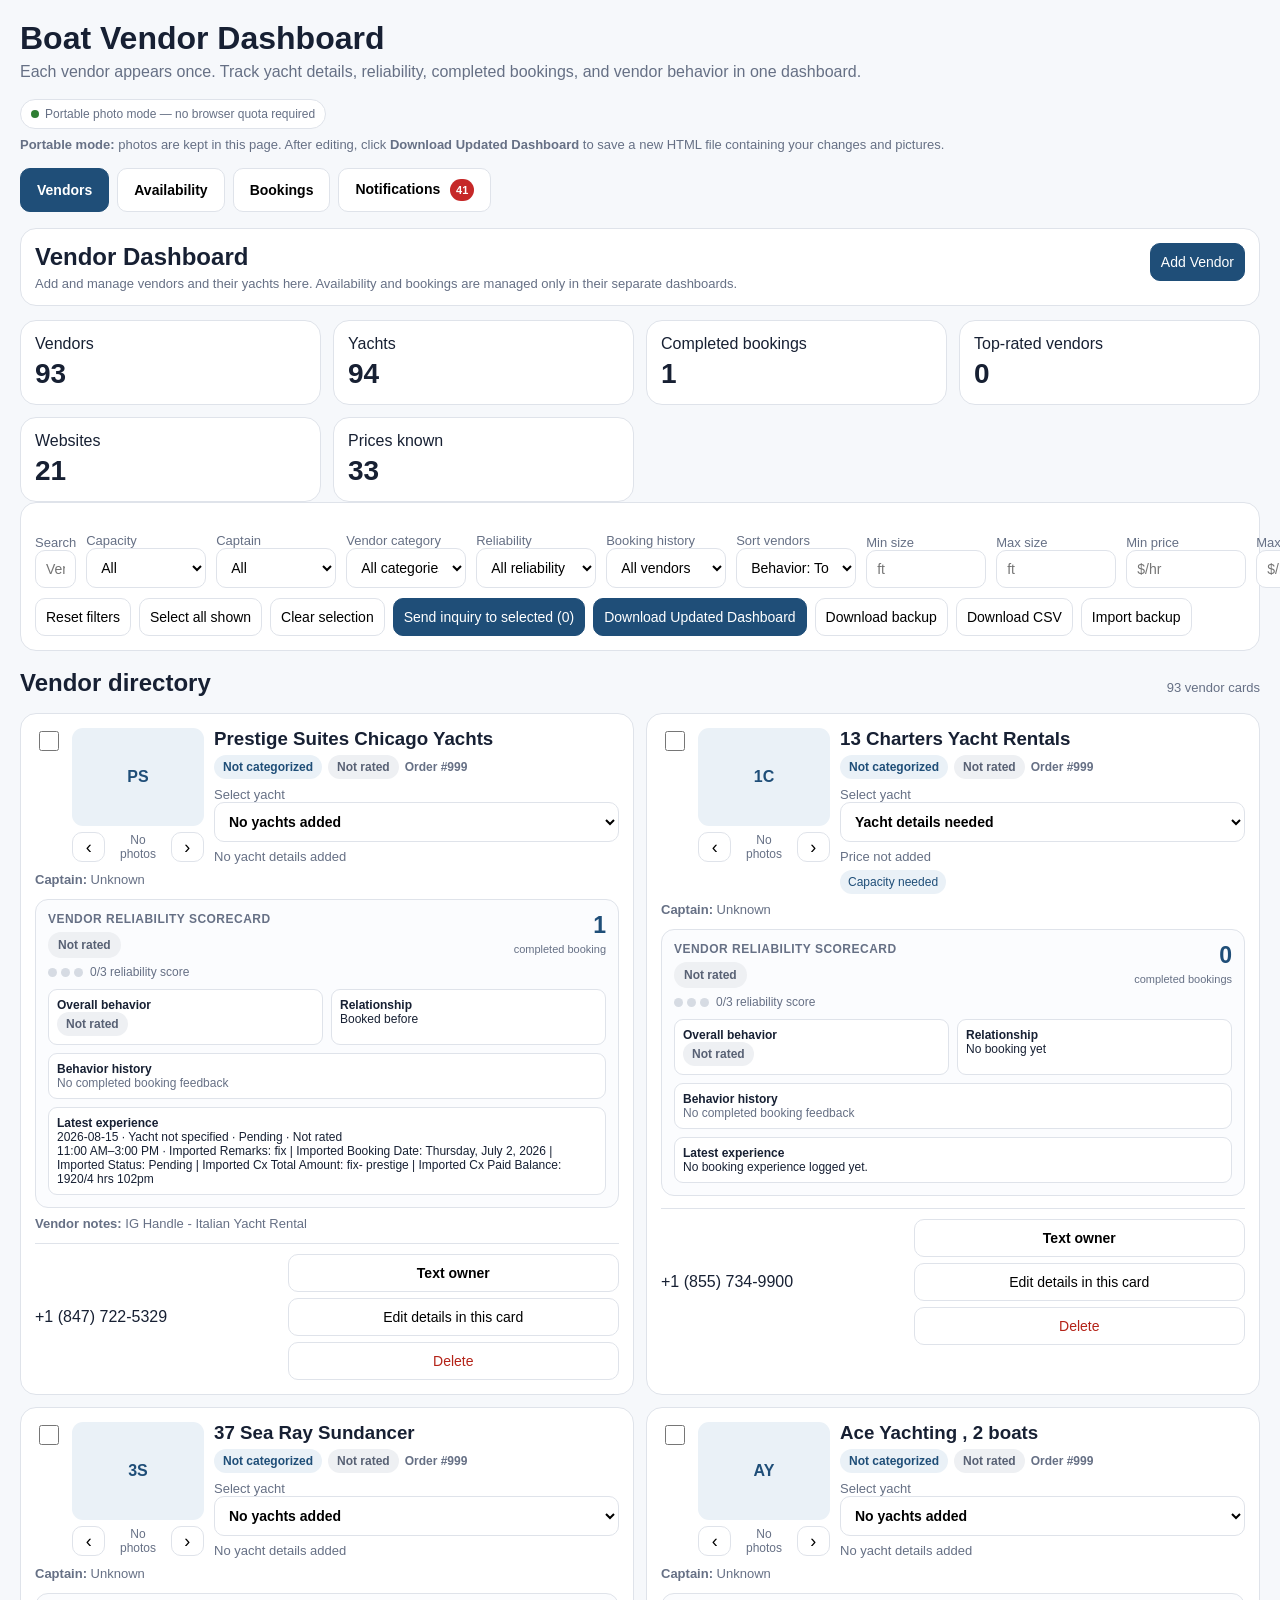
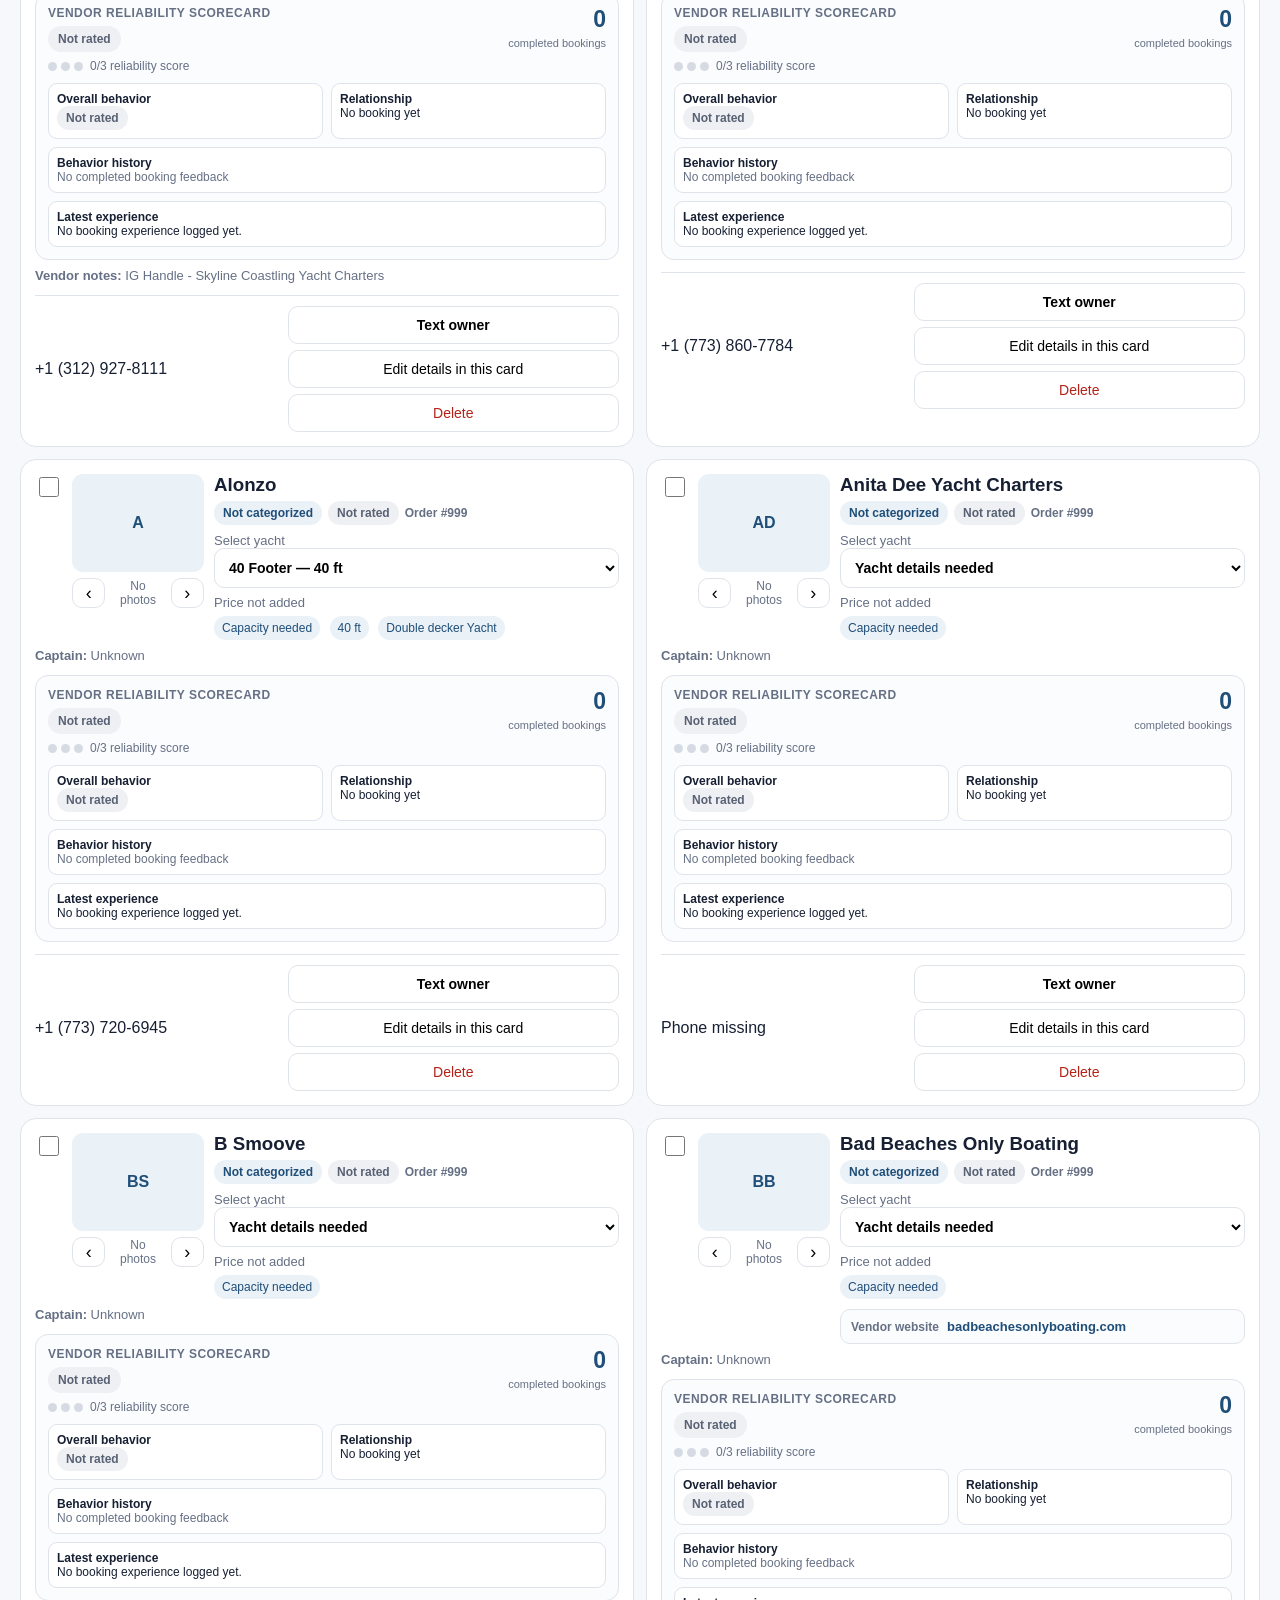
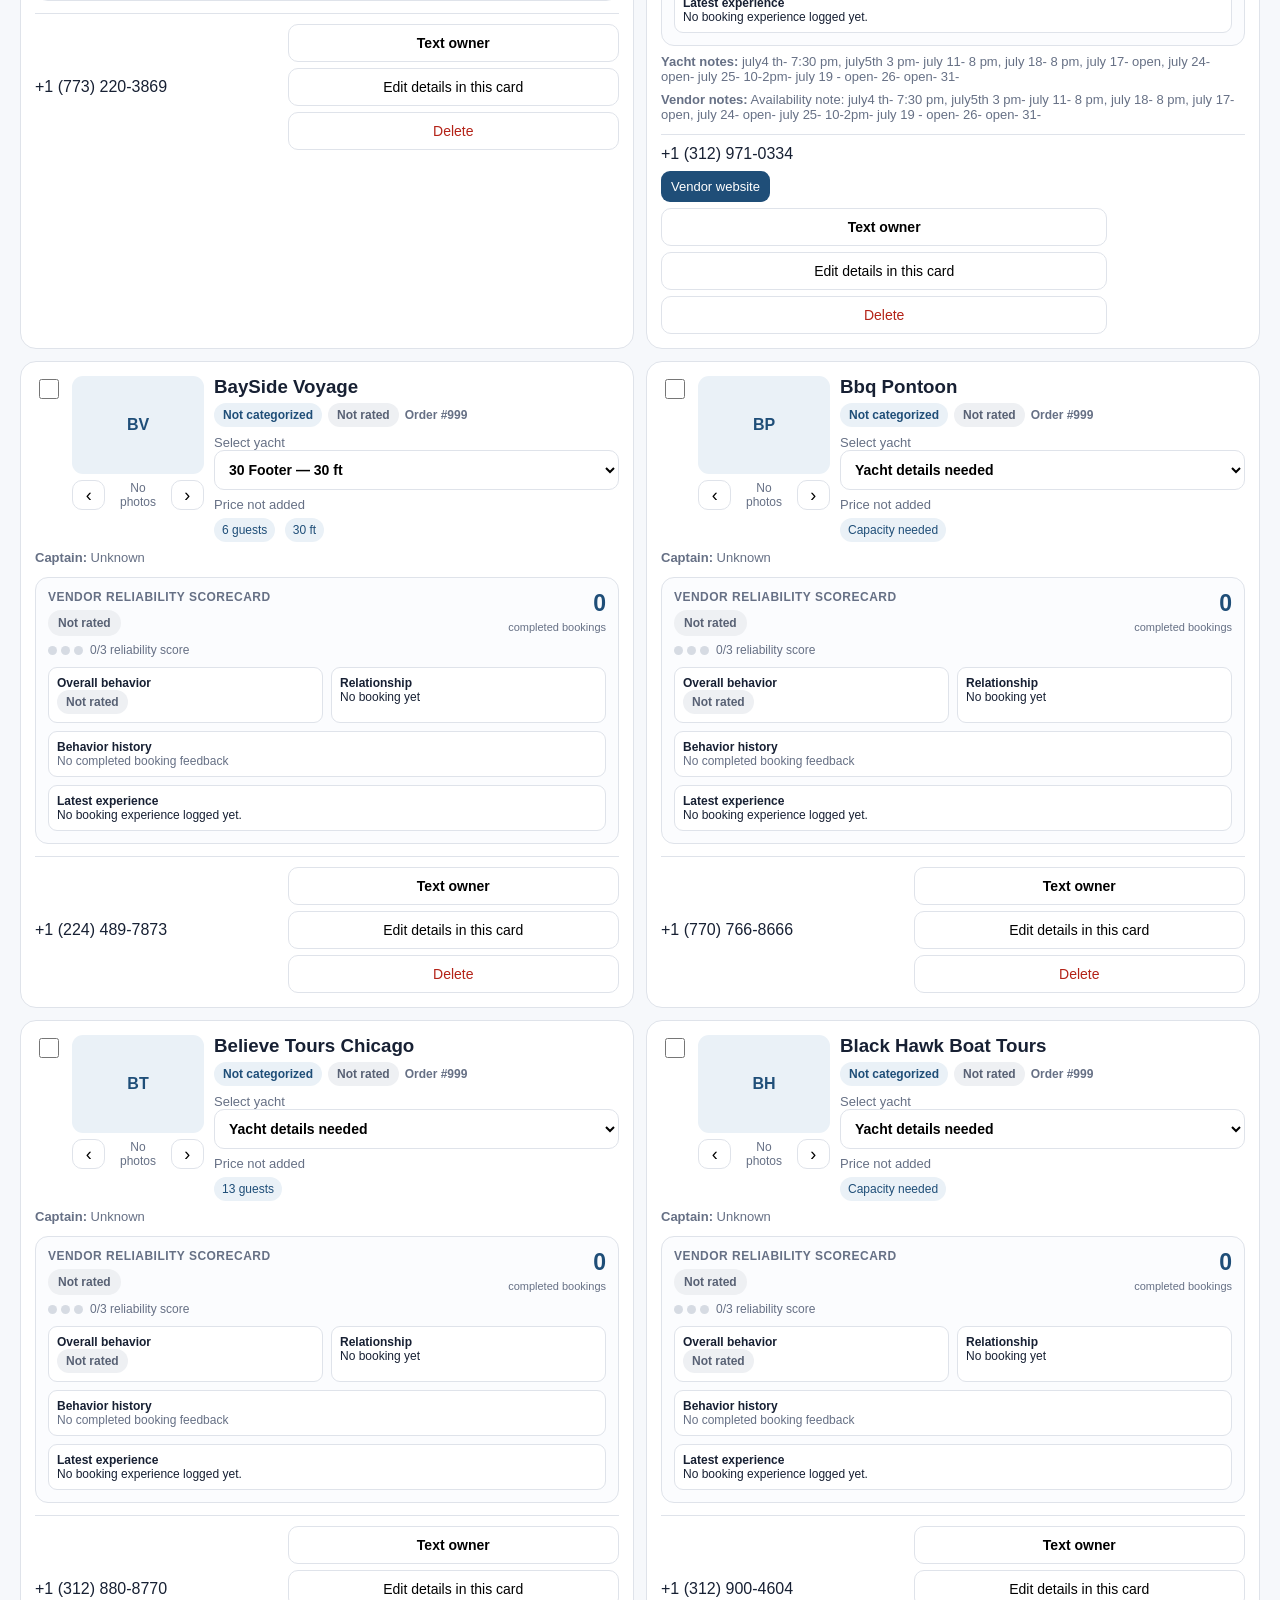
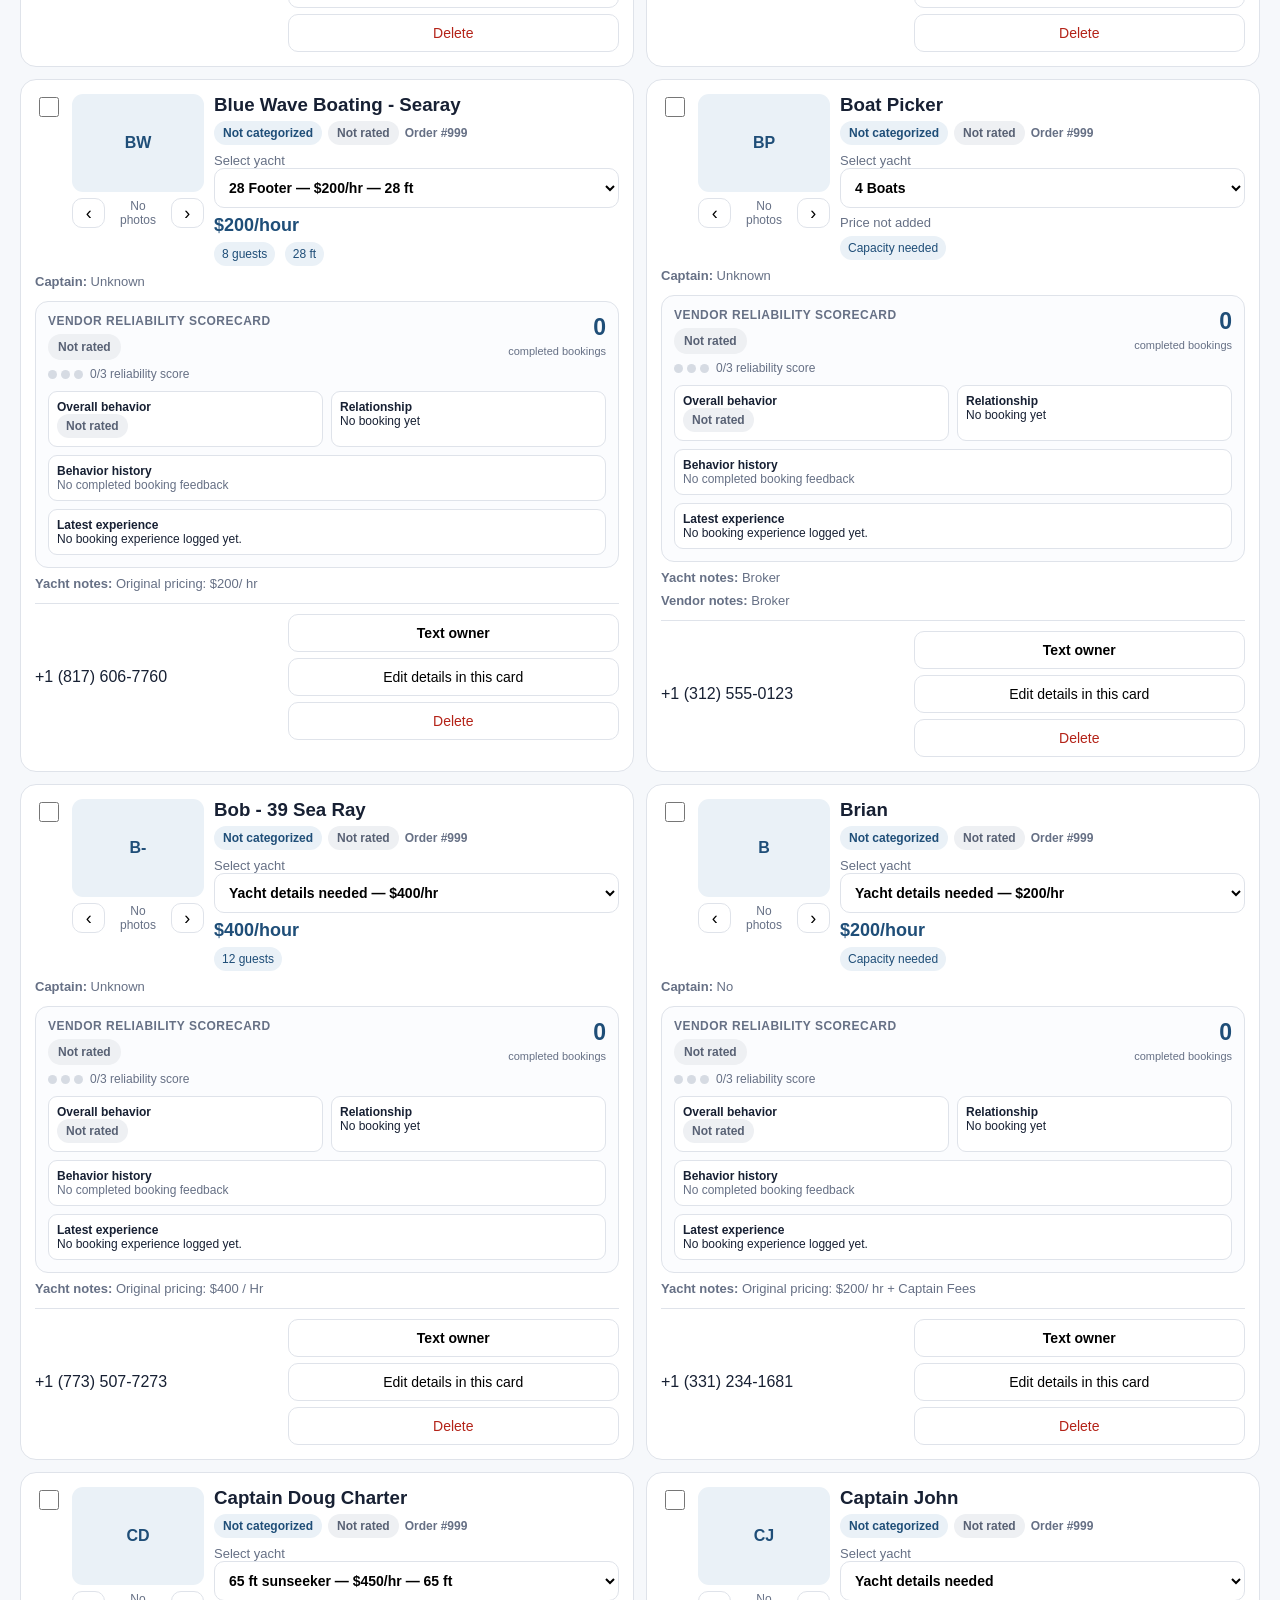
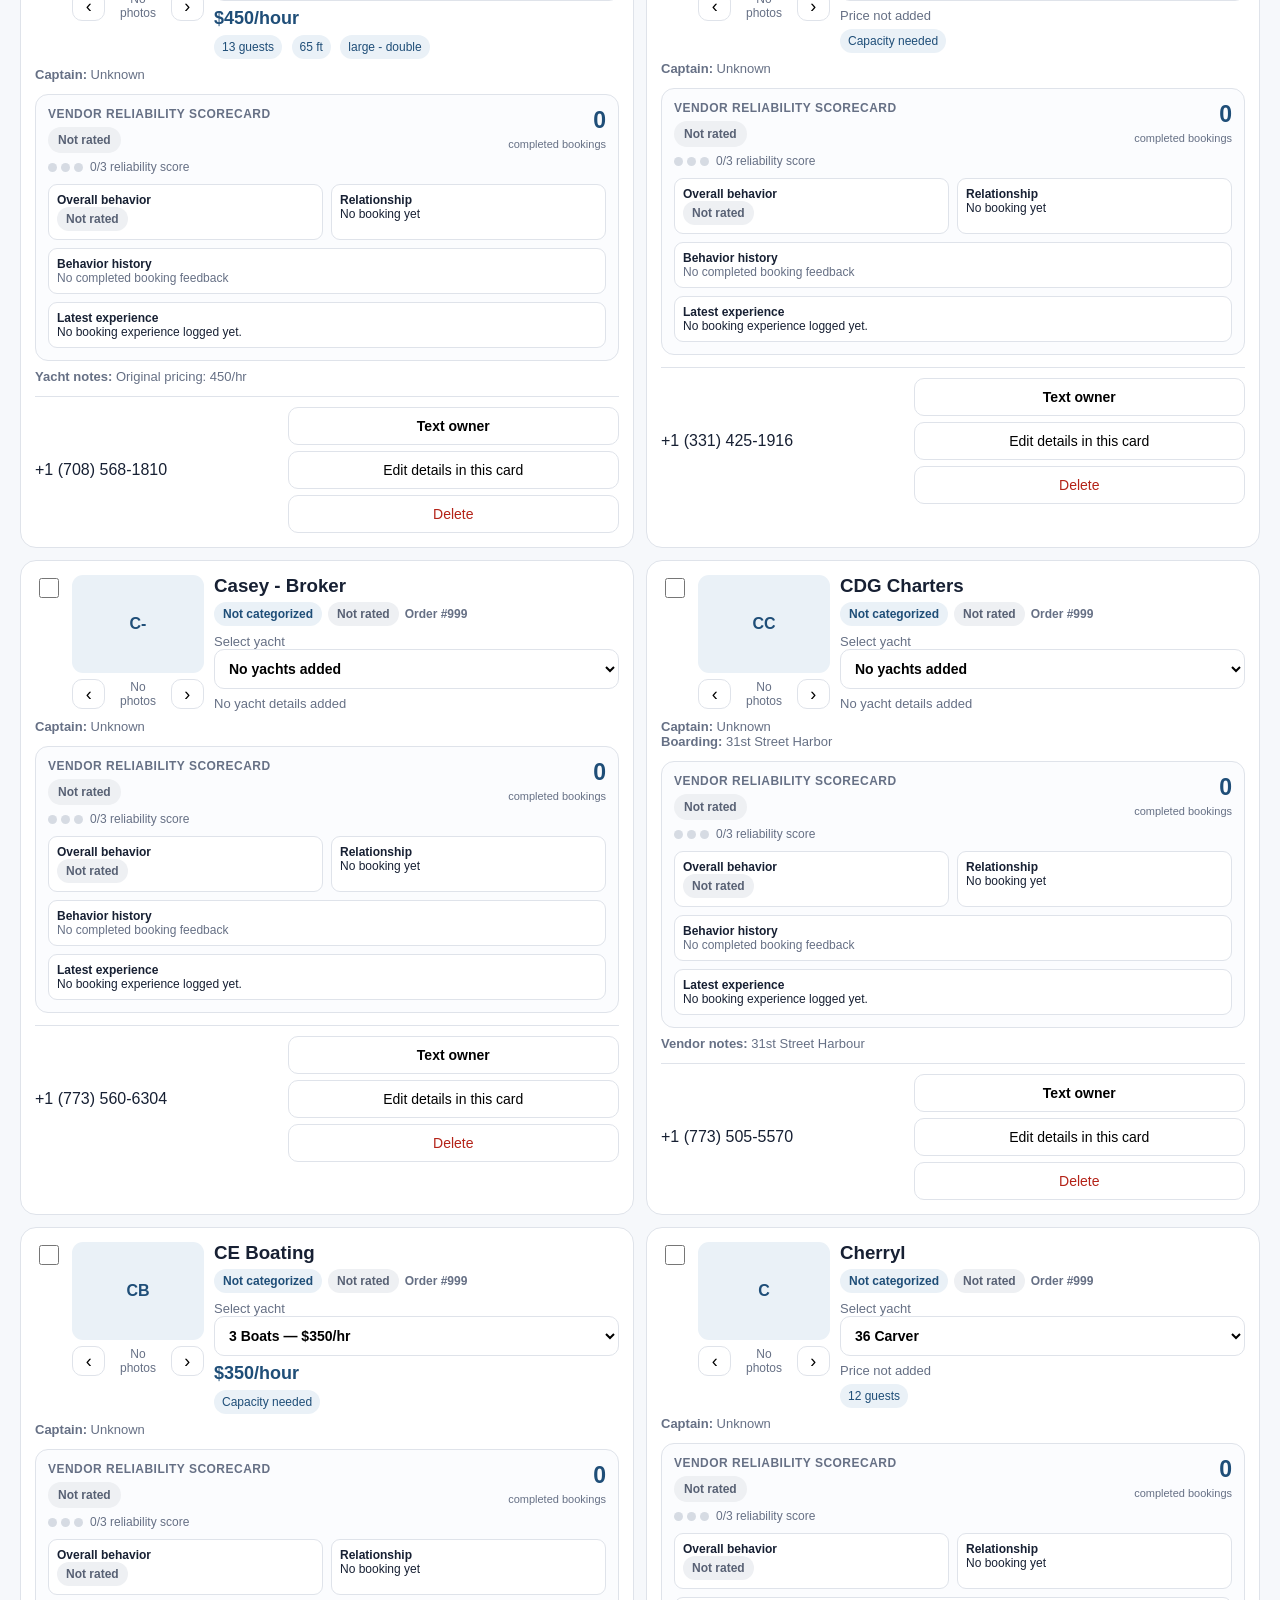
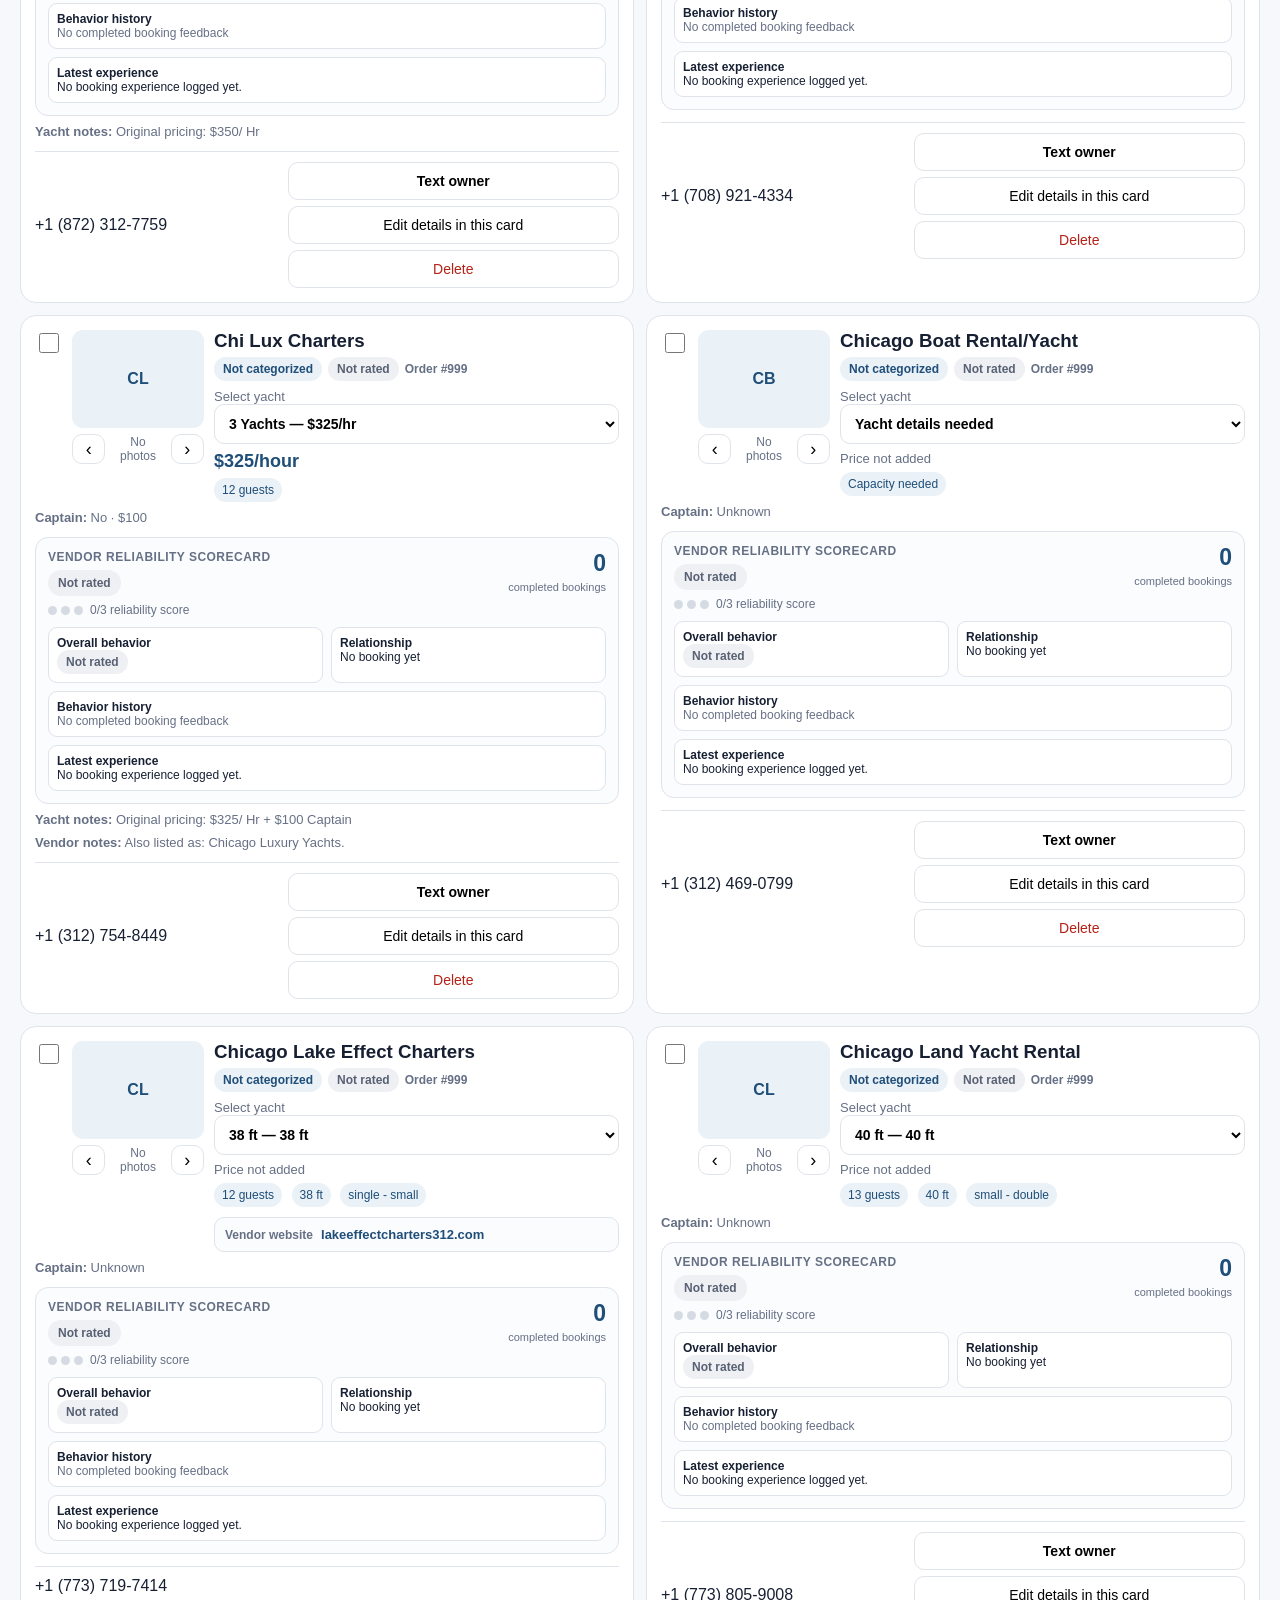
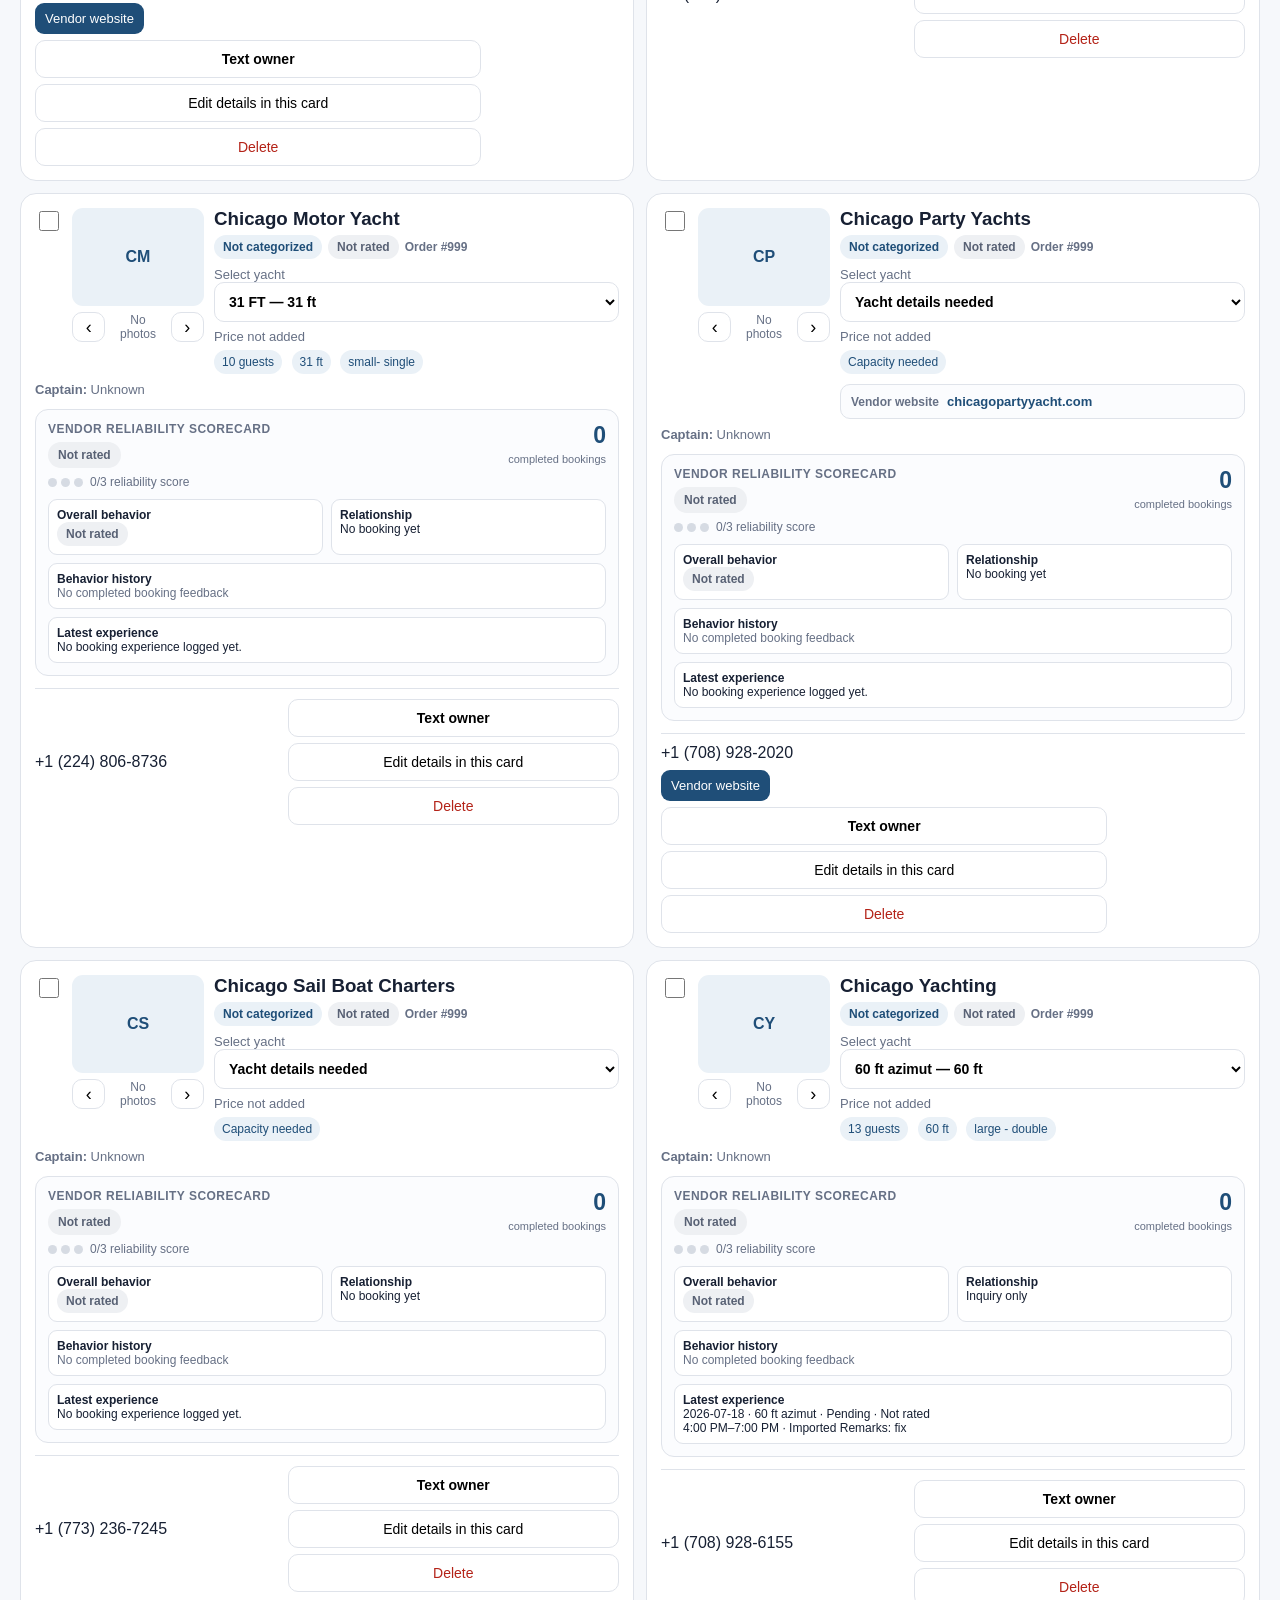
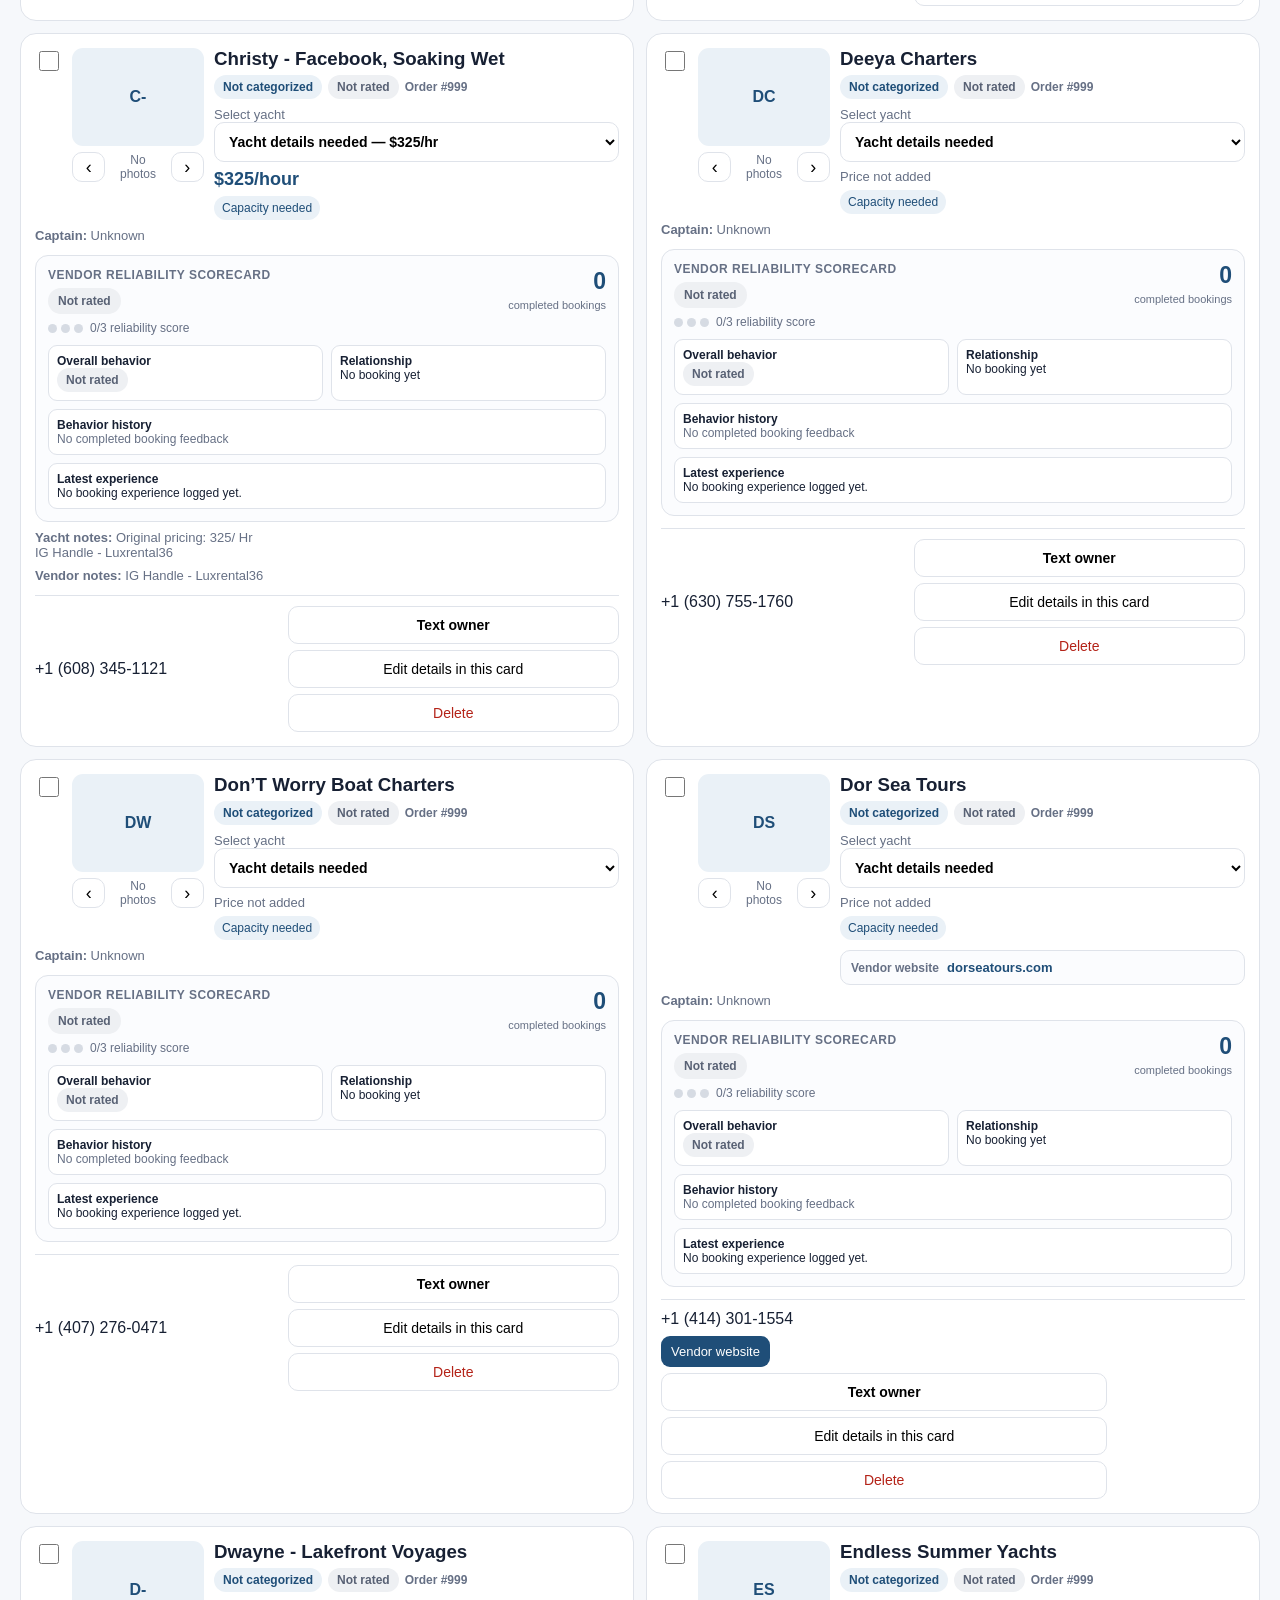
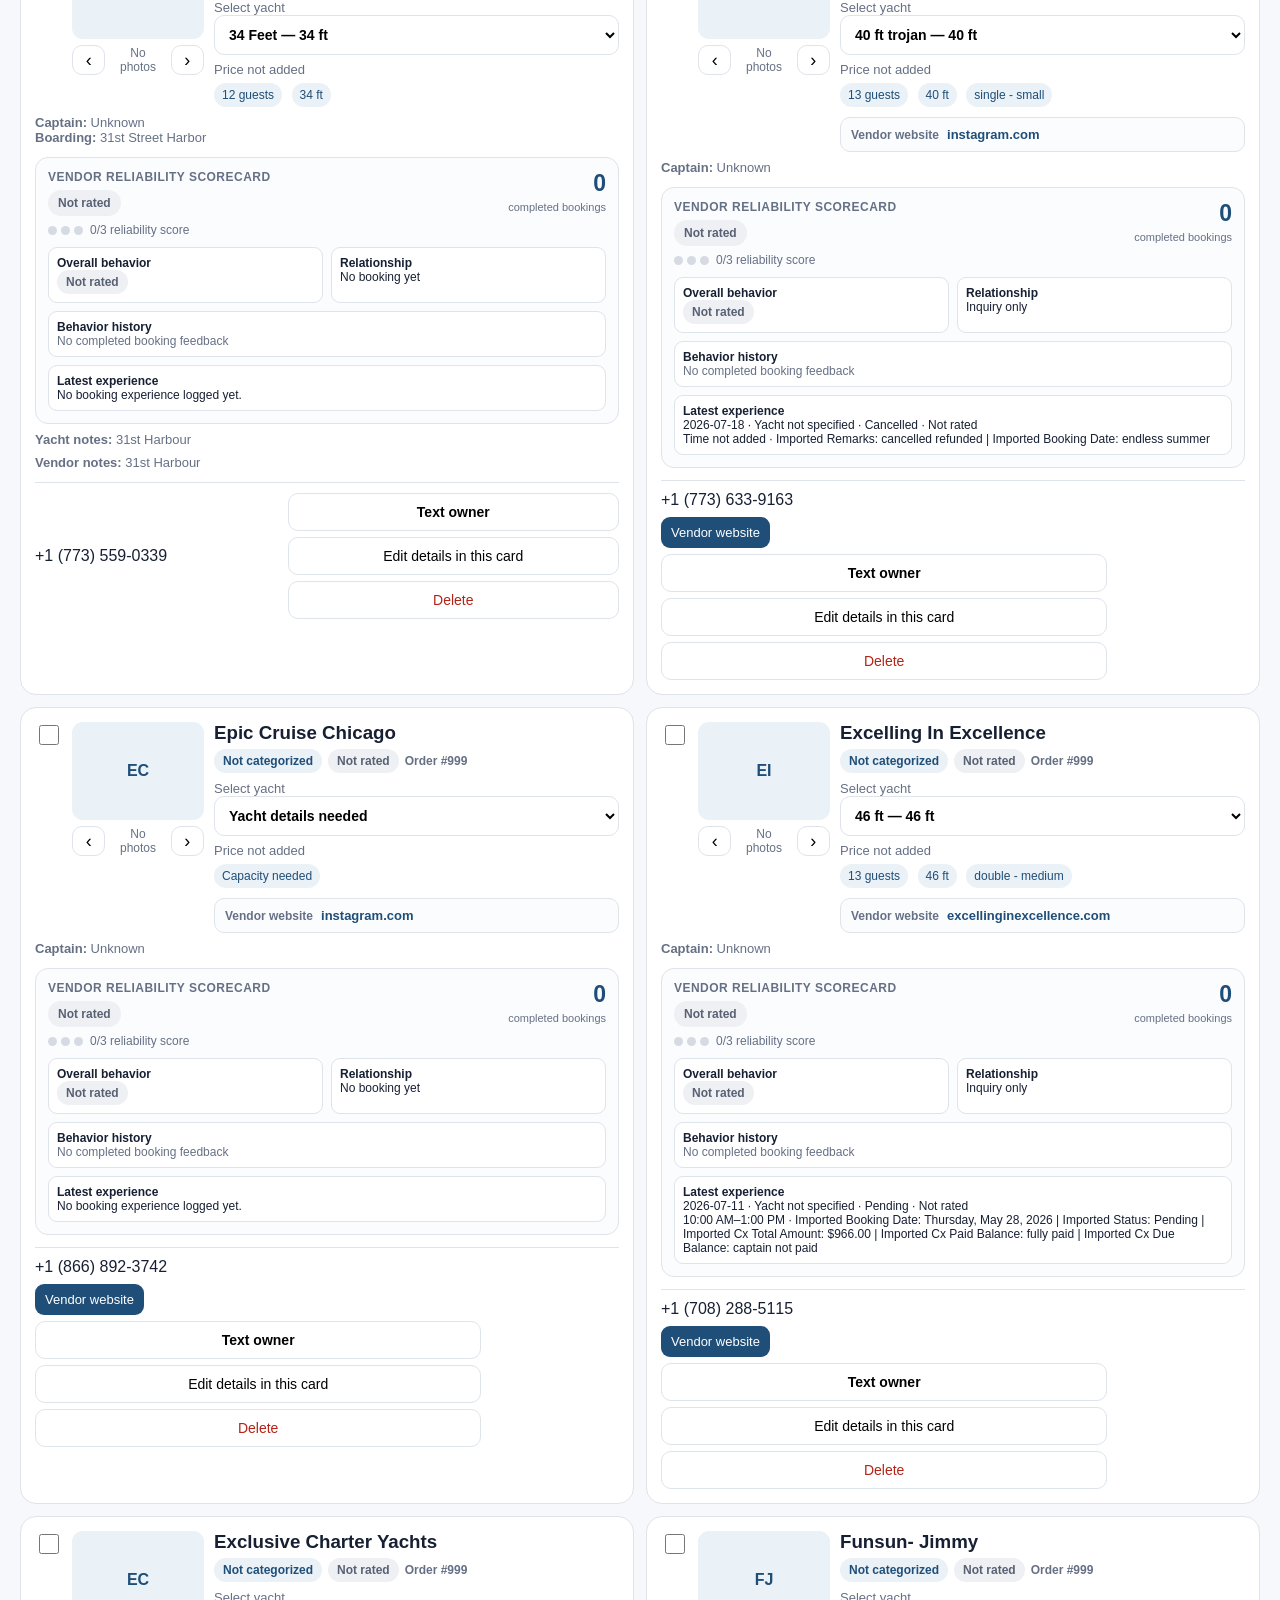
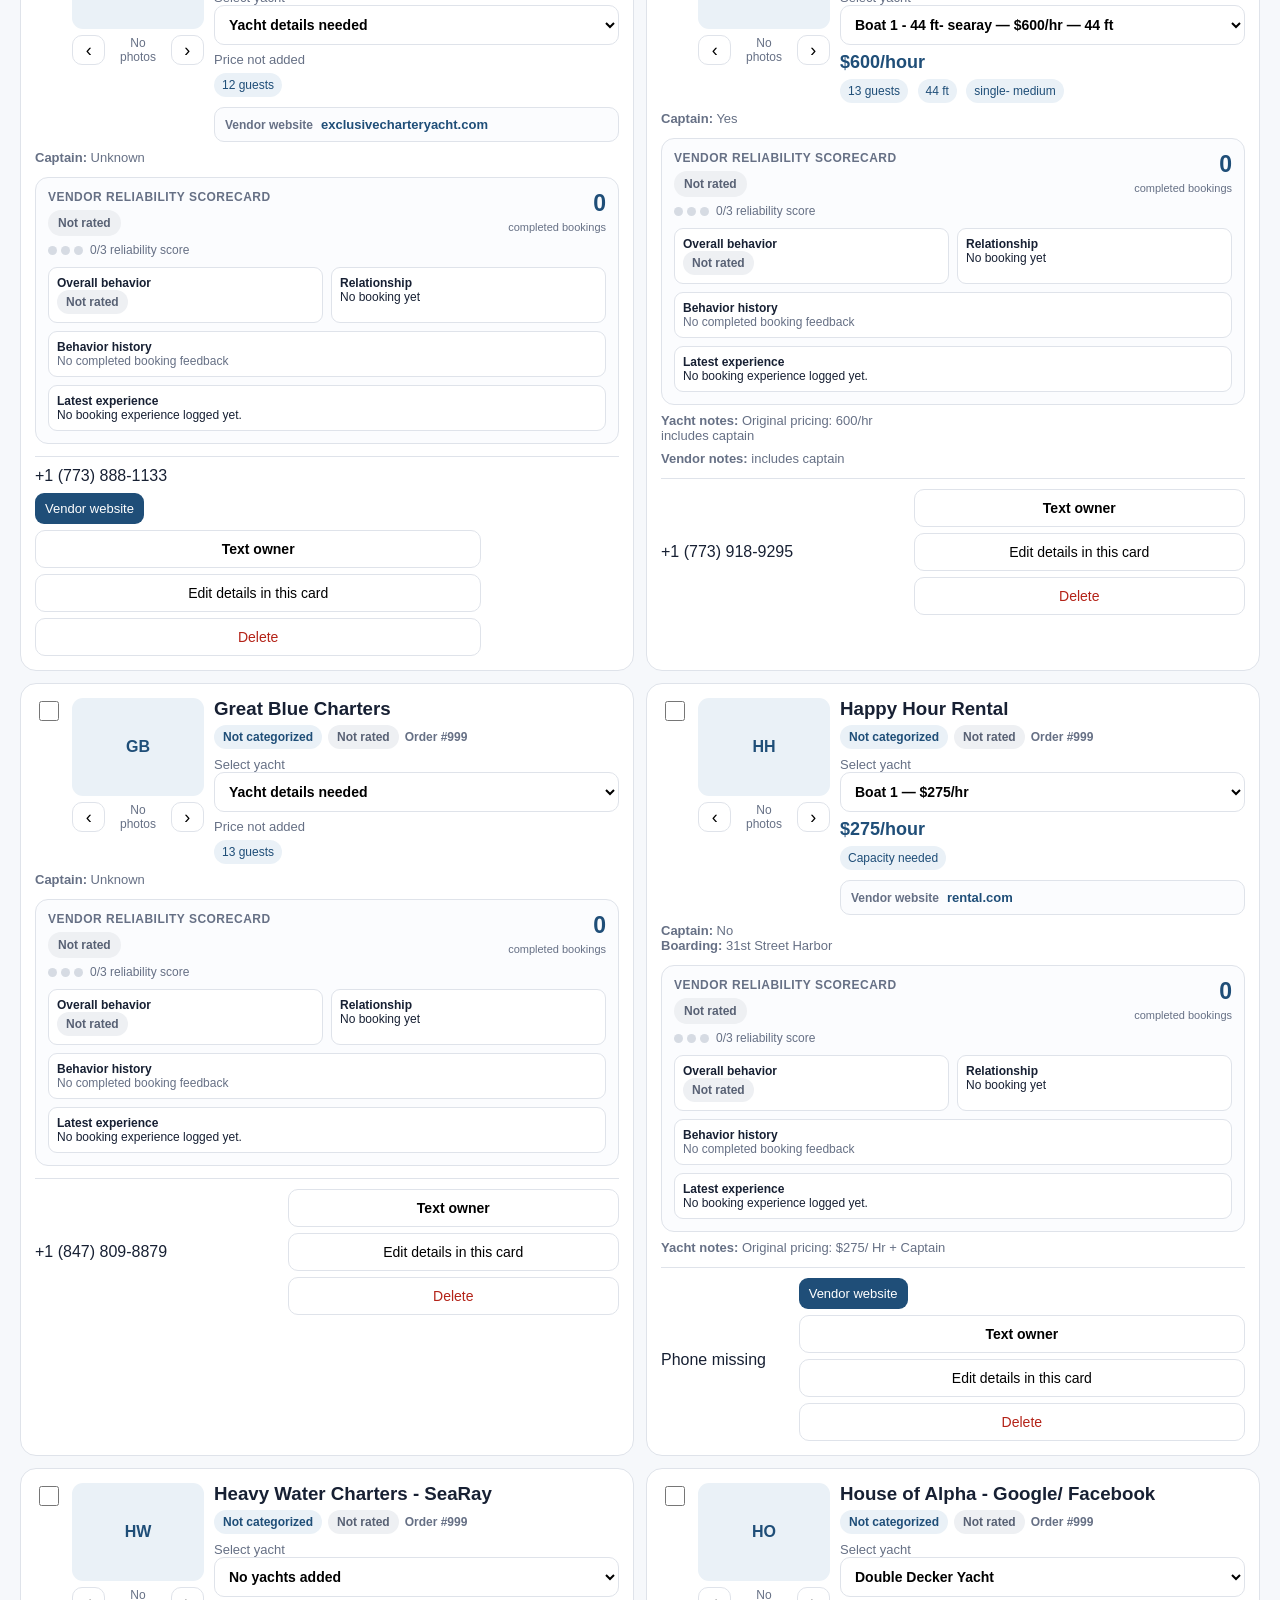
<file: Boat_Vendor_Dashboard_FULLY_AUDITED_FIXED.html>
<!doctype html>
<html lang="en">
<head>
<meta charset="utf-8">
<meta name="viewport" content="width=device-width,initial-scale=1">
<title>Boat Vendor Dashboard</title>
<style>
:root{--bg:#f6f8fb;--card:#fff;--text:#172033;--muted:#667085;--border:#dfe3ea;--accent:#1f4e78;--soft:#eaf1f7;--danger:#b42318}
*{box-sizing:border-box}
body{margin:0;font-family:Arial,Helvetica,sans-serif;background:var(--bg);color:var(--text)}
.wrap{max-width:1320px;margin:auto;padding:20px}
h1{margin:0}.sub{color:var(--muted);margin:6px 0 18px}
.metrics,.grid{display:grid;gap:12px}.metrics{grid-template-columns:repeat(4,1fr)}.grid{grid-template-columns:repeat(2,1fr);margin-top:16px}
.card{background:var(--card);border:1px solid var(--border);border-radius:16px;padding:14px}
.metric b{display:block;font-size:28px;margin-top:5px}
.controls{display:grid;grid-template-columns:2fr repeat(10,minmax(120px,1fr)) auto;gap:10px;align-items:end;margin-top:16px}
label{font-size:13px;color:var(--muted);display:block}
input,select,textarea,button{width:100%;padding:10px;border:1px solid var(--border);border-radius:10px;font-size:14px;background:#fff}
textarea{min-height:90px;resize:vertical}button{cursor:pointer}.primary{background:var(--accent);color:#fff;border-color:var(--accent)}.danger{color:var(--danger)}
.toolbar{display:flex;flex-wrap:wrap;gap:8px;margin-top:10px}.toolbar>*{width:auto}
.formgrid{display:grid;grid-template-columns:repeat(2,minmax(0,1fr));gap:14px}
.formgrid.three{grid-template-columns:repeat(3,minmax(0,1fr))}
.form-field{display:flex;flex-direction:column;gap:6px;min-width:0}
.form-field input,.form-field select,.form-field textarea{margin:0}
.span-2{grid-column:span 2}.span-3{grid-column:span 3}
.vendor-top{display:flex;gap:10px;align-items:flex-start}
.photo-carousel{width:132px;flex:none}.photo{width:132px;height:98px;border-radius:11px;background:var(--soft);display:flex;align-items:center;justify-content:center;font-weight:bold;color:var(--accent);overflow:hidden}
.photo img{width:100%;height:100%;object-fit:cover;display:block}
.photo-nav{display:flex;justify-content:space-between;align-items:center;margin-top:6px;gap:6px}.photo-nav button{width:34px;height:30px;padding:0;font-size:18px}.photo-count{font-size:12px;color:var(--muted);min-width:45px;text-align:center}
.yacht-picker{margin-top:8px}.yacht-picker select{font-weight:600}
.price-main{margin-top:7px;font-size:18px;font-weight:700;color:var(--accent)}.price-missing{margin-top:7px;font-size:13px;color:var(--muted)}
.badge{display:inline-block;background:var(--soft);color:var(--accent);border-radius:999px;padding:5px 8px;font-size:12px;margin:6px 5px 0 0}
.vendor-meta{display:flex;flex-wrap:wrap;gap:6px;align-items:center;margin-top:5px}
.vendor-category{display:inline-block;border-radius:999px;padding:5px 9px;font-size:12px;font-weight:700;background:var(--soft);color:var(--accent)}
.vendor-category.reliable{background:#e8f5e9;color:#256b2b}
.vendor-category.lazy{background:#fff4db;color:#8a6214}
.vendor-category.top-guy{background:#e7f0ff;color:#184f9c}
.vendor-category.expensive{background:#f8e8ef;color:#8f3157}

.vendor-order{font-size:12px;color:var(--muted);font-weight:600}
.overall-behavior{display:inline-flex;align-items:center;border-radius:999px;padding:5px 9px;font-size:12px;font-weight:800;background:#eef0f3;color:#586174}
.overall-behavior.top-rated{background:#e7f0ff;color:#184f9c}
.overall-behavior.good{background:#e8f5e9;color:#256b2b}
.overall-behavior.average{background:#fff4db;color:#8a6214}
.overall-behavior.poor{background:#fdeedc;color:#995117}
.overall-behavior.problem{background:#fdecec;color:#a22a20}
.overall-behavior.not-rated{background:#eef0f3;color:#586174}
.vendor-card{position:relative;transition:border-color .18s ease,box-shadow .18s ease}
.vendor-card.editing{grid-column:1/-1;border-color:#84a4c1;box-shadow:0 14px 34px rgba(31,78,120,.12)}
.vendor-card.editing>.editor-shell{margin:14px 0 4px;overflow:visible;border-color:#84a4c1}
.vendor-card.editing>.editor-shell .editor-header{border-radius:14px 14px 0 0}
.vendor-card.editing>.editor-shell .editor-header{position:sticky;top:0;z-index:8;box-shadow:0 5px 12px rgba(31,78,120,.08)}
.vendor-card.editing .editVendor:disabled{opacity:.65;cursor:default}
#editorHome:empty{display:none}
.yacht-website-row{display:flex;align-items:center;gap:8px;flex-wrap:wrap;margin-top:10px;padding:9px 10px;border:1px solid var(--border);border-radius:10px;background:#fbfcfe}
.yacht-website-row span{font-size:12px;color:var(--muted);font-weight:700}
.yacht-website-row a{color:var(--accent);font-size:13px;font-weight:700;text-decoration:none;overflow-wrap:anywhere}
.yacht-website-row a:hover{text-decoration:underline}
.inline-save-banner{margin:10px 0 0;padding:9px 11px;border-radius:10px;background:#e8f5e9;color:#256b2b;font-size:13px;font-weight:800}
.sms-status{margin-top:10px;padding:10px 12px;border:1px solid #b8d2bc;border-radius:10px;background:#eef8ef;color:#256b2b;font-size:13px;font-weight:700;line-height:1.4}
.sms-status.error{border-color:#efb3b3;background:#fff4f4;color:#a22a20}
.sms-status.info{border-color:#b8cadc;background:#f1f6fb;color:#1f4e78}
.sms-help{margin-top:8px;font-size:12px;color:var(--muted);line-height:1.45}
.app-error-banner{margin:0 0 16px;padding:12px 14px;border:1px solid #efb3b3;border-radius:12px;background:#fff4f4;color:#8f1d1d;font-size:13px;font-weight:700;line-height:1.45}
.app-error-banner button{width:auto;margin-left:10px;padding:5px 9px}
.textOwner{font-weight:700}
.reliability-card{margin-top:12px;padding:12px;border:1px solid var(--border);border-radius:13px;background:#fbfcfe}
.reliability-head{display:flex;justify-content:space-between;gap:10px;align-items:flex-start;flex-wrap:wrap}
.reliability-title{font-size:12px;color:var(--muted);font-weight:700;text-transform:uppercase;letter-spacing:.04em}
.reliability-badge{display:inline-flex;align-items:center;border-radius:999px;padding:6px 10px;font-size:12px;font-weight:800;background:#eef0f3;color:#586174}
.reliability-badge.responsive{background:#e8f5e9;color:#256b2b}
.reliability-badge.slow{background:#fff4db;color:#8a6214}
.reliability-badge.not-reliable{background:#fdecec;color:#a22a20}
.reliability-badge.not-rated{background:#eef0f3;color:#586174}
.score-line{display:flex;align-items:center;gap:7px;margin-top:7px;font-size:12px;color:var(--muted)}
.score-dots{display:inline-flex;gap:4px}.score-dot{width:9px;height:9px;border-radius:50%;background:#d6dbe3}.score-dot.active{background:var(--accent)}
.booking-stat{min-width:105px;text-align:right}.booking-stat strong{display:block;font-size:23px;color:var(--accent)}.booking-stat span{font-size:11px;color:var(--muted)}
.reliability-details{display:grid;grid-template-columns:repeat(2,minmax(0,1fr));gap:8px;margin-top:10px;font-size:12px}
.reliability-details>div{padding:8px;border-radius:9px;background:var(--card);border:1px solid var(--border)}
.behavior-chip{display:inline-block;border-radius:999px;padding:3px 7px;background:var(--soft);color:var(--accent);font-size:11px;font-weight:700;margin:2px 3px 2px 0}
.booking-list{display:grid;gap:9px;margin-top:12px}.booking-row{border:1px solid var(--border);border-radius:11px;padding:11px;background:var(--card)}
.booking-row-head{display:flex;justify-content:space-between;gap:10px;align-items:flex-start}.booking-row-title{font-weight:700}.booking-row-meta{font-size:12px;color:var(--muted);margin-top:3px}.booking-row-actions{display:flex;gap:6px}.booking-row-actions button{width:auto;padding:7px 9px}
.booking-empty{padding:12px;border:1px dashed var(--border);border-radius:11px;color:var(--muted);font-size:13px}

.note{font-size:13px;color:var(--muted);margin-top:8px}.foot{border-top:1px solid var(--border);margin-top:12px;padding-top:10px;display:flex;justify-content:space-between;gap:8px;flex-wrap:wrap;align-items:center}
.linkbtn{display:inline-block;background:var(--accent);color:#fff;text-decoration:none;padding:8px 10px;border-radius:9px;font-size:13px}.actions{display:flex;gap:6px;flex-wrap:wrap}
.hidden{display:none}.slot-row{display:grid;grid-template-columns:1fr 1fr 1fr 1fr 2fr auto;gap:7px;align-items:center;padding:9px 0;border-top:1px solid var(--border)}
.yacht-list{display:grid;gap:9px;margin-top:12px}.yacht-row{display:grid;grid-template-columns:minmax(180px,2fr) repeat(3,minmax(90px,1fr)) auto auto;gap:8px;align-items:center;padding:11px;border:1px solid var(--border);border-radius:11px;background:var(--card)}
.help{font-size:12px;color:var(--muted);margin-top:4px}

.editor-shell{margin-top:18px;padding:0;overflow:hidden;border:1px solid var(--border);border-radius:18px;background:var(--card)}
.editor-header{display:flex;align-items:flex-start;justify-content:space-between;gap:16px;padding:20px 22px;border-bottom:1px solid var(--border);background:var(--soft)}
.editor-header h2{margin:0 0 4px}
.editor-header p{margin:0;color:var(--muted);font-size:13px}
.editor-body{display:grid;gap:18px;padding:20px}
.form-section{border:1px solid var(--border);border-radius:14px;padding:16px;background:var(--card)}
.form-section.soft{background:#fbfcfe}
.section-head{display:flex;align-items:flex-start;justify-content:space-between;gap:12px;margin-bottom:14px}
.section-head h3{margin:0 0 3px;font-size:17px}
.section-head p{margin:0;color:var(--muted);font-size:12px}
.section-head .toolbar{margin:0}
.editor-actions{display:flex;justify-content:flex-end;gap:10px;padding:16px 20px;border-top:1px solid var(--border);background:#fbfcfe}
.editor-actions button{width:auto;min-width:110px}
.yacht-editor-panel{margin-top:14px;border:1px solid var(--border);border-radius:14px;padding:16px;background:var(--soft)}
.yacht-editor-panel h3{margin:0 0 14px}
.availability-panel{margin-top:16px;border-top:1px solid var(--border);padding-top:16px}
.file-note{font-size:12px;color:var(--muted);margin-top:4px}
.save-status{min-height:20px;margin-top:10px;font-size:13px;font-weight:600;color:#2e7d32}
.save-status.error{color:var(--danger)}
.storage-status{display:inline-flex;align-items:center;gap:6px;margin:0 0 16px;padding:7px 10px;border:1px solid var(--border);border-radius:999px;background:var(--card);font-size:12px;color:var(--muted)}
.storage-dot{width:8px;height:8px;border-radius:50%;background:#2e7d32}
.storage-dot.warn{background:#c58a00}.storage-dot.error{background:var(--danger)}
input[type="file"]{padding:8px;background:#fbfcfe}
.photo-preview{display:flex;gap:8px;flex-wrap:wrap;min-height:0}.photo-preview img{width:110px;height:78px;object-fit:cover;border-radius:10px;border:1px solid var(--border)}.photo-preview .preview-label{font-size:12px;color:var(--muted);width:100%}


.dashboard-view.hidden,#availabilityDashboardView.hidden,#bookingDashboardView.hidden,#vendorDashboardView.hidden{display:none!important}
.vendor-dashboard-hero{display:flex;justify-content:space-between;align-items:flex-start;gap:16px;flex-wrap:wrap;margin-bottom:14px}
.vendor-dashboard-hero h2{margin:0 0 5px}
.vendor-dashboard-hero p{margin:0;color:var(--muted);font-size:13px}
.vendor-dashboard-hero button{width:auto}
.view-tabs{display:flex;gap:8px;margin:0 0 16px;flex-wrap:wrap}
.view-tab{width:auto;padding:10px 16px;font-weight:700}
.view-tab.active{background:var(--accent);color:#fff;border-color:var(--accent)}
.availability-shell{display:grid;gap:16px}
.availability-hero{display:flex;justify-content:space-between;gap:16px;align-items:flex-start;flex-wrap:wrap}
.availability-hero h2{margin:0 0 5px}
.availability-hero p{margin:0;color:var(--muted);font-size:13px}
.availability-metrics{display:grid;grid-template-columns:repeat(4,minmax(0,1fr));gap:12px}
.availability-form-grid{display:grid;grid-template-columns:repeat(4,minmax(0,1fr));gap:12px}
.availability-filter-grid{display:grid;grid-template-columns:2fr repeat(4,minmax(130px,1fr));gap:10px;align-items:end}
.availability-total{padding:12px;border-radius:12px;background:var(--soft);color:var(--accent);font-weight:800}
.availability-list{display:grid;gap:10px}
.availability-record{border:1px solid var(--border);border-radius:14px;background:var(--card);overflow:hidden}
.availability-record summary{list-style:none;cursor:pointer;padding:11px 13px}
.availability-record summary::-webkit-details-marker{display:none}
.availability-record summary:hover{background:#fbfcfe}
.availability-summary{display:grid;grid-template-columns:minmax(130px,1fr) minmax(180px,1.4fr) minmax(120px,.8fr) auto;gap:12px;align-items:center}
.availability-summary-item span{display:block;font-size:11px;color:var(--muted);margin-bottom:2px}
.availability-summary-item strong{font-size:14px}
.availability-chevron{font-size:18px;color:var(--muted);transition:transform .18s ease}
.availability-record[open] .availability-chevron{transform:rotate(180deg)}
.availability-expanded{padding:0 13px 13px;border-top:1px solid var(--border)}
.availability-record-head{display:flex;justify-content:space-between;gap:12px;align-items:flex-start;flex-wrap:wrap;margin-top:12px}
.availability-record-title{font-weight:800;font-size:16px}
.availability-record-sub{color:var(--muted);font-size:13px;margin-top:3px}
.availability-record-grid{display:grid;grid-template-columns:repeat(4,minmax(0,1fr));gap:9px;margin-top:12px}
.availability-record-grid>div{border:1px solid var(--border);border-radius:10px;padding:9px;background:#fbfcfe}
.availability-record-grid span{display:block;font-size:11px;color:var(--muted);margin-bottom:3px}
.availability-record-grid strong{font-size:13px}
.availability-status{display:inline-flex;border-radius:999px;padding:6px 10px;font-size:12px;font-weight:800;background:#eef0f3;color:#586174}
.availability-status.available{background:#e8f5e9;color:#256b2b}
.availability-status.booked{background:#e7f0ff;color:#184f9c}
.availability-status.on-hold{background:#fff4db;color:#8a6214}
.availability-status.unavailable{background:#fdecec;color:#a22a20}
.availability-empty{padding:20px;border:1px dashed var(--border);border-radius:14px;color:var(--muted);text-align:center}

.booking-dashboard-shell{display:grid;gap:14px}
.booking-dashboard-hero{display:flex;justify-content:space-between;align-items:flex-start;gap:16px;flex-wrap:wrap}
.booking-dashboard-hero h2{margin:0 0 5px}
.booking-dashboard-hero p{margin:0;color:var(--muted);font-size:13px}
.booking-dashboard-metrics{display:grid;grid-template-columns:repeat(5,minmax(0,1fr));gap:10px}
.booking-editor-card{border:2px solid #cbd7e4;box-shadow:0 12px 28px rgba(31,78,120,.08)}
.booking-dashboard-form{display:grid;grid-template-columns:repeat(3,minmax(0,1fr));gap:12px}
.booking-dashboard-filter{display:grid;grid-template-columns:2fr repeat(2,minmax(150px,1fr));gap:10px;align-items:end}
.booking-total-box{padding:12px;border-radius:12px;background:var(--soft);color:var(--accent);font-weight:800}
.booking-conflict{margin-top:8px;padding:9px 11px;border-radius:10px;background:#fff4db;color:#8a6214;font-size:13px;font-weight:700}
.booking-save-banner{padding:11px 13px;border-radius:11px;background:#e8f5e9;color:#256b2b;font-size:13px;font-weight:800;margin-bottom:12px}
.booking-list{display:grid;gap:9px}
.booking-list-header{display:grid;grid-template-columns:minmax(170px,1.25fr) minmax(145px,1fr) minmax(190px,1.35fr) minmax(105px,.7fr) minmax(115px,.75fr) 34px;gap:12px;padding:0 14px 7px;color:var(--muted);font-size:11px;font-weight:800;text-transform:uppercase;letter-spacing:.04em}
.booking-card{border:1px solid var(--border);border-radius:13px;background:var(--card);overflow:hidden}
.booking-card summary{list-style:none;cursor:pointer;padding:11px 14px}
.booking-card summary::-webkit-details-marker{display:none}
.booking-card summary:hover{background:#f8fafc}
.booking-card[open]{border-color:#9fb4c8;box-shadow:0 8px 22px rgba(31,78,120,.07)}
.booking-summary{display:grid;grid-template-columns:minmax(170px,1.25fr) minmax(145px,1fr) minmax(190px,1.35fr) minmax(105px,.7fr) minmax(115px,.75fr) 34px;gap:12px;align-items:center}
.booking-summary-cell{min-width:0}
.booking-summary-cell>span{display:block;font-size:11px;color:var(--muted);margin-bottom:2px}
.booking-summary-cell>strong{display:block;font-size:14px;overflow:hidden;text-overflow:ellipsis;white-space:nowrap}
.booking-summary-primary strong{font-size:15px}
.booking-summary-primary small{display:block;color:var(--muted);font-size:12px;margin-top:3px;overflow:hidden;text-overflow:ellipsis;white-space:nowrap}
.booking-summary-status{display:flex;flex-direction:column;align-items:flex-start;gap:4px}
.booking-summary-chevron{display:flex;align-items:center;justify-content:center;font-size:20px;color:var(--muted);transition:transform .18s ease}
.booking-card[open] .booking-summary-chevron{transform:rotate(180deg)}
.booking-expanded{padding:14px;border-top:1px solid var(--border);background:#fbfcfe}
.booking-detail-sections{
  display:grid;
  grid-template-columns:repeat(2,minmax(0,1fr));
  gap:12px;
  align-items:stretch
}
.booking-detail-section{
  border:1px solid var(--border);
  border-radius:12px;
  padding:13px;
  background:#fff;
  min-width:0;
  height:100%
}
.booking-detail-section h4{
  margin:0 0 10px;
  padding-bottom:8px;
  border-bottom:1px solid var(--border);
  font-size:14px;
  color:var(--accent)
}
.booking-detail-grid{
  display:grid;
  grid-template-columns:repeat(2,minmax(0,1fr));
  gap:8px
}
.booking-detail-grid>div{
  border-radius:9px;
  padding:9px 10px;
  background:#f7f9fb;
  min-width:0
}
.booking-detail-grid span{display:block;font-size:11px;color:var(--muted);margin-bottom:3px}
.booking-detail-grid strong{
  display:block;
  font-size:13px;
  line-height:1.35;
  overflow-wrap:anywhere
}
.booking-attention-box{margin-top:12px;padding:10px 11px;border:1px solid #efb3b3;border-radius:10px;background:#fff4f4;color:#8f1d1d;font-size:13px;font-weight:700}
.booking-status{display:inline-flex;border-radius:999px;padding:6px 10px;font-size:12px;font-weight:800;background:#eef0f3;color:#586174}
.booking-status.inquiry{background:#fff4db;color:#8a6214}
.booking-status.confirmed{background:#e7f0ff;color:#184f9c}
.booking-status.completed{background:#e8f5e9;color:#256b2b}
.booking-status.rescheduled{background:#f4e8ff;color:#65409a}
.booking-status.cancelled{background:#fdecec;color:#a22a20}
.payment-status{display:inline-flex;border-radius:999px;padding:5px 9px;font-size:12px;font-weight:700;background:#eef0f3;color:#586174}
.payment-status.paid-in-full{background:#e8f5e9;color:#256b2b}
.payment-status.deposit-paid{background:#e7f0ff;color:#184f9c}
.payment-status.unpaid{background:#fff4db;color:#8a6214}
.payment-status.refunded{background:#f4e8ff;color:#65409a}
.booking-actions{display:flex;gap:7px;flex-wrap:wrap;margin-top:12px;justify-content:flex-end}
.booking-actions button{width:auto}
.booking-empty-dashboard{padding:20px;border:1px dashed var(--border);border-radius:14px;color:var(--muted);text-align:center}

.notification-tab-badge{display:inline-flex;align-items:center;justify-content:center;min-width:22px;height:22px;margin-left:6px;padding:0 6px;border-radius:999px;background:#c62828;color:#fff;font-size:11px;font-weight:800}
.notification-tab-badge.zero{background:#8a94a3}
.notification-shell{display:grid;gap:16px}
.notification-hero{display:flex;justify-content:space-between;gap:16px;align-items:flex-start;flex-wrap:wrap}
.notification-hero h2{margin:0 0 5px}
.notification-hero p{margin:0;color:var(--muted);font-size:13px}
.notification-metrics{display:grid;grid-template-columns:repeat(4,minmax(0,1fr));gap:12px}
.notification-filter-grid{display:grid;grid-template-columns:2fr repeat(2,minmax(150px,1fr));gap:10px;align-items:end}
.notification-list{display:grid;gap:11px}
.notification-card{border:2px solid #d32f2f;border-radius:14px;background:#fff4f4;padding:14px}
.notification-card.resolved{border-color:#82b886;background:#f1faf2}
.notification-card-head{display:flex;justify-content:space-between;gap:12px;align-items:flex-start;flex-wrap:wrap}
.notification-card-title{font-size:16px;font-weight:800;color:#8f1d1d}
.notification-card.resolved .notification-card-title{color:#256b2b}
.notification-card-sub{font-size:13px;color:var(--muted);margin-top:3px}
.notification-reasons{display:grid;gap:6px;margin-top:11px}
.notification-reason{display:flex;align-items:flex-start;gap:8px;padding:8px 10px;border-radius:10px;background:#fff;border:1px solid #efb3b3;color:#8f1d1d;font-size:13px;font-weight:700}
.notification-card.resolved .notification-reason{border-color:#b7d7ba;color:#256b2b}
.notification-check{display:flex;align-items:center;gap:8px;padding:8px 10px;border-radius:10px;background:#fff;border:1px solid var(--border);font-size:13px;font-weight:700}
.notification-check input{width:18px;height:18px;margin:0}
.notification-actions{display:flex;gap:8px;flex-wrap:wrap;margin-top:12px}
.notification-actions button{width:auto}
.notification-empty{padding:24px;border:1px dashed var(--border);border-radius:14px;color:var(--muted);text-align:center}
.attention-inline{display:inline-flex;align-items:center;border-radius:999px;padding:5px 8px;background:#fdecec;color:#a22a20;font-size:11px;font-weight:800;margin-top:5px}


.availability-actions{display:flex;gap:7px;flex-wrap:wrap;margin-top:12px}
.availability-actions button{width:auto}

@media(max-width:920px){
  .metrics,.availability-metrics,.booking-dashboard-metrics,.notification-metrics{grid-template-columns:repeat(2,1fr)}
  .availability-form-grid,.availability-filter-grid,.availability-record-grid,.availability-summary,.booking-dashboard-form,.booking-dashboard-filter,.booking-summary,.booking-detail-grid,.booking-detail-sections,.notification-filter-grid{grid-template-columns:1fr}
  .booking-list-header{display:none}
  .booking-summary-cell>strong{white-space:normal}
  .booking-summary-chevron{position:absolute;right:14px;top:14px}
  .booking-card summary{position:relative;padding-right:46px}
  .controls,.grid,.formgrid,.formgrid.three{grid-template-columns:1fr}
  .span-2,.span-3{grid-column:span 1}
  .yacht-row,.slot-row{grid-template-columns:1fr 1fr}
  .editor-header{padding:16px}
  .editor-body{padding:14px}
  .editor-actions{padding:14px;flex-direction:column-reverse}
  .editor-actions button{width:100%}
  .section-head{flex-direction:column}
  .section-head .toolbar{width:100%}
  .section-head .toolbar button{width:100%}
  .reliability-details{grid-template-columns:1fr}
  .booking-row-head{flex-direction:column}
  .booking-stat{text-align:left}
  .wrap{padding:14px}
}
</style>
</head>
<body>
<div class="wrap">
<h1>Boat Vendor Dashboard</h1>
<div class="sub">Each vendor appears once. Track yacht details, reliability, completed bookings, and vendor behavior in one dashboard.</div>
<div id="storageStatus" class="storage-status"><span id="storageDot" class="storage-dot"></span><span id="storageText">Preparing photo storage…</span></div>
<div id="photoStorageNotice" class="note" style="margin:-8px 0 16px"></div>
<div id="appErrorBanner" class="app-error-banner hidden" role="alert"><span id="appErrorText"></span><button id="dismissAppError" type="button">Dismiss</button></div>

<div class="view-tabs">
  <button id="showVendorDashboard" class="view-tab active" type="button">Vendors</button>
  <button id="showAvailabilityDashboard" class="view-tab" type="button">Availability</button>
  <button id="showBookingDashboard" class="view-tab" type="button">Bookings</button>
  <button id="showNotificationsDashboard" class="view-tab" type="button">Notifications <span id="notificationCountBadge" class="notification-tab-badge zero">0</span></button>
</div>

<section id="availabilityDashboardView" class="availability-shell dashboard-view hidden">
  <section class="card">
    <div class="availability-hero">
      <div>
        <h2>Charter Availability Dashboard</h2>
        <p>Select a company and yacht, then record its date, time, hourly charter price, and availability status. Times are limited to 30-minute intervals from 8:00 AM through 12:00 midnight.</p>
      </div>
      <button id="newAvailabilityEntry" class="primary" type="button" style="width:auto">New availability entry</button>
    </div>
  </section>

  <div id="availabilityMetrics" class="availability-metrics"></div>

  <section id="availabilityEntryCard" class="card">
    <div class="section-head">
      <div>
        <h3 id="availabilityFormTitle">Add availability</h3>
        <p>The yacht’s existing hourly price is filled automatically and can be changed for this charter.</p>
      </div>
    </div>

    <div class="availability-form-grid">
      <label class="form-field">Company
        <select id="availabilityCompany">
          <option value="">Select company</option>
        </select>
      </label>
      <label class="form-field">Yacht
        <select id="availabilityYacht">
          <option value="">Select yacht</option>
        </select>
      </label>
      <label class="form-field">Date<input id="availabilityDate" type="date"></label>
      <label class="form-field">Status
        <select id="availabilityStatus">
          <option value="Available">Available</option>
          <option value="Booked">Booked</option>
          <option value="On Hold">On Hold</option>
          <option value="Unavailable">Unavailable</option>
        </select>
      </label>
      <label class="form-field">From time
          <select id="availabilityStart">
<option value="">Select time</option>
<option value="08:00">8:00 AM</option>
<option value="08:30">8:30 AM</option>
<option value="09:00">9:00 AM</option>
<option value="09:30">9:30 AM</option>
<option value="10:00">10:00 AM</option>
<option value="10:30">10:30 AM</option>
<option value="11:00">11:00 AM</option>
<option value="11:30">11:30 AM</option>
<option value="12:00">12:00 PM</option>
<option value="12:30">12:30 PM</option>
<option value="13:00">1:00 PM</option>
<option value="13:30">1:30 PM</option>
<option value="14:00">2:00 PM</option>
<option value="14:30">2:30 PM</option>
<option value="15:00">3:00 PM</option>
<option value="15:30">3:30 PM</option>
<option value="16:00">4:00 PM</option>
<option value="16:30">4:30 PM</option>
<option value="17:00">5:00 PM</option>
<option value="17:30">5:30 PM</option>
<option value="18:00">6:00 PM</option>
<option value="18:30">6:30 PM</option>
<option value="19:00">7:00 PM</option>
<option value="19:30">7:30 PM</option>
<option value="20:00">8:00 PM</option>
<option value="20:30">8:30 PM</option>
<option value="21:00">9:00 PM</option>
<option value="21:30">9:30 PM</option>
<option value="22:00">10:00 PM</option>
<option value="22:30">10:30 PM</option>
<option value="23:00">11:00 PM</option>
<option value="23:30">11:30 PM</option>
</select>
        </label>
      <label class="form-field">To time
          <select id="availabilityEnd">
<option value="">Select time</option>
<option value="08:30">8:30 AM</option>
<option value="09:00">9:00 AM</option>
<option value="09:30">9:30 AM</option>
<option value="10:00">10:00 AM</option>
<option value="10:30">10:30 AM</option>
<option value="11:00">11:00 AM</option>
<option value="11:30">11:30 AM</option>
<option value="12:00">12:00 PM</option>
<option value="12:30">12:30 PM</option>
<option value="13:00">1:00 PM</option>
<option value="13:30">1:30 PM</option>
<option value="14:00">2:00 PM</option>
<option value="14:30">2:30 PM</option>
<option value="15:00">3:00 PM</option>
<option value="15:30">3:30 PM</option>
<option value="16:00">4:00 PM</option>
<option value="16:30">4:30 PM</option>
<option value="17:00">5:00 PM</option>
<option value="17:30">5:30 PM</option>
<option value="18:00">6:00 PM</option>
<option value="18:30">6:30 PM</option>
<option value="19:00">7:00 PM</option>
<option value="19:30">7:30 PM</option>
<option value="20:00">8:00 PM</option>
<option value="20:30">8:30 PM</option>
<option value="21:00">9:00 PM</option>
<option value="21:30">9:30 PM</option>
<option value="22:00">10:00 PM</option>
<option value="22:30">10:30 PM</option>
<option value="23:00">11:00 PM</option>
<option value="23:30">11:30 PM</option>
<option value="24:00">12:00 AM (midnight)</option>
</select>
        </label>
      <label class="form-field">Charter price per hour ($)<input id="availabilityPrice" type="number" min="0" step="25" placeholder="Example: 600"></label>
      <label class="form-field">Captain included?
        <select id="availabilityCaptainIncluded">
          <option value="Unknown">Unknown</option>
          <option value="Yes">Yes</option>
          <option value="No">No</option>
        </select>
      </label>
      <label class="form-field">Captain price ($)
        <input id="availabilityCaptainPrice" type="number" min="0" step="25" placeholder="Additional captain fee">
      </label>
      <label class="form-field">Fuel included?
        <select id="availabilityFuelIncluded">
          <option value="Unknown">Unknown</option>
          <option value="Yes">Yes</option>
          <option value="No">No</option>
        </select>
      </label>
      <label class="form-field">Operator name<input id="availabilityOperator" placeholder="Person handling the yacht or charter"></label>
      <label class="form-field">Client / reference<input id="availabilityReference" placeholder="Optional booking or client name"></label>
      <label class="form-field span-3">Notes<textarea id="availabilityNotes" placeholder="Optional details about the quote, availability, captain, fuel, operator, or booking"></textarea></label>
      <div id="availabilityTotalPreview" class="availability-total">Enter the start time, end time, and hourly price.</div>
    </div>

    <div class="toolbar" style="justify-content:flex-end;margin-top:14px">
      <button id="clearAvailabilityForm" type="button">Clear</button>
      <button id="saveAvailability" class="primary" type="button">Save availability</button>
    </div>
    <div id="availabilitySaveStatus" class="save-status" aria-live="polite"></div>
  </section>

  <section class="card">
    <div class="section-head">
      <div>
        <h3>Saved availability</h3>
        <p>Each entry shows only the date, available time, and hourly price. Open an entry to see the remaining details.</p>
      </div>
      <div class="toolbar">
        <button id="downloadAvailabilityCsv" type="button">Download availability CSV</button>
      </div>
    </div>
    <div class="availability-filter-grid">
      <label>Search<input id="availabilitySearch" placeholder="Company, yacht, client, or notes"></label>
      <label>Company
        <select id="availabilityCompanyFilter">
          <option value="">All companies</option>
        </select>
      </label>
      <label>Date<input id="availabilityDateFilter" type="date"></label>
      <label>Operator
        <select id="availabilityOperatorFilter">
          <option value="">All operators</option>
        </select>
      </label>
      <label>Status
        <select id="availabilityStatusFilter">
          <option value="">All statuses</option>
          <option value="Available">Available</option>
          <option value="Booked">Booked</option>
          <option value="On Hold">On Hold</option>
          <option value="Unavailable">Unavailable</option>
        </select>
      </label>
    </div>
    <div class="toolbar">
      <button id="resetAvailabilityFilters" type="button">Reset availability filters</button>
    </div>
    <div id="availabilityList" class="availability-list" style="margin-top:14px"></div>
  </section>
</section>


<section id="bookingDashboardView" class="booking-dashboard-shell dashboard-view hidden">
  <section class="card">
    <div class="booking-dashboard-hero">
      <div>
        <h2>Booking Dashboard</h2>
        <p>Use the compact booking list below. Click a booking row to view every detail, or use New booking to open the editor.</p>
      </div>
      <button id="newMasterBooking" class="primary" type="button" style="width:auto">New booking</button>
    </div>
  </section>

  <div id="bookingDashboardMetrics" class="booking-dashboard-metrics"></div>

  <section id="masterBookingFormCard" class="card booking-editor-card hidden">
    <div class="section-head">
      <div>
        <h3 id="masterBookingFormTitle">Add booking</h3>
        <p>Confirmed and completed bookings are automatically marked as booked in the Availability Dashboard.</p>
      </div>
      <div class="toolbar" style="margin:0">
        <button id="closeMasterBookingForm" type="button">Close editor</button>
      </div>
    </div>

    <div class="booking-dashboard-form">
      <label class="form-field">Client name<input id="masterClientName" placeholder="Client or group name"></label>
      <label class="form-field">Client phone
        <div style="display:flex;align-items:center;gap:8px">
          <span style="padding:10px 12px;border:1px solid var(--border);border-radius:10px;background:var(--soft);font-weight:600;white-space:nowrap">+1</span>
          <input id="masterClientPhone" inputmode="tel" autocomplete="tel-national" placeholder="312-555-1234">
        </div>
        <span class="file-note">The U.S. country code +1 is added automatically.</span>
      </label>
      <label class="form-field">Client email<input id="masterClientEmail" type="email" placeholder="Email address"></label>
      <label class="form-field">Booking reference<input id="masterBookingReference" placeholder="Invoice or internal reference"></label>
      <label class="form-field">Booking entered date<input id="masterBookingEnteredDate" type="date"></label>
      <label class="form-field">Original / imported boat name<input id="masterLegacyBoatName" placeholder="Boat name from the original booking list"></label>
      <label class="form-field">Customer hourly rate ($)<input id="masterCustomerHourly" type="number" min="0" step="1" placeholder="Rate charged per hour"></label>

      <label class="form-field">Booking date<input id="masterBookingDate" type="date"></label>
      <label class="form-field">From time
        <select id="masterBookingStart">
          <option value="">Select time</option>
<option value="08:00">8:00 AM</option>
<option value="08:30">8:30 AM</option>
<option value="09:00">9:00 AM</option>
<option value="09:30">9:30 AM</option>
<option value="10:00">10:00 AM</option>
<option value="10:30">10:30 AM</option>
<option value="11:00">11:00 AM</option>
<option value="11:30">11:30 AM</option>
<option value="12:00">12:00 PM</option>
<option value="12:30">12:30 PM</option>
<option value="13:00">1:00 PM</option>
<option value="13:30">1:30 PM</option>
<option value="14:00">2:00 PM</option>
<option value="14:30">2:30 PM</option>
<option value="15:00">3:00 PM</option>
<option value="15:30">3:30 PM</option>
<option value="16:00">4:00 PM</option>
<option value="16:30">4:30 PM</option>
<option value="17:00">5:00 PM</option>
<option value="17:30">5:30 PM</option>
<option value="18:00">6:00 PM</option>
<option value="18:30">6:30 PM</option>
<option value="19:00">7:00 PM</option>
<option value="19:30">7:30 PM</option>
<option value="20:00">8:00 PM</option>
<option value="20:30">8:30 PM</option>
<option value="21:00">9:00 PM</option>
<option value="21:30">9:30 PM</option>
<option value="22:00">10:00 PM</option>
<option value="22:30">10:30 PM</option>
<option value="23:00">11:00 PM</option>
<option value="23:30">11:30 PM</option>
        </select>
      </label>
      <label class="form-field">To time
        <select id="masterBookingEnd">
          <option value="">Select time</option>
<option value="08:30">8:30 AM</option>
<option value="09:00">9:00 AM</option>
<option value="09:30">9:30 AM</option>
<option value="10:00">10:00 AM</option>
<option value="10:30">10:30 AM</option>
<option value="11:00">11:00 AM</option>
<option value="11:30">11:30 AM</option>
<option value="12:00">12:00 PM</option>
<option value="12:30">12:30 PM</option>
<option value="13:00">1:00 PM</option>
<option value="13:30">1:30 PM</option>
<option value="14:00">2:00 PM</option>
<option value="14:30">2:30 PM</option>
<option value="15:00">3:00 PM</option>
<option value="15:30">3:30 PM</option>
<option value="16:00">4:00 PM</option>
<option value="16:30">4:30 PM</option>
<option value="17:00">5:00 PM</option>
<option value="17:30">5:30 PM</option>
<option value="18:00">6:00 PM</option>
<option value="18:30">6:30 PM</option>
<option value="19:00">7:00 PM</option>
<option value="19:30">7:30 PM</option>
<option value="20:00">8:00 PM</option>
<option value="20:30">8:30 PM</option>
<option value="21:00">9:00 PM</option>
<option value="21:30">9:30 PM</option>
<option value="22:00">10:00 PM</option>
<option value="22:30">10:30 PM</option>
<option value="23:00">11:00 PM</option>
<option value="23:30">11:30 PM</option>
<option value="24:00">12:00 AM (midnight)</option>
        </select>
      </label>
      <label class="form-field">Guest count<input id="masterGuestCount" type="number" min="1" placeholder="Number of guests"></label>

      <label class="form-field">Assigned vendor
        <select id="masterBookingVendor"><option value="">Select vendor</option></select>
      </label>
      <label class="form-field">Assigned yacht
        <select id="masterBookingYacht"><option value="">Select vendor first</option></select>
      </label>
      <label class="form-field">Operator name<input id="masterBookingOperator" placeholder="Person handling the booking"></label>
      <label class="form-field">Booking status
        <select id="masterBookingStatus">
          <option value="Inquiry">Inquiry</option>
          <option value="Confirmed">Confirmed</option>
          <option value="Rescheduled">Rescheduled</option>
          <option value="Completed">Completed</option>
          <option value="Cancelled">Cancelled</option>
        </select>
      </label>
      <label class="form-field">Client change
        <select id="masterClientChange">
          <option value="No change">No change</option>
          <option value="Rescheduled">Rescheduled</option>
          <option value="Cancelled">Cancelled</option>
        </select>
      </label>
      <label class="form-field span-3">Cancellation / reschedule reason
        <input id="masterChangeReason" placeholder="Optional reason or client request">
      </label>

      <div id="masterOriginalSchedulePanel" class="form-section hidden" style="grid-column:1/-1">
        <div class="section-head">
          <div>
            <h3>Original schedule</h3>
            <p>The current booking date and time above become the new schedule. These fields preserve the previous schedule.</p>
          </div>
        </div>
        <div class="booking-dashboard-form">
          <label class="form-field">Original date<input id="masterOriginalDate" type="date"></label>
          <label class="form-field">Original from time
            <select id="masterOriginalStart">
              <option value="">Select time</option>
<option value="08:00">8:00 AM</option>
<option value="08:30">8:30 AM</option>
<option value="09:00">9:00 AM</option>
<option value="09:30">9:30 AM</option>
<option value="10:00">10:00 AM</option>
<option value="10:30">10:30 AM</option>
<option value="11:00">11:00 AM</option>
<option value="11:30">11:30 AM</option>
<option value="12:00">12:00 PM</option>
<option value="12:30">12:30 PM</option>
<option value="13:00">1:00 PM</option>
<option value="13:30">1:30 PM</option>
<option value="14:00">2:00 PM</option>
<option value="14:30">2:30 PM</option>
<option value="15:00">3:00 PM</option>
<option value="15:30">3:30 PM</option>
<option value="16:00">4:00 PM</option>
<option value="16:30">4:30 PM</option>
<option value="17:00">5:00 PM</option>
<option value="17:30">5:30 PM</option>
<option value="18:00">6:00 PM</option>
<option value="18:30">6:30 PM</option>
<option value="19:00">7:00 PM</option>
<option value="19:30">7:30 PM</option>
<option value="20:00">8:00 PM</option>
<option value="20:30">8:30 PM</option>
<option value="21:00">9:00 PM</option>
<option value="21:30">9:30 PM</option>
<option value="22:00">10:00 PM</option>
<option value="22:30">10:30 PM</option>
<option value="23:00">11:00 PM</option>
<option value="23:30">11:30 PM</option>
            </select>
          </label>
          <label class="form-field">Original to time
            <select id="masterOriginalEnd">
              <option value="">Select time</option>
<option value="08:30">8:30 AM</option>
<option value="09:00">9:00 AM</option>
<option value="09:30">9:30 AM</option>
<option value="10:00">10:00 AM</option>
<option value="10:30">10:30 AM</option>
<option value="11:00">11:00 AM</option>
<option value="11:30">11:30 AM</option>
<option value="12:00">12:00 PM</option>
<option value="12:30">12:30 PM</option>
<option value="13:00">1:00 PM</option>
<option value="13:30">1:30 PM</option>
<option value="14:00">2:00 PM</option>
<option value="14:30">2:30 PM</option>
<option value="15:00">3:00 PM</option>
<option value="15:30">3:30 PM</option>
<option value="16:00">4:00 PM</option>
<option value="16:30">4:30 PM</option>
<option value="17:00">5:00 PM</option>
<option value="17:30">5:30 PM</option>
<option value="18:00">6:00 PM</option>
<option value="18:30">6:30 PM</option>
<option value="19:00">7:00 PM</option>
<option value="19:30">7:30 PM</option>
<option value="20:00">8:00 PM</option>
<option value="20:30">8:30 PM</option>
<option value="21:00">9:00 PM</option>
<option value="21:30">9:30 PM</option>
<option value="22:00">10:00 PM</option>
<option value="22:30">10:30 PM</option>
<option value="23:00">11:00 PM</option>
<option value="23:30">11:30 PM</option>
<option value="24:00">12:00 AM (midnight)</option>
            </select>
          </label>
        </div>
      </div>

      <label class="form-field">Customer total price ($)<input id="masterCustomerTotal" type="number" min="0" step="25" placeholder="Total charged to client"></label>
      <label class="form-field">Vendor price per hour ($)<input id="masterVendorHourly" type="number" min="0" step="25" placeholder="Vendor hourly cost"></label>
      <label class="form-field">Deposit paid ($)<input id="masterDepositPaid" type="number" min="0" step="25" placeholder="Deposit received"></label>
      <label class="form-field">Payment status
        <select id="masterPaymentStatus">
          <option value="Unpaid">Unpaid</option>
          <option value="Deposit Paid">Deposit Paid</option>
          <option value="Paid in Full">Paid in Full</option>
          <option value="Refunded">Refunded</option>
        </select>
      </label>

      <label class="form-field">Captain included?
        <select id="masterCaptainIncluded">
          <option value="Unknown">Unknown</option>
          <option value="Yes">Yes</option>
          <option value="No">No</option>
        </select>
      </label>
      <label class="form-field">Captain price ($)<input id="masterCaptainPrice" type="number" min="0" step="25" placeholder="Additional captain cost"></label>
      <label class="form-field">Fuel included?
        <select id="masterFuelIncluded">
          <option value="Unknown">Unknown</option>
          <option value="Yes">Yes</option>
          <option value="No">No</option>
        </select>
      </label>
      <label class="form-field">Boarding location
        <select id="masterBoardingLocation">
          <option value="">Select boarding location</option>
          <option value="31st Street Harbor">31st Street Harbor</option>
          <option value="Diversey Harbor">Diversey Harbor</option>
          <option value="Navy Pier">Navy Pier</option>
          <option value="Burnham Harbor">Burnham Harbor</option>
          <option value="Belmont Harbor">Belmont Harbor</option>
          <option value="DuSable Harbor">DuSable Harbor</option>
        </select>
      </label>

      <label class="form-field">Vendor behavior
        <select id="masterVendorBehavior">
          <option value="Not rated">Not rated</option>
              <option value="Excellent">Excellent</option>
          <option value="Good">Good</option>
          <option value="Average">Average</option>
          <option value="Poor">Poor</option>
          <option value="Problem">Problem</option>
        </select>
      </label>
      <label class="form-field span-3">Booking notes<textarea id="masterBookingNotes" placeholder="Client requests, payment notes, captain details, or operational instructions"></textarea></label>
      <div id="masterBookingTotalPreview" class="booking-total-box">Enter the time, customer price, and vendor cost.</div>
    </div>

    <div id="masterBookingConflict" class="booking-conflict hidden"></div>
    <div class="toolbar" style="justify-content:flex-end;margin-top:14px">
      <button id="clearMasterBooking" type="button">Cancel</button>
      <button id="saveMasterBooking" class="primary" type="button">Save booking</button>
    </div>
    <div id="masterBookingSaveStatus" class="save-status" aria-live="polite"></div>
  </section>

  <section id="bookingListSection" class="card">
    <div class="section-head">
      <div>
        <h3>Saved bookings</h3>
        <p>Bookings are shown in compact columns. Open any row to see a balanced two-column detail view using both sides of the card.</p>
      </div>
      <div class="toolbar">
        <button id="downloadBookingsCsv" type="button">Download bookings CSV</button>
      </div>
    </div>

    <div class="booking-dashboard-filter">
      <label>Search<input id="masterBookingSearch" placeholder="Client, vendor, yacht, reference, or notes"></label>
      <label>Vendor<select id="masterBookingVendorFilter"><option value="">All vendors</option></select></label>
      <label>Date<input id="masterBookingDateFilter" type="date"></label>
      <label>Status
        <select id="masterBookingStatusFilter">
          <option value="">All statuses</option>
          <option value="Inquiry">Inquiry</option>
          <option value="Confirmed">Confirmed</option>
          <option value="Rescheduled">Rescheduled</option>
          <option value="Completed">Completed</option>
          <option value="Cancelled">Cancelled</option>
        </select>
      </label>
      <label>Payment
        <select id="masterPaymentStatusFilter">
          <option value="">All payment statuses</option>
          <option value="Unpaid">Unpaid</option>
          <option value="Deposit Paid">Deposit Paid</option>
          <option value="Paid in Full">Paid in Full</option>
          <option value="Refunded">Refunded</option>
        </select>
      </label>
      <label>Operator<select id="masterBookingOperatorFilter"><option value="">All operators</option></select></label>
    </div>
    <div class="toolbar">
      <button id="resetMasterBookingFilters" type="button">Reset booking filters</button>
    </div>
    <div id="bookingListSaveBanner" class="booking-save-banner hidden" aria-live="polite"></div>
    <div class="booking-list-header" aria-hidden="true">
      <div>Client / Booking</div>
      <div>Date / Time</div>
      <div>Vendor / Yacht</div>
      <div>Total</div>
      <div>Status</div>
      <div></div>
    </div>
    <div id="masterBookingList" class="booking-list"></div>
  </section>
</section>


<section id="notificationsDashboardView" class="notification-shell dashboard-view hidden">
  <section class="card">
    <div class="notification-hero">
      <div>
        <h2>Bookings Requiring Attention</h2>
        <p>Incomplete bookings appear in red. Open the booking to add the missing vendor, yacht, client information, date, time, pricing, or cancellation/reschedule details.</p>
      </div>
      <button id="reviewNextNotification" class="primary" type="button" style="width:auto">Review next booking</button>
    </div>
  </section>

  <div id="notificationMetrics" class="notification-metrics"></div>

  <section class="card">
    <div class="notification-filter-grid">
      <label>Search
        <input id="notificationSearch" placeholder="Client, boat, reference, vendor, or missing detail">
      </label>
      <label>Show
        <select id="notificationStatusFilter">
          <option value="unresolved">Requires attention</option>
          <option value="all">All flagged bookings</option>
          <option value="resolved">Reviewed / checked off</option>
        </select>
      </label>
      <label>Issue type
        <select id="notificationIssueFilter">
          <option value="">All issue types</option>
          <option value="assignment">Vendor or yacht assignment</option>
          <option value="time">Date or time</option>
          <option value="client">Client details</option>
          <option value="financial">Pricing or payment</option>
          <option value="change">Cancellation or reschedule</option>
        </select>
      </label>
    </div>
    <div class="toolbar">
      <button id="resetNotificationFilters" type="button">Reset notification filters</button>
    </div>
    <div id="notificationList" class="notification-list" style="margin-top:14px"></div>
  </section>
</section>

<div id="vendorDashboardView" class="dashboard-view">
<section class="card vendor-dashboard-hero">
  <div>
    <h2>Vendor Dashboard</h2>
    <p>Add and manage vendors and their yachts here. Availability and bookings are managed only in their separate dashboards.</p>
  </div>
  <button id="addVendor" class="primary" type="button">Add Vendor</button>
</section>
<div id="metrics" class="metrics"></div>

<section class="card">
  <div class="controls">
    <label>Search<input id="search" placeholder="Vendor, reliability, behavior, yacht, phone, captain, location"></label>
    <label>Capacity<select id="capacity"><option value="">All</option><option value="12">Up to 12</option><option value="13">13 guests</option><option value="20">14–20</option></select></label>
    <label>Captain<select id="captainFilter"><option value="">All</option><option value="Yes">Included</option><option value="No">Not included</option><option value="Unknown">Unknown</option></select></label>
    <label>Vendor category
      <select id="vendorCategoryFilter">
        <option value="">All categories</option>
        <option value="Reliable">Reliable</option>
        <option value="Lazy">Lazy</option>
        <option value="Top Guy">Top Guy</option>
        <option value="Expensive">Expensive</option>
        <option value="Not categorized">Not categorized</option>
      </select>
    </label>
    <label>Reliability
      <select id="reliabilityFilter">
        <option value="">All reliability</option>
        <option value="Responsive">Responsive</option>
        <option value="Slow">Slow</option>
        <option value="Not Reliable">Not Reliable</option>
        <option value="Not rated">Not rated</option>
      </select>
    </label>
    <label>Booking history
      <select id="bookingFilter">
        <option value="">All vendors</option>
        <option value="has-bookings">Has completed bookings</option>
        <option value="no-bookings">No completed bookings</option>
        <option value="inquiry-only">Inquiry only</option>
      </select>
    </label>
    <label>Sort vendors
      <select id="sortVendors">
        <option value="behavior-best" selected>Behavior: Top rated first</option>
        <option value="custom">Custom order</option>
        <option value="name-asc">Name A–Z</option>
        <option value="category">Category</option>
        <option value="reliability">Reliability score</option>
        <option value="bookings-desc">Most completed bookings</option>
        <option value="price-asc">Lowest yacht price</option>
        <option value="price-desc">Highest yacht price</option>
        <option value="length-asc">Smallest yacht first</option>
        <option value="length-desc">Largest yacht first</option>
      </select>
    </label>
    <label>Min size<input id="minSize" type="number" placeholder="ft"></label>
    <label>Max size<input id="maxSize" type="number" placeholder="ft"></label>
    <label>Min price<input id="minPrice" type="number" placeholder="$/hr"></label>
    <label>Max price<input id="maxPrice" type="number" placeholder="$/hr"></label>
  </div>
  <div class="toolbar">
    <button id="reset">Reset filters</button>
    <button id="selectShown">Select all shown</button>
    <button id="clearSelection">Clear selection</button>
    <button id="openInquiry" class="primary">Send inquiry to selected (0)</button>
    <button id="downloadUpdatedDashboard" class="primary">Download Updated Dashboard</button><button id="downloadBackup">Download backup</button>
    <button id="downloadCsv">Download CSV</button>
    <button id="importBackup">Import backup</button>
    <input id="backupFile" class="hidden" type="file" accept=".json">
  </div>
</section>

<div id="editorHome"></div>
<section id="editor" class="editor-shell hidden">
  <div class="editor-header">
    <div>
      <h2 id="editorTitle">Add vendor</h2>
      <p>Add the vendor’s contact information first, then add one or more yachts below.</p>
    </div>
    <div class="toolbar" style="margin:0">
      <button id="saveVendorTop" class="primary" type="button">Save changes</button>
      <button id="cancelEditorTop" type="button">Close</button>
    </div>
  </div>

  <div class="editor-body">
    <section class="form-section">
      <div class="section-head">
        <div>
          <h3>Vendor contact information</h3>
          <p>Basic details used to contact and identify the vendor.</p>
        </div>
      </div>
      <div class="formgrid">
        <label class="form-field">Vendor name<input id="fName" placeholder="Vendor or company name"></label>
        <label class="form-field">Phone
  <div style="display:flex;align-items:center;gap:8px">
    <span style="padding:10px 12px;border:1px solid var(--border);border-radius:10px;background:var(--soft);font-weight:600;white-space:nowrap">+1</span>
    <input id="fPhone" inputmode="tel" autocomplete="tel-national" placeholder="312-555-1234">
  </div>
  <span class="file-note">The U.S. country code +1 is added automatically.</span>
</label>
        <label class="form-field">Email<input id="fEmail" type="email" placeholder="vendor@example.com"></label>
        <label class="form-field">Website<input id="fWebsite" type="url" placeholder="https://"></label>
        <label class="form-field">Vendor category
          <select id="fVendorCategory">
            <option value="Not categorized">Not categorized</option>
            <option value="Reliable">Reliable</option>
            <option value="Lazy">Lazy</option>
            <option value="Top Guy">Top Guy</option>
            <option value="Expensive">Expensive</option>
          </select>
        </label>
        <label class="form-field">Custom order
          <input id="fSortOrder" type="number" min="1" step="1" placeholder="Example: 1">
          <span class="file-note">Lower numbers appear first when sorted by Custom order.</span>
        </label>
      </div>
    </section>

    <section class="form-section soft">
      <div class="section-head">
        <div>
          <h3>Captain and boarding details</h3>
          <p>Choose the vendor’s captain details and usual Chicago boarding location.</p>
        </div>
      </div>
      <div class="formgrid">
        <label class="form-field">Captain included
          <select id="fCaptainIncluded">
            <option>Unknown</option>
            <option>Yes</option>
            <option>No</option>
          </select>
        </label>
        <label class="form-field">Captain price
          <select id="fCaptainPrice">
            <option value="">Not selected</option>
            <option value="100">$100</option>
            <option value="125">$125</option>
            <option value="150">$150</option>
          </select>
        </label>
        <label class="form-field">Captain name<input id="fCaptainName" placeholder="Captain’s name"></label>
        <label class="form-field">Boarding location
  <select id="fBoarding">
    <option value="">Select boarding location</option>
    <option value="31st Street Harbor">31st Street Harbor</option>
    <option value="Diversey Harbor">Diversey Harbor</option>
    <option value="Navy Pier">Navy Pier</option>
    <option value="Burnham Harbor">Burnham Harbor</option>
    <option value="Belmont Harbor">Belmont Harbor</option>
    <option value="DuSable Harbor">DuSable Harbor</option>
  </select>
</label>
      </div>
    </section>

    <section class="form-section">
      <div class="section-head">
        <div>
          <h3>Reliability scorecard and booking history</h3>
          <p>Track responsiveness, completed bookings, and the vendor’s behavior during each booking.</p>
        </div>
      </div>
      <div class="formgrid three">
        <label class="form-field">Reliability
          <select id="fReliability">
            <option value="Not rated">Not rated</option>
            <option value="Responsive">Responsive</option>
            <option value="Slow">Slow</option>
            <option value="Not Reliable">Not Reliable</option>
          </select>
        </label>
        <label class="form-field">Overall behavior
          <select id="fOverallBehavior">
            <option value="Top Rated">Top Rated</option>
            <option value="Good">Good</option>
            <option value="Average">Average</option>
            <option value="Poor">Poor</option>
            <option value="Problem">Problem</option>
            <option value="Not rated">Not rated</option>
          </select>
          <span class="file-note">This rating controls the default vendor order.</span>
        </label>
        <label class="form-field">Booking relationship
          <select id="fBookingRelationship">
            <option value="No booking yet">No booking yet</option>
            <option value="Inquiry only">Inquiry only</option>
            <option value="Booked before">Booked before</option>
          </select>
        </label>
        <label class="form-field">Completed bookings
          <input id="fCompletedBookings" type="number" min="0" step="1" value="0">
          <span class="file-note">You may enter the total directly. Completed log entries also update it.</span>
        </label>
      </div>

      <div class="yacht-editor-panel" style="margin-top:16px">
        <h3 id="bookingEditorTitle">Add booking experience</h3>
        <div class="formgrid three">
          <label class="form-field">Booking date<input id="bookingDate" type="date"></label>
          <label class="form-field">Yacht
            <select id="bookingYacht"><option value="">Not specified</option></select>
          </label>
          <label class="form-field">Booking status
            <select id="bookingStatus">
              <option value="Completed">Completed</option>
              <option value="Pending">Pending</option>
              <option value="Cancelled">Cancelled</option>
            </select>
          </label>
          <label class="form-field">Vendor behavior
            <select id="bookingBehavior">
              <option value="Not rated">Not rated</option>
              <option value="Excellent">Excellent</option>
              <option value="Good">Good</option>
              <option value="Average">Average</option>
              <option value="Poor">Poor</option>
              <option value="Problem">Problem</option>
            </select>
          </label>
          <label class="form-field">Booking reference / client<input id="bookingReference" placeholder="Optional reference or client name"></label>
          <label class="form-field">Notes<input id="bookingNotes" placeholder="Communication, punctuality, service, issues, etc."></label>
        </div>
        <div class="toolbar" style="justify-content:flex-end">
          <button id="cancelBookingEdit" type="button" class="hidden">Cancel edit</button>
          <button id="saveBookingEntry" type="button" class="primary">Add booking experience</button>
        </div>
        <div id="bookingSaveStatus" class="save-status" aria-live="polite"></div>
      </div>
      <div id="bookingList" class="booking-list"></div>
    </section>

    <section class="form-section">
      <div class="section-head">
        <div>
          <h3>Vendor pictures and notes</h3>
          <p>The profile picture is used when a yacht does not have its own picture.</p>
        </div>
      </div>
      <div class="formgrid">
        <label class="form-field">Vendor profile picture
          <input id="fVendorProfile" type="file" accept="image/*">
          <span class="file-note">Large photos are automatically resized and compressed.</span>
        </label>
        <label class="form-field">Other vendor pictures
          <input id="fVendorGallery" type="file" accept="image/*" multiple>
          <span class="file-note">Select multiple images. They are saved in the larger photo database.</span>
        </label>
        <label class="form-field span-2">Vendor notes
          <textarea id="fNotes" placeholder="Internal notes, policies, contact preferences, or other details"></textarea>
        </label>
      </div>
    </section>

    <section class="form-section soft">
      <div class="section-head">
        <div>
          <h3>Yachts for this vendor</h3>
          <p>Add each yacht separately so price and length filters work correctly.</p>
        </div>
        <div class="toolbar">
          <button id="newYacht" type="button" class="primary">Add another yacht</button>
        </div>
      </div>

      <div id="yachtList" class="yacht-list"></div>

      <div id="yachtEditor" class="yacht-editor-panel hidden">
        <h3 id="yachtEditorTitle">Add yacht</h3>

        <div class="formgrid three">
          <label class="form-field span-2">Yacht name or model
            <input id="yName" placeholder="Example: 50 ft Azimut">
          </label>
          <label class="form-field">Capacity<input id="yCapacity" type="number" min="0" placeholder="Guests"></label>
          <label class="form-field">Length (ft)<input id="yLength" type="number" min="0" placeholder="Feet"></label>
          <label class="form-field">Hourly price ($)<input id="yPrice" type="number" min="0" placeholder="Hourly rate"></label>
          <label class="form-field">Category<input id="yCategory" placeholder="Example: Double - Medium"></label>
          <label class="form-field span-2">Yacht website / booking link
            <input id="yWebsite" type="url" placeholder="https://">
            <span class="file-note">Leave blank to use the vendor’s main website.</span>
          </label>
          <label class="form-field">Overall availability
            <select id="yAvailability">
              <option>Unknown</option>
              <option>Available</option>
              <option>Limited</option>
              <option>Booked</option>
              <option>Not Responding</option>
            </select>
          </label>
          <label class="form-field">Yacht profile picture
            <input id="yProfile" type="file" accept="image/*">
            <span class="file-note">This picture appears first and is automatically compressed.</span>
          </label>
          <label class="form-field">Other yacht pictures
            <input id="yGallery" type="file" accept="image/*" multiple>
          </label>
          <div id="yachtPhotoPreview" class="photo-preview span-3"></div>
          <label class="form-field span-3">Yacht notes
            <textarea id="yNotes" placeholder="Amenities, condition, rules, price details, or other yacht-specific notes"></textarea>
          </label>
        </div>

        <div class="availability-panel">
          <div class="section-head">
            <div>
              <h3>Availability time slots</h3>
              <p>Add separate available, booked, on-hold, or unavailable time periods.</p>
            </div>
          </div>
          <div class="formgrid three">
            <label class="form-field">Date<input id="slotDate" type="date"></label>
            <label class="form-field">From
              <select id="slotStart">
<option value="">Select time</option>
<option value="08:00">8:00 AM</option>
<option value="08:30">8:30 AM</option>
<option value="09:00">9:00 AM</option>
<option value="09:30">9:30 AM</option>
<option value="10:00">10:00 AM</option>
<option value="10:30">10:30 AM</option>
<option value="11:00">11:00 AM</option>
<option value="11:30">11:30 AM</option>
<option value="12:00">12:00 PM</option>
<option value="12:30">12:30 PM</option>
<option value="13:00">1:00 PM</option>
<option value="13:30">1:30 PM</option>
<option value="14:00">2:00 PM</option>
<option value="14:30">2:30 PM</option>
<option value="15:00">3:00 PM</option>
<option value="15:30">3:30 PM</option>
<option value="16:00">4:00 PM</option>
<option value="16:30">4:30 PM</option>
<option value="17:00">5:00 PM</option>
<option value="17:30">5:30 PM</option>
<option value="18:00">6:00 PM</option>
<option value="18:30">6:30 PM</option>
<option value="19:00">7:00 PM</option>
<option value="19:30">7:30 PM</option>
<option value="20:00">8:00 PM</option>
<option value="20:30">8:30 PM</option>
<option value="21:00">9:00 PM</option>
<option value="21:30">9:30 PM</option>
<option value="22:00">10:00 PM</option>
<option value="22:30">10:30 PM</option>
<option value="23:00">11:00 PM</option>
<option value="23:30">11:30 PM</option>
</select>
            </label>
            <label class="form-field">To
              <select id="slotEnd">
<option value="">Select time</option>
<option value="08:30">8:30 AM</option>
<option value="09:00">9:00 AM</option>
<option value="09:30">9:30 AM</option>
<option value="10:00">10:00 AM</option>
<option value="10:30">10:30 AM</option>
<option value="11:00">11:00 AM</option>
<option value="11:30">11:30 AM</option>
<option value="12:00">12:00 PM</option>
<option value="12:30">12:30 PM</option>
<option value="13:00">1:00 PM</option>
<option value="13:30">1:30 PM</option>
<option value="14:00">2:00 PM</option>
<option value="14:30">2:30 PM</option>
<option value="15:00">3:00 PM</option>
<option value="15:30">3:30 PM</option>
<option value="16:00">4:00 PM</option>
<option value="16:30">4:30 PM</option>
<option value="17:00">5:00 PM</option>
<option value="17:30">5:30 PM</option>
<option value="18:00">6:00 PM</option>
<option value="18:30">6:30 PM</option>
<option value="19:00">7:00 PM</option>
<option value="19:30">7:30 PM</option>
<option value="20:00">8:00 PM</option>
<option value="20:30">8:30 PM</option>
<option value="21:00">9:00 PM</option>
<option value="21:30">9:30 PM</option>
<option value="22:00">10:00 PM</option>
<option value="22:30">10:30 PM</option>
<option value="23:00">11:00 PM</option>
<option value="23:30">11:30 PM</option>
<option value="24:00">12:00 AM (midnight)</option>
</select>
            </label>
            <label class="form-field">Status
              <select id="slotStatus">
                <option>Available</option>
                <option>Booked</option>
                <option>On Hold</option>
                <option>Unavailable</option>
              </select>
            </label>
            <label class="form-field span-2">Note<input id="slotNote" placeholder="Optional booking or customer note"></label>
          </div>
          <div class="toolbar">
            <button id="addSlot" type="button">Add time slot</button>
          </div>
          <div id="slotList" class="note"></div>
        </div>

        <div class="toolbar" style="justify-content:flex-end;margin-top:16px">
          <button id="cancelYacht" type="button">Cancel yacht edit</button>
          <button id="saveYacht" class="primary" type="button">Save yacht changes</button>
        </div>
        <div id="yachtSaveStatus" class="save-status" aria-live="polite"></div>
      </div>
    </section>
  </div>

  <div id="vendorSaveStatus" class="save-status" style="padding:0 20px" aria-live="polite"></div>
  <div class="editor-actions">
    <button id="cancelEditor" type="button">Cancel</button>
    <button id="saveVendor" class="primary" type="button">Save vendor and close</button>
  </div>
</section>

<section id="inquiryPanel" class="card hidden" style="margin-top:14px">
  <h2>Send availability inquiry</h2>
  <div id="selectedSummary" class="note"></div>
  <div class="formgrid">
    <label>Date<input id="qDate" type="date"></label>
    <label>From
      <select id="qStart">
<option value="">Select time</option>
<option value="08:00">8:00 AM</option>
<option value="08:30">8:30 AM</option>
<option value="09:00">9:00 AM</option>
<option value="09:30">9:30 AM</option>
<option value="10:00">10:00 AM</option>
<option value="10:30">10:30 AM</option>
<option value="11:00">11:00 AM</option>
<option value="11:30">11:30 AM</option>
<option value="12:00">12:00 PM</option>
<option value="12:30">12:30 PM</option>
<option value="13:00">1:00 PM</option>
<option value="13:30">1:30 PM</option>
<option value="14:00">2:00 PM</option>
<option value="14:30">2:30 PM</option>
<option value="15:00">3:00 PM</option>
<option value="15:30">3:30 PM</option>
<option value="16:00">4:00 PM</option>
<option value="16:30">4:30 PM</option>
<option value="17:00">5:00 PM</option>
<option value="17:30">5:30 PM</option>
<option value="18:00">6:00 PM</option>
<option value="18:30">6:30 PM</option>
<option value="19:00">7:00 PM</option>
<option value="19:30">7:30 PM</option>
<option value="20:00">8:00 PM</option>
<option value="20:30">8:30 PM</option>
<option value="21:00">9:00 PM</option>
<option value="21:30">9:30 PM</option>
<option value="22:00">10:00 PM</option>
<option value="22:30">10:30 PM</option>
<option value="23:00">11:00 PM</option>
<option value="23:30">11:30 PM</option>
</select>
    </label>
    <label>To
      <select id="qEnd">
<option value="">Select time</option>
<option value="08:30">8:30 AM</option>
<option value="09:00">9:00 AM</option>
<option value="09:30">9:30 AM</option>
<option value="10:00">10:00 AM</option>
<option value="10:30">10:30 AM</option>
<option value="11:00">11:00 AM</option>
<option value="11:30">11:30 AM</option>
<option value="12:00">12:00 PM</option>
<option value="12:30">12:30 PM</option>
<option value="13:00">1:00 PM</option>
<option value="13:30">1:30 PM</option>
<option value="14:00">2:00 PM</option>
<option value="14:30">2:30 PM</option>
<option value="15:00">3:00 PM</option>
<option value="15:30">3:30 PM</option>
<option value="16:00">4:00 PM</option>
<option value="16:30">4:30 PM</option>
<option value="17:00">5:00 PM</option>
<option value="17:30">5:30 PM</option>
<option value="18:00">6:00 PM</option>
<option value="18:30">6:30 PM</option>
<option value="19:00">7:00 PM</option>
<option value="19:30">7:30 PM</option>
<option value="20:00">8:00 PM</option>
<option value="20:30">8:30 PM</option>
<option value="21:00">9:00 PM</option>
<option value="21:30">9:30 PM</option>
<option value="22:00">10:00 PM</option>
<option value="22:30">10:30 PM</option>
<option value="23:00">11:00 PM</option>
<option value="23:30">11:30 PM</option>
<option value="24:00">12:00 AM (midnight)</option>
</select>
    </label>
    <label>Guests<input id="qGuests" type="number"></label>
    <label style="grid-column:span 3">Editable message<textarea id="qText"></textarea></label>
  </div>
  <div class="toolbar">
    <button id="generateMessage">Use default message</button>
    <button id="sendNext" class="primary">Prepare / open text</button>
    <button id="copySmsMessage" type="button">Copy message</button>
    <button id="copySmsPhone" type="button">Copy phone</button>
    <button id="skipNext">Skip vendor</button>
    <button id="closeInquiry">Close</button>
  </div>
  <div id="currentRecipient" class="card" style="margin-top:10px"></div>
  <div id="smsStatus" class="sms-status info hidden" aria-live="polite"></div>
  <div class="sms-help">iPhone/iPad: the recipient opens in Messages and the message is copied for pasting. Mac: the message is copied without launching an unreliable browser SMS link; use Copy phone and paste both into Messages. Android: the text app opens with the message prepared.</div>
  <div id="queueList" class="note"></div>
</section>

<div style="display:flex;justify-content:space-between;align-items:center;margin-top:18px">
  <h2 style="margin:0">Vendor directory</h2>
  <span id="resultCount" class="note"></span>
</div>
<div id="vendorGrid" class="grid"></div>
</div>
</div>

<script>
const flatDefaults=[{"name": "No Bad Days", "phone": "815-274-2683", "email": "", "capacity": 12, "boat": "40 ft trojan", "boatLength": 40, "hourlyPrice": null, "category": "single - small", "website": "https://www.nobaddays.com/", "captainIncluded": "Unknown", "captainPrice": "", "captainName": "", "boardingLocation": "", "availability": "Unknown", "notes": "", "slots": [], "profilePhoto": "", "galleryPhotos": []}, {"name": "Nauti Chicago", "phone": "847-977-5508", "email": "", "capacity": 12, "boat": "not working", "boatLength": null, "hourlyPrice": null, "category": "single - small", "website": "https://nautichicagocharters.com/", "captainIncluded": "Unknown", "captainPrice": "", "captainName": "", "boardingLocation": "", "availability": "Unknown", "notes": "", "slots": [], "profilePhoto": "", "galleryPhotos": []}, {"name": "Excelling In Excellence", "phone": "708-288-5115", "email": "", "capacity": 13, "boat": "46 ft", "boatLength": 46, "hourlyPrice": null, "category": "double - medium", "website": "https://www.excellinginexcellence.com/", "captainIncluded": "Unknown", "captainPrice": "", "captainName": "", "boardingLocation": "", "availability": "Unknown", "notes": "", "slots": [], "profilePhoto": "", "galleryPhotos": []}, {"name": "Excelling In Excellence", "phone": "708-288-5115", "email": "", "capacity": 13, "boat": "46 ft", "boatLength": 46, "hourlyPrice": null, "category": "single - medium", "website": "https://www.excellinginexcellence.com/", "captainIncluded": "Unknown", "captainPrice": "", "captainName": "", "boardingLocation": "", "availability": "Unknown", "notes": "", "slots": [], "profilePhoto": "", "galleryPhotos": []}, {"name": "Excelling In Excellence", "phone": "708-288-5115", "email": "", "capacity": 13, "boat": "48 ft", "boatLength": 48, "hourlyPrice": null, "category": "double - medium", "website": "https://www.excellinginexcellence.com/", "captainIncluded": "Unknown", "captainPrice": "", "captainName": "", "boardingLocation": "", "availability": "Unknown", "notes": "", "slots": [], "profilePhoto": "", "galleryPhotos": []}, {"name": "Chicago Lake Effect Charters", "phone": "773-719-7414", "email": "", "capacity": 12, "boat": "38 ft", "boatLength": 38, "hourlyPrice": null, "category": "single - small", "website": "https://www.lakeeffectcharters312.com/", "captainIncluded": "Unknown", "captainPrice": "", "captainName": "", "boardingLocation": "", "availability": "Unknown", "notes": "", "slots": [], "profilePhoto": "", "galleryPhotos": []}, {"name": "Endless Summer Yachts", "phone": "773-633-9163", "email": "", "capacity": 13, "boat": "40 ft trojan", "boatLength": 40, "hourlyPrice": null, "category": "single - small", "website": "https://www.instagram.com/endlesssummeryachts", "captainIncluded": "Unknown", "captainPrice": "", "captainName": "", "boardingLocation": "", "availability": "Unknown", "notes": "", "slots": [], "profilePhoto": "", "galleryPhotos": []}, {"name": "Lakeshore Boat Charters", "phone": "312-590-1720", "email": "", "capacity": 12, "boat": "42 ft- searay", "boatLength": 42, "hourlyPrice": null, "category": "single - small -old", "website": "https://www.lakeshoreboatcharters.com/", "captainIncluded": "Unknown", "captainPrice": "", "captainName": "", "boardingLocation": "", "availability": "Unknown", "notes": "", "slots": [], "profilePhoto": "", "galleryPhotos": []}, {"name": "The Black Pearl Chicago", "phone": "", "email": "", "capacity": null, "boat": "", "boatLength": null, "hourlyPrice": null, "category": "", "website": "https://www.blackpearlcharterschicago.com/", "captainIncluded": "Unknown", "captainPrice": "", "captainName": "", "boardingLocation": "", "availability": "Unknown", "notes": "", "slots": [], "profilePhoto": "", "galleryPhotos": []}, {"name": "Rent Chicago Boats", "phone": "872-239-8496", "email": "", "capacity": 20, "boat": "", "boatLength": null, "hourlyPrice": null, "category": "", "website": "https://rentchicagoboats.com/", "captainIncluded": "Unknown", "captainPrice": "", "captainName": "", "boardingLocation": "", "availability": "Unknown", "notes": "", "slots": [], "profilePhoto": "", "galleryPhotos": []}, {"name": "Exclusive Charter Yachts", "phone": "773-888-1133", "email": "", "capacity": 12, "boat": "", "boatLength": null, "hourlyPrice": null, "category": "", "website": "https://exclusivecharteryacht.com/", "captainIncluded": "Unknown", "captainPrice": "", "captainName": "", "boardingLocation": "", "availability": "Unknown", "notes": "", "slots": [], "profilePhoto": "", "galleryPhotos": []}, {"name": "Epic Cruise Chicago", "phone": "1866-892-3742", "email": "", "capacity": null, "boat": "", "boatLength": null, "hourlyPrice": null, "category": "", "website": "https://www.instagram.com/epiccruisechicago", "captainIncluded": "Unknown", "captainPrice": "", "captainName": "", "boardingLocation": "", "availability": "Unknown", "notes": "", "slots": [], "profilePhoto": "", "galleryPhotos": []}, {"name": "No Rainy Days", "phone": "630-418-8366", "email": "", "capacity": 12, "boat": "", "boatLength": null, "hourlyPrice": null, "category": "", "website": "https://norainydaysboatrentals.com/", "captainIncluded": "Unknown", "captainPrice": "", "captainName": "", "boardingLocation": "", "availability": "Unknown", "notes": "", "slots": [], "profilePhoto": "", "galleryPhotos": []}, {"name": "Skyline Charters Chicago", "phone": "847-363-2291", "email": "", "capacity": 20, "boat": "", "boatLength": null, "hourlyPrice": null, "category": "", "website": "", "captainIncluded": "Unknown", "captainPrice": "", "captainName": "", "boardingLocation": "", "availability": "Unknown", "notes": "", "slots": [], "profilePhoto": "", "galleryPhotos": []}, {"name": "Chicago Party Yachts", "phone": "708-928-2020", "email": "", "capacity": null, "boat": "", "boatLength": null, "hourlyPrice": null, "category": "", "website": "https://chicagopartyyacht.com/", "captainIncluded": "Unknown", "captainPrice": "", "captainName": "", "boardingLocation": "", "availability": "Unknown", "notes": "", "slots": [], "profilePhoto": "", "galleryPhotos": []}, {"name": "Chicago Boat Rental/Yacht", "phone": "312-469-0799", "email": "", "capacity": null, "boat": "", "boatLength": null, "hourlyPrice": null, "category": "", "website": "", "captainIncluded": "Unknown", "captainPrice": "", "captainName": "", "boardingLocation": "", "availability": "Unknown", "notes": "", "slots": [], "profilePhoto": "", "galleryPhotos": []}, {"name": "Bad Beaches Only Boating", "phone": "312-971-0334", "email": "", "capacity": null, "boat": "", "boatLength": null, "hourlyPrice": null, "category": "", "website": "https://www.badbeachesonlyboating.com/", "captainIncluded": "Unknown", "captainPrice": "", "captainName": "", "boardingLocation": "", "availability": "Unknown", "notes": "july4 th- 7:30 pm, july5th 3 pm- july 11- 8 pm, july 18- 8 pm, july 17- open, july 24- open- july 25- 10-2pm- july 19 - open- 26- open- 31- ", "slots": [], "profilePhoto": "", "galleryPhotos": []}, {"name": "Lal Yachting", "phone": "773-531-7093", "email": "", "capacity": null, "boat": "", "boatLength": null, "hourlyPrice": null, "category": "", "website": "", "captainIncluded": "Unknown", "captainPrice": "", "captainName": "", "boardingLocation": "", "availability": "Unknown", "notes": "", "slots": [], "profilePhoto": "", "galleryPhotos": []}, {"name": "Livin Sea Sex", "phone": "773-469-8759", "email": "", "capacity": null, "boat": "", "boatLength": null, "hourlyPrice": null, "category": "", "website": "http://2up-group.com/", "captainIncluded": "Unknown", "captainPrice": "", "captainName": "", "boardingLocation": "", "availability": "Unknown", "notes": "", "slots": [], "profilePhoto": "", "galleryPhotos": []}, {"name": "Dor Sea Tours", "phone": "414-301-1554", "email": "", "capacity": null, "boat": "", "boatLength": null, "hourlyPrice": null, "category": "", "website": "https://dorseatours.com/booking/", "captainIncluded": "Unknown", "captainPrice": "", "captainName": "", "boardingLocation": "", "availability": "Unknown", "notes": "", "slots": [], "profilePhoto": "", "galleryPhotos": []}, {"name": "Luxury Lakefront Charters", "phone": "708-792-0074", "email": "", "capacity": null, "boat": "", "boatLength": null, "hourlyPrice": null, "category": "", "website": "", "captainIncluded": "Unknown", "captainPrice": "", "captainName": "", "boardingLocation": "", "availability": "Unknown", "notes": "", "slots": [], "profilePhoto": "", "galleryPhotos": []}, {"name": "B Smoove", "phone": "773-220-3869", "email": "", "capacity": null, "boat": "", "boatLength": null, "hourlyPrice": null, "category": "", "website": "", "captainIncluded": "Unknown", "captainPrice": "", "captainName": "", "boardingLocation": "", "availability": "Unknown", "notes": "", "slots": [], "profilePhoto": "", "galleryPhotos": []}, {"name": "Chi Lux Charters", "phone": "312-754-8449", "email": "", "capacity": null, "boat": "", "boatLength": null, "hourlyPrice": null, "category": "", "website": "", "captainIncluded": "Unknown", "captainPrice": "", "captainName": "", "boardingLocation": "", "availability": "Unknown", "notes": "", "slots": [], "profilePhoto": "", "galleryPhotos": []}, {"name": "Don’T Worry Boat Charters", "phone": "407-276-0471", "email": "", "capacity": null, "boat": "", "boatLength": null, "hourlyPrice": null, "category": "", "website": "", "captainIncluded": "Unknown", "captainPrice": "", "captainName": "", "boardingLocation": "", "availability": "Unknown", "notes": "", "slots": [], "profilePhoto": "", "galleryPhotos": []}, {"name": "Yachts Chicago", "phone": "847-461-3752", "email": "", "capacity": null, "boat": "", "boatLength": null, "hourlyPrice": null, "category": "", "website": "", "captainIncluded": "Unknown", "captainPrice": "", "captainName": "", "boardingLocation": "", "availability": "Unknown", "notes": "", "slots": [], "profilePhoto": "", "galleryPhotos": []}, {"name": "Black Hawk Boat Tours", "phone": "312-900-4604", "email": "", "capacity": null, "boat": "", "boatLength": null, "hourlyPrice": null, "category": "", "website": "", "captainIncluded": "Unknown", "captainPrice": "", "captainName": "", "boardingLocation": "", "availability": "Unknown", "notes": "", "slots": [], "profilePhoto": "", "galleryPhotos": []}, {"name": "Chicago Sail Boat Charters", "phone": "773-236-7245", "email": "", "capacity": null, "boat": "", "boatLength": null, "hourlyPrice": null, "category": "", "website": "", "captainIncluded": "Unknown", "captainPrice": "", "captainName": "", "boardingLocation": "", "availability": "Unknown", "notes": "", "slots": [], "profilePhoto": "", "galleryPhotos": []}, {"name": "Anita Dee Yacht Charters", "phone": "", "email": "", "capacity": null, "boat": "", "boatLength": null, "hourlyPrice": null, "category": "", "website": "", "captainIncluded": "Unknown", "captainPrice": "", "captainName": "", "boardingLocation": "", "availability": "Unknown", "notes": "", "slots": [], "profilePhoto": "", "galleryPhotos": []}, {"name": "Bbq Pontoon", "phone": "770-766-8666", "email": "", "capacity": null, "boat": "", "boatLength": null, "hourlyPrice": null, "category": "", "website": "", "captainIncluded": "Unknown", "captainPrice": "", "captainName": "", "boardingLocation": "", "availability": "Unknown", "notes": "", "slots": [], "profilePhoto": "", "galleryPhotos": []}, {"name": "Tailgate The Lake Charters", "phone": "", "email": "", "capacity": 16, "boat": "pontoon", "boatLength": null, "hourlyPrice": 700, "category": "", "website": "", "captainIncluded": "Unknown", "captainPrice": "", "captainName": "", "boardingLocation": "", "availability": "Unknown", "notes": "", "slots": [], "profilePhoto": "", "galleryPhotos": []}, {"name": "Life Style Boat Rentals", "phone": "404-641-4721", "email": "", "capacity": 12, "boat": "", "boatLength": null, "hourlyPrice": 400, "category": "", "website": "", "captainIncluded": "Unknown", "captainPrice": "", "captainName": "", "boardingLocation": "", "availability": "Unknown", "notes": "", "slots": [], "profilePhoto": "", "galleryPhotos": []}, {"name": "Windy City Boat Rental", "phone": "773-590-5557", "email": "", "capacity": null, "boat": "not responding", "boatLength": null, "hourlyPrice": null, "category": "", "website": "", "captainIncluded": "Unknown", "captainPrice": "", "captainName": "", "boardingLocation": "", "availability": "Not Responding", "notes": "", "slots": [], "profilePhoto": "", "galleryPhotos": []}, {"name": "13 Charters Yacht Rentals", "phone": "855-734-9900", "email": "", "capacity": null, "boat": "", "boatLength": null, "hourlyPrice": null, "category": "", "website": "", "captainIncluded": "Unknown", "captainPrice": "", "captainName": "", "boardingLocation": "", "availability": "Unknown", "notes": "", "slots": [], "profilePhoto": "", "galleryPhotos": []}, {"name": "Believe Tours Chicago", "phone": "312-880-8770", "email": "", "capacity": 13, "boat": "", "boatLength": null, "hourlyPrice": null, "category": "", "website": "", "captainIncluded": "Unknown", "captainPrice": "", "captainName": "", "boardingLocation": "", "availability": "Unknown", "notes": "", "slots": [], "profilePhoto": "", "galleryPhotos": []}, {"name": "Knot My Boat Charters", "phone": "312-971-0971", "email": "", "capacity": null, "boat": "", "boatLength": null, "hourlyPrice": null, "category": "", "website": "", "captainIncluded": "Unknown", "captainPrice": "", "captainName": "", "boardingLocation": "", "availability": "Unknown", "notes": "", "slots": [], "profilePhoto": "", "galleryPhotos": []}, {"name": "Kevin - Carver", "phone": "773-842-1149", "email": "", "capacity": null, "boat": "", "boatLength": null, "hourlyPrice": null, "category": "", "website": "", "captainIncluded": "Unknown", "captainPrice": "", "captainName": "", "boardingLocation": "", "availability": "Unknown", "notes": "", "slots": [], "profilePhoto": "", "galleryPhotos": []}, {"name": "Captain John", "phone": "331-425-1916", "email": "", "capacity": null, "boat": "", "boatLength": null, "hourlyPrice": null, "category": "", "website": "", "captainIncluded": "Unknown", "captainPrice": "", "captainName": "", "boardingLocation": "", "availability": "Unknown", "notes": "", "slots": [], "profilePhoto": "", "galleryPhotos": []}, {"name": "Meridian Private Yachts", "phone": "312-348-6060", "email": "", "capacity": null, "boat": "", "boatLength": null, "hourlyPrice": null, "category": "", "website": "", "captainIncluded": "Unknown", "captainPrice": "", "captainName": "", "boardingLocation": "", "availability": "Unknown", "notes": "", "slots": [], "profilePhoto": "", "galleryPhotos": []}, {"name": "Deeya Charters", "phone": "630-755-1760", "email": "", "capacity": null, "boat": "", "boatLength": null, "hourlyPrice": null, "category": "", "website": "", "captainIncluded": "Unknown", "captainPrice": "", "captainName": "", "boardingLocation": "", "availability": "Unknown", "notes": "", "slots": [], "profilePhoto": "", "galleryPhotos": []}, {"name": "Funsun- Jimmy- Boat 1", "phone": "773-918-9295", "email": "", "capacity": 13, "boat": "44 ft- searay", "boatLength": 44, "hourlyPrice": 600, "category": "single- medium", "website": "", "captainIncluded": "Yes", "captainPrice": "", "captainName": "", "boardingLocation": "", "availability": "Unknown", "notes": "", "slots": [], "profilePhoto": "", "galleryPhotos": []}, {"name": "Funsun- Jimmy- Boat 2", "phone": "773-918-9295", "email": "", "capacity": 13, "boat": "44 ft searay", "boatLength": 44, "hourlyPrice": 600, "category": "single - medium", "website": "", "captainIncluded": "Yes", "captainPrice": "", "captainName": "", "boardingLocation": "", "availability": "Unknown", "notes": "", "slots": [], "profilePhoto": "", "galleryPhotos": []}, {"name": "Funsun- Jimmy- Boat 3", "phone": "773-918-9295", "email": "", "capacity": 13, "boat": "70 ft sunseeker", "boatLength": 70, "hourlyPrice": 1200, "category": "double- large", "website": "", "captainIncluded": "Yes", "captainPrice": "", "captainName": "", "boardingLocation": "", "availability": "Unknown", "notes": "", "slots": [], "profilePhoto": "", "galleryPhotos": []}, {"name": "Chicago Land Yacht Rental", "phone": "773-805-9008", "email": "", "capacity": 13, "boat": "40 ft", "boatLength": 40, "hourlyPrice": null, "category": "small - double", "website": "", "captainIncluded": "Unknown", "captainPrice": "", "captainName": "", "boardingLocation": "", "availability": "Unknown", "notes": "", "slots": [], "profilePhoto": "", "galleryPhotos": []}, {"name": "Chicago Land Yacht Rental", "phone": "773-805-9008", "email": "", "capacity": 13, "boat": "40 ft", "boatLength": 40, "hourlyPrice": null, "category": "small- double", "website": "", "captainIncluded": "Unknown", "captainPrice": "", "captainName": "", "boardingLocation": "", "availability": "Unknown", "notes": "", "slots": [], "profilePhoto": "", "galleryPhotos": []}, {"name": "Chicago Land Yacht Rental", "phone": "773-805-9008", "email": "", "capacity": 13, "boat": "50 ft", "boatLength": 50, "hourlyPrice": null, "category": "medium- double", "website": "", "captainIncluded": "Unknown", "captainPrice": "", "captainName": "", "boardingLocation": "", "availability": "Unknown", "notes": "", "slots": [], "profilePhoto": "", "galleryPhotos": []}, {"name": "Chicago Motor Yacht", "phone": "224-806-8736", "email": "", "capacity": 10, "boat": "31 FT", "boatLength": 31, "hourlyPrice": null, "category": "small- single", "website": "", "captainIncluded": "Unknown", "captainPrice": "", "captainName": "", "boardingLocation": "", "availability": "Unknown", "notes": "", "slots": [], "profilePhoto": "", "galleryPhotos": []}, {"name": "Chicago Motor Yacht", "phone": "224-806-8736", "email": "", "capacity": 10, "boat": "speedboat", "boatLength": null, "hourlyPrice": null, "category": "small- sinhle", "website": "", "captainIncluded": "Unknown", "captainPrice": "", "captainName": "", "boardingLocation": "", "availability": "Unknown", "notes": "", "slots": [], "profilePhoto": "", "galleryPhotos": []}, {"name": "Chicago Motor Yacht", "phone": "224-806-8736", "email": "", "capacity": null, "boat": "speedboat", "boatLength": null, "hourlyPrice": null, "category": "small- single", "website": "", "captainIncluded": "Unknown", "captainPrice": "", "captainName": "", "boardingLocation": "", "availability": "Unknown", "notes": "", "slots": [], "profilePhoto": "", "galleryPhotos": []}, {"name": "Captain Doug Charter", "phone": "708-568-1810", "email": "", "capacity": 13, "boat": "65 ft sunseeker", "boatLength": 65, "hourlyPrice": 450, "category": "large - double", "website": "", "captainIncluded": "Unknown", "captainPrice": "", "captainName": "", "boardingLocation": "", "availability": "Unknown", "notes": "", "slots": [], "profilePhoto": "", "galleryPhotos": []}, {"name": "Captain Doug Charter", "phone": "708-568-1810", "email": "", "capacity": 13, "boat": "50 ft Azimut", "boatLength": 50, "hourlyPrice": 400, "category": "medium- double", "website": "", "captainIncluded": "Unknown", "captainPrice": "", "captainName": "", "boardingLocation": "", "availability": "Unknown", "notes": "", "slots": [], "profilePhoto": "", "galleryPhotos": []}, {"name": "Captain Doug Charter", "phone": "708-568-1810", "email": "", "capacity": 13, "boat": "45 ft Formula", "boatLength": 45, "hourlyPrice": 300, "category": "medium- single", "website": "", "captainIncluded": "Unknown", "captainPrice": "", "captainName": "", "boardingLocation": "", "availability": "Unknown", "notes": "", "slots": [], "profilePhoto": "", "galleryPhotos": []}, {"name": "Captain Doug Charter", "phone": "708-568-1810", "email": "", "capacity": 13, "boat": "46 ft", "boatLength": 46, "hourlyPrice": 400, "category": "single - medium", "website": "", "captainIncluded": "Unknown", "captainPrice": "", "captainName": "", "boardingLocation": "", "availability": "Unknown", "notes": "", "slots": [], "profilePhoto": "", "galleryPhotos": []}, {"name": "Captain Doug Charter", "phone": "708-568-1810", "email": "", "capacity": 13, "boat": "55 ft searay", "boatLength": 55, "hourlyPrice": 500, "category": "large - double", "website": "", "captainIncluded": "Unknown", "captainPrice": "", "captainName": "", "boardingLocation": "", "availability": "Unknown", "notes": "", "slots": [], "profilePhoto": "", "galleryPhotos": []}, {"name": "Water City Rental", "phone": "312-973-2081", "email": "", "capacity": 2, "boat": "jet ski", "boatLength": null, "hourlyPrice": 120, "category": "jet ski", "website": "", "captainIncluded": "Unknown", "captainPrice": "", "captainName": "", "boardingLocation": "", "availability": "Unknown", "notes": "", "slots": [], "profilePhoto": "", "galleryPhotos": []}, {"name": "Chicago Yachting", "phone": "708-928-6155", "email": "", "capacity": 13, "boat": "60 ft azimut", "boatLength": 60, "hourlyPrice": null, "category": "large - double", "website": "", "captainIncluded": "Unknown", "captainPrice": "", "captainName": "", "boardingLocation": "", "availability": "Unknown", "notes": "", "slots": [], "profilePhoto": "", "galleryPhotos": []}];
const portableGroupedDefaults=/*PORTABLE_DATA_START*/[{"id":"vendor-001","name":"No Bad Days","phone":"+1 (815) 274-2683","email":"","website":"https://www.nobaddays.com/","captainIncluded":"Unknown","captainPrice":"","captainName":"","boardingLocation":"","notes":"","profilePhoto":"","galleryPhotos":[],"yachts":[{"id":"yacht-001-01","name":"40 ft trojan","capacity":12,"length":40,"price":null,"category":"single - small","availability":"Unknown","notes":"","slots":[],"profilePhoto":"","galleryPhotos":[]}]},{"id":"vendor-002","name":"Nauti Chicago","phone":"+1 (847) 977-5508","email":"","website":"https://nautichicagocharters.com/","captainIncluded":"Unknown","captainPrice":"","captainName":"","boardingLocation":"","notes":"","profilePhoto":"","galleryPhotos":[],"yachts":[{"id":"yacht-002-01","name":"Single - Small","capacity":12,"length":null,"price":null,"category":"single - small","availability":"Unknown","notes":"","slots":[],"profilePhoto":"","galleryPhotos":[]}]},{"id":"vendor-003","name":"Excelling In Excellence","phone":"+1 (708) 288-5115","email":"","website":"https://www.excellinginexcellence.com/","captainIncluded":"Unknown","captainPrice":"","captainName":"","boardingLocation":"","notes":"","profilePhoto":"","galleryPhotos":[],"yachts":[{"id":"yacht-003-01","name":"46 ft","capacity":13,"length":46,"price":null,"category":"double - medium","availability":"Unknown","notes":"","slots":[],"profilePhoto":"","galleryPhotos":[]},{"id":"yacht-003-02","name":"46 ft","capacity":13,"length":46,"price":null,"category":"single - medium","availability":"Unknown","notes":"","slots":[],"profilePhoto":"","galleryPhotos":[]},{"id":"yacht-003-03","name":"48 ft","capacity":13,"length":48,"price":null,"category":"double - medium","availability":"Unknown","notes":"","slots":[],"profilePhoto":"","galleryPhotos":[]}]},{"id":"vendor-004","name":"Chicago Lake Effect Charters","phone":"+1 (773) 719-7414","email":"","website":"https://www.lakeeffectcharters312.com/","captainIncluded":"Unknown","captainPrice":"","captainName":"","boardingLocation":"","notes":"","profilePhoto":"","galleryPhotos":[],"yachts":[{"id":"yacht-004-01","name":"38 ft","capacity":12,"length":38,"price":null,"category":"single - small","availability":"Unknown","notes":"","slots":[],"profilePhoto":"","galleryPhotos":[]}]},{"id":"vendor-005","name":"Endless Summer Yachts","phone":"+1 (773) 633-9163","email":"","website":"https://www.instagram.com/endlesssummeryachts","captainIncluded":"Unknown","captainPrice":"","captainName":"","boardingLocation":"","notes":"","profilePhoto":"","galleryPhotos":[],"yachts":[{"id":"yacht-005-01","name":"40 ft trojan","capacity":13,"length":40,"price":null,"category":"single - small","availability":"Unknown","notes":"","slots":[],"profilePhoto":"","galleryPhotos":[]}]},{"id":"vendor-006","name":"Lakeshore Boat Charters","phone":"+1 (312) 590-1720","email":"","website":"https://www.lakeshoreboatcharters.com/","captainIncluded":"Unknown","captainPrice":"","captainName":"","boardingLocation":"","notes":"","profilePhoto":"","galleryPhotos":[],"yachts":[{"id":"yacht-006-01","name":"42 ft- searay","capacity":12,"length":42,"price":null,"category":"single - small -old","availability":"Unknown","notes":"","slots":[],"profilePhoto":"","galleryPhotos":[]}]},{"id":"vendor-007","name":"The Black Pearl Chicago","phone":"","email":"","website":"https://www.blackpearlcharterschicago.com/","captainIncluded":"Unknown","captainPrice":"","captainName":"","boardingLocation":"","notes":"","profilePhoto":"","galleryPhotos":[],"yachts":[{"id":"yacht-007-01","name":"Yacht details needed","capacity":null,"length":null,"price":null,"category":"","availability":"Unknown","notes":"","slots":[],"profilePhoto":"","galleryPhotos":[]}]},{"id":"vendor-008","name":"Rent Chicago Boats","phone":"+1 (872) 239-8496","email":"","website":"https://rentchicagoboats.com/","captainIncluded":"Unknown","captainPrice":"","captainName":"","boardingLocation":"","notes":"","profilePhoto":"","galleryPhotos":[],"yachts":[{"id":"yacht-008-01","name":"Yacht details needed","capacity":20,"length":null,"price":null,"category":"","availability":"Unknown","notes":"","slots":[],"profilePhoto":"","galleryPhotos":[]}]},{"id":"vendor-009","name":"Exclusive Charter Yachts","phone":"+1 (773) 888-1133","email":"","website":"https://exclusivecharteryacht.com/","captainIncluded":"Unknown","captainPrice":"","captainName":"","boardingLocation":"","notes":"","profilePhoto":"","galleryPhotos":[],"yachts":[{"id":"yacht-009-01","name":"Yacht details needed","capacity":12,"length":null,"price":null,"category":"","availability":"Unknown","notes":"","slots":[],"profilePhoto":"","galleryPhotos":[]}]},{"id":"vendor-010","name":"Epic Cruise Chicago","phone":"+1 (866) 892-3742","email":"","website":"https://www.instagram.com/epiccruisechicago","captainIncluded":"Unknown","captainPrice":"","captainName":"","boardingLocation":"","notes":"","profilePhoto":"","galleryPhotos":[],"yachts":[{"id":"yacht-010-01","name":"Yacht details needed","capacity":null,"length":null,"price":null,"category":"","availability":"Unknown","notes":"","slots":[],"profilePhoto":"","galleryPhotos":[]}]},{"id":"vendor-011","name":"No Rainy Days","phone":"+1 (630) 418-8366","email":"","website":"https://norainydaysboatrentals.com/","captainIncluded":"Unknown","captainPrice":"","captainName":"","boardingLocation":"","notes":"","profilePhoto":"","galleryPhotos":[],"yachts":[{"id":"yacht-011-01","name":"Yacht details needed","capacity":12,"length":null,"price":null,"category":"","availability":"Unknown","notes":"","slots":[],"profilePhoto":"","galleryPhotos":[]}]},{"id":"vendor-012","name":"Skyline Charters Chicago","phone":"+1 (847) 363-2291","email":"","website":"","captainIncluded":"Unknown","captainPrice":"","captainName":"","boardingLocation":"","notes":"","profilePhoto":"","galleryPhotos":[],"yachts":[{"id":"yacht-012-01","name":"Yacht details needed","capacity":20,"length":null,"price":null,"category":"","availability":"Unknown","notes":"","slots":[],"profilePhoto":"","galleryPhotos":[]}]},{"id":"vendor-013","name":"Chicago Party Yachts","phone":"+1 (708) 928-2020","email":"","website":"https://chicagopartyyacht.com/","captainIncluded":"Unknown","captainPrice":"","captainName":"","boardingLocation":"","notes":"","profilePhoto":"","galleryPhotos":[],"yachts":[{"id":"yacht-013-01","name":"Yacht details needed","capacity":null,"length":null,"price":null,"category":"","availability":"Unknown","notes":"","slots":[],"profilePhoto":"","galleryPhotos":[]}]},{"id":"vendor-014","name":"Chicago Boat Rental/Yacht","phone":"+1 (312) 469-0799","email":"","website":"","captainIncluded":"Unknown","captainPrice":"","captainName":"","boardingLocation":"","notes":"","profilePhoto":"","galleryPhotos":[],"yachts":[{"id":"yacht-014-01","name":"Yacht details needed","capacity":null,"length":null,"price":null,"category":"","availability":"Unknown","notes":"","slots":[],"profilePhoto":"","galleryPhotos":[]}]},{"id":"vendor-015","name":"Bad Beaches Only Boating","phone":"+1 (312) 971-0334","email":"","website":"https://www.badbeachesonlyboating.com/","captainIncluded":"Unknown","captainPrice":"","captainName":"","boardingLocation":"","notes":"Availability note: july4 th- 7:30 pm, july5th 3 pm- july 11- 8 pm, july 18- 8 pm, july 17- open, july 24- open- july 25- 10-2pm- july 19 - open- 26- open- 31-","profilePhoto":"","galleryPhotos":[],"yachts":[{"id":"yacht-015-01","name":"Yacht details needed","capacity":null,"length":null,"price":null,"category":"","availability":"Unknown","notes":"july4 th- 7:30 pm, july5th 3 pm- july 11- 8 pm, july 18- 8 pm, july 17- open, july 24- open- july 25- 10-2pm- july 19 - open- 26- open- 31- ","slots":[],"profilePhoto":"","galleryPhotos":[]}]},{"id":"vendor-016","name":"Lal Yachting","phone":"+1 (773) 531-7093","email":"","website":"","captainIncluded":"Unknown","captainPrice":"","captainName":"","boardingLocation":"","notes":"","profilePhoto":"","galleryPhotos":[],"yachts":[{"id":"yacht-016-01","name":"Yacht details needed","capacity":null,"length":null,"price":null,"category":"","availability":"Unknown","notes":"","slots":[],"profilePhoto":"","galleryPhotos":[]}]},{"id":"vendor-017","name":"Livin Sea Sex","phone":"+1 (773) 469-8759","email":"","website":"http://2up-group.com/","captainIncluded":"Unknown","captainPrice":"","captainName":"","boardingLocation":"","notes":"Also listed as: livin sex sea.","profilePhoto":"","galleryPhotos":[],"yachts":[{"id":"yacht-017-01","name":"Yacht details needed","capacity":null,"length":null,"price":null,"category":"","availability":"Unknown","notes":"","slots":[],"profilePhoto":"","galleryPhotos":[]}]},{"id":"vendor-018","name":"Dor Sea Tours","phone":"+1 (414) 301-1554","email":"","website":"https://dorseatours.com/booking/","captainIncluded":"Unknown","captainPrice":"","captainName":"","boardingLocation":"","notes":"","profilePhoto":"","galleryPhotos":[],"yachts":[{"id":"yacht-018-01","name":"Yacht details needed","capacity":null,"length":null,"price":null,"category":"","availability":"Unknown","notes":"","slots":[],"profilePhoto":"","galleryPhotos":[]}]},{"id":"vendor-019","name":"Luxury Lakefront Charters","phone":"+1 (708) 792-0074","email":"","website":"","captainIncluded":"Unknown","captainPrice":"","captainName":"","boardingLocation":"","notes":"","profilePhoto":"","galleryPhotos":[],"yachts":[{"id":"yacht-019-01","name":"Yacht details needed","capacity":null,"length":null,"price":null,"category":"","availability":"Unknown","notes":"","slots":[],"profilePhoto":"","galleryPhotos":[]}]},{"id":"vendor-020","name":"B Smoove","phone":"+1 (773) 220-3869","email":"","website":"","captainIncluded":"Unknown","captainPrice":"","captainName":"","boardingLocation":"","notes":"","profilePhoto":"","galleryPhotos":[],"yachts":[{"id":"yacht-020-01","name":"Yacht details needed","capacity":null,"length":null,"price":null,"category":"","availability":"Unknown","notes":"","slots":[],"profilePhoto":"","galleryPhotos":[]}]},{"id":"vendor-021","name":"Chi Lux Charters","phone":"+1 (312) 754-8449","email":"","website":"","captainIncluded":"No","captainPrice":100,"captainName":"","boardingLocation":"","notes":"Also listed as: Chicago Luxury Yachts.","profilePhoto":"","galleryPhotos":[],"yachts":[{"id":"yacht-021-01","name":"3 Yachts","capacity":12,"length":null,"price":325,"category":"","availability":"Unknown","notes":"Original pricing: $325/ Hr + $100 Captain","slots":[],"profilePhoto":"","galleryPhotos":[]},{"id":"yacht-021-02","name":"Limitless - 62 Footer","capacity":13,"length":62,"price":900,"category":"","availability":"Unknown","notes":"Original pricing: $900/hr +$160 Captain","slots":[],"profilePhoto":"","galleryPhotos":[]},{"id":"yacht-021-03","name":"Staying Afloat","capacity":null,"length":null,"price":425,"category":"","availability":"Unknown","notes":"Original pricing: $425/hr + $110 Captain","slots":[],"profilePhoto":"","galleryPhotos":[]}]},{"id":"vendor-022","name":"Don’T Worry Boat Charters","phone":"+1 (407) 276-0471","email":"","website":"","captainIncluded":"Unknown","captainPrice":"","captainName":"","boardingLocation":"","notes":"","profilePhoto":"","galleryPhotos":[],"yachts":[{"id":"yacht-022-01","name":"Yacht details needed","capacity":null,"length":null,"price":null,"category":"","availability":"Unknown","notes":"","slots":[],"profilePhoto":"","galleryPhotos":[]}]},{"id":"vendor-023","name":"Yachts Chicago","phone":"+1 (847) 461-3752","email":"","website":"","captainIncluded":"Unknown","captainPrice":"","captainName":"","boardingLocation":"","notes":"","profilePhoto":"","galleryPhotos":[],"yachts":[{"id":"yacht-023-01","name":"Yacht details needed","capacity":null,"length":null,"price":null,"category":"","availability":"Unknown","notes":"","slots":[],"profilePhoto":"","galleryPhotos":[]}]},{"id":"vendor-024","name":"Black Hawk Boat Tours","phone":"+1 (312) 900-4604","email":"","website":"","captainIncluded":"Unknown","captainPrice":"","captainName":"","boardingLocation":"","notes":"","profilePhoto":"","galleryPhotos":[],"yachts":[{"id":"yacht-024-01","name":"Yacht details needed","capacity":null,"length":null,"price":null,"category":"","availability":"Unknown","notes":"","slots":[],"profilePhoto":"","galleryPhotos":[]}]},{"id":"vendor-025","name":"Chicago Sail Boat Charters","phone":"+1 (773) 236-7245","email":"","website":"","captainIncluded":"Unknown","captainPrice":"","captainName":"","boardingLocation":"","notes":"","profilePhoto":"","galleryPhotos":[],"yachts":[{"id":"yacht-025-01","name":"Yacht details needed","capacity":null,"length":null,"price":null,"category":"","availability":"Unknown","notes":"","slots":[],"profilePhoto":"","galleryPhotos":[]}]},{"id":"vendor-026","name":"Anita Dee Yacht Charters","phone":"","email":"","website":"","captainIncluded":"Unknown","captainPrice":"","captainName":"","boardingLocation":"","notes":"","profilePhoto":"","galleryPhotos":[],"yachts":[{"id":"yacht-026-01","name":"Yacht details needed","capacity":null,"length":null,"price":null,"category":"","availability":"Unknown","notes":"","slots":[],"profilePhoto":"","galleryPhotos":[]}]},{"id":"vendor-027","name":"Bbq Pontoon","phone":"+1 (770) 766-8666","email":"","website":"","captainIncluded":"Unknown","captainPrice":"","captainName":"","boardingLocation":"","notes":"","profilePhoto":"","galleryPhotos":[],"yachts":[{"id":"yacht-027-01","name":"Yacht details needed","capacity":null,"length":null,"price":null,"category":"","availability":"Unknown","notes":"","slots":[],"profilePhoto":"","galleryPhotos":[]}]},{"id":"vendor-028","name":"Tailgate The Lake Charters","phone":"","email":"","website":"","captainIncluded":"Unknown","captainPrice":"","captainName":"","boardingLocation":"","notes":"","profilePhoto":"","galleryPhotos":[],"yachts":[{"id":"yacht-028-01","name":"pontoon","capacity":16,"length":null,"price":700,"category":"","availability":"Unknown","notes":"Original pricing: 700/hr","slots":[],"profilePhoto":"","galleryPhotos":[]}]},{"id":"vendor-029","name":"Life Style Boat Rentals","phone":"+1 (404) 641-4721","email":"","website":"","captainIncluded":"Unknown","captainPrice":"","captainName":"","boardingLocation":"","notes":"","profilePhoto":"","galleryPhotos":[],"yachts":[{"id":"yacht-029-01","name":"Yacht details needed","capacity":12,"length":null,"price":400,"category":"","availability":"Unknown","notes":"Original pricing: 400","slots":[],"profilePhoto":"","galleryPhotos":[]}]},{"id":"vendor-030","name":"Windy City Boat Rental","phone":"+1 (773) 590-5557","email":"","website":"","captainIncluded":"Unknown","captainPrice":"","captainName":"","boardingLocation":"","notes":"","profilePhoto":"","galleryPhotos":[],"yachts":[{"id":"yacht-030-01","name":"Yacht details needed","capacity":null,"length":null,"price":null,"category":"","availability":"Not Responding","notes":"","slots":[],"profilePhoto":"","galleryPhotos":[]}]},{"id":"vendor-031","name":"13 Charters Yacht Rentals","phone":"+1 (855) 734-9900","email":"","website":"","captainIncluded":"Unknown","captainPrice":"","captainName":"","boardingLocation":"","notes":"","profilePhoto":"","galleryPhotos":[],"yachts":[{"id":"yacht-031-01","name":"Yacht details needed","capacity":null,"length":null,"price":null,"category":"","availability":"Unknown","notes":"","slots":[],"profilePhoto":"","galleryPhotos":[]}]},{"id":"vendor-032","name":"Believe Tours Chicago","phone":"+1 (312) 880-8770","email":"","website":"","captainIncluded":"Unknown","captainPrice":"","captainName":"","boardingLocation":"","notes":"","profilePhoto":"","galleryPhotos":[],"yachts":[{"id":"yacht-032-01","name":"Yacht details needed","capacity":13,"length":null,"price":null,"category":"","availability":"Unknown","notes":"","slots":[],"profilePhoto":"","galleryPhotos":[]}]},{"id":"vendor-033","name":"Knot My Boat Charters","phone":"+1 (312) 971-0971","email":"","website":"https://Cruise.com","captainIncluded":"Unknown","captainPrice":"","captainName":"","boardingLocation":"","notes":"Also listed as: Sophisticated Lady Yacht Charters.","profilePhoto":"","galleryPhotos":[],"yachts":[{"id":"yacht-033-01","name":"Yacht details needed","capacity":null,"length":null,"price":null,"category":"","availability":"Unknown","notes":"","slots":[],"profilePhoto":"","galleryPhotos":[]}]},{"id":"vendor-034","name":"Kevin - Carver","phone":"+1 (773) 842-1149","email":"","website":"","captainIncluded":"Unknown","captainPrice":"","captainName":"","boardingLocation":"","notes":"","profilePhoto":"","galleryPhotos":[],"yachts":[{"id":"yacht-034-01","name":"Yacht details needed","capacity":null,"length":null,"price":null,"category":"","availability":"Unknown","notes":"","slots":[],"profilePhoto":"","galleryPhotos":[]}]},{"id":"vendor-035","name":"Captain John","phone":"+1 (331) 425-1916","email":"","website":"","captainIncluded":"Unknown","captainPrice":"","captainName":"","boardingLocation":"","notes":"","profilePhoto":"","galleryPhotos":[],"yachts":[{"id":"yacht-035-01","name":"Yacht details needed","capacity":null,"length":null,"price":null,"category":"","availability":"Unknown","notes":"","slots":[],"profilePhoto":"","galleryPhotos":[]}]},{"id":"vendor-036","name":"Meridian Private Yachts","phone":"+1 (312) 348-6060","email":"","website":"","captainIncluded":"Unknown","captainPrice":"","captainName":"","boardingLocation":"","notes":"","profilePhoto":"","galleryPhotos":[],"yachts":[{"id":"yacht-036-01","name":"Yacht details needed","capacity":null,"length":null,"price":null,"category":"","availability":"Unknown","notes":"","slots":[],"profilePhoto":"","galleryPhotos":[]}]},{"id":"vendor-037","name":"Deeya Charters","phone":"+1 (630) 755-1760","email":"","website":"","captainIncluded":"Unknown","captainPrice":"","captainName":"","boardingLocation":"","notes":"","profilePhoto":"","galleryPhotos":[],"yachts":[{"id":"yacht-037-01","name":"Yacht details needed","capacity":null,"length":null,"price":null,"category":"","availability":"Unknown","notes":"","slots":[],"profilePhoto":"","galleryPhotos":[]}]},{"id":"vendor-038","name":"Funsun- Jimmy","phone":"+1 (773) 918-9295","email":"","website":"","captainIncluded":"Yes","captainPrice":"","captainName":"","boardingLocation":"","notes":"includes captain","profilePhoto":"","galleryPhotos":[],"yachts":[{"id":"yacht-038-01","name":"Boat 1 - 44 ft- searay","capacity":13,"length":44,"price":600,"category":"single- medium","availability":"Unknown","notes":"Original pricing: 600/hr\nincludes captain","slots":[],"profilePhoto":"","galleryPhotos":[]},{"id":"yacht-038-02","name":"Boat 2 - 44 ft searay","capacity":13,"length":44,"price":600,"category":"single - medium","availability":"Unknown","notes":"Original pricing: 600/hr\nincludes captain","slots":[],"profilePhoto":"","galleryPhotos":[]},{"id":"yacht-038-03","name":"Boat 3 - 70 ft sunseeker","capacity":13,"length":70,"price":1200,"category":"double- large","availability":"Unknown","notes":"Original pricing: 1200/hr\nincludes captain","slots":[],"profilePhoto":"","galleryPhotos":[]}]},{"id":"vendor-039","name":"Chicago Land Yacht Rental","phone":"+1 (773) 805-9008","email":"","website":"","captainIncluded":"Unknown","captainPrice":"","captainName":"","boardingLocation":"","notes":"","profilePhoto":"","galleryPhotos":[],"yachts":[{"id":"yacht-039-01","name":"40 ft","capacity":13,"length":40,"price":null,"category":"small - double","availability":"Unknown","notes":"","slots":[],"profilePhoto":"","galleryPhotos":[]},{"id":"yacht-039-02","name":"50 ft","capacity":13,"length":50,"price":null,"category":"medium- double","availability":"Unknown","notes":"","slots":[],"profilePhoto":"","galleryPhotos":[]}]},{"id":"vendor-040","name":"Chicago Motor Yacht","phone":"+1 (224) 806-8736","email":"","website":"","captainIncluded":"Unknown","captainPrice":"","captainName":"","boardingLocation":"","notes":"","profilePhoto":"","galleryPhotos":[],"yachts":[{"id":"yacht-040-01","name":"31 FT","capacity":10,"length":31,"price":null,"category":"small- single","availability":"Unknown","notes":"","slots":[],"profilePhoto":"","galleryPhotos":[]},{"id":"yacht-040-02","name":"speedboat","capacity":10,"length":null,"price":null,"category":"small- single","availability":"Unknown","notes":"","slots":[],"profilePhoto":"","galleryPhotos":[]}]},{"id":"vendor-041","name":"Captain Doug Charter","phone":"+1 (708) 568-1810","email":"","website":"","captainIncluded":"Unknown","captainPrice":"","captainName":"","boardingLocation":"","notes":"","profilePhoto":"","galleryPhotos":[],"yachts":[{"id":"yacht-041-01","name":"65 ft sunseeker","capacity":13,"length":65,"price":450,"category":"large - double","availability":"Unknown","notes":"Original pricing: 450/hr","slots":[],"profilePhoto":"","galleryPhotos":[]},{"id":"yacht-041-02","name":"50 ft Azimut","capacity":13,"length":50,"price":400,"category":"medium- double","availability":"Unknown","notes":"Original pricing: 400/hr","slots":[],"profilePhoto":"","galleryPhotos":[]},{"id":"yacht-041-03","name":"45 ft Formula","capacity":13,"length":45,"price":300,"category":"medium- single","availability":"Unknown","notes":"Original pricing: 300/hr","slots":[],"profilePhoto":"","galleryPhotos":[]},{"id":"yacht-041-04","name":"46 ft","capacity":13,"length":46,"price":400,"category":"single - medium","availability":"Unknown","notes":"Original pricing: 400/hr","slots":[],"profilePhoto":"","galleryPhotos":[]},{"id":"yacht-041-05","name":"55 ft searay","capacity":13,"length":55,"price":500,"category":"large - double","availability":"Unknown","notes":"Original pricing: 500/hr","slots":[],"profilePhoto":"","galleryPhotos":[]}]},{"id":"vendor-042","name":"Water City Rental","phone":"+1 (312) 973-2081","email":"","website":"","captainIncluded":"Yes","captainPrice":"","captainName":"","boardingLocation":"","notes":"Also listed as: Alexandry - Water City Rental.","profilePhoto":"","galleryPhotos":[],"yachts":[{"id":"yacht-042-01","name":"jet ski","capacity":2,"length":null,"price":120,"category":"jet ski","availability":"Unknown","notes":"Original pricing: 120/hr","slots":[],"profilePhoto":"","galleryPhotos":[]},{"id":"yacht-042-02","name":"Yacht details needed","capacity":10,"length":null,"price":400,"category":"","availability":"Unknown","notes":"Original pricing: 400/hr including captain","slots":[],"profilePhoto":"","galleryPhotos":[]}]},{"id":"vendor-043","name":"Chicago Yachting","phone":"+1 (708) 928-6155","email":"","website":"","captainIncluded":"Unknown","captainPrice":"","captainName":"","boardingLocation":"","notes":"","profilePhoto":"","galleryPhotos":[],"yachts":[{"id":"yacht-043-01","name":"60 ft azimut","capacity":13,"length":60,"price":null,"category":"large - double","availability":"Unknown","notes":"","slots":[],"profilePhoto":"","galleryPhotos":[]}]},{"id":"vendor-044","name":"MPower Charters","phone":"+1 (773) 707-3200","email":"","website":"","captainIncluded":"Unknown","captainPrice":"","captainName":"","boardingLocation":"","notes":"","profilePhoto":"","galleryPhotos":[],"yachts":[{"id":"yacht-044-01","name":"Carver","capacity":null,"length":null,"price":null,"category":"","availability":"Unknown","notes":"","slots":[],"profilePhoto":"","galleryPhotos":[]}]},{"id":"vendor-045","name":"The Chicago Captain","phone":"+1 (312) 725-6523","email":"","website":"","captainIncluded":"Unknown","captainPrice":"","captainName":"","boardingLocation":"Burnham Harbor","notes":"Burham Harbour departure","profilePhoto":"","galleryPhotos":[],"yachts":[{"id":"yacht-045-01","name":"33 feet formula","capacity":10,"length":33,"price":null,"category":"single- Small","availability":"Unknown","notes":"Burham Harbour departure","slots":[],"profilePhoto":"","galleryPhotos":[]}]},{"id":"vendor-046","name":"Tomer - Facebook","phone":"+1 (708) 377-8203","email":"","website":"","captainIncluded":"Unknown","captainPrice":"","captainName":"","boardingLocation":"","notes":"","profilePhoto":"","galleryPhotos":[],"yachts":[{"id":"yacht-046-01","name":"Speed Boat","capacity":null,"length":null,"price":200,"category":"Speed Boat","availability":"Unknown","notes":"Original pricing: 200/hr","slots":[],"profilePhoto":"","galleryPhotos":[]}]},{"id":"vendor-047","name":"Ruslan - Jetski - Facebook","phone":"+1 (872) 339-9904","email":"","website":"","captainIncluded":"Unknown","captainPrice":"","captainName":"","boardingLocation":"","notes":"","profilePhoto":"","galleryPhotos":[],"yachts":[{"id":"yacht-047-01","name":"Yacht details needed","capacity":null,"length":null,"price":150,"category":"","availability":"Unknown","notes":"Original pricing: 150/hr","slots":[],"profilePhoto":"","galleryPhotos":[]}]},{"id":"vendor-048","name":"Morezza - Facebook","phone":"+1 (847) 848-4835","email":"","website":"","captainIncluded":"Unknown","captainPrice":"","captainName":"","boardingLocation":"","notes":"","profilePhoto":"","galleryPhotos":[],"yachts":[{"id":"yacht-048-01","name":"37 footer","capacity":13,"length":37,"price":450,"category":"","availability":"Unknown","notes":"Original pricing: 450/hr","slots":[],"profilePhoto":"","galleryPhotos":[]}]},{"id":"vendor-049","name":"Christy - Facebook, Soaking Wet","phone":"+1 (608) 345-1121","email":"","website":"","captainIncluded":"Unknown","captainPrice":"","captainName":"","boardingLocation":"","notes":"IG Handle - Luxrental36","profilePhoto":"","galleryPhotos":[],"yachts":[{"id":"yacht-049-01","name":"Yacht details needed","capacity":null,"length":null,"price":325,"category":"","availability":"Unknown","notes":"Original pricing: 325/ Hr\nIG Handle - Luxrental36","slots":[],"profilePhoto":"","galleryPhotos":[]}]},{"id":"vendor-050","name":"Rene - Facebook","phone":"","email":"","website":"","captainIncluded":"No","captainPrice":150,"captainName":"","boardingLocation":"","notes":"IG - Mr World Wide Bartender","profilePhoto":"","galleryPhotos":[],"yachts":[{"id":"yacht-050-01","name":"40 footer","capacity":10,"length":40,"price":225,"category":"","availability":"Unknown","notes":"Original pricing: 225/hr boat + $150 Captain\nIG - Mr World Wide Bartender","slots":[],"profilePhoto":"","galleryPhotos":[]}]},{"id":"vendor-051","name":"Nicole","phone":"","email":"","website":"","captainIncluded":"Unknown","captainPrice":"","captainName":"","boardingLocation":"","notes":"Package price: $3500 for 4 hours.","profilePhoto":"","galleryPhotos":[],"yachts":[{"id":"yacht-051-01","name":"70 Footer","capacity":null,"length":70,"price":875,"category":"","availability":"Unknown","notes":"Original pricing: $3500 for 4 hours\nPackage price: $3500 for 4 hours.","slots":[],"profilePhoto":"","galleryPhotos":[]}]},{"id":"vendor-052","name":"Boat Picker","phone":"+1 (312) 555-0123","email":"","website":"","captainIncluded":"Unknown","captainPrice":"","captainName":"","boardingLocation":"","notes":"Broker","profilePhoto":"","galleryPhotos":[],"yachts":[{"id":"yacht-052-01","name":"4 Boats","capacity":null,"length":null,"price":null,"category":"","availability":"Unknown","notes":"Broker","slots":[],"profilePhoto":"","galleryPhotos":[]}]},{"id":"vendor-053","name":"CE Boating","phone":"+1 (872) 312-7759","email":"","website":"","captainIncluded":"Unknown","captainPrice":"","captainName":"","boardingLocation":"","notes":"","profilePhoto":"","galleryPhotos":[],"yachts":[{"id":"yacht-053-01","name":"3 Boats","capacity":null,"length":null,"price":350,"category":"","availability":"Unknown","notes":"Original pricing: $350/ Hr","slots":[],"profilePhoto":"","galleryPhotos":[]}]},{"id":"vendor-054","name":"Sergio - Facebook","phone":"","email":"","website":"","captainIncluded":"Unknown","captainPrice":"","captainName":"","boardingLocation":"","notes":"Santego","profilePhoto":"","galleryPhotos":[],"yachts":[{"id":"yacht-054-01","name":"40 foot","capacity":null,"length":40,"price":null,"category":"","availability":"Unknown","notes":"Santego","slots":[],"profilePhoto":"","galleryPhotos":[]}]},{"id":"vendor-055","name":"Dwayne - Lakefront Voyages","phone":"+1 (773) 559-0339","email":"","website":"","captainIncluded":"Unknown","captainPrice":"","captainName":"","boardingLocation":"31st Street Harbor","notes":"31st Harbour","profilePhoto":"","galleryPhotos":[],"yachts":[{"id":"yacht-055-01","name":"34 Feet","capacity":12,"length":34,"price":null,"category":"","availability":"Unknown","notes":"31st Harbour","slots":[],"profilePhoto":"","galleryPhotos":[]}]},{"id":"vendor-056","name":"Israel - 2 boats, Mexican","phone":"+1 (847) 812-3244","email":"","website":"","captainIncluded":"Unknown","captainPrice":"","captainName":"","boardingLocation":"31st Street Harbor","notes":"31st Street Harbour","profilePhoto":"","galleryPhotos":[],"yachts":[]},{"id":"vendor-057","name":"CDG Charters","phone":"+1 (773) 505-5570","email":"","website":"","captainIncluded":"Unknown","captainPrice":"","captainName":"","boardingLocation":"31st Street Harbor","notes":"31st Street Harbour","profilePhoto":"","galleryPhotos":[],"yachts":[]},{"id":"vendor-058","name":"Rob","phone":"+1 (312) 489-7556","email":"","website":"","captainIncluded":"Unknown","captainPrice":"","captainName":"","boardingLocation":"31st Street Harbor","notes":"31st Street Harbour","profilePhoto":"","galleryPhotos":[],"yachts":[{"id":"yacht-058-01","name":"34 Feet","capacity":11,"length":34,"price":null,"category":"","availability":"Unknown","notes":"31st Street Harbour","slots":[],"profilePhoto":"","galleryPhotos":[]}]},{"id":"vendor-059","name":"Veena - Joy Reference","phone":"+1 (773) 540-3384","email":"","website":"","captainIncluded":"Unknown","captainPrice":"","captainName":"","boardingLocation":"31st Street Harbor","notes":"31st Street Harbour","profilePhoto":"","galleryPhotos":[],"yachts":[{"id":"yacht-059-01","name":"32 Footer","capacity":12,"length":32,"price":null,"category":"","availability":"Unknown","notes":"31st Street Harbour","slots":[],"profilePhoto":"","galleryPhotos":[]}]},{"id":"vendor-060","name":"Steph - Mike G Reference - Yamaha","phone":"+1 (774) 245-6687","email":"","website":"","captainIncluded":"Unknown","captainPrice":"","captainName":"","boardingLocation":"","notes":"","profilePhoto":"","galleryPhotos":[],"yachts":[{"id":"yacht-060-01","name":"25 Footer","capacity":null,"length":25,"price":null,"category":"","availability":"Unknown","notes":"","slots":[],"profilePhoto":"","galleryPhotos":[]}]},{"id":"vendor-061","name":"House of Alpha - Google/ Facebook","phone":"+1 (312) 933-8568","email":"","website":"https://Houseofalphatours.com","captainIncluded":"Unknown","captainPrice":"","captainName":"","boardingLocation":"","notes":"","profilePhoto":"","galleryPhotos":[],"yachts":[{"id":"yacht-061-01","name":"Double Decker Yacht","capacity":null,"length":null,"price":null,"category":"Double decker Yacht","availability":"Unknown","notes":"","slots":[],"profilePhoto":"","galleryPhotos":[]}]},{"id":"vendor-062","name":"Alonzo","phone":"+1 (773) 720-6945","email":"","website":"","captainIncluded":"Unknown","captainPrice":"","captainName":"","boardingLocation":"","notes":"","profilePhoto":"","galleryPhotos":[],"yachts":[{"id":"yacht-062-01","name":"40 Footer","capacity":null,"length":40,"price":null,"category":"Double decker Yacht","availability":"Unknown","notes":"","slots":[],"profilePhoto":"","galleryPhotos":[]}]},{"id":"vendor-063","name":"Pearl Party Boat - Facebook","phone":"+1 (872) 256-3307","email":"","website":"","captainIncluded":"Unknown","captainPrice":"","captainName":"","boardingLocation":"","notes":"","profilePhoto":"","galleryPhotos":[],"yachts":[]},{"id":"vendor-064","name":"Noor- Facebook","phone":"+1 (773) 980-3108","email":"","website":"","captainIncluded":"Unknown","captainPrice":"","captainName":"","boardingLocation":"","notes":"Package price: $500 for 4 hours.","profilePhoto":"","galleryPhotos":[],"yachts":[{"id":"yacht-064-01","name":"23 Footer","capacity":6,"length":23,"price":125,"category":"","availability":"Unknown","notes":"Original pricing: $500 for 4 hours\nPackage price: $500 for 4 hours.","slots":[],"profilePhoto":"","galleryPhotos":[]}]},{"id":"vendor-065","name":"Reene Richards","phone":"+1 (847) 774-0280","email":"","website":"","captainIncluded":"Unknown","captainPrice":"","captainName":"","boardingLocation":"","notes":"","profilePhoto":"","galleryPhotos":[],"yachts":[{"id":"yacht-065-01","name":"62 Footer","capacity":null,"length":62,"price":null,"category":"","availability":"Unknown","notes":"","slots":[],"profilePhoto":"","galleryPhotos":[]}]},{"id":"vendor-066","name":"Bob - 39 Sea Ray","phone":"+1 (773) 507-7273","email":"","website":"","captainIncluded":"Unknown","captainPrice":"","captainName":"","boardingLocation":"","notes":"","profilePhoto":"","galleryPhotos":[],"yachts":[{"id":"yacht-066-01","name":"Yacht details needed","capacity":12,"length":null,"price":400,"category":"","availability":"Unknown","notes":"Original pricing: $400 / Hr","slots":[],"profilePhoto":"","galleryPhotos":[]}]},{"id":"vendor-067","name":"Mike - Bangladeshi, Beneteau","phone":"+1 (630) 640-3955","email":"","website":"","captainIncluded":"No","captainPrice":125,"captainName":"","boardingLocation":"","notes":"","profilePhoto":"","galleryPhotos":[],"yachts":[{"id":"yacht-067-01","name":"42 Footer","capacity":12,"length":42,"price":400,"category":"","availability":"Unknown","notes":"Original pricing: $400/ hour + $125 Captain Fees","slots":[],"profilePhoto":"","galleryPhotos":[]}]},{"id":"vendor-068","name":"Happy Hour Rental","phone":"","email":"","website":"https://rental.com","captainIncluded":"No","captainPrice":"","captainName":"","boardingLocation":"31st Street Harbor","notes":"","profilePhoto":"","galleryPhotos":[],"yachts":[{"id":"yacht-068-01","name":"Boat 1","capacity":null,"length":null,"price":275,"category":"","availability":"Unknown","notes":"Original pricing: $275/ Hr + Captain","slots":[],"profilePhoto":"","galleryPhotos":[]},{"id":"yacht-068-02","name":"Boat 2","capacity":null,"length":null,"price":300,"category":"","availability":"Unknown","notes":"Original pricing: $300/ Hr + Captain","slots":[],"profilePhoto":"","galleryPhotos":[]},{"id":"yacht-068-03","name":"Boat 3","capacity":null,"length":null,"price":300,"category":"","availability":"Unknown","notes":"Original pricing: $300/ Hr + Captain","slots":[],"profilePhoto":"","galleryPhotos":[]}]},{"id":"vendor-069","name":"Luxury Yacht Party, 4 Boats","phone":"+1 (708) 922-6300","email":"","website":"https://Luxuryyachtparty.com","captainIncluded":"Unknown","captainPrice":"","captainName":"","boardingLocation":"","notes":"","profilePhoto":"","galleryPhotos":[],"yachts":[]},{"id":"vendor-070","name":"37 Sea Ray Sundancer","phone":"+1 (312) 927-8111","email":"","website":"","captainIncluded":"Unknown","captainPrice":"","captainName":"","boardingLocation":"","notes":"IG Handle - Skyline Coastling Yacht Charters","profilePhoto":"","galleryPhotos":[],"yachts":[]},{"id":"vendor-071","name":"Searay","phone":"+1 (312) 772-5921","email":"","website":"","captainIncluded":"Unknown","captainPrice":"","captainName":"","boardingLocation":"","notes":"IG Handle - Life is Good","profilePhoto":"","galleryPhotos":[],"yachts":[{"id":"yacht-071-01","name":"40 Footer","capacity":12,"length":40,"price":null,"category":"","availability":"Unknown","notes":"IG Handle - Life is Good","slots":[],"profilePhoto":"","galleryPhotos":[]}]},{"id":"vendor-072","name":"They Knot Like Us","phone":"","email":"","website":"","captainIncluded":"Unknown","captainPrice":"","captainName":"","boardingLocation":"","notes":"IG Handle - They_knot_like_us","profilePhoto":"","galleryPhotos":[],"yachts":[{"id":"yacht-072-01","name":"37 Footer","capacity":10,"length":37,"price":null,"category":"","availability":"Unknown","notes":"IG Handle - They_knot_like_us","slots":[],"profilePhoto":"","galleryPhotos":[]}]},{"id":"vendor-073","name":"BaySide Voyage","phone":"+1 (224) 489-7873","email":"","website":"","captainIncluded":"Unknown","captainPrice":"","captainName":"","boardingLocation":"","notes":"","profilePhoto":"","galleryPhotos":[],"yachts":[{"id":"yacht-073-01","name":"30 Footer","capacity":6,"length":30,"price":null,"category":"","availability":"Unknown","notes":"","slots":[],"profilePhoto":"","galleryPhotos":[]}]},{"id":"vendor-074","name":"Prestige Suites Chicago Yachts","phone":"+1 (847) 722-5329","email":"","website":"","captainIncluded":"Unknown","captainPrice":"","captainName":"","boardingLocation":"","notes":"IG Handle - Italian Yacht Rental","profilePhoto":"","galleryPhotos":[],"yachts":[]},{"id":"vendor-075","name":"Heavy Water Charters - SeaRay","phone":"","email":"","website":"","captainIncluded":"Unknown","captainPrice":"","captainName":"","boardingLocation":"","notes":"","profilePhoto":"","galleryPhotos":[],"yachts":[]},{"id":"vendor-076","name":"Luxe Yacht Club","phone":"+1 (312) 383-9273","email":"","website":"","captainIncluded":"Unknown","captainPrice":"","captainName":"","boardingLocation":"","notes":"","profilePhoto":"","galleryPhotos":[],"yachts":[]},{"id":"vendor-077","name":"Blue Wave Boating - Searay","phone":"+1 (817) 606-7760","email":"","website":"","captainIncluded":"Unknown","captainPrice":"","captainName":"","boardingLocation":"","notes":"","profilePhoto":"","galleryPhotos":[],"yachts":[{"id":"yacht-077-01","name":"28 Footer","capacity":8,"length":28,"price":200,"category":"","availability":"Unknown","notes":"Original pricing: $200/ hr","slots":[],"profilePhoto":"","galleryPhotos":[]}]},{"id":"vendor-078","name":"Rent my Boat Chicago","phone":"+1 (630) 999-7368","email":"","website":"","captainIncluded":"Unknown","captainPrice":"","captainName":"","boardingLocation":"","notes":"","profilePhoto":"","galleryPhotos":[],"yachts":[]},{"id":"vendor-079","name":"Regal","phone":"+1 (224) 385-9931","email":"","website":"https://Charters.com","captainIncluded":"Unknown","captainPrice":"","captainName":"","boardingLocation":"","notes":"","profilePhoto":"","galleryPhotos":[],"yachts":[{"id":"yacht-079-01","name":"44 Footer","capacity":null,"length":44,"price":450,"category":"","availability":"Unknown","notes":"Original pricing: $450/hr","slots":[],"profilePhoto":"","galleryPhotos":[]}]},{"id":"vendor-080","name":"Great Blue Charters","phone":"+1 (847) 809-8879","email":"","website":"","captainIncluded":"Unknown","captainPrice":"","captainName":"","boardingLocation":"","notes":"","profilePhoto":"","galleryPhotos":[],"yachts":[{"id":"yacht-080-01","name":"Yacht details needed","capacity":13,"length":null,"price":null,"category":"","availability":"Unknown","notes":"","slots":[],"profilePhoto":"","galleryPhotos":[]}]},{"id":"vendor-081","name":"Kevin","phone":"+1 (708) 606-7440","email":"","website":"https://Charters.com","captainIncluded":"Unknown","captainPrice":"","captainName":"","boardingLocation":"","notes":"","profilePhoto":"","galleryPhotos":[],"yachts":[]},{"id":"vendor-082","name":"Kevin - Sontego","phone":"+1 (773) 329-6187","email":"","website":"","captainIncluded":"No","captainPrice":150,"captainName":"","boardingLocation":"","notes":"","profilePhoto":"","galleryPhotos":[],"yachts":[{"id":"yacht-082-01","name":"38 footer","capacity":13,"length":38,"price":350,"category":"","availability":"Unknown","notes":"Original pricing: $350 +$150 Captain Fees","slots":[],"profilePhoto":"","galleryPhotos":[]}]},{"id":"vendor-083","name":"Rodney","phone":"+1 (312) 469-0425","email":"","website":"","captainIncluded":"Unknown","captainPrice":"","captainName":"","boardingLocation":"","notes":"","profilePhoto":"","galleryPhotos":[],"yachts":[{"id":"yacht-083-01","name":"Yacht details needed","capacity":12,"length":null,"price":null,"category":"","availability":"Unknown","notes":"","slots":[],"profilePhoto":"","galleryPhotos":[]}]},{"id":"vendor-084","name":"Casey - Broker","phone":"+1 (773) 560-6304","email":"","website":"","captainIncluded":"Unknown","captainPrice":"","captainName":"","boardingLocation":"","notes":"","profilePhoto":"","galleryPhotos":[],"yachts":[]},{"id":"vendor-085","name":"Cherryl","phone":"+1 (708) 921-4334","email":"","website":"","captainIncluded":"Unknown","captainPrice":"","captainName":"","boardingLocation":"","notes":"","profilePhoto":"","galleryPhotos":[],"yachts":[{"id":"yacht-085-01","name":"36 Carver","capacity":12,"length":null,"price":null,"category":"","availability":"Unknown","notes":"","slots":[],"profilePhoto":"","galleryPhotos":[]}]},{"id":"vendor-086","name":"Luxe Yacht Group","phone":"+1 (773) 317-0487","email":"","website":"","captainIncluded":"Unknown","captainPrice":"","captainName":"","boardingLocation":"","notes":"","profilePhoto":"","galleryPhotos":[],"yachts":[{"id":"yacht-086-01","name":"36 Carver","capacity":13,"length":null,"price":null,"category":"","availability":"Unknown","notes":"","slots":[],"profilePhoto":"","galleryPhotos":[]}]},{"id":"vendor-087","name":"Ace Yachting , 2 boats","phone":"+1 (773) 860-7784","email":"","website":"","captainIncluded":"Unknown","captainPrice":"","captainName":"","boardingLocation":"","notes":"","profilePhoto":"","galleryPhotos":[],"yachts":[]},{"id":"vendor-088","name":"Malvin Patel","phone":"+1 (773) 617-2142","email":"","website":"","captainIncluded":"Unknown","captainPrice":"","captainName":"","boardingLocation":"","notes":"","profilePhoto":"","galleryPhotos":[],"yachts":[]},{"id":"vendor-089","name":"Brian","phone":"+1 (331) 234-1681","email":"","website":"","captainIncluded":"No","captainPrice":"","captainName":"","boardingLocation":"","notes":"","profilePhoto":"","galleryPhotos":[],"yachts":[{"id":"yacht-089-01","name":"Yacht details needed","capacity":null,"length":null,"price":200,"category":"","availability":"Unknown","notes":"Original pricing: $200/ hr + Captain Fees","slots":[],"profilePhoto":"","galleryPhotos":[]}]},{"id":"vendor-090","name":"Huey - Pee, Carmen Yacht Collection","phone":"+1 (773) 909-2445","email":"","website":"","captainIncluded":"Unknown","captainPrice":"","captainName":"","boardingLocation":"","notes":"","profilePhoto":"","galleryPhotos":[],"yachts":[]},{"id":"vendor-091","name":"Patty","phone":"+1 (773) 543-3126","email":"","website":"","captainIncluded":"Unknown","captainPrice":"","captainName":"","boardingLocation":"","notes":"","profilePhoto":"","galleryPhotos":[],"yachts":[{"id":"yacht-091-01","name":"Yacht details needed","capacity":8,"length":null,"price":null,"category":"","availability":"Unknown","notes":"","slots":[],"profilePhoto":"","galleryPhotos":[]}]},{"id":"vendor-092","name":"Robert","phone":"+1 (773) 552-7972","email":"","website":"","captainIncluded":"Unknown","captainPrice":"","captainName":"","boardingLocation":"","notes":"","profilePhoto":"","galleryPhotos":[],"yachts":[{"id":"yacht-092-01","name":"Yacht details needed","capacity":10,"length":null,"price":200,"category":"","availability":"Unknown","notes":"Original pricing: $200/hr","slots":[],"profilePhoto":"","galleryPhotos":[]}]},{"id":"vendor-093","name":"Natasha","phone":"+1 (708) 543-9996","email":"","website":"","captainIncluded":"Unknown","captainPrice":"","captainName":"","boardingLocation":"","notes":"","profilePhoto":"","galleryPhotos":[],"yachts":[{"id":"yacht-093-01","name":"Yacht details needed","capacity":10,"length":null,"price":null,"category":"","availability":"Unknown","notes":"","slots":[],"profilePhoto":"","galleryPhotos":[]}]}]/*PORTABLE_DATA_END*/;
const portableAvailabilityDefaults=/*PORTABLE_AVAILABILITY_START*/[]/*PORTABLE_AVAILABILITY_END*/;
const portableMasterBookingDefaults=/*PORTABLE_MASTER_BOOKINGS_START*/[{"id":"import-28c7fb65116a","clientName":"Eamorrah","clientPhone":"+1 (773) 527-9125","clientEmail":"","reference":"Imported booking 1","bookingDate":"2026-05-16","legacyBoatName":"31 single","date":"2026-06-11","start":"17:00","end":"20:00","guestCount":12,"vendorId":"","yachtId":"","operator":"","status":"Confirmed","customerTotal":617.4,"customerHourly":0,"vendorHourly":0,"depositPaid":617.4,"paymentStatus":"Paid in Full","captainIncluded":"No","captainPrice":0,"fuelIncluded":"Unknown","boardingLocation":"","behavior":"Not rated","notes":"Imported Remarks: fix | Imported Booking Date: Saturday, May 16, 2026 | Imported Status: Pending | Imported Cx Total Amount: $617.40 | Imported Cx Paid Balance: fully paid | Imported Cx Due Balance: captain not paid","availabilityId":"","historyId":"","createdAt":"2026-08-05T18:32:00-04:00"},{"id":"import-741c75686e69","clientName":"Ariel","clientPhone":"","clientEmail":"","reference":"Imported booking 2","bookingDate":"","legacyBoatName":"diversy 48","date":"2026-06-19","start":"14:00","end":"17:00","guestCount":12,"vendorId":"","yachtId":"","operator":"","status":"Inquiry","customerTotal":0,"customerHourly":0,"vendorHourly":0,"depositPaid":0,"paymentStatus":"Unpaid","captainIncluded":"Unknown","captainPrice":0,"fuelIncluded":"Unknown","boardingLocation":"","behavior":"Not rated","notes":"","availabilityId":"","historyId":"","createdAt":"2026-08-05T18:32:00-04:00"},{"id":"import-196a37fde7f8","clientName":"Jasper","clientPhone":"","clientEmail":"","reference":"Imported booking 3","bookingDate":"","legacyBoatName":"34 rinker","date":"2026-06-22","start":"17:00","end":"20:00","guestCount":10,"vendorId":"","yachtId":"","operator":"","status":"Inquiry","customerTotal":0,"customerHourly":0,"vendorHourly":0,"depositPaid":0,"paymentStatus":"Unpaid","captainIncluded":"Unknown","captainPrice":0,"fuelIncluded":"Unknown","boardingLocation":"","behavior":"Not rated","notes":"","availabilityId":"","historyId":"","createdAt":"2026-08-05T18:32:00-04:00"},{"id":"import-ac01bcfd6ff6","clientName":"Thomas","clientPhone":"+1 (248) 542-6787","clientEmail":"","reference":"Imported booking 4","bookingDate":"2026-06-25","legacyBoatName":"34 rinker","date":"2026-06-27","start":"12:00","end":"15:00","guestCount":12,"vendorId":"","yachtId":"","operator":"","status":"Confirmed","customerTotal":0,"customerHourly":0,"vendorHourly":0,"depositPaid":0,"paymentStatus":"Unpaid","captainIncluded":"Unknown","captainPrice":0,"fuelIncluded":"Unknown","boardingLocation":"","behavior":"Not rated","notes":"Imported Remarks: fix | Imported Booking Date: Thursday, June 25, 2026","availabilityId":"","historyId":"","createdAt":"2026-08-05T18:32:00-04:00"},{"id":"import-91496e3e3bd8","clientName":"Samantha","clientPhone":"+1 (708) 972-6465","clientEmail":"","reference":"Imported booking 5","bookingDate":"2026-06-05","legacyBoatName":"31 sundancer","date":"2026-06-27","start":"14:00","end":"17:00","guestCount":12,"vendorId":"","yachtId":"","operator":"","status":"Confirmed","customerTotal":0,"customerHourly":0,"vendorHourly":0,"depositPaid":0,"paymentStatus":"Unpaid","captainIncluded":"Unknown","captainPrice":0,"fuelIncluded":"Unknown","boardingLocation":"","behavior":"Not rated","notes":"Imported Remarks: fix | Imported Booking Date: Friday, June 5, 2026","availabilityId":"","historyId":"","createdAt":"2026-08-05T18:32:00-04:00"},{"id":"import-5fc6b608383d","clientName":"Katie Muray","clientPhone":"+1 (945) 545-8352","clientEmail":"","reference":"Imported booking 6","bookingDate":"2026-06-27","legacyBoatName":"35 dream chaser","date":"2026-06-27","start":"15:00","end":"18:00","guestCount":12,"vendorId":"","yachtId":"","operator":"","status":"Inquiry","customerTotal":0,"customerHourly":0,"vendorHourly":0,"depositPaid":0,"paymentStatus":"Unpaid","captainIncluded":"Unknown","captainPrice":0,"fuelIncluded":"Unknown","boardingLocation":"","behavior":"Not rated","notes":"Imported Booking Date: Saturday, June 27, 2026","availabilityId":"","historyId":"","createdAt":"2026-08-05T18:32:00-04:00"},{"id":"import-d22840903d37","clientName":"Ahkla Cole","clientPhone":"","clientEmail":"","reference":"Imported booking 7","bookingDate":"","legacyBoatName":"37 rinker","date":"2026-07-01","start":"19:00","end":"22:00","guestCount":12,"vendorId":"","yachtId":"","operator":"","status":"Inquiry","customerTotal":0,"customerHourly":0,"vendorHourly":0,"depositPaid":0,"paymentStatus":"Unpaid","captainIncluded":"Unknown","captainPrice":0,"fuelIncluded":"Unknown","boardingLocation":"","behavior":"Not rated","notes":"","availabilityId":"","historyId":"","createdAt":"2026-08-05T18:32:00-04:00"},{"id":"import-71fda388f2e4","clientName":"Castano Penn","clientPhone":"+1 (630) 808-8573","clientEmail":"","reference":"Imported booking 8","bookingDate":"2026-07-01","legacyBoatName":"46 Ft Legacy Luxury Yacht","date":"2026-07-02","start":"18:00","end":"","guestCount":0,"vendorId":"","yachtId":"","operator":"","status":"Inquiry","customerTotal":0,"customerHourly":0,"vendorHourly":0,"depositPaid":0,"paymentStatus":"Unpaid","captainIncluded":"Unknown","captainPrice":0,"fuelIncluded":"Unknown","boardingLocation":"","behavior":"Not rated","notes":"Imported Booking Date: Wednesday, July 1, 2026","availabilityId":"","historyId":"","createdAt":"2026-08-05T18:32:00-04:00"},{"id":"import-f9f31aae3650","clientName":"Erica","clientPhone":"+1 (312) 330-4639","clientEmail":"","reference":"Imported booking 9","bookingDate":"2026-07-03","legacyBoatName":"51 sea ray","date":"2026-07-03","start":"12:00","end":"16:00","guestCount":12,"vendorId":"vendor-074","yachtId":"","operator":"","status":"Completed","customerTotal":0,"customerHourly":0,"vendorHourly":0,"depositPaid":0,"paymentStatus":"Unpaid","captainIncluded":"Unknown","captainPrice":0,"fuelIncluded":"Unknown","boardingLocation":"","behavior":"Not rated","notes":"Imported Remarks: done | Imported Booking Date: Friday, July 3, 2026 | Imported Status: Completed | Imported Cx Total Amount: prestige","availabilityId":"","historyId":"","createdAt":"2026-08-05T18:32:00-04:00"},{"id":"import-be6117b64150","clientName":"Gina","clientPhone":"+1 (773) 329-5515","clientEmail":"","reference":"Imported booking 10","bookingDate":"2026-06-24","legacyBoatName":"34 rinker","date":"2026-07-04","start":"13:00","end":"17:00","guestCount":9,"vendorId":"vendor-042","yachtId":"","operator":"","status":"Confirmed","customerTotal":0,"customerHourly":0,"vendorHourly":0,"depositPaid":0,"paymentStatus":"Unpaid","captainIncluded":"Unknown","captainPrice":0,"fuelIncluded":"Unknown","boardingLocation":"","behavior":"Not rated","notes":"Imported Remarks: fix | Imported Booking Date: Wednesday, June 24, 2026 | Imported Cx Paid Balance: water city rental codnfirme | Imported Cx Due Balance: give it to alexandru- water city rental 2-6 pm","availabilityId":"","historyId":"","createdAt":"2026-08-05T18:32:00-04:00"},{"id":"import-c44c1030adec","clientName":"Carissa","clientPhone":"+1 (312) 530-6200","clientEmail":"","reference":"Imported booking 11","bookingDate":"2026-06-25","legacyBoatName":"34 rinker","date":"2026-07-04","start":"20:00","end":"23:00","guestCount":12,"vendorId":"","yachtId":"","operator":"","status":"Confirmed","customerTotal":0,"customerHourly":0,"vendorHourly":0,"depositPaid":0,"paymentStatus":"Unpaid","captainIncluded":"Unknown","captainPrice":0,"fuelIncluded":"Unknown","boardingLocation":"","behavior":"Not rated","notes":"Imported Remarks: fix | Imported Booking Date: Thursday, June 25, 2026 | Imported Cx Paid Balance: chi scapes","availabilityId":"","historyId":"","createdAt":"2026-08-05T18:32:00-04:00"},{"id":"import-449b2bcc0fd5","clientName":"Zachary","clientPhone":"+1 (609) 576-0624","clientEmail":"","reference":"Imported booking 12","bookingDate":"2026-06-28","legacyBoatName":"51 ft","date":"2026-07-04","start":"19:00","end":"23:00","guestCount":5,"vendorId":"vendor-074","yachtId":"","operator":"","status":"Confirmed","customerTotal":0,"customerHourly":0,"vendorHourly":0,"depositPaid":0,"paymentStatus":"Unpaid","captainIncluded":"Unknown","captainPrice":0,"fuelIncluded":"Unknown","boardingLocation":"","behavior":"Not rated","notes":"Imported Remarks: fix | Imported Booking Date: Sunday, June 28, 2026 | Imported Cx Total Amount: working | Imported Cx Paid Balance: give to prestige 46 footer | Imported Cx Due Balance: informed customer","availabilityId":"","historyId":"","createdAt":"2026-08-05T18:32:00-04:00"},{"id":"import-d0a3a10fecb1","clientName":"Gene","clientPhone":"+1 (224) 425-7742","clientEmail":"","reference":"Imported booking 13","bookingDate":"2026-06-29","legacyBoatName":"46 ft","date":"2026-07-04","start":"11:00","end":"15:00","guestCount":12,"vendorId":"","yachtId":"","operator":"","status":"Confirmed","customerTotal":0,"customerHourly":0,"vendorHourly":0,"depositPaid":0,"paymentStatus":"Unpaid","captainIncluded":"Unknown","captainPrice":0,"fuelIncluded":"Unknown","boardingLocation":"","behavior":"Not rated","notes":"Imported Remarks: fix | Imported Booking Date: Monday, June 29, 2026","availabilityId":"","historyId":"","createdAt":"2026-08-05T18:32:00-04:00"},{"id":"import-5e55e19a7149","clientName":"Charlene","clientPhone":"+1 (312) 330-4639","clientEmail":"","reference":"Imported booking 14","bookingDate":"2026-07-03","legacyBoatName":"34 rinker","date":"2026-07-04","start":"12:00","end":"16:00","guestCount":12,"vendorId":"","yachtId":"","operator":"","status":"Cancelled","customerTotal":0,"customerHourly":0,"vendorHourly":0,"depositPaid":0,"paymentStatus":"Unpaid","captainIncluded":"Unknown","captainPrice":0,"fuelIncluded":"Unknown","boardingLocation":"","behavior":"Not rated","notes":"Imported Remarks: cancelled | Imported Booking Date: Friday, July 3, 2026 | Imported Status: Completed | Imported Cx Total Amount: cancelled","availabilityId":"","historyId":"","createdAt":"2026-08-05T18:32:00-04:00"},{"id":"import-b02a9ccbdb85","clientName":"Natalia Kozlowski","clientPhone":"","clientEmail":"","reference":"Imported booking 15","bookingDate":"2026-06-29","legacyBoatName":"31 Ft Sea Ray Sundancer Yacht","date":"2026-07-04","start":"12:00","end":"","guestCount":0,"vendorId":"","yachtId":"","operator":"","status":"Inquiry","customerTotal":0,"customerHourly":0,"vendorHourly":0,"depositPaid":0,"paymentStatus":"Unpaid","captainIncluded":"Unknown","captainPrice":0,"fuelIncluded":"Unknown","boardingLocation":"","behavior":"Not rated","notes":"Imported Booking Date: Monday, June 29, 2026","availabilityId":"","historyId":"","createdAt":"2026-08-05T18:32:00-04:00"},{"id":"import-25b751831fe6","clientName":"Jeni & Andy","clientPhone":"+1 (312) 659-9822","clientEmail":"","reference":"Imported booking 16","bookingDate":"2026-07-05","legacyBoatName":"46 Sea ray","date":"2026-07-06","start":"12:00","end":"16:00","guestCount":12,"vendorId":"vendor-074","yachtId":"","operator":"","status":"Confirmed","customerTotal":0,"customerHourly":0,"vendorHourly":0,"depositPaid":0,"paymentStatus":"Unpaid","captainIncluded":"Unknown","captainPrice":0,"fuelIncluded":"Unknown","boardingLocation":"","behavior":"Not rated","notes":"Imported Remarks: fix | Imported Booking Date: 05-Jul-26 | Imported Status: fix | Imported Cx Paid Balance: prestige 46","availabilityId":"","historyId":"","createdAt":"2026-08-05T18:32:00-04:00"},{"id":"import-f9a45fd05d18","clientName":"Rishi","clientPhone":"+1 (312) 823-4724","clientEmail":"","reference":"Imported booking 17","bookingDate":"2026-07-07","legacyBoatName":"34 rinker","date":"2026-07-08","start":"16:00","end":"19:00","guestCount":12,"vendorId":"","yachtId":"","operator":"","status":"Completed","customerTotal":0,"customerHourly":240.0,"vendorHourly":0,"depositPaid":0,"paymentStatus":"Unpaid","captainIncluded":"Unknown","captainPrice":0,"fuelIncluded":"Unknown","boardingLocation":"","behavior":"Not rated","notes":"Imported cx paid hourly: 240/hr | Imported Booking Date: Tuesday, July 7, 2026 | Imported Status: Completed","availabilityId":"","historyId":"","createdAt":"2026-08-05T18:32:00-04:00"},{"id":"import-549befe7b6e3","clientName":"Meredith","clientPhone":"+1 (262) 488-1808","clientEmail":"","reference":"Imported booking 18","bookingDate":"2026-05-28","legacyBoatName":"excelling in excellence","date":"2026-07-11","start":"10:00","end":"13:00","guestCount":12,"vendorId":"vendor-003","yachtId":"","operator":"","status":"Inquiry","customerTotal":966.0,"customerHourly":0,"vendorHourly":0,"depositPaid":966.0,"paymentStatus":"Paid in Full","captainIncluded":"No","captainPrice":0,"fuelIncluded":"Unknown","boardingLocation":"","behavior":"Not rated","notes":"Imported Booking Date: Thursday, May 28, 2026 | Imported Status: Pending | Imported Cx Total Amount: $966.00 | Imported Cx Paid Balance: fully paid | Imported Cx Due Balance: captain not paid","availabilityId":"","historyId":"","createdAt":"2026-08-05T18:32:00-04:00"},{"id":"import-9d6c5aba91df","clientName":"Elizabeth","clientPhone":"+1 (262) 416-9904","clientEmail":"","reference":"Imported booking 19","bookingDate":"","legacyBoatName":"diversy 48","date":"2026-07-11","start":"11:00","end":"14:00","guestCount":12,"vendorId":"vendor-074","yachtId":"","operator":"","status":"Cancelled","customerTotal":0,"customerHourly":0,"vendorHourly":0,"depositPaid":0,"paymentStatus":"Refunded","captainIncluded":"Unknown","captainPrice":0,"fuelIncluded":"Unknown","boardingLocation":"","behavior":"Not rated","notes":"Imported Remarks: cancelled refunded | Imported Booking Date: 10am -2 pm, 42ft 4 hrs- 1760 | Imported Cx Total Amount: alexandru available 10 people | Imported Cx Paid Balance: prestige | Imported Cx Due Balance: 42, 52 10-2pm/42-1760- 51-1980","availabilityId":"","historyId":"","createdAt":"2026-08-05T18:32:00-04:00"},{"id":"import-113573d28da7","clientName":"Whitney","clientPhone":"+1 (708) 830-1424","clientEmail":"","reference":"Imported booking 20","bookingDate":"2026-06-26","legacyBoatName":"37 rinker","date":"2026-07-11","start":"15:00","end":"18:00","guestCount":12,"vendorId":"vendor-048","yachtId":"yacht-048-01","operator":"","status":"Confirmed","customerTotal":0,"customerHourly":0,"vendorHourly":0,"depositPaid":0,"paymentStatus":"Unpaid","captainIncluded":"Unknown","captainPrice":0,"fuelIncluded":"Unknown","boardingLocation":"","behavior":"Not rated","notes":"Imported Remarks: fix | Imported Booking Date: Friday, June 26, 2026 | Imported Cx Total Amount: 3-6pm | Imported Cx Paid Balance: morezza","availabilityId":"","historyId":"","createdAt":"2026-08-05T18:32:00-04:00"},{"id":"import-efe81af6aac7","clientName":"Jasmine","clientPhone":"+1 (773) 329-5515","clientEmail":"","reference":"Imported booking 21","bookingDate":"2026-06-26","legacyBoatName":"34 rinker","date":"2026-07-17","start":"18:00","end":"21:00","guestCount":12,"vendorId":"vendor-074","yachtId":"","operator":"","status":"Inquiry","customerTotal":0,"customerHourly":0,"vendorHourly":0,"depositPaid":0,"paymentStatus":"Unpaid","captainIncluded":"Unknown","captainPrice":0,"fuelIncluded":"Unknown","boardingLocation":"","behavior":"Not rated","notes":"Imported Booking Date: Friday, June 26, 2026 | Imported Cx Total Amount: prestige | Imported Cx Paid Balance: cap joey","availabilityId":"","historyId":"","createdAt":"2026-08-05T18:32:00-04:00"},{"id":"import-1df2cc0ffd56","clientName":"Heena","clientPhone":"+1 (708) 717-3904","clientEmail":"","reference":"Imported booking 22","bookingDate":"","legacyBoatName":"60 ft yacht","date":"2026-07-18","start":"16:00","end":"19:00","guestCount":12,"vendorId":"vendor-043","yachtId":"yacht-043-01","operator":"","status":"Confirmed","customerTotal":0,"customerHourly":0,"vendorHourly":0,"depositPaid":0,"paymentStatus":"Unpaid","captainIncluded":"Unknown","captainPrice":0,"fuelIncluded":"Unknown","boardingLocation":"","behavior":"Not rated","notes":"Imported Remarks: fix","availabilityId":"","historyId":"","createdAt":"2026-08-05T18:32:00-04:00"},{"id":"import-e1dafd177b38","clientName":"Cashel","clientPhone":"+1 (859) 760-4690","clientEmail":"","reference":"Imported booking 23","bookingDate":"","legacyBoatName":"Cancelled 34","date":"2026-07-18","start":"","end":"","guestCount":12,"vendorId":"vendor-005","yachtId":"","operator":"","status":"Cancelled","customerTotal":0,"customerHourly":0,"vendorHourly":0,"depositPaid":0,"paymentStatus":"Refunded","captainIncluded":"Unknown","captainPrice":0,"fuelIncluded":"Unknown","boardingLocation":"","behavior":"Not rated","notes":"Imported Remarks: cancelled refunded | Imported Booking Date: endless summer","availabilityId":"","historyId":"","createdAt":"2026-08-05T18:32:00-04:00"},{"id":"import-289c1c0a37b5","clientName":"Vanessa","clientPhone":"+1 (773) 387-7974","clientEmail":"","reference":"Imported booking 24","bookingDate":"2026-07-05","legacyBoatName":"34 rinker","date":"2026-07-18","start":"17:00","end":"20:00","guestCount":12,"vendorId":"","yachtId":"","operator":"","status":"Confirmed","customerTotal":0,"customerHourly":0,"vendorHourly":0,"depositPaid":0,"paymentStatus":"Unpaid","captainIncluded":"Unknown","captainPrice":0,"fuelIncluded":"Unknown","boardingLocation":"","behavior":"Not rated","notes":"Imported Remarks: fix | Imported Booking Date: Sunday, July 5, 2026 | Imported Status: Pending | Imported Cx Total Amount: fix","availabilityId":"","historyId":"","createdAt":"2026-08-05T18:32:00-04:00"},{"id":"import-2f43e6325409","clientName":"Shawn Kumar","clientPhone":"+1 (248) 342-6480","clientEmail":"","reference":"Imported booking 25","bookingDate":"2026-06-30","legacyBoatName":"37 rinker","date":"2026-07-18","start":"15:00","end":"19:00","guestCount":12,"vendorId":"","yachtId":"","operator":"","status":"Confirmed","customerTotal":0,"customerHourly":0,"vendorHourly":0,"depositPaid":0,"paymentStatus":"Unpaid","captainIncluded":"Unknown","captainPrice":0,"fuelIncluded":"Unknown","boardingLocation":"","behavior":"Not rated","notes":"Imported Remarks: fix | Imported Booking Date: Tuesday, June 30, 2026","availabilityId":"","historyId":"","createdAt":"2026-08-05T18:32:00-04:00"},{"id":"import-400015aba555","clientName":"Jillian","clientPhone":"+1 (708) 224-3373","clientEmail":"","reference":"Imported booking 26","bookingDate":"2026-07-09","legacyBoatName":"46 ft sea ray","date":"2026-07-18","start":"12:00","end":"15:00","guestCount":12,"vendorId":"","yachtId":"","operator":"","status":"Confirmed","customerTotal":0,"customerHourly":399.0,"vendorHourly":0,"depositPaid":0,"paymentStatus":"Unpaid","captainIncluded":"Unknown","captainPrice":0,"fuelIncluded":"Unknown","boardingLocation":"","behavior":"Not rated","notes":"Imported cx paid hourly: 399/hr | Imported Remarks: fix | Imported Booking Date: Thursday, July 9, 2026","availabilityId":"","historyId":"","createdAt":"2026-08-05T18:32:00-04:00"},{"id":"import-caddb838e7e1","clientName":"Allison","clientPhone":"+1 (312) 330-4639","clientEmail":"","reference":"Imported booking 27","bookingDate":"2026-06-29","legacyBoatName":"37 rinker","date":"2026-07-24","start":"17:00","end":"20:00","guestCount":12,"vendorId":"vendor-074","yachtId":"","operator":"","status":"Confirmed","customerTotal":0,"customerHourly":0,"vendorHourly":0,"depositPaid":0,"paymentStatus":"Paid in Full","captainIncluded":"Unknown","captainPrice":0,"fuelIncluded":"Unknown","boardingLocation":"","behavior":"Not rated","notes":"Imported Remarks: fix | Imported Booking Date: Monday, June 29, 2026 | Imported Status: Pending | Imported Cx Total Amount: prestige | Imported Cx Paid Balance: paid in full to prestige | Imported Cx Due Balance: captain mike","availabilityId":"","historyId":"","createdAt":"2026-08-05T18:32:00-04:00"},{"id":"import-30d45fd3ec2c","clientName":"Deep Vaghela, Azim","clientPhone":"+1 (469) 766-6151","clientEmail":"","reference":"Imported booking 28","bookingDate":"2026-06-28","legacyBoatName":"31 sea ray","date":"2026-07-25","start":"11:00","end":"15:00","guestCount":12,"vendorId":"vendor-074","yachtId":"","operator":"","status":"Confirmed","customerTotal":0,"customerHourly":0,"vendorHourly":0,"depositPaid":0,"paymentStatus":"Unpaid","captainIncluded":"Unknown","captainPrice":0,"fuelIncluded":"Unknown","boardingLocation":"","behavior":"Not rated","notes":"Imported Remarks: fix | Imported Booking Date: Sunday, June 28, 2026 | Imported Cx Total Amount: 10-2 pm | Imported Cx Paid Balance: prestige-1320 | Imported Cx Due Balance: client paid 300/hr | Imported Vendor Deposit: inform them high price","availabilityId":"","historyId":"","createdAt":"2026-08-05T18:32:00-04:00"},{"id":"import-5c77f2ee66f6","clientName":"Jacqui Gossard, Refunded","clientPhone":"","clientEmail":"","reference":"Imported booking 29","bookingDate":"2026-07-01","legacyBoatName":"34 Ft Rinker Fiesta Vee Yacht","date":"2026-07-25","start":"14:00","end":"","guestCount":0,"vendorId":"","yachtId":"","operator":"","status":"Cancelled","customerTotal":0,"customerHourly":0,"vendorHourly":0,"depositPaid":0,"paymentStatus":"Refunded","captainIncluded":"Unknown","captainPrice":0,"fuelIncluded":"Unknown","boardingLocation":"","behavior":"Not rated","notes":"Imported Booking Date: Wednesday, July 1, 2026","availabilityId":"","historyId":"","createdAt":"2026-08-05T18:32:00-04:00"},{"id":"import-3b22d17ceda0","clientName":"Meghan Kelley","clientPhone":"+1 (608) 617-8878","clientEmail":"","reference":"Imported booking 30","bookingDate":"","legacyBoatName":"37 Rinker Luxury yacht","date":"2026-07-25","start":"12:00","end":"15:00","guestCount":12,"vendorId":"","yachtId":"","operator":"","status":"Inquiry","customerTotal":0,"customerHourly":0,"vendorHourly":0,"depositPaid":0,"paymentStatus":"Unpaid","captainIncluded":"Unknown","captainPrice":0,"fuelIncluded":"Unknown","boardingLocation":"","behavior":"Not rated","notes":"","availabilityId":"","historyId":"","createdAt":"2026-08-05T18:32:00-04:00"},{"id":"import-e98d90608022","clientName":"Merrin Thomas","clientPhone":"+1 (312) 714-6699","clientEmail":"","reference":"Imported booking 31","bookingDate":"2026-06-26","legacyBoatName":"34 rinker","date":"2026-08-01","start":"15:00","end":"18:00","guestCount":12,"vendorId":"","yachtId":"","operator":"","status":"Confirmed","customerTotal":0,"customerHourly":0,"vendorHourly":0,"depositPaid":0,"paymentStatus":"Unpaid","captainIncluded":"Unknown","captainPrice":0,"fuelIncluded":"Unknown","boardingLocation":"","behavior":"Not rated","notes":"Imported Remarks: fix | Imported Booking Date: Friday, June 26, 2026","availabilityId":"","historyId":"","createdAt":"2026-08-05T18:32:00-04:00"},{"id":"import-98c79cf4005f","clientName":"Lorena Ramirez","clientPhone":"+1 (708) 735-6624","clientEmail":"","reference":"Imported booking 32","bookingDate":"2026-07-19","legacyBoatName":"34 Ft Rinker Fiesta Vee Yacht","date":"2026-08-01","start":"12:00","end":"","guestCount":0,"vendorId":"","yachtId":"","operator":"","status":"Inquiry","customerTotal":0,"customerHourly":0,"vendorHourly":0,"depositPaid":0,"paymentStatus":"Unpaid","captainIncluded":"Unknown","captainPrice":0,"fuelIncluded":"Unknown","boardingLocation":"","behavior":"Not rated","notes":"Imported Booking Date: Sunday, July 19, 2026","availabilityId":"","historyId":"","createdAt":"2026-08-05T18:32:00-04:00"},{"id":"import-49f2d07f9c8e","clientName":"Hector Mendoza","clientPhone":"+1 (312) 731-3121","clientEmail":"","reference":"Imported booking 33","bookingDate":"2026-07-30","legacyBoatName":"34 Ft Rinker Fiesta Vee Yacht","date":"2026-08-05","start":"17:00","end":"","guestCount":12,"vendorId":"","yachtId":"","operator":"","status":"Inquiry","customerTotal":0,"customerHourly":0,"vendorHourly":0,"depositPaid":0,"paymentStatus":"Unpaid","captainIncluded":"Unknown","captainPrice":0,"fuelIncluded":"Unknown","boardingLocation":"","behavior":"Not rated","notes":"Imported Booking Date: Thursday, July 30, 2026","availabilityId":"","historyId":"","createdAt":"2026-08-05T18:32:00-04:00"},{"id":"import-48d3c1aafecb","clientName":"Mariah","clientPhone":"+1 (312) 866-1777","clientEmail":"","reference":"Imported booking 34","bookingDate":"","legacyBoatName":"37 rinker","date":"2026-08-08","start":"13:00","end":"16:00","guestCount":12,"vendorId":"","yachtId":"","operator":"","status":"Confirmed","customerTotal":1430.0,"customerHourly":300.0,"vendorHourly":0,"depositPaid":0,"paymentStatus":"Unpaid","captainIncluded":"Unknown","captainPrice":0,"fuelIncluded":"Unknown","boardingLocation":"","behavior":"Not rated","notes":"Imported cx paid hourly: 300/hr | Imported Remarks: fix | Imported Cx Total Amount: 1430/4 hrs","availabilityId":"","historyId":"","createdAt":"2026-08-05T18:32:00-04:00"},{"id":"import-65a6a71f89ee","clientName":"Adenike Ade","clientPhone":"","clientEmail":"","reference":"Imported booking 35","bookingDate":"2026-07-10","legacyBoatName":"34 Ft Rinker Fiesta Vee Yacht","date":"2026-08-08","start":"16:00","end":"","guestCount":0,"vendorId":"","yachtId":"","operator":"","status":"Inquiry","customerTotal":0,"customerHourly":0,"vendorHourly":0,"depositPaid":0,"paymentStatus":"Unpaid","captainIncluded":"Unknown","captainPrice":0,"fuelIncluded":"Unknown","boardingLocation":"","behavior":"Not rated","notes":"Imported Booking Date: Friday, July 10, 2026","availabilityId":"","historyId":"","createdAt":"2026-08-05T18:32:00-04:00"},{"id":"import-a75c393410d7","clientName":"Riah Desiree","clientPhone":"+1 (312) 866-1777","clientEmail":"","reference":"Imported booking 36","bookingDate":"","legacyBoatName":"37 Ft Sea Ray Drift Yacht","date":"2026-08-08","start":"13:00","end":"","guestCount":0,"vendorId":"","yachtId":"","operator":"","status":"Inquiry","customerTotal":0,"customerHourly":0,"vendorHourly":0,"depositPaid":0,"paymentStatus":"Unpaid","captainIncluded":"Unknown","captainPrice":0,"fuelIncluded":"Unknown","boardingLocation":"","behavior":"Not rated","notes":"","availabilityId":"","historyId":"","createdAt":"2026-08-05T18:32:00-04:00"},{"id":"import-85a1126364f2","clientName":"Antonio Velazquez","clientPhone":"+1 (630) 492-6870","clientEmail":"","reference":"Imported booking 37","bookingDate":"2026-07-31","legacyBoatName":"31 Ft Sea Ray Sundancer Yacht","date":"2026-08-08","start":"18:00","end":"","guestCount":12,"vendorId":"","yachtId":"","operator":"ike","status":"Inquiry","customerTotal":0,"customerHourly":0,"vendorHourly":0,"depositPaid":0,"paymentStatus":"Unpaid","captainIncluded":"Unknown","captainPrice":0,"fuelIncluded":"Unknown","boardingLocation":"","behavior":"Not rated","notes":"Imported Remarks: ike | Imported Booking Date: Friday, July 31, 2026","availabilityId":"","historyId":"","createdAt":"2026-08-05T18:32:00-04:00"},{"id":"import-78392b42c679","clientName":"David Graham","clientPhone":"+1 (847) 385-8441","clientEmail":"","reference":"Imported booking 38","bookingDate":"2026-07-30","legacyBoatName":"42 Ft Sea Ray Horizon Yacht","date":"2026-08-08","start":"13:00","end":"","guestCount":12,"vendorId":"","yachtId":"","operator":"","status":"Inquiry","customerTotal":0,"customerHourly":0,"vendorHourly":0,"depositPaid":0,"paymentStatus":"Unpaid","captainIncluded":"Unknown","captainPrice":0,"fuelIncluded":"Unknown","boardingLocation":"","behavior":"Not rated","notes":"Imported Booking Date: Thursday, July 30, 2026","availabilityId":"","historyId":"","createdAt":"2026-08-05T18:32:00-04:00"},{"id":"import-240b119e10b5","clientName":"Sam Kendre","clientPhone":"+1 (480) 440-5539","clientEmail":"","reference":"Imported booking 39","bookingDate":"2026-07-02","legacyBoatName":"51 sea ray","date":"2026-08-15","start":"11:00","end":"15:00","guestCount":12,"vendorId":"vendor-074","yachtId":"","operator":"","status":"Confirmed","customerTotal":0,"customerHourly":0,"vendorHourly":0,"depositPaid":1920.0,"paymentStatus":"Deposit Paid","captainIncluded":"Unknown","captainPrice":0,"fuelIncluded":"Unknown","boardingLocation":"","behavior":"Not rated","notes":"Imported Remarks: fix | Imported Booking Date: Thursday, July 2, 2026 | Imported Status: Pending | Imported Cx Total Amount: fix- prestige | Imported Cx Paid Balance: 1920/4 hrs 102pm","availabilityId":"","historyId":"","createdAt":"2026-08-05T18:32:00-04:00"},{"id":"import-4d18146d2e75","clientName":"Shamari Bandy","clientPhone":"","clientEmail":"","reference":"Imported booking 40","bookingDate":"2026-07-24","legacyBoatName":"48 Sea Ray Luxury Yacht","date":"2026-08-15","start":"14:00","end":"","guestCount":12,"vendorId":"","yachtId":"","operator":"","status":"Inquiry","customerTotal":0,"customerHourly":0,"vendorHourly":0,"depositPaid":0,"paymentStatus":"Unpaid","captainIncluded":"Unknown","captainPrice":0,"fuelIncluded":"Unknown","boardingLocation":"","behavior":"Not rated","notes":"Imported Booking Date: Friday, July 24, 2026","availabilityId":"","historyId":"","createdAt":"2026-08-05T18:32:00-04:00"},{"id":"import-67a001db8bed","clientName":"Isis Odeh","clientPhone":"+1 (773) 310-7205","clientEmail":"","reference":"Imported booking 41","bookingDate":"2026-07-31","legacyBoatName":"31 Ft Sea Ray Sundancer Yacht","date":"2026-08-16","start":"11:00","end":"","guestCount":1,"vendorId":"","yachtId":"","operator":"","status":"Inquiry","customerTotal":0,"customerHourly":0,"vendorHourly":0,"depositPaid":0,"paymentStatus":"Unpaid","captainIncluded":"Unknown","captainPrice":0,"fuelIncluded":"Unknown","boardingLocation":"","behavior":"Not rated","notes":"Imported Booking Date: Friday, July 31, 2026","availabilityId":"","historyId":"","createdAt":"2026-08-05T18:32:00-04:00"}]/*PORTABLE_MASTER_BOOKINGS_END*/;

function phoneDigits(value){
  let digits=String(value||'').replace(/\D/g,'');
  if(digits.length===11&&digits.startsWith('1'))digits=digits.slice(1);
  return digits.slice(0,10);
}
function formatUsPhone(value){
  const digits=phoneDigits(value);
  if(!digits)return'';
  if(digits.length<4)return`+1 ${digits}`;
  if(digits.length<7)return`+1 (${digits.slice(0,3)}) ${digits.slice(3)}`;
  return`+1 (${digits.slice(0,3)}) ${digits.slice(3,6)}-${digits.slice(6,10)}`;
}
function nationalPhone(value){
  const digits=phoneDigits(value);
  if(!digits)return'';
  if(digits.length<=3)return digits;
  if(digits.length<=6)return`${digits.slice(0,3)}-${digits.slice(3)}`;
  return`${digits.slice(0,3)}-${digits.slice(3,6)}-${digits.slice(6,10)}`;
}
function smsPhone(value){
  const digits=phoneDigits(value);
  return digits.length===10?`+1${digits}`:'';
}

function setSmsStatus(message,type='info'){
  const box=$('smsStatus');
  if(!box)return;
  box.textContent=message||'';
  box.classList.remove('hidden','error','info');
  box.classList.add(type==='error'?'error':'info');
}
function clearSmsStatus(){
  const box=$('smsStatus');
  if(!box)return;
  box.textContent='';
  box.classList.add('hidden');
  box.classList.remove('error','info');
}
async function copyTextSafely(text){
  const value=String(text||'');
  if(!value)return false;

  if(navigator.clipboard&&window.isSecureContext){
    try{
      await navigator.clipboard.writeText(value);
      return true;
    }catch(error){}
  }

  const area=document.createElement('textarea');
  area.value=value;
  area.setAttribute('readonly','');
  area.style.position='fixed';
  area.style.left='-9999px';
  area.style.top='0';
  document.body.appendChild(area);
  area.focus();
  area.select();
  let copied=false;
  try{copied=document.execCommand('copy')}catch(error){copied=false}
  area.remove();
  return copied;
}
function clickExternalLink(url){
  const link=document.createElement('a');
  link.href=url;
  link.style.display='none';
  document.body.appendChild(link);
  link.click();
  setTimeout(()=>link.remove(),250);
}
function smsDeviceType(){
  const ua=navigator.userAgent||'';
  const iOS=/iPhone|iPad|iPod/i.test(ua)||(navigator.platform==='MacIntel'&&navigator.maxTouchPoints>1);
  const mac=/Macintosh|Mac OS X/i.test(ua)&&!iOS;
  const android=/Android/i.test(ua);
  return iOS?'ios':mac?'mac':android?'android':'other';
}
async function openSmsComposer(phone,body,vendorName){
  const device=smsDeviceType();
  const name=vendorName||'the vendor';
  if(!phone){
    setSmsStatus(`A complete 10-digit U.S. phone number is required for ${name}.`,'error');
    return false;
  }
  if(!String(body||'').trim()){
    setSmsStatus('Enter a message before opening the text app.','error');
    return false;
  }

  if(device==='ios'){
    const copied=await copyTextSafely(body);
    // Apple documents the recipient-only sms: format. The message is copied
    // separately so the URL is not rejected for containing unsupported text.
    clickExternalLink(`sms:${phone}`);
    setSmsStatus(
      copied
        ?`Messages was opened for ${name}. The message was copied—paste it into the message box.`
        :`Messages was opened for ${name}. Copy the message manually from the text box and paste it into Messages.`,
      'info'
    );
    return true;
  }

  if(device==='mac'){
    const copied=await copyTextSafely(body);
    setSmsStatus(
      copied
        ?`Message copied for ${name}. Open Messages on your Mac, use ${formatUsPhone(phone)} as the recipient, and paste the message. Use Copy phone if needed.`
        :`Open Messages on your Mac, enter ${formatUsPhone(phone)}, then copy the message manually from the text box.`,
      copied?'info':'error'
    );
    return copied;
  }

  if(device==='android'){
    clickExternalLink(`sms:${phone}?body=${encodeURIComponent(body)}`);
    setSmsStatus(`The text app was opened for ${name} with the message prepared.`,'info');
    return true;
  }

  const copied=await copyTextSafely(`To: ${phone}\n\n${body}`);
  setSmsStatus(
    copied
      ?`This computer does not expose a reliable SMS app link. The phone number and message were copied; paste them into your messaging app.`
      :`This computer does not expose a reliable SMS app link. Use Copy phone and Copy message, then paste them into your messaging app.`,
    copied?'info':'error'
  );
  return copied;
}
async function copyCurrentSmsMessage(){
  const body=$('qText').value.trim();
  if(!body){
    setSmsStatus('There is no message to copy.','error');
    return;
  }
  const copied=await copyTextSafely(body);
  setSmsStatus(copied?'Message copied.':'The browser could not copy the message automatically. Select the text and copy it manually.',copied?'info':'error');
}
async function copyCurrentSmsPhone(){
  if(queuePos>=queue.length){
    setSmsStatus('There is no current vendor phone number to copy.','error');
    return;
  }
  const item=queue[queuePos];
  const phone=smsPhone(item.vendor.phone);
  if(!phone){
    setSmsStatus(`A complete phone number is missing for ${item.vendor.name}.`,'error');
    return;
  }
  const copied=await copyTextSafely(phone);
  setSmsStatus(copied?`${formatUsPhone(phone)} copied.`:'The browser could not copy the phone number automatically.',copied?'info':'error');
}
function openSingleVendorInquiry(vendorId){
  const vendor=vendors.find(item=>item.id===vendorId);
  if(!vendor)return;
  const yacht=(vendor.yachts||[]).find(item=>item.id===selectedYachts[vendor.id])||preferredYacht(vendor);
  queue=[{vendor,yacht}];
  queuePos=0;
  showQueue();
  clearSmsStatus();
  $('inquiryPanel').classList.remove('hidden');
  $('inquiryPanel').scrollIntoView({behavior:'smooth',block:'start'});
}

function normalizeWebsiteUrl(value){
  const text=String(value||'').trim();
  if(!text)return'';
  const candidate=/^https?:\/\//i.test(text)?text:`https://${text.replace(/^\/+/, '')}`;
  try{
    const url=new URL(candidate);
    return ['http:','https:'].includes(url.protocol)?url.href:'';
  }catch(error){return''}
}
function websiteLabel(value){
  const url=normalizeWebsiteUrl(value);
  if(!url)return'';
  try{return new URL(url).hostname.replace(/^www\./i,'')||url}
  catch(error){return url}
}

function normalizeHalfHourTime(value,allow24=false){
  if(!value)return'';
  const match=String(value).match(/^(\d{1,2}):(\d{2})$/);
  if(!match)return'';
  let total=(Number(match[1])||0)*60+(Number(match[2])||0);
  total=Math.round(total/30)*30;
  const minimum=480;
  const maximum=allow24?1440:1410;
  total=Math.max(minimum,Math.min(maximum,total));
  if(total===1440)return'24:00';
  return`${String(Math.floor(total/60)).padStart(2,'0')}:${String(total%60).padStart(2,'0')}`;
}

function uid(prefix='id'){return prefix+'-'+Math.random().toString(36).slice(2,10)}
function cleanVendorBase(name){
  return String(name||'').replace(/\s*[-–]\s*boat\s*\d+\s*$/i,'').replace(/\s+boat\s*\d+\s*$/i,'').trim();
}
function vendorKey(name){return cleanVendorBase(name).toLowerCase().replace(/[^a-z0-9]+/g,' ').trim()}
function firstNonEmpty(items,key,def=''){for(const x of items){if(x&&x[key]!==undefined&&x[key]!==null&&x[key]!=='')return x[key]}return def}
function groupFlatRows(rows){
  const map=new Map();
  for(const row of rows||[]){
    const key=vendorKey(row.name);
    if(!map.has(key))map.set(key,[]);
    map.get(key).push(row);
  }
  return [...map.values()].map(items=>{
    const display=cleanVendorBase(firstNonEmpty(items,'name','Unnamed Vendor'));
    const yachts=items.map((r,index)=>({
      id:uid('yacht'),
      name:r.boat||((items.length>1)?`Yacht ${index+1}`:'Yacht details needed'),
      capacity:r.capacity??null,
      length:r.boatLength??null,
      price:r.hourlyPrice??null,
      category:r.category||'',
      website:r.boatLink||'',
      availability:r.availability||'Unknown',
      notes:r.notes||'',
      slots:Array.isArray(r.slots)?r.slots.map(s=>({...s})):[],
      profilePhoto:r.profilePhoto||'',
      galleryPhotos:Array.isArray(r.galleryPhotos)?[...r.galleryPhotos]:[]
    }));
    return {
      id:uid('vendor'),
      name:display,
      phone:firstNonEmpty(items,'phone',''),
      email:firstNonEmpty(items,'email',''),
      website:firstNonEmpty(items,'website',''),
      captainIncluded:firstNonEmpty(items,'captainIncluded','Unknown'),
      captainPrice:firstNonEmpty(items,'captainPrice',''),
      captainName:firstNonEmpty(items,'captainName',''),
      boardingLocation:firstNonEmpty(items,'boardingLocation',''),
      vendorCategory:firstNonEmpty(items,'vendorCategory','Not categorized'),
      sortOrder:Number(firstNonEmpty(items,'sortOrder',999))||999,
      reliabilityStatus:firstNonEmpty(items,'reliabilityStatus','Not rated'),
      overallBehavior:firstNonEmpty(items,'overallBehavior','Not rated'),
      bookingRelationship:firstNonEmpty(items,'bookingRelationship','No booking yet'),
      completedBookingCount:Number(firstNonEmpty(items,'completedBookingCount',0))||0,
      bookingHistory:[],
      notes:'',
      profilePhoto:'',
      galleryPhotos:[],
      yachts
    };
  });
}
function bookingBehaviorNumber(value){
  return {Excellent:5,Good:4,Average:3,Poor:2,Problem:1}[value]||0;
}
function deriveOverallBehavior(vendor){
  const history=Array.isArray(vendor&&vendor.bookingHistory)?vendor.bookingHistory:[];
  let rated=history.filter(item=>bookingBehaviorNumber(item&&item.behavior)>0&&item.status==='Completed');
  if(!rated.length)rated=history.filter(item=>bookingBehaviorNumber(item&&item.behavior)>0);
  if(rated.length){
    const average=rated.reduce((sum,item)=>sum+bookingBehaviorNumber(item.behavior),0)/rated.length;
    if(average>=4.5)return'Top Rated';
    if(average>=3.5)return'Good';
    if(average>=2.5)return'Average';
    if(average>=1.5)return'Poor';
    return'Problem';
  }
  if(vendor&&vendor.vendorCategory==='Top Guy')return'Top Rated';
  if(vendor&&vendor.vendorCategory==='Reliable')return'Good';
  if(vendor&&vendor.vendorCategory==='Lazy')return'Poor';
  if(vendor&&vendor.reliabilityStatus==='Responsive')return'Good';
  if(vendor&&vendor.reliabilityStatus==='Slow')return'Average';
  if(vendor&&vendor.reliabilityStatus==='Not Reliable')return'Problem';
  return'Not rated';
}
function overallBehaviorRank(value){
  return {'Top Rated':1,Good:2,Average:3,Poor:4,Problem:5,'Not rated':6}[value]||7;
}
function overallBehaviorScore(value){
  return {'Top Rated':5,Good:4,Average:3,Poor:2,Problem:1,'Not rated':0}[value]||0;
}
function overallBehaviorCss(value){
  return String(value||'Not rated').toLowerCase().replace(/\s+/g,'-');
}

function normalizeLoadedVendors(data){
  const usedVendorIds=new Set(),usedYachtIds=new Set();
  return (data||[]).map((raw,vendorIndex)=>{
    const vendor={...blankVendor(),...raw};
    if(!vendor.id||usedVendorIds.has(vendor.id))vendor.id=uid('vendor');
    usedVendorIds.add(vendor.id);
    vendor.phone=formatUsPhone(vendor.phone);
    vendor.vendorCategory=['Reliable','Lazy','Top Guy','Expensive','Not categorized'].includes(vendor.vendorCategory)?vendor.vendorCategory:'Not categorized';
    vendor.reliabilityStatus=['Responsive','Slow','Not Reliable','Not rated'].includes(vendor.reliabilityStatus)?vendor.reliabilityStatus:'Not rated';
    vendor.bookingRelationship=['No booking yet','Inquiry only','Booked before'].includes(vendor.bookingRelationship)?vendor.bookingRelationship:'No booking yet';
    vendor.completedBookingCount=Math.max(0,Math.round(Number(vendor.completedBookingCount)||0));
    vendor.bookingHistory=(Array.isArray(vendor.bookingHistory)?vendor.bookingHistory:[]).map(rawBooking=>({
      id:rawBooking&&rawBooking.id?rawBooking.id:uid('booking'),
      date:rawBooking&&rawBooking.date?rawBooking.date:'',
      yachtId:rawBooking&&rawBooking.yachtId?rawBooking.yachtId:'',
      status:['Completed','Pending','Cancelled'].includes(rawBooking&&rawBooking.status)?rawBooking.status:'Completed',
      behavior:['Not rated','Excellent','Good','Average','Poor','Problem'].includes(rawBooking&&rawBooking.behavior)?rawBooking.behavior:'Not rated',
      reference:rawBooking&&rawBooking.reference?rawBooking.reference:'',
      notes:rawBooking&&rawBooking.notes?rawBooking.notes:''
    }));
    vendor.overallBehavior=['Top Rated','Good','Average','Poor','Problem','Not rated'].includes(vendor.overallBehavior)
      ?vendor.overallBehavior
      :deriveOverallBehavior(vendor);
    const loggedCompleted=vendor.bookingHistory.filter(b=>b.status==='Completed').length;
    vendor.completedBookingCount=Math.max(vendor.completedBookingCount,loggedCompleted);
    if(vendor.completedBookingCount>0)vendor.bookingRelationship='Booked before';
    const savedOrder=Number(vendor.sortOrder);
    vendor.sortOrder=Number.isFinite(savedOrder)&&savedOrder>0?Math.round(savedOrder):vendorIndex+1;
    vendor.galleryPhotos=Array.isArray(vendor.galleryPhotos)?vendor.galleryPhotos:[];
    vendor.yachts=(Array.isArray(vendor.yachts)?vendor.yachts:[]).map(rawYacht=>{
      const yacht={...blankYacht(),...rawYacht};
      if(!yacht.id||usedYachtIds.has(yacht.id))yacht.id=uid('yacht');
      usedYachtIds.add(yacht.id);
      yacht.galleryPhotos=Array.isArray(yacht.galleryPhotos)?yacht.galleryPhotos:[];
      yacht.website=normalizeWebsiteUrl(yacht.website||'');
      yacht.slots=(Array.isArray(yacht.slots)?yacht.slots:[]).map(slot=>({
        ...slot,
        start:normalizeHalfHourTime(slot&&slot.start,false),
        end:normalizeHalfHourTime(slot&&slot.end,true)
      }));
      if(String(vendor.name).toLowerCase()==='nauti chicago'&&String(yacht.name).trim().toLowerCase()==='not working'){
        yacht.name='';
        yacht.notes='';
      }
      return yacht;
    });
    return vendor;
  });
}
function migrateLoaded(data){
  if(!Array.isArray(data))return normalizeLoadedVendors(groupFlatRows(flatDefaults));
  if(data.length&&Array.isArray(data[0].yachts))return normalizeLoadedVendors(data);
  return normalizeLoadedVendors(groupFlatRows(data));
}

let vendors=migrateLoaded(portableGroupedDefaults);
let availabilityRecords=normalizeAvailabilityRecords(portableAvailabilityDefaults);
let editingAvailabilityId=null;
let masterBookingRecords=normalizeMasterBookingRecords(portableMasterBookingDefaults);
let editingMasterBookingId=null;

const $=id=>document.getElementById(id);
function showAppError(message){
  const banner=$('appErrorBanner'),text=$('appErrorText');
  if(!banner||!text)return;
  text.textContent=`Dashboard error: ${String(message||'An unexpected problem occurred.')}`;
  banner.classList.remove('hidden');
}
window.addEventListener('error',event=>showAppError(event.message));
window.addEventListener('unhandledrejection',event=>showAppError(event.reason&&event.reason.message?event.reason.message:event.reason));
const selectedVendors=new Set();
const selectedYachts={};
const photoPositions={};
let editingVendorId=null;
let workingVendor=null;
let editingYachtId=null;
let workingYacht=null;
let workingSlots=[];
let vendorProfilePhoto='';
let vendorGalleryPhotos=[];
let yachtProfilePhoto='';
let yachtGalleryPhotos=[];
let editingBookingId=null;
let activeInlineVendorId=null;
let queue=[];
let queuePos=0;

const DATA_KEY='boatVendorPortableSession';
let imageDbAvailable=true;
let imageUploadPending=0;
let dashboardDirty=false;

function persist(){dashboardDirty=true;return true}
function updateImageActionState(){
  const busy=imageUploadPending>0;
  ['saveYacht','saveVendor','saveVendorTop','downloadUpdatedDashboard'].forEach(id=>{const el=$(id);if(el)el.disabled=busy});
  const editor=$('editor');if(editor)editor.setAttribute('aria-busy',busy?'true':'false');
}
function beginImageWork(){imageUploadPending++;updateImageActionState()}
function endImageWork(){imageUploadPending=Math.max(0,imageUploadPending-1);updateImageActionState()}
window.addEventListener('beforeunload',event=>{if(!dashboardDirty)return;event.preventDefault();event.returnValue=''})
function num(v){return Number(v)||null}
function fmtTime(t){
  if(!t)return'';
  if(t==='24:00')return'12:00 AM (next day)';
  const [h,m]=t.split(':');
  const d=new Date();
  d.setHours(+h,+m);
  return d.toLocaleTimeString([],{hour:'numeric',minute:'2-digit'});
}
function download(name,text,type){const b=new Blob([text],{type});const u=URL.createObjectURL(b);const a=document.createElement('a');a.href=u;a.download=name;document.body.appendChild(a);a.click();a.remove();setTimeout(()=>URL.revokeObjectURL(u),500)}
function csv(v){
  let text=String(v??'');
  if(/^[=+\-@]/.test(text))text=`'${text}`;
  return `"${text.replace(/"/g,'""')}"`;
}
function csvDocument(rows){return '\ufeff'+rows.map(row=>row.map(csv).join(',')).join('\n')}
function loadImageElement(file){
  return new Promise((resolve,reject)=>{
    const image=new Image();
    const url=URL.createObjectURL(file);
    image.onload=()=>{URL.revokeObjectURL(url);resolve(image)};
    image.onerror=()=>{URL.revokeObjectURL(url);reject(new Error('This picture format could not be opened. Please use JPG, PNG, or WebP.'))};
    image.src=url;
  });
}
async function compressImage(file,maxDimension=1000,quality=.68){
  if(!file||!String(file.type).startsWith('image/'))throw new Error('Please select a picture file.');
  const image=await loadImageElement(file);
  const scale=Math.min(1,maxDimension/Math.max(image.naturalWidth,image.naturalHeight));
  const width=Math.max(1,Math.round(image.naturalWidth*scale));
  const height=Math.max(1,Math.round(image.naturalHeight*scale));
  const canvas=document.createElement('canvas');canvas.width=width;canvas.height=height;
  const ctx=canvas.getContext('2d',{alpha:false});ctx.fillStyle='#fff';ctx.fillRect(0,0,width,height);ctx.drawImage(image,0,0,width,height);
  return new Promise((resolve,reject)=>canvas.toBlob(blob=>blob?resolve(blob):reject(new Error('The picture could not be compressed.')),'image/jpeg',quality));
}
function blobToDataUrl(blob){return new Promise((resolve,reject)=>{const r=new FileReader();r.onload=()=>resolve(r.result);r.onerror=reject;r.readAsDataURL(blob)})}
async function saveImageFile(file){return blobToDataUrl(await compressImage(file))}
async function imageUrl(ref){return ref||''}
async function migrateLegacyImages(){return}
async function updateStorageStatus(){
  const text=$('storageText'),dot=$('storageDot'),notice=$('photoStorageNotice');
  if(text)text.textContent='Portable photo mode — no browser quota required';
  if(dot)dot.className='storage-dot';
  if(notice)notice.innerHTML='<strong>Portable mode:</strong> photos are kept in this page. After editing, click <strong>Download Updated Dashboard</strong> to save a new HTML file containing your changes and pictures.';
}
async function createBackupPayload(){return{version:6,exportedAt:new Date().toISOString(),vendors,availabilityRecords,masterBookingRecords}}
async function restoreBackupImages(){return}
function renderYachtPhotoPreview(){
  const box=$('yachtPhotoPreview');if(!box)return;
  const refs=[];if(yachtProfilePhoto)refs.push({ref:yachtProfilePhoto,label:'Profile picture'});
  yachtGalleryPhotos.forEach((ref,i)=>refs.push({ref,label:`Other picture ${i+1}`}));
  box.innerHTML=refs.length?'<div class="preview-label">Selected pictures</div>'+refs.map(x=>`<div><img src="${x.ref}" alt="${x.label}"><div class="help">${x.label}</div></div>`).join(''):'';
}
function safeEmbeddedJson(value){return JSON.stringify(value).replace(/</g,'\\u003c')}
function buildUpdatedDashboardHtml(){
  closeVendorEditor(false);
  closeMasterBookingEditor(false);
  setDashboardView('vendors');
  document.querySelectorAll('.booking-card').forEach(card=>card.open=false);
  let source='<!doctype html>\n'+document.documentElement.outerHTML;
  const vendorReplacement=`const portableGroupedDefaults=/*PORTABLE_DATA_START*/${safeEmbeddedJson(vendors)}/*PORTABLE_DATA_END*/;`;
  const availabilityReplacement=`const portableAvailabilityDefaults=/*PORTABLE_AVAILABILITY_START*/${safeEmbeddedJson(availabilityRecords)}/*PORTABLE_AVAILABILITY_END*/;`;
  const bookingReplacement=`const portableMasterBookingDefaults=/*PORTABLE_MASTER_BOOKINGS_START*/${safeEmbeddedJson(masterBookingRecords)}/*PORTABLE_MASTER_BOOKINGS_END*/;`;
  source=source.replace(/const portableGroupedDefaults=\/\*PORTABLE_DATA_START\*\/[\s\S]*?\/\*PORTABLE_DATA_END\*\//,vendorReplacement);
  source=source.replace(/const portableAvailabilityDefaults=\/\*PORTABLE_AVAILABILITY_START\*\/[\s\S]*?\/\*PORTABLE_AVAILABILITY_END\*\//,availabilityReplacement);
  source=source.replace(/const portableMasterBookingDefaults=\/\*PORTABLE_MASTER_BOOKINGS_START\*\/[\s\S]*?\/\*PORTABLE_MASTER_BOOKINGS_END\*\//,bookingReplacement);
  return source;
}




function bookingAttentionIssues(record){
  const issues=[];
  const add=(code,type,label)=>issues.push({code,type,label});

  if(!String(record.clientName||'').trim())add('client-name','client','Client name is missing');
  if(!String(record.clientPhone||'').trim()&&!String(record.clientEmail||'').trim())add('client-contact','client','Client phone or email is missing');
  if(!record.date)add('trip-date','time','Trip date is missing');
  if(!record.start)add('start-time','time','Start time is missing');
  if(!record.end)add('end-time','time','End time is missing');
  if(record.start&&record.end&&availabilityHours(record.start,record.end)<=0)add('invalid-time','time','The booking end time is not later than the start time');
  if(!Number(record.guestCount))add('guest-count','client','Guest count is missing');
  if(!record.vendorId)add('vendor','assignment','Vendor has not been assigned');
  if(!record.yachtId)add('yacht','assignment','Yacht has not been assigned');
  if(!Number(record.customerTotal)&&!Number(record.customerHourly))add('customer-price','financial','Customer price is missing');
  if(record.vendorId&&!Number(record.vendorHourly))add('vendor-price','financial','Vendor hourly cost is missing');
  if(record.paymentStatus==='Deposit Paid'&&!Number(record.depositPaid))add('deposit','financial','Payment status says deposit paid, but the deposit amount is missing');
  if(record.clientChange==='Cancelled'&&!String(record.changeReason||'').trim())add('cancel-reason','change','Cancellation reason is missing');
  if(record.clientChange==='Rescheduled'){
    if(!String(record.changeReason||'').trim())add('reschedule-reason','change','Reschedule reason is missing');
    if(!record.originalDate)add('original-date','change','Original booking date is missing');
    if(!record.originalStart)add('original-start','change','Original booking start time is missing');
  }
  return issues;
}
function bookingAttentionSignature(record){
  return bookingAttentionIssues(record).map(issue=>issue.code).sort().join('|');
}
function bookingAttentionIsResolved(record){
  const signature=bookingAttentionSignature(record);
  return Boolean(signature)&&record.attentionResolvedSignature===signature;
}
function bookingRequiresAttention(record){
  const signature=bookingAttentionSignature(record);
  return Boolean(signature)&&record.attentionResolvedSignature!==signature;
}
function attentionIssueTypeCount(type){
  return masterBookingRecords.filter(record=>
    bookingRequiresAttention(record)&&bookingAttentionIssues(record).some(issue=>issue.type===type)
  ).length;
}
function updateNotificationBadge(){
  const count=masterBookingRecords.filter(bookingRequiresAttention).length;
  const badge=$('notificationCountBadge');
  if(!badge)return;
  badge.textContent=count;
  badge.classList.toggle('zero',count===0);
}
function filteredNotificationBookings(){
  const search=$('notificationSearch').value.trim().toLowerCase();
  const status=$('notificationStatusFilter').value;
  const issueType=$('notificationIssueFilter').value;

  return masterBookingRecords.filter(record=>{
    const issues=bookingAttentionIssues(record);
    if(!issues.length)return false;
    const resolved=bookingAttentionIsResolved(record);
    if(status==='unresolved'&&resolved)return false;
    if(status==='resolved'&&!resolved)return false;
    if(issueType&&!issues.some(issue=>issue.type===issueType))return false;
    const hay=`${record.clientName} ${record.clientPhone} ${record.clientEmail} ${record.reference} ${record.legacyBoatName} ${masterBookingVendorName(record)} ${masterBookingYachtName(record)} ${issues.map(issue=>issue.label).join(' ')}`.toLowerCase();
    return!search||hay.includes(search);
  }).sort((a,b)=>{
    const unresolvedDifference=Number(bookingAttentionIsResolved(a))-Number(bookingAttentionIsResolved(b));
    if(unresolvedDifference)return unresolvedDifference;
    return String(a.date||'9999-12-31').localeCompare(String(b.date||'9999-12-31'))||String(a.start||'99:99').localeCompare(String(b.start||'99:99'));
  });
}
function renderNotificationMetrics(){
  const unresolved=masterBookingRecords.filter(bookingRequiresAttention).length;
  const assignment=attentionIssueTypeCount('assignment');
  const time=attentionIssueTypeCount('time');
  const client=attentionIssueTypeCount('client');
  $('notificationMetrics').innerHTML=[
    ['Requires attention',unresolved,'Unresolved booking warnings'],
    ['Unassigned',assignment,'Missing vendor or yacht'],
    ['Date / time',time,'Incomplete trip schedule'],
    ['Client details',client,'Missing contact or guest details']
  ].map(item=>`<div class="card metric"><span>${item[0]}</span><b>${item[1]}</b><div class="note">${item[2]}</div></div>`).join('');
}
function setBookingAttentionResolved(id,checked){
  const record=masterBookingRecords.find(item=>item.id===id);
  if(!record)return;
  if(checked){
    record.attentionResolvedSignature=bookingAttentionSignature(record);
    record.attentionResolvedAt=new Date().toISOString();
  }else{
    record.attentionResolvedSignature='';
    record.attentionResolvedAt='';
  }
  persist();
  updateNotificationBadge();
  setTimeout(()=>{renderNotificationsDashboard();renderMasterBookingList()},0);
}
function openBookingFromNotification(id){
  setDashboardView('bookings');
  editMasterBookingRecord(id);
}
function renderNotificationList(){
  const records=filteredNotificationBookings();
  const container=$('notificationList');
  if(!records.length){
    const unresolved=masterBookingRecords.filter(bookingRequiresAttention).length;
    container.innerHTML=`<div class="notification-empty">${unresolved?'No notifications match the current filters.':'No bookings currently require attention.'}</div>`;
    return;
  }

  container.innerHTML=records.map(record=>{
    const issues=bookingAttentionIssues(record);
    const resolved=bookingAttentionIsResolved(record);
    const dateText=record.date?readableDate(record.date):'Date missing';
    const timeText=record.start?`${fmtTime(record.start)}${record.end?`–${fmtTime(record.end)}`:' · End time missing'}`:'Time missing';
    return `<article class="notification-card ${resolved?'resolved':''}">
      <div class="notification-card-head">
        <div>
          <div class="notification-card-title">${escapeHtml(record.clientName||'Client name missing')}</div>
          <div class="notification-card-sub">${escapeHtml(dateText)} · ${escapeHtml(timeText)} · ${escapeHtml(masterBookingVendorName(record))} / ${escapeHtml(masterBookingYachtName(record))}</div>
        </div>
        <span class="booking-status ${masterStatusCss(record.status)}">${escapeHtml(record.status)}</span>
      </div>
      <div class="notification-reasons">
        ${issues.map(issue=>`<div class="notification-reason"><span>!</span><span>${escapeHtml(issue.label)}</span></div>`).join('')}
      </div>
      <label class="notification-check" style="margin-top:11px">
        <input class="resolveNotification" data-id="${record.id}" type="checkbox" ${resolved?'checked':''}>
        <span>${resolved?'Reviewed — check again if more work is needed':'Check when reviewed or intentionally completed'}</span>
      </label>
      <div class="notification-actions">
        <button class="primary editNotificationBooking" data-id="${record.id}" type="button">Open and update booking</button>
      </div>
    </article>`;
  }).join('');

  document.querySelectorAll('.resolveNotification').forEach(input=>{
    input.onchange=()=>setBookingAttentionResolved(input.dataset.id,input.checked);
  });
  document.querySelectorAll('.editNotificationBooking').forEach(button=>{
    button.onclick=()=>openBookingFromNotification(button.dataset.id);
  });
}
function renderNotificationsDashboard(){
  updateNotificationBadge();
  renderNotificationMetrics();
  renderNotificationList();
}

function normalizeMasterBookingRecords(data){
  return (Array.isArray(data)?data:[]).map(raw=>({
    id:raw&&raw.id?raw.id:uid('master-booking'),
    clientName:raw&&raw.clientName?raw.clientName:'',
    clientPhone:raw&&raw.clientPhone?raw.clientPhone:'',
    clientEmail:raw&&raw.clientEmail?raw.clientEmail:'',
    reference:raw&&raw.reference?raw.reference:'',
    bookingDate:raw&&raw.bookingDate?raw.bookingDate:'',
    legacyBoatName:raw&&raw.legacyBoatName?raw.legacyBoatName:'',
    customerHourly:Math.max(0,Number(raw&&raw.customerHourly)||0),
    date:raw&&raw.date?raw.date:'',
    start:normalizeHalfHourTime(raw&&raw.start?raw.start:'',false),
    end:normalizeHalfHourTime(raw&&raw.end?raw.end:'',true),
    guestCount:Math.max(0,Math.round(Number(raw&&raw.guestCount)||0)),
    vendorId:raw&&raw.vendorId?raw.vendorId:'',
    yachtId:raw&&raw.yachtId?raw.yachtId:'',
    operator:raw&&raw.operator?raw.operator:'',
    status:['Inquiry','Confirmed','Rescheduled','Completed','Cancelled'].includes(raw&&raw.status)?raw.status:'Inquiry',
    clientChange:['No change','Rescheduled','Cancelled'].includes(raw&&raw.clientChange)
      ?raw.clientChange
      :(raw&&raw.status==='Rescheduled'?'Rescheduled':raw&&raw.status==='Cancelled'?'Cancelled':'No change'),
    changeReason:raw&&raw.changeReason?raw.changeReason:'',
    originalDate:raw&&raw.originalDate?raw.originalDate:'',
    originalStart:normalizeHalfHourTime(raw&&raw.originalStart?raw.originalStart:'',false),
    originalEnd:normalizeHalfHourTime(raw&&raw.originalEnd?raw.originalEnd:'',true),
    customerTotal:Math.max(0,Number(raw&&raw.customerTotal)||0),
    vendorHourly:Math.max(0,Number(raw&&raw.vendorHourly)||0),
    depositPaid:Math.max(0,Number(raw&&raw.depositPaid)||0),
    paymentStatus:['Unpaid','Deposit Paid','Paid in Full','Refunded'].includes(raw&&raw.paymentStatus)?raw.paymentStatus:'Unpaid',
    captainIncluded:['Yes','No','Unknown'].includes(raw&&raw.captainIncluded)?raw.captainIncluded:'Unknown',
    captainPrice:Math.max(0,Number(raw&&raw.captainPrice)||0),
    fuelIncluded:['Yes','No','Unknown'].includes(raw&&raw.fuelIncluded)?raw.fuelIncluded:'Unknown',
    boardingLocation:raw&&raw.boardingLocation?raw.boardingLocation:'',
    behavior:['Not rated','Excellent','Good','Average','Poor','Problem'].includes(raw&&raw.behavior)?raw.behavior:'Not rated',
    notes:raw&&raw.notes?raw.notes:'',
    availabilityId:raw&&raw.availabilityId?raw.availabilityId:'',
    historyId:raw&&raw.historyId?raw.historyId:'',
    attentionResolvedSignature:raw&&raw.attentionResolvedSignature?raw.attentionResolvedSignature:'',
    attentionResolvedAt:raw&&raw.attentionResolvedAt?raw.attentionResolvedAt:'',
    createdAt:raw&&raw.createdAt?raw.createdAt:new Date().toISOString()
  }));
}
function masterBookingVendorName(record){
  const vendor=vendorById(record.vendorId);
  return vendor?vendor.name:'Unassigned vendor';
}
function masterBookingYachtName(record){
  const vendor=vendorById(record.vendorId);
  const yacht=yachtById(vendor,record.yachtId);
  return yacht?displayYachtName(yacht,(vendor.yachts||[]).indexOf(yacht)):(record.legacyBoatName||'Unassigned yacht');
}
function masterBookingDuration(record){
  return availabilityHours(record.start,record.end);
}
function masterVendorCost(record){
  const hourly=masterBookingDuration(record)*(Number(record.vendorHourly)||0);
  const captain=record.captainIncluded==='No'?(Number(record.captainPrice)||0):0;
  return hourly+captain;
}
function masterBalance(record){
  return Math.max(0,(Number(record.customerTotal)||0)-(Number(record.depositPaid)||0));
}
function masterProfit(record){
  return (Number(record.customerTotal)||0)-masterVendorCost(record);
}
function masterStatusCss(status){return String(status||'Inquiry').toLowerCase().replace(/\s+/g,'-')}
function masterPaymentCss(status){return String(status||'Unpaid').toLowerCase().replace(/\s+/g,'-')}
function populateMasterBookingVendorOptions(){
  const form=$('masterBookingVendor'),filter=$('masterBookingVendorFilter');
  if(!form||!filter)return;
  const formValue=form.value,filterValue=filter.value;
  const options=[...vendors].sort((a,b)=>a.name.localeCompare(b.name))
    .map(v=>`<option value="${v.id}">${escapeHtml(v.name)}</option>`).join('');
  form.innerHTML='<option value="">Select vendor</option>'+options;
  filter.innerHTML='<option value="">All vendors</option>'+options;
  if(vendors.some(v=>v.id===formValue))form.value=formValue;
  if(vendors.some(v=>v.id===filterValue))filter.value=filterValue;
}
function populateMasterBookingYachts(useDefaults=false){
  const vendor=vendorById($('masterBookingVendor').value);
  const select=$('masterBookingYacht');
  const previous=select.value;
  if(!vendor){
    select.innerHTML='<option value="">Select vendor first</option>';
    return;
  }
  select.innerHTML='<option value="">Select yacht</option>'+(vendor.yachts||[]).map((y,i)=>
    `<option value="${y.id}">${escapeHtml(displayYachtName(y,i))}${y.price?` — ${money(y.price)}/hr`:''}</option>`
  ).join('');
  if((vendor.yachts||[]).some(y=>y.id===previous))select.value=previous;
  else if((vendor.yachts||[]).length===1)select.value=vendor.yachts[0].id;
  const yacht=yachtById(vendor,select.value);
  if(useDefaults||!$('masterVendorHourly').value)$('masterVendorHourly').value=yacht&&yacht.price?yacht.price:'';
  if(useDefaults||$('masterCaptainIncluded').value==='Unknown')$('masterCaptainIncluded').value=vendor.captainIncluded||'Unknown';
  if(useDefaults||!$('masterCaptainPrice').value)$('masterCaptainPrice').value=vendor.captainPrice||'';
  if(useDefaults||!$('masterBoardingLocation').value)$('masterBoardingLocation').value=vendor.boardingLocation||'';
  updateMasterBookingPreview();
}
function populateMasterBookingOperatorOptions(){
  const select=$('masterBookingOperatorFilter');
  if(!select)return;
  const current=select.value;
  const names=[...new Set(masterBookingRecords.map(r=>String(r.operator||'').trim()).filter(Boolean))].sort((a,b)=>a.localeCompare(b));
  select.innerHTML='<option value="">All operators</option>'+names.map(n=>`<option value="${escapeHtml(n)}">${escapeHtml(n)}</option>`).join('');
  if(names.includes(current))select.value=current;
}
function masterBookingConflicts(record){
  if(!record.vendorId||!record.yachtId||!record.date||!record.start||!record.end||record.status==='Cancelled')return[];
  const startMinutes=timeToMinutes(record.start),endMinutes=timeToMinutes(record.end);
  return masterBookingRecords.filter(other=>{
    if(other.id===record.id||other.status==='Cancelled')return false;
    if(other.vendorId!==record.vendorId||other.yachtId!==record.yachtId||other.date!==record.date)return false;
    const otherStart=timeToMinutes(other.start),otherEnd=timeToMinutes(other.end);
    return startMinutes<otherEnd&&endMinutes>otherStart;
  });
}
function timeToMinutes(value){
  if(!value)return 0;
  if(value==='24:00')return 1440;
  const [h,m]=value.split(':').map(Number);
  return h*60+m;
}
function currentMasterBookingDraft(){
  return {
    id:editingMasterBookingId||'',
    clientName:$('masterClientName').value.trim(),
    clientPhone:formatUsPhone($('masterClientPhone').value),
    clientEmail:$('masterClientEmail').value.trim(),
    reference:$('masterBookingReference').value.trim(),
    bookingDate:$('masterBookingEnteredDate').value,
    legacyBoatName:$('masterLegacyBoatName').value.trim(),
    customerHourly:Math.max(0,Number($('masterCustomerHourly').value)||0),
    date:$('masterBookingDate').value,
    start:normalizeHalfHourTime($('masterBookingStart').value,false),
    end:normalizeHalfHourTime($('masterBookingEnd').value,true),
    guestCount:Math.max(0,Math.round(Number($('masterGuestCount').value)||0)),
    vendorId:$('masterBookingVendor').value,
    yachtId:$('masterBookingYacht').value,
    operator:$('masterBookingOperator').value.trim(),
    status:$('masterBookingStatus').value,
    clientChange:$('masterClientChange').value,
    changeReason:$('masterChangeReason').value.trim(),
    originalDate:$('masterOriginalDate').value,
    originalStart:normalizeHalfHourTime($('masterOriginalStart').value,false),
    originalEnd:normalizeHalfHourTime($('masterOriginalEnd').value,true),
    customerTotal:Math.max(0,Number($('masterCustomerTotal').value)||0),
    vendorHourly:Math.max(0,Number($('masterVendorHourly').value)||0),
    depositPaid:Math.max(0,Number($('masterDepositPaid').value)||0),
    paymentStatus:$('masterPaymentStatus').value,
    captainIncluded:$('masterCaptainIncluded').value,
    captainPrice:Math.max(0,Number($('masterCaptainPrice').value)||0),
    fuelIncluded:$('masterFuelIncluded').value,
    boardingLocation:$('masterBoardingLocation').value,
    behavior:$('masterVendorBehavior').value,
    notes:$('masterBookingNotes').value.trim()
  };
}
function updateMasterClientChangeUI(captureOriginal=true){
  const change=$('masterClientChange').value;
  const panel=$('masterOriginalSchedulePanel');
  panel.classList.toggle('hidden',change!=='Rescheduled');

  if(change==='Rescheduled'){
    if(captureOriginal&&!$('masterOriginalDate').value){
      const saved=masterBookingRecords.find(r=>r.id===editingMasterBookingId);
      $('masterOriginalDate').value=(saved&&saved.date)||$('masterBookingDate').value||'';
      $('masterOriginalStart').value=(saved&&saved.start)||$('masterBookingStart').value||'';
      $('masterOriginalEnd').value=(saved&&saved.end)||$('masterBookingEnd').value||'';
    }
    $('masterBookingStatus').value='Rescheduled';
  }else if(change==='Cancelled'){
    $('masterBookingStatus').value='Cancelled';
  }else if(['Cancelled','Rescheduled'].includes($('masterBookingStatus').value)){
    $('masterBookingStatus').value='Inquiry';
  }
  updateMasterBookingPreview();
}

function updateMasterBookingPreview(){
  const record=currentMasterBookingDraft();
  const hours=masterBookingDuration(record);
  const vendorCost=masterVendorCost(record);
  const customer=Number(record.customerTotal)||0;
  const balance=masterBalance(record);
  const profit=masterProfit(record);
  const box=$('masterBookingTotalPreview');
  if(!hours){
    box.textContent='Choose the booking start and end time.';
  }else{
    box.textContent=`${hours.toFixed(hours%1?1:0)} hours · Vendor cost ${money(vendorCost)} · Customer total ${money(customer)} · Estimated profit ${money(profit)} · Balance ${money(balance)}`;
  }
  const conflicts=masterBookingConflicts(record);
  const warning=$('masterBookingConflict');
  if(conflicts.length){
    warning.classList.remove('hidden');
    warning.textContent=`Warning: this yacht has ${conflicts.length} overlapping booking${conflicts.length===1?'':'s'} at the selected time.`;
  }else{
    warning.classList.add('hidden');
    warning.textContent='';
  }
}
let bookingListBannerTimer=null;
function showBookingListBanner(message){
  const banner=$('bookingListSaveBanner');
  if(!banner)return;
  banner.textContent=message;
  banner.classList.remove('hidden');
  if(bookingListBannerTimer)clearTimeout(bookingListBannerTimer);
  bookingListBannerTimer=setTimeout(()=>banner.classList.add('hidden'),5000);
}
function closeMasterBookingEditor(scrollToList=true){
  clearMasterBookingForm();
  $('masterBookingFormCard').classList.add('hidden');
  if(scrollToList&&$('bookingListSection')){
    $('bookingListSection').scrollIntoView({behavior:'smooth',block:'start'});
  }
}

function clearMasterBookingForm(){
  editingMasterBookingId=null;
  $('masterBookingFormTitle').textContent='Add booking';
  ['masterClientName','masterClientPhone','masterClientEmail','masterBookingReference','masterBookingEnteredDate','masterLegacyBoatName','masterCustomerHourly','masterBookingDate','masterBookingStart','masterBookingEnd','masterGuestCount','masterBookingVendor','masterBookingYacht','masterBookingOperator','masterCustomerTotal','masterVendorHourly','masterDepositPaid','masterCaptainPrice','masterBookingNotes','masterChangeReason','masterOriginalDate','masterOriginalStart','masterOriginalEnd'].forEach(id=>$(id).value='');
  $('masterBookingStatus').value='Inquiry';
  $('masterClientChange').value='No change';
  $('masterOriginalSchedulePanel').classList.add('hidden');
  $('masterPaymentStatus').value='Unpaid';
  $('masterCaptainIncluded').value='Unknown';
  $('masterFuelIncluded').value='Unknown';
  $('masterBoardingLocation').value='';
  $('masterVendorBehavior').value='Not rated';
  $('masterBookingSaveStatus').textContent='';
  populateMasterBookingYachts(false);
  updateMasterBookingPreview();
}
function ensureManualBookingBase(vendor){
  if(Number.isFinite(Number(vendor.manualCompletedBookingBase)))return;
  const logged=(vendor.bookingHistory||[]).filter(b=>b.status==='Completed').length;
  vendor.manualCompletedBookingBase=Math.max(0,(Number(vendor.completedBookingCount)||0)-logged);
}
function refreshVendorBookingCount(vendor){
  ensureManualBookingBase(vendor);
  const logged=(vendor.bookingHistory||[]).filter(b=>b.status==='Completed').length;
  vendor.completedBookingCount=(Number(vendor.manualCompletedBookingBase)||0)+logged;
  if(vendor.completedBookingCount>0)vendor.bookingRelationship='Booked before';
  else if((vendor.bookingHistory||[]).length)vendor.bookingRelationship='Inquiry only';
  else vendor.bookingRelationship='No booking yet';
}
function reconcileMasterBookingHistory(){
  const touched=new Set();
  masterBookingRecords.forEach(record=>{
    const vendor=vendorById(record.vendorId);if(!vendor)return;
    ensureManualBookingBase(vendor);
    if(!Array.isArray(vendor.bookingHistory))vendor.bookingHistory=[];
    const historyId=record.historyId||`master-history-${record.id}`;
    record.historyId=historyId;
    const entry={
      id:historyId,date:record.date,yachtId:record.yachtId,
      status:record.status==='Completed'?'Completed':record.status==='Cancelled'?'Cancelled':'Pending',
      behavior:record.behavior||'Not rated',reference:record.reference||record.clientName,
      notes:`${record.start?fmtTime(record.start):'Time not added'}${record.end?`–${fmtTime(record.end)}`:''}${record.notes?` · ${record.notes}`:''}`
    };
    const index=vendor.bookingHistory.findIndex(item=>item.id===historyId);
    if(index>=0)vendor.bookingHistory[index]=entry;else vendor.bookingHistory.push(entry);
    touched.add(vendor.id);
  });
  touched.forEach(id=>{
    const vendor=vendorById(id);if(!vendor)return;
    refreshVendorBookingCount(vendor);
    if(vendor.overallBehavior==='Not rated')vendor.overallBehavior=deriveOverallBehavior(vendor);
  });
}

function removeMasterBookingHistory(record){
  if(!record||!record.historyId)return;
  const vendor=vendorById(record.vendorId);
  if(!vendor)return;
  vendor.bookingHistory=(vendor.bookingHistory||[]).filter(b=>b.id!==record.historyId);
  refreshVendorBookingCount(vendor);
  if(vendor.overallBehavior==='Not rated')vendor.overallBehavior=deriveOverallBehavior(vendor);
}
function syncMasterBookingHistory(record,previous=null){
  if(previous&&(previous.vendorId!==record.vendorId)&&previous.historyId)removeMasterBookingHistory(previous);
  const vendor=vendorById(record.vendorId);
  if(!vendor)return;
  ensureManualBookingBase(vendor);
  if(!Array.isArray(vendor.bookingHistory))vendor.bookingHistory=[];
  const historyId=(previous&&previous.vendorId===record.vendorId&&previous.historyId)||record.historyId||uid('booking');
  record.historyId=historyId;
  const status=record.status==='Completed'?'Completed':record.status==='Cancelled'?'Cancelled':'Pending';
  const entry={
    id:historyId,
    date:record.date,
    yachtId:record.yachtId,
    status,
    behavior:record.behavior||'Not rated',
    reference:record.reference||record.clientName,
    notes:`${fmtTime(record.start)}–${fmtTime(record.end)}${record.notes?` · ${record.notes}`:''}`
  };
  const index=vendor.bookingHistory.findIndex(b=>b.id===historyId);
  if(index>=0)vendor.bookingHistory[index]=entry;else vendor.bookingHistory.push(entry);
  refreshVendorBookingCount(vendor);
}
function removeMasterBookingAvailability(record){
  if(!record||!record.availabilityId)return;
  const linked=availabilityRecords.find(a=>a.id===record.availabilityId);
  if(linked)removeAvailabilitySlot(linked);
  availabilityRecords=availabilityRecords.filter(a=>a.id!==record.availabilityId);
}
function syncMasterBookingAvailability(record,previous=null){
  const shouldHave=record.status!=='Cancelled'&&record.vendorId&&record.yachtId&&record.date&&record.start&&record.end;
  if(previous&&(previous.vendorId!==record.vendorId||previous.yachtId!==record.yachtId)&&previous.availabilityId){
    removeMasterBookingAvailability(previous);
  }
  if(!shouldHave){
    if(previous)removeMasterBookingAvailability(previous);
    record.availabilityId='';
    return;
  }
  const existingId=(previous&&previous.vendorId===record.vendorId&&previous.yachtId===record.yachtId&&previous.availabilityId)||record.availabilityId||uid('availability');
  const existing=availabilityRecords.find(a=>a.id===existingId)||null;
  const availability={
    id:existingId,
    vendorId:record.vendorId,
    yachtId:record.yachtId,
    date:record.date,
    start:record.start,
    end:record.end,
    price:record.vendorHourly,
    captainIncluded:record.captainIncluded,
    captainPrice:record.captainPrice,
    fuelIncluded:record.fuelIncluded,
    operator:record.operator,
    status:record.status==='Inquiry'?'On Hold':'Booked',
    reference:`Booking: ${record.clientName}${record.reference?` · ${record.reference}`:''}`,
    notes:record.notes,
    slotId:existing&&existing.slotId?existing.slotId:'',
    createdAt:existing&&existing.createdAt?existing.createdAt:new Date().toISOString()
  };
  syncAvailabilitySlot(availability,existing);
  const index=availabilityRecords.findIndex(a=>a.id===existingId);
  if(index>=0)availabilityRecords[index]=availability;else availabilityRecords.push(availability);
  record.availabilityId=existingId;
}
function saveMasterBookingRecord(){
  const draft=currentMasterBookingDraft();
  if(!draft.clientName||!draft.date||!draft.start){
    setSaveStatus('masterBookingSaveStatus','Enter the client name, trip date, and start time.',true);
    return;
  }
  if(draft.end&&masterBookingDuration(draft)<=0){
    setSaveStatus('masterBookingSaveStatus','The end time must be later than the start time.',true);
    return;
  }
  const previous=masterBookingRecords.find(r=>r.id===editingMasterBookingId)||null;

  if(draft.clientChange==='Rescheduled'){
    draft.status='Rescheduled';
    if(previous&&!draft.originalDate){
      draft.originalDate=previous.date||'';
      draft.originalStart=previous.start||'';
      draft.originalEnd=previous.end||'';
    }
  }else if(draft.clientChange==='Cancelled'){
    draft.status='Cancelled';
  }

  const record={
    ...draft,
    id:editingMasterBookingId||(previous&&previous.id)||uid('master-booking'),
    availabilityId:previous&&previous.availabilityId?previous.availabilityId:'',
    historyId:previous&&previous.historyId?previous.historyId:'',
    createdAt:previous&&previous.createdAt?previous.createdAt:new Date().toISOString()
  };
  const conflicts=masterBookingConflicts(record);
  if(conflicts.length&&!confirm(`This time overlaps ${conflicts.length} other booking${conflicts.length===1?'':'s'}. Save anyway?`))return;
  syncMasterBookingHistory(record,previous);
  syncMasterBookingAvailability(record,previous);
  const index=masterBookingRecords.findIndex(r=>r.id===record.id);
  if(index>=0)masterBookingRecords[index]=record;else masterBookingRecords.push(record);

  const savedClient=record.clientName||'Booking';
  persist();
  metrics();
  render();
  renderAvailabilityDashboard();
  renderMasterBookingDashboard();
  renderNotificationsDashboard();

  closeMasterBookingEditor(false);
  setDashboardView('bookings');
  showBookingListBanner(`${savedClient} was saved. The editor is closed and all bookings are shown below.`);
  requestAnimationFrame(()=>{
    if($('bookingListSection'))$('bookingListSection').scrollIntoView({behavior:'smooth',block:'start'});
  });
}
function editMasterBookingRecord(id){
  const r=masterBookingRecords.find(x=>x.id===id);if(!r)return;
  editingMasterBookingId=id;
  $('masterBookingFormTitle').textContent='Edit booking';
  $('masterClientName').value=r.clientName||'';
  $('masterClientPhone').value=nationalPhone(r.clientPhone||'');
  $('masterClientEmail').value=r.clientEmail||'';
  $('masterBookingReference').value=r.reference||'';
  $('masterBookingEnteredDate').value=r.bookingDate||'';
  $('masterLegacyBoatName').value=r.legacyBoatName||'';
  $('masterCustomerHourly').value=r.customerHourly||'';
  $('masterBookingDate').value=r.date||'';
  $('masterBookingStart').value=r.start||'';
  $('masterBookingEnd').value=r.end||'';
  $('masterGuestCount').value=r.guestCount||'';
  $('masterBookingVendor').value=r.vendorId||'';
  populateMasterBookingYachts(false);
  $('masterBookingYacht').value=r.yachtId||'';
  $('masterBookingOperator').value=r.operator||'';
  $('masterBookingStatus').value=r.status||'Inquiry';
  $('masterClientChange').value=r.clientChange||(
    r.status==='Rescheduled'?'Rescheduled':r.status==='Cancelled'?'Cancelled':'No change'
  );
  $('masterChangeReason').value=r.changeReason||'';
  $('masterOriginalDate').value=r.originalDate||'';
  $('masterOriginalStart').value=r.originalStart||'';
  $('masterOriginalEnd').value=r.originalEnd||'';
  $('masterCustomerTotal').value=r.customerTotal||'';
  $('masterVendorHourly').value=r.vendorHourly||'';
  $('masterDepositPaid').value=r.depositPaid||'';
  $('masterPaymentStatus').value=r.paymentStatus||'Unpaid';
  $('masterCaptainIncluded').value=r.captainIncluded||'Unknown';
  $('masterCaptainPrice').value=r.captainPrice||'';
  $('masterFuelIncluded').value=r.fuelIncluded||'Unknown';
  $('masterBoardingLocation').value=r.boardingLocation||'';
  $('masterVendorBehavior').value=r.behavior||'Not rated';
  $('masterBookingNotes').value=r.notes||'';
  updateMasterClientChangeUI(false);
  updateMasterBookingPreview();
  $('masterBookingFormCard').classList.remove('hidden');
  $('masterBookingFormCard').scrollIntoView({behavior:'smooth',block:'start'});
}
function deleteMasterBookingRecord(id){
  const record=masterBookingRecords.find(r=>r.id===id);if(!record)return;
  if(!confirm(`Delete the booking for ${record.clientName}?`))return;
  removeMasterBookingAvailability(record);
  removeMasterBookingHistory(record);
  masterBookingRecords=masterBookingRecords.filter(r=>r.id!==id);
  if(editingMasterBookingId===id)clearMasterBookingForm();
  persist();metrics();render();renderAvailabilityDashboard();renderMasterBookingDashboard();
}
function filteredMasterBookings(){
  const search=$('masterBookingSearch').value.trim().toLowerCase();
  const vendorId=$('masterBookingVendorFilter').value;
  const date=$('masterBookingDateFilter').value;
  const status=$('masterBookingStatusFilter').value;
  const payment=$('masterPaymentStatusFilter').value;
  const operator=$('masterBookingOperatorFilter').value;
  return [...masterBookingRecords].filter(r=>{
    const hay=`${r.clientName} ${r.clientPhone} ${r.clientEmail} ${r.reference} ${masterBookingVendorName(r)} ${masterBookingYachtName(r)} ${r.operator} ${r.clientChange} ${r.changeReason} ${r.notes}`.toLowerCase();
    return(!search||hay.includes(search))
      &&(!vendorId||r.vendorId===vendorId)
      &&(!date||r.date===date)
      &&(!status||r.status===status)
      &&(!payment||r.paymentStatus===payment)
      &&(!operator||r.operator===operator);
  }).sort((a,b)=>String(a.date).localeCompare(String(b.date))||String(a.start).localeCompare(String(b.start)));
}
function renderMasterBookingMetrics(){
  const active=masterBookingRecords.filter(r=>r.status!=='Cancelled').length;
  const confirmed=masterBookingRecords.filter(r=>['Confirmed','Rescheduled'].includes(r.status)).length;
  const completed=masterBookingRecords.filter(r=>r.status==='Completed').length;
  const value=masterBookingRecords.filter(r=>r.status!=='Cancelled').reduce((sum,r)=>sum+(Number(r.customerTotal)||0),0);
  const outstanding=masterBookingRecords.filter(r=>r.status!=='Cancelled'&&r.paymentStatus!=='Paid in Full').reduce((sum,r)=>sum+masterBalance(r),0);
  $('bookingDashboardMetrics').innerHTML=[
    ['Active bookings',active,'Inquiry, confirmed, rescheduled, and completed'],
    ['Confirmed / rescheduled',confirmed,'Upcoming or active'],
    ['Completed',completed,'Finished bookings'],
    ['Booking value',money(value),'Customer total'],
    ['Outstanding',money(outstanding),'Balance still due']
  ].map(x=>`<div class="card metric"><span>${x[0]}</span><b>${x[1]}</b><div class="note">${x[2]}</div></div>`).join('');
}
function renderMasterBookingList(){
  const list=filteredMasterBookings(),box=$('masterBookingList');
  if(!list.length){
    box.innerHTML='<div class="booking-empty-dashboard">No bookings match the current filters.</div>';
    return;
  }

  box.innerHTML=list.map(r=>{
    const attentionIssues=bookingRequiresAttention(r)?bookingAttentionIssues(r):[];
    const schedule=`${readableDate(r.date)}${r.start?` · ${fmtTime(r.start)}`:''}${r.end?`–${fmtTime(r.end)}`:''}`;
    const vendorText=masterBookingVendorName(r);
    const yachtText=masterBookingYachtName(r);
    return `<details class="booking-card">
      <summary>
        <div class="booking-summary">
          <div class="booking-summary-cell booking-summary-primary">
            <strong>${escapeHtml(r.clientName||'Client name missing')}</strong>
            <small>${escapeHtml(r.reference||r.legacyBoatName||'No reference added')}</small>
          </div>
          <div class="booking-summary-cell">
            <span>Date / Time</span>
            <strong>${escapeHtml(schedule)}</strong>
          </div>
          <div class="booking-summary-cell">
            <span>Vendor / Yacht</span>
            <strong>${escapeHtml(vendorText)}<br>${escapeHtml(yachtText)}</strong>
          </div>
          <div class="booking-summary-cell">
            <span>Customer Total</span>
            <strong>${r.customerTotal?money(r.customerTotal):'Not added'}</strong>
          </div>
          <div class="booking-summary-cell booking-summary-status">
            <span class="booking-status ${masterStatusCss(r.status)}">${escapeHtml(r.status)}</span>
            ${attentionIssues.length?`<span class="attention-inline">${attentionIssues.length} item${attentionIssues.length===1?'':'s'} need attention</span>`:''}
          </div>
          <div class="booking-summary-chevron" aria-hidden="true">⌄</div>
        </div>
      </summary>

      <div class="booking-expanded">
        <div class="booking-detail-sections">
          <section class="booking-detail-section">
            <h4>Client and schedule</h4>
            <div class="booking-detail-grid">
              <div><span>Client name</span><strong>${escapeHtml(r.clientName||'Not added')}</strong></div>
              <div><span>Client phone</span><strong>${escapeHtml(r.clientPhone||'Not added')}</strong></div>
              <div><span>Client email</span><strong>${escapeHtml(r.clientEmail||'Not added')}</strong></div>
              <div><span>Trip date</span><strong>${r.date?escapeHtml(readableDate(r.date)):'Not added'}</strong></div>
              <div><span>Trip time</span><strong>${r.start?escapeHtml(fmtTime(r.start)):'Not added'}${r.end?`–${escapeHtml(fmtTime(r.end))}`:''}</strong></div>
              <div><span>Guest count</span><strong>${r.guestCount||'Not added'}</strong></div>
              <div><span>Booking entered</span><strong>${r.bookingDate?escapeHtml(readableDate(r.bookingDate)):'Not added'}</strong></div>
              <div><span>Booking reference</span><strong>${escapeHtml(r.reference||'Not added')}</strong></div>
              <div><span>Original boat name</span><strong>${escapeHtml(r.legacyBoatName||'Not added')}</strong></div>
            </div>
          </section>

          <section class="booking-detail-section">
            <h4>Assignment and operations</h4>
            <div class="booking-detail-grid">
              <div><span>Assigned vendor</span><strong>${escapeHtml(vendorText)}</strong></div>
              <div><span>Assigned yacht</span><strong>${escapeHtml(yachtText)}</strong></div>
              <div><span>Operator</span><strong>${escapeHtml(r.operator||'Not added')}</strong></div>
              <div><span>Boarding location</span><strong>${escapeHtml(r.boardingLocation||'Not added')}</strong></div>
              <div><span>Captain included</span><strong>${escapeHtml(r.captainIncluded||'Unknown')}</strong></div>
              <div><span>Captain price</span><strong>${r.captainPrice?money(r.captainPrice):'Not added'}</strong></div>
              <div><span>Fuel included</span><strong>${escapeHtml(r.fuelIncluded||'Unknown')}</strong></div>
              <div><span>Vendor behavior</span><strong>${escapeHtml(r.behavior||'Not rated')}</strong></div>
              <div><span>Booking status</span><strong><span class="booking-status ${masterStatusCss(r.status)}">${escapeHtml(r.status)}</span></strong></div>
            </div>
          </section>

          <section class="booking-detail-section">
            <h4>Pricing and payment</h4>
            <div class="booking-detail-grid">
              <div><span>Customer hourly</span><strong>${r.customerHourly?money(r.customerHourly):'Not added'}</strong></div>
              <div><span>Customer total</span><strong>${r.customerTotal?money(r.customerTotal):'Not added'}</strong></div>
              <div><span>Deposit paid</span><strong>${r.depositPaid?money(r.depositPaid):money(0)}</strong></div>
              <div><span>Balance due</span><strong>${money(masterBalance(r))}</strong></div>
              <div><span>Payment status</span><strong><span class="payment-status ${masterPaymentCss(r.paymentStatus)}">${escapeHtml(r.paymentStatus)}</span></strong></div>
              <div><span>Vendor hourly</span><strong>${r.vendorHourly?money(r.vendorHourly):'Not added'}</strong></div>
              <div><span>Vendor cost</span><strong>${r.vendorHourly||r.captainPrice?money(masterVendorCost(r)):'Not added'}</strong></div>
              <div><span>Estimated profit</span><strong>${r.customerTotal?money(masterProfit(r)):'Not added'}</strong></div>
            </div>
          </section>

          <section class="booking-detail-section">
            <h4>Changes and notes</h4>
            <div class="booking-detail-grid">
              <div><span>Client change</span><strong>${escapeHtml(r.clientChange||'No change')}</strong></div>
              <div><span>Original date</span><strong>${r.originalDate?escapeHtml(readableDate(r.originalDate)):'Not applicable'}</strong></div>
              <div><span>Original time</span><strong>${r.originalStart?escapeHtml(fmtTime(r.originalStart)):'Not applicable'}${r.originalEnd?`–${escapeHtml(fmtTime(r.originalEnd))}`:''}</strong></div>
            </div>
            ${r.changeReason?`<div class="note"><b>Cancellation / reschedule reason:</b> ${escapeHtml(r.changeReason)}</div>`:''}
            ${r.notes?`<div class="note"><b>Booking notes:</b> ${escapeHtml(r.notes)}</div>`:'<div class="note">No booking notes added.</div>'}
          </section>
        </div>

        ${attentionIssues.length?`<div class="booking-attention-box"><b>Requires attention:</b> ${attentionIssues.map(issue=>escapeHtml(issue.label)).join(' · ')}</div>`:''}

        <div class="booking-actions">
          <button class="editMasterBooking primary" data-id="${r.id}" type="button">Edit booking</button>
          <button class="danger deleteMasterBooking" data-id="${r.id}" type="button">Delete</button>
        </div>
      </div>
    </details>`;
  }).join('');

  document.querySelectorAll('.editMasterBooking').forEach(button=>button.onclick=()=>editMasterBookingRecord(button.dataset.id));
  document.querySelectorAll('.deleteMasterBooking').forEach(button=>button.onclick=()=>deleteMasterBookingRecord(button.dataset.id));
}
function renderMasterBookingDashboard(){
  populateMasterBookingVendorOptions();
  populateMasterBookingYachts(false);
  populateMasterBookingOperatorOptions();
  renderMasterBookingMetrics();
  renderMasterBookingList();
  renderNotificationsDashboard();
}

function normalizeAvailabilityRecords(data){
  return (Array.isArray(data)?data:[]).map(raw=>({
    id:raw&&raw.id?raw.id:uid('availability'),
    vendorId:raw&&raw.vendorId?raw.vendorId:'',
    yachtId:raw&&raw.yachtId?raw.yachtId:'',
    date:raw&&raw.date?raw.date:'',
    start:normalizeHalfHourTime(raw&&raw.start?raw.start:'',false),
    end:normalizeHalfHourTime(raw&&raw.end?raw.end:'',true),
    price:Math.max(0,Number(raw&&raw.price)||0),
    captainIncluded:['Yes','No','Unknown'].includes(raw&&raw.captainIncluded)?raw.captainIncluded:'Unknown',
    captainPrice:Math.max(0,Number(raw&&raw.captainPrice)||0),
    fuelIncluded:['Yes','No','Unknown'].includes(raw&&raw.fuelIncluded)?raw.fuelIncluded:'Unknown',
    operator:raw&&raw.operator?raw.operator:'',
    status:['Available','Booked','On Hold','Unavailable'].includes(raw&&raw.status)?raw.status:'Available',
    reference:raw&&raw.reference?raw.reference:'',
    notes:raw&&raw.notes?raw.notes:'',
    slotId:raw&&raw.slotId?raw.slotId:'',
    createdAt:raw&&raw.createdAt?raw.createdAt:new Date().toISOString()
  }));
}
function escapeHtml(value){
  return String(value??'').replace(/[&<>"']/g,char=>({'&':'&amp;','<':'&lt;','>':'&gt;','"':'&quot;',"'":'&#039;'}[char]));
}
function safeMultiline(value){return escapeHtml(value).replace(/\r?\n/g,'<br>')}
function vendorById(id){return vendors.find(v=>v.id===id)||null}
function yachtById(vendor,id){return vendor&&(vendor.yachts||[]).find(y=>y.id===id)||null}
function availabilityHours(start,end){
  if(!start||!end)return 0;
  const [sh,sm]=start.split(':').map(Number),[eh,em]=end.split(':').map(Number);
  return Math.max(0,((eh*60+em)-(sh*60+sm))/60);
}
function availabilityTotal(record){
  const charter=availabilityHours(record.start,record.end)*(Number(record.price)||0);
  const captain=record.captainIncluded==='No'?(Number(record.captainPrice)||0):0;
  return charter+captain;
}
function money(value){
  return new Intl.NumberFormat('en-US',{style:'currency',currency:'USD',maximumFractionDigits:2}).format(Number(value)||0);
}
function readableDate(value){
  if(!value)return'Date not added';
  const date=new Date(value+'T12:00:00');
  return date.toLocaleDateString([],{year:'numeric',month:'short',day:'numeric'});
}
function availabilityStatusCss(status){
  return String(status||'Available').toLowerCase().replace(/\s+/g,'-');
}
function availabilityVendorName(record){
  const vendor=vendorById(record.vendorId);
  return vendor?vendor.name:'Removed company';
}
function availabilityYachtName(record){
  const vendor=vendorById(record.vendorId);
  const yacht=yachtById(vendor,record.yachtId);
  return yacht?displayYachtName(yacht,(vendor.yachts||[]).indexOf(yacht)):'Removed yacht';
}
function populateAvailabilityOperatorOptions(){
  const select=$('availabilityOperatorFilter');
  if(!select)return;
  const current=select.value;
  const names=[...new Set(availabilityRecords.map(r=>String(r.operator||'').trim()).filter(Boolean))]
    .sort((a,b)=>a.localeCompare(b));
  select.innerHTML='<option value="">All operators</option>'+names.map(name=>`<option value="${escapeHtml(name)}">${escapeHtml(name)}</option>`).join('');
  if(names.includes(current))select.value=current;
}

function populateAvailabilityCompanyOptions(){
  const form=$('availabilityCompany'),filter=$('availabilityCompanyFilter');
  if(!form||!filter)return;
  const formValue=form.value,filterValue=filter.value;
  const options=[...vendors].sort((a,b)=>a.name.localeCompare(b.name)).map(v=>`<option value="${v.id}">${escapeHtml(v.name)}</option>`).join('');
  form.innerHTML='<option value="">Select company</option>'+options;
  filter.innerHTML='<option value="">All companies</option>'+options;
  if(vendors.some(v=>v.id===formValue))form.value=formValue;
  if(vendors.some(v=>v.id===filterValue))filter.value=filterValue;
}
function populateAvailabilityYachts(useDefaultPrice=false){
  const vendor=vendorById($('availabilityCompany').value);
  const select=$('availabilityYacht');
  const previous=select.value;
  if(!vendor){
    select.innerHTML='<option value="">Select company first</option>';
    return;
  }
  select.innerHTML='<option value="">Select yacht</option>'+(vendor.yachts||[]).map((y,i)=>`<option value="${y.id}">${escapeHtml(displayYachtName(y,i))}${y.price?` — ${money(y.price)}/hr`:''}</option>`).join('');
  if((vendor.yachts||[]).some(y=>y.id===previous))select.value=previous;
  else if((vendor.yachts||[]).length===1)select.value=vendor.yachts[0].id;
  if(useDefaultPrice||!$('availabilityPrice').value){
    const yacht=yachtById(vendor,select.value);
    $('availabilityPrice').value=yacht&&yacht.price?yacht.price:'';
  }
  if(vendor){
    $('availabilityCaptainIncluded').value=vendor.captainIncluded||'Unknown';
    $('availabilityCaptainPrice').value=vendor.captainPrice||'';
  }
  updateAvailabilityTotalPreview();
}
function updateAvailabilityTotalPreview(){
  const hours=availabilityHours($('availabilityStart').value,$('availabilityEnd').value);
  const price=Number($('availabilityPrice').value)||0;
  const captainIncluded=$('availabilityCaptainIncluded').value;
  const captainPrice=captainIncluded==='No'?(Number($('availabilityCaptainPrice').value)||0):0;
  const fuelIncluded=$('availabilityFuelIncluded').value;
  const box=$('availabilityTotalPreview');
  if(!hours||!price){
    box.textContent='Enter the start time, end time, and hourly price.';
    return;
  }
  const charterTotal=hours*price;
  const finalTotal=charterTotal+captainPrice;
  const captainText=captainPrice?` + ${money(captainPrice)} captain`:'';
  const fuelText=fuelIncluded==='Yes'?' · Fuel included':fuelIncluded==='No'?' · Fuel not included':' · Fuel unknown';
  box.textContent=`${hours.toFixed(hours%1?1:0)} hours × ${money(price)}/hour${captainText} = ${money(finalTotal)} total${fuelText}`;
}
function removeAvailabilitySlot(record){
  if(!record||!record.slotId)return;
  const vendor=vendorById(record.vendorId),yacht=yachtById(vendor,record.yachtId);
  if(yacht)yacht.slots=(yacht.slots||[]).filter(slot=>slot.id!==record.slotId);
}
function syncAvailabilitySlot(record,previousRecord=null){
  const moved=previousRecord&&(previousRecord.vendorId!==record.vendorId||previousRecord.yachtId!==record.yachtId);
  if(moved)removeAvailabilitySlot(previousRecord);
  const vendor=vendorById(record.vendorId),yacht=yachtById(vendor,record.yachtId);
  if(!yacht)return;
  const slotId=(!moved&&previousRecord&&previousRecord.slotId)||record.slotId||uid('slot');
  record.slotId=slotId;
  const noteParts=[`Charter price ${money(record.price)}/hr`];
  noteParts.push(`Captain included: ${record.captainIncluded}`);
  if(record.captainIncluded==='No'&&record.captainPrice)noteParts.push(`Captain price ${money(record.captainPrice)}`);
  noteParts.push(`Fuel included: ${record.fuelIncluded}`);
  if(record.operator)noteParts.push(`Operator: ${record.operator}`);
  if(record.reference)noteParts.push(record.reference);
  if(record.notes)noteParts.push(record.notes);
  const slot={id:slotId,date:record.date,start:record.start,end:record.end,status:record.status,note:noteParts.join(' · ')};
  const index=(yacht.slots||[]).findIndex(item=>item.id===slotId);
  if(!Array.isArray(yacht.slots))yacht.slots=[];
  if(index>=0)yacht.slots[index]=slot;else yacht.slots.push(slot);
}
function clearAvailabilityForm(){
  editingAvailabilityId=null;
  $('availabilityFormTitle').textContent='Add availability';
  $('availabilityCompany').value='';
  populateAvailabilityYachts(false);
  ['availabilityDate','availabilityStart','availabilityEnd','availabilityPrice','availabilityCaptainPrice','availabilityOperator','availabilityReference','availabilityNotes'].forEach(id=>$(id).value='');
  $('availabilityStatus').value='Available';
  $('availabilityCaptainIncluded').value='Unknown';
  $('availabilityFuelIncluded').value='Unknown';
  $('availabilitySaveStatus').textContent='';
  updateAvailabilityTotalPreview();
}
function saveAvailabilityRecord(){
  const vendorId=$('availabilityCompany').value,yachtId=$('availabilityYacht').value;
  const date=$('availabilityDate').value,
    start=normalizeHalfHourTime($('availabilityStart').value,false),
    end=normalizeHalfHourTime($('availabilityEnd').value,true);
  if(!vendorId||!yachtId||!date||!start||!end){
    setSaveStatus('availabilitySaveStatus','Select the company, yacht, date, start time, and end time.',true);
    return;
  }
  if(availabilityHours(start,end)<=0){
    setSaveStatus('availabilitySaveStatus','The end time must be later than the start time.',true);
    return;
  }
  const previous=availabilityRecords.find(r=>r.id===editingAvailabilityId)||null;
  const record={
    id:editingAvailabilityId||(previous&&previous.id)||uid('availability'),
    vendorId,yachtId,date,start,end,
    price:Math.max(0,Number($('availabilityPrice').value)||0),
    captainIncluded:$('availabilityCaptainIncluded').value,
    captainPrice:Math.max(0,Number($('availabilityCaptainPrice').value)||0),
    fuelIncluded:$('availabilityFuelIncluded').value,
    operator:$('availabilityOperator').value.trim(),
    status:$('availabilityStatus').value,
    reference:$('availabilityReference').value.trim(),
    notes:$('availabilityNotes').value.trim(),
    slotId:previous&&previous.slotId?previous.slotId:'',
    createdAt:previous&&previous.createdAt?previous.createdAt:new Date().toISOString()
  };
  syncAvailabilitySlot(record,previous);
  const index=availabilityRecords.findIndex(r=>r.id===record.id);
  if(index>=0)availabilityRecords[index]=record;else availabilityRecords.push(record);
  persist();render();renderAvailabilityDashboard();populateAvailabilityOperatorOptions();
  setSaveStatus('availabilitySaveStatus',`${availabilityVendorName(record)} availability was saved. Click Download Updated Dashboard to keep it.`);
  editingAvailabilityId=record.id;
}
function editAvailabilityRecord(id){
  const record=availabilityRecords.find(r=>r.id===id);if(!record)return;
  editingAvailabilityId=id;
  $('availabilityFormTitle').textContent='Edit availability';
  $('availabilityCompany').value=record.vendorId;
  populateAvailabilityYachts(false);
  $('availabilityYacht').value=record.yachtId;
  $('availabilityDate').value=record.date;
  $('availabilityStart').value=record.start;
  $('availabilityEnd').value=record.end;
  $('availabilityPrice').value=record.price||'';
  $('availabilityCaptainIncluded').value=record.captainIncluded||'Unknown';
  $('availabilityCaptainPrice').value=record.captainPrice||'';
  $('availabilityFuelIncluded').value=record.fuelIncluded||'Unknown';
  $('availabilityOperator').value=record.operator||'';
  $('availabilityStatus').value=record.status;
  $('availabilityReference').value=record.reference||'';
  $('availabilityNotes').value=record.notes||'';
  updateAvailabilityTotalPreview();
  $('availabilityEntryCard').scrollIntoView({behavior:'smooth',block:'start'});
}
function deleteAvailabilityRecord(id){
  const record=availabilityRecords.find(r=>r.id===id);if(!record)return;
  if(!confirm(`Delete the ${availabilityVendorName(record)} availability entry?`))return;
  removeAvailabilitySlot(record);
  availabilityRecords=availabilityRecords.filter(r=>r.id!==id);
  if(editingAvailabilityId===id)clearAvailabilityForm();
  persist();render();renderAvailabilityDashboard();
}
function filteredAvailabilityRecords(){
  const search=$('availabilitySearch').value.trim().toLowerCase();
  const vendorId=$('availabilityCompanyFilter').value;
  const date=$('availabilityDateFilter').value;
  const operator=$('availabilityOperatorFilter').value;
  const status=$('availabilityStatusFilter').value;
  return [...availabilityRecords].filter(record=>{
    const hay=`${availabilityVendorName(record)} ${availabilityYachtName(record)} ${record.operator} ${record.reference} ${record.notes}`.toLowerCase();
    return(!search||hay.includes(search))
      &&(!vendorId||record.vendorId===vendorId)
      &&(!date||record.date===date)
      &&(!operator||record.operator===operator)
      &&(!status||record.status===status);
  }).sort((a,b)=>String(a.date).localeCompare(String(b.date))||String(a.start).localeCompare(String(b.start)));
}
function renderAvailabilityMetrics(){
  const available=availabilityRecords.filter(r=>r.status==='Available').length;
  const booked=availabilityRecords.filter(r=>r.status==='Booked').length;
  const bookedRevenue=availabilityRecords.filter(r=>r.status==='Booked').reduce((sum,r)=>sum+availabilityTotal(r),0);
  $('availabilityMetrics').innerHTML=[
    ['Availability entries',availabilityRecords.length,'All saved time slots'],
    ['Available',available,'Open charter slots'],
    ['Booked',booked,'Confirmed charter slots'],
    ['Booked value',money(bookedRevenue),'Estimated charter revenue']
  ].map(x=>`<div class="card metric"><span>${x[0]}</span><b>${x[1]}</b><div class="note">${x[2]}</div></div>`).join('');
}
function renderAvailabilityList(){
  const list=filteredAvailabilityRecords();
  const container=$('availabilityList');
  if(!list.length){
    container.innerHTML='<div class="availability-empty">No availability entries match the current filters.</div>';
    return;
  }
  container.innerHTML=list.map(record=>{
    const hours=availabilityHours(record.start,record.end),total=availabilityTotal(record);
    return `<details class="availability-record">
      <summary>
        <div class="availability-summary">
          <div class="availability-summary-item">
            <span>Date</span>
            <strong>${escapeHtml(readableDate(record.date))}</strong>
          </div>
          <div class="availability-summary-item">
            <span>Time available</span>
            <strong>${escapeHtml(fmtTime(record.start))}–${escapeHtml(fmtTime(record.end))}</strong>
          </div>
          <div class="availability-summary-item">
            <span>Price per hour</span>
            <strong>${money(record.price)}</strong>
          </div>
          <div class="availability-chevron" aria-hidden="true">⌄</div>
        </div>
      </summary>
      <div class="availability-expanded">
        <div class="availability-record-head">
          <div>
            <div class="availability-record-title">${escapeHtml(availabilityVendorName(record))}</div>
            <div class="availability-record-sub">${escapeHtml(availabilityYachtName(record))}</div>
          </div>
          <span class="availability-status ${availabilityStatusCss(record.status)}">${escapeHtml(record.status)}</span>
        </div>
        <div class="availability-record-grid">
          <div><span>Captain included</span><strong>${escapeHtml(record.captainIncluded)}</strong></div>
          <div><span>Captain price</span><strong>${record.captainIncluded==='No'?money(record.captainPrice):'Included / N/A'}</strong></div>
          <div><span>Fuel included</span><strong>${escapeHtml(record.fuelIncluded)}</strong></div>
          <div><span>Duration</span><strong>${hours.toFixed(hours%1?1:0)} hours</strong></div>
          <div><span>Total charter</span><strong>${money(total)}</strong></div>
        </div>
        ${record.operator?`<div class="note"><b>Operator:</b> ${escapeHtml(record.operator)}</div>`:''}
        ${record.reference?`<div class="note"><b>Client/reference:</b> ${escapeHtml(record.reference)}</div>`:''}
        ${record.notes?`<div class="note"><b>Notes:</b> ${escapeHtml(record.notes)}</div>`:''}
        <div class="availability-actions">
          <button class="editAvailability" data-id="${record.id}" type="button">Edit</button>
          <button class="danger deleteAvailability" data-id="${record.id}" type="button">Delete</button>
        </div>
      </div>
    </details>`;
  }).join('');
  document.querySelectorAll('.editAvailability').forEach(button=>button.onclick=()=>editAvailabilityRecord(button.dataset.id));
  document.querySelectorAll('.deleteAvailability').forEach(button=>button.onclick=()=>deleteAvailabilityRecord(button.dataset.id));
}
function renderAvailabilityDashboard(){
  populateAvailabilityCompanyOptions();
  populateAvailabilityYachts(false);
  populateAvailabilityOperatorOptions();
  renderAvailabilityMetrics();
  renderAvailabilityList();
}
function setDashboardView(view){
  const availability=view==='availability';
  const bookings=view==='bookings';
  const notifications=view==='notifications';
  const vendorsView=!availability&&!bookings&&!notifications;
  $('availabilityDashboardView').classList.toggle('hidden',!availability);
  $('bookingDashboardView').classList.toggle('hidden',!bookings);
  $('notificationsDashboardView').classList.toggle('hidden',!notifications);
  $('vendorDashboardView').classList.toggle('hidden',!vendorsView);
  $('showAvailabilityDashboard').classList.toggle('active',availability);
  $('showBookingDashboard').classList.toggle('active',bookings);
  $('showNotificationsDashboard').classList.toggle('active',notifications);
  $('showVendorDashboard').classList.toggle('active',vendorsView);
  if(availability)renderAvailabilityDashboard();
  if(bookings)renderMasterBookingDashboard();
  if(notifications)renderNotificationsDashboard();
}

function displayYachtName(y,index=0){const name=String((y&&y.name)||'').trim();return name||`Yacht ${index+1}`}
function yachtMatches(y){
  const cap=$('capacity').value;
  const minS=num($('minSize').value),maxS=num($('maxSize').value),minP=num($('minPrice').value),maxP=num($('maxPrice').value);
  let cm=true;
  if(cap==='12')cm=y.capacity!==null&&y.capacity<=12;
  if(cap==='13')cm=y.capacity===13;
  if(cap==='20')cm=y.capacity!==null&&y.capacity>=14&&y.capacity<=20;
  const sm=(!minS||(y.length!==null&&y.length>=minS))&&(!maxS||(y.length!==null&&y.length<=maxS));
  const pm=(!minP||(y.price!==null&&y.price>=minP))&&(!maxP||(y.price!==null&&y.price<=maxP));
  return cm&&sm&&pm;
}
function vendorPriceValue(v,highest=false){
  const values=(v.yachts||[]).map(y=>Number(y.price)).filter(x=>Number.isFinite(x)&&x>0);
  if(!values.length)return null;
  return highest?Math.max(...values):Math.min(...values);
}
function vendorLengthValue(v,largest=false){
  const values=(v.yachts||[]).map(y=>Number(y.length)).filter(x=>Number.isFinite(x)&&x>0);
  if(!values.length)return null;
  return largest?Math.max(...values):Math.min(...values);
}
function categoryRank(category){
  return {'Top Guy':1,'Reliable':2,'Expensive':3,'Lazy':4,'Not categorized':5}[category]||6;
}
function reliabilityScore(status){return{'Responsive':3,'Slow':2,'Not Reliable':1,'Not rated':0}[status]||0}
function reliabilityRank(status){return{'Responsive':1,'Slow':2,'Not Reliable':3,'Not rated':4}[status]||5}
function reliabilityCss(status){return String(status||'Not rated').toLowerCase().replace(/\s+/g,'-')}
function completedBookings(v){return Math.max(0,Math.round(Number(v.completedBookingCount)||0))}
function bookingYachtName(v,booking){
  if(!booking||!booking.yachtId)return'Yacht not specified';
  const yacht=(v.yachts||[]).find(y=>y.id===booking.yachtId);
  return yacht?displayYachtName(yacht,(v.yachts||[]).indexOf(yacht)):'Removed yacht';
}
function behaviorCounts(v){
  const counts={Excellent:0,Good:0,Average:0,Poor:0,Problem:0};
  (v.bookingHistory||[]).filter(b=>b.status==='Completed').forEach(b=>{if(counts[b.behavior]!==undefined)counts[b.behavior]++});
  return counts;
}
function behaviorSummaryHtml(v){
  const counts=behaviorCounts(v);
  const parts=Object.entries(counts).filter(([,n])=>n>0).map(([label,n])=>`<span class="behavior-chip">${label}: ${n}</span>`);
  return parts.length?parts.join(''):'<span style="color:var(--muted)">No completed booking feedback</span>';
}
function latestBooking(v){
  const list=[...(v.bookingHistory||[])].filter(b=>b.date).sort((a,b)=>String(b.date).localeCompare(String(a.date)));
  return list[0]||null;
}

function compareNullableNumbers(a,b,direction=1){
  if(a===null&&b===null)return 0;
  if(a===null)return 1;
  if(b===null)return-1;
  return(a-b)*direction;
}
function sortVendorList(list){
  const mode=$('sortVendors').value;
  return [...list].sort((a,b)=>{
    if(mode==='behavior-best')return overallBehaviorRank(a.overallBehavior)-overallBehaviorRank(b.overallBehavior)||completedBookings(b)-completedBookings(a)||reliabilityRank(a.reliabilityStatus)-reliabilityRank(b.reliabilityStatus)||a.name.localeCompare(b.name);
    if(mode==='name-asc')return a.name.localeCompare(b.name);
    if(mode==='category')return categoryRank(a.vendorCategory)-categoryRank(b.vendorCategory)||a.name.localeCompare(b.name);
    if(mode==='reliability')return reliabilityRank(a.reliabilityStatus)-reliabilityRank(b.reliabilityStatus)||completedBookings(b)-completedBookings(a)||a.name.localeCompare(b.name);
    if(mode==='bookings-desc')return completedBookings(b)-completedBookings(a)||reliabilityRank(a.reliabilityStatus)-reliabilityRank(b.reliabilityStatus)||a.name.localeCompare(b.name);
    if(mode==='price-asc')return compareNullableNumbers(vendorPriceValue(a,false),vendorPriceValue(b,false),1)||a.name.localeCompare(b.name);
    if(mode==='price-desc')return compareNullableNumbers(vendorPriceValue(a,true),vendorPriceValue(b,true),-1)||a.name.localeCompare(b.name);
    if(mode==='length-asc')return compareNullableNumbers(vendorLengthValue(a,false),vendorLengthValue(b,false),1)||a.name.localeCompare(b.name);
    if(mode==='length-desc')return compareNullableNumbers(vendorLengthValue(a,true),vendorLengthValue(b,true),-1)||a.name.localeCompare(b.name);
    return(Number(a.sortOrder)||999)-(Number(b.sortOrder)||999)||a.name.localeCompare(b.name);
  });
}
function filteredVendors(){
  const q=$('search').value.trim().toLowerCase();
  const captain=$('captainFilter').value;
  const vendorCategory=$('vendorCategoryFilter').value;
  const reliability=$('reliabilityFilter').value;
  const bookingFilter=$('bookingFilter').value;
  const list=vendors.filter(v=>{
    const yachtText=(v.yachts||[]).map(y=>`${y.name} ${y.category} ${y.capacity||''} ${y.length||''} ${y.price||''} ${y.notes||''}`).join(' ');
    const bookingText=(v.bookingHistory||[]).map(b=>`${b.status} ${b.behavior} ${b.reference||''} ${b.notes||''} ${bookingYachtName(v,b)}`).join(' ');
    const hay=`${v.name} ${v.phone} ${v.email} ${v.vendorCategory||''} ${v.reliabilityStatus||''} ${v.overallBehavior||''} ${v.bookingRelationship||''} ${v.captainName} ${v.boardingLocation} ${v.notes} ${bookingText} ${yachtText}`.toLowerCase();
    const yachts=(v.yachts||[]);
    const anyYacht=!yachts.length?(!num($('minSize').value)&&!num($('maxSize').value)&&!num($('minPrice').value)&&!num($('maxPrice').value)&&!$('capacity').value):yachts.some(yachtMatches);
    return (!q||hay.includes(q))
      &&(!captain||(v.captainIncluded||'Unknown')===captain)
      &&(!vendorCategory||(v.vendorCategory||'Not categorized')===vendorCategory)
      &&(!reliability||(v.reliabilityStatus||'Not rated')===reliability)
      &&(bookingFilter!=='has-bookings'||completedBookings(v)>0)
      &&(bookingFilter!=='no-bookings'||completedBookings(v)===0)
      &&(bookingFilter!=='inquiry-only'||(v.bookingRelationship||'No booking yet')==='Inquiry only')
      &&anyYacht;
  });
  return sortVendorList(list);
}
function preferredYacht(v){
  const yachts=v.yachts||[];
  if(!yachts.length)return null;
  const current=yachts.find(y=>y.id===selectedYachts[v.id]);
  if(current&&yachtMatches(current))return current;
  const matching=yachts.find(yachtMatches)||yachts[0];
  selectedYachts[v.id]=matching.id;
  return matching;
}
function yachtPhotos(v,y){
  const photos=[];
  if(y&&y.profilePhoto)photos.push(y.profilePhoto);
  if(y&&Array.isArray(y.galleryPhotos))y.galleryPhotos.forEach(p=>{if(p)photos.push(p)});
  if(!photos.length&&v.profilePhoto)photos.push(v.profilePhoto);
  if(!photos.length&&Array.isArray(v.galleryPhotos))v.galleryPhotos.forEach(p=>{if(p)photos.push(p)});
  return photos;
}
async function showPhoto(vendorId,direction=0){
  const v=vendors.find(x=>x.id===vendorId);if(!v)return;
  const y=(v.yachts||[]).find(x=>x.id===selectedYachts[v.id])||preferredYacht(v);
  const photos=yachtPhotos(v,y);
  const box=document.querySelector(`[data-photo-box="${vendorId}"]`);
  const count=document.querySelector(`[data-photo-count="${vendorId}"]`);
  if(!box||!count)return;
  if(!photos.length){
    box.textContent=v.name.split(/\s+/).slice(0,2).map(x=>x[0]).join('').toUpperCase();
    count.textContent='No photos';photoPositions[vendorId]=0;return;
  }
  const current=photoPositions[vendorId]||0;
  const next=(current+direction+photos.length)%photos.length;
  photoPositions[vendorId]=next;
  const ref=photos[next];
  box.textContent='Loading…';
  const url=await imageUrl(ref);
  if(photoPositions[vendorId]!==next)return;
  if(url)box.innerHTML=`<img src="${escapeHtml(url)}" alt="${escapeHtml(v.name)} yacht picture ${next+1}">`;
  else box.textContent='Photo unavailable';
  count.textContent=`${next+1} / ${photos.length}`;
}
function metrics(){
  const yachts=vendors.reduce((n,v)=>n+(v.yachts||[]).length,0);
  const priced=vendors.reduce((n,v)=>n+(v.yachts||[]).filter(y=>y.price).length,0);
  const totalBookings=vendors.reduce((n,v)=>n+completedBookings(v),0);
  const topRated=vendors.filter(v=>v.overallBehavior==='Top Rated').length;
  $('metrics').innerHTML=[['Vendors',vendors.length],['Yachts',yachts],['Completed bookings',totalBookings],['Top-rated vendors',topRated],['Websites',vendors.filter(v=>v.website).length],['Prices known',priced]].map(x=>`<div class="card metric"><span>${x[0]}</span><b>${x[1]}</b></div>`).join('');
}
function render(){
  const editor=$('editor');
  const redockId=activeInlineVendorId;
  const shouldRedock=Boolean(redockId&&editor&&!editor.classList.contains('hidden'));
  detachVendorEditor();
  const filteredList=filteredVendors();
  let list=filteredList;
  if(shouldRedock&&!filteredList.some(v=>v.id===redockId)){
    const activeVendor=vendors.find(v=>v.id===redockId);
    if(activeVendor)list=[activeVendor,...filteredList];
  }
  $('resultCount').textContent=`${filteredList.length} vendor cards${list.length!==filteredList.length?' · editing vendor kept visible':''}`;
  $('vendorGrid').innerHTML=list.map(v=>{
    const y=preferredYacht(v);
    const photos=yachtPhotos(v,y);
    const initials=v.name.split(/\s+/).slice(0,2).map(x=>x[0]).join('').toUpperCase();
    const yachtOptions=(v.yachts||[]).map((x,index)=>`<option value="${x.id}" ${y&&x.id===y.id?'selected':''}>${escapeHtml(displayYachtName(x,index))}${x.price?` — $${x.price}/hr`:''}${x.length?` — ${x.length} ft`:''}</option>`).join('');
    const selectedWebsite=normalizeWebsiteUrl((y&&y.website)||v.website);
    const selectedWebsiteType=y&&y.website?'Yacht website':'Vendor website';
    return `<article class="card vendor-card" data-vendor-card="${v.id}">
      <div class="vendor-top">
        <input class="selectVendor" data-vendor="${v.id}" type="checkbox" style="width:20px;height:20px" ${selectedVendors.has(v.id)?'checked':''}>
        <div class="photo-carousel">
          <div class="photo" data-photo-box="${v.id}">${initials}</div>
          <div class="photo-nav">
            <button type="button" class="prevPhoto" data-vendor="${v.id}">‹</button>
            <span class="photo-count" data-photo-count="${v.id}">${photos.length?`1 / ${photos.length}`:'No photos'}</span>
            <button type="button" class="nextPhoto" data-vendor="${v.id}">›</button>
          </div>
        </div>
        <div style="min-width:0;flex:1">
          <h3 style="margin:0">${escapeHtml(v.name)}</h3>
          <div class="vendor-meta">
            <span class="vendor-category ${(v.vendorCategory||'Not categorized').toLowerCase().replace(/\s+/g,'-')}">${escapeHtml(v.vendorCategory||'Not categorized')}</span>
            <span class="overall-behavior ${overallBehaviorCss(v.overallBehavior)}">${escapeHtml(v.overallBehavior||'Not rated')}</span>
            <span class="vendor-order">Order #${v.sortOrder||999}</span>
          </div>
          <div class="yacht-picker">
            <label>Select yacht
              <select class="yachtSelect" data-vendor="${v.id}">${yachtOptions||'<option>No yachts added</option>'}</select>
            </label>
          </div>
          ${y?`${y.price?`<div class="price-main">$${y.price}/hour</div>`:`<div class="price-missing">Price not added</div>`}
          <span class="badge">${y.capacity?y.capacity+' guests':'Capacity needed'}</span>
          ${y.length?`<span class="badge">${y.length} ft</span>`:''}
          ${y.category?`<span class="badge">${escapeHtml(y.category)}</span>`:''}
          ${selectedWebsite?`<div class="yacht-website-row"><span>${selectedWebsiteType}</span><a target="_blank" rel="noopener" href="${escapeHtml(selectedWebsite)}">${escapeHtml(websiteLabel(selectedWebsite))}</a></div>`:''}`:'<div class="price-missing">No yacht details added</div>'}
        </div>
      </div>
      <div class="note"><b>Captain:</b> ${v.captainIncluded||'Unknown'}${v.captainPrice?` · $${v.captainPrice}`:''}${v.captainName?` · ${escapeHtml(v.captainName)}`:''}${v.boardingLocation?`<br><b>Boarding:</b> ${escapeHtml(v.boardingLocation)}`:''}</div>
      <div class="reliability-card">
        <div class="reliability-head">
          <div>
            <div class="reliability-title">Vendor reliability scorecard</div>
            <div style="margin-top:6px"><span class="reliability-badge ${reliabilityCss(v.reliabilityStatus)}">${escapeHtml(v.reliabilityStatus||'Not rated')}</span></div>
            <div class="score-line"><span class="score-dots">${[1,2,3].map(n=>`<span class="score-dot ${n<=reliabilityScore(v.reliabilityStatus)?'active':''}"></span>`).join('')}</span><span>${reliabilityScore(v.reliabilityStatus)}/3 reliability score</span></div>
          </div>
          <div class="booking-stat"><strong>${completedBookings(v)}</strong><span>completed booking${completedBookings(v)===1?'':'s'}</span></div>
        </div>
        <div class="reliability-details">
          <div><b>Overall behavior</b><br><span class="overall-behavior ${overallBehaviorCss(v.overallBehavior)}">${escapeHtml(v.overallBehavior||'Not rated')}</span></div>
          <div><b>Relationship</b><br>${escapeHtml(v.bookingRelationship||'No booking yet')}</div>
          <div style="grid-column:1/-1"><b>Behavior history</b><br>${behaviorSummaryHtml(v)}</div>
          ${latestBooking(v)?`<div style="grid-column:1/-1"><b>Latest experience</b><br>${latestBooking(v).date||'No date'} · ${bookingYachtName(v,latestBooking(v))} · ${latestBooking(v).status} · ${latestBooking(v).behavior}${latestBooking(v).notes?`<br>${latestBooking(v).notes}`:''}</div>`:'<div style="grid-column:1/-1"><b>Latest experience</b><br>No booking experience logged yet.</div>'}
        </div>
      </div>
      
      ${y&&y.notes?`<div class="note"><b>Yacht notes:</b> ${safeMultiline(y.notes)}</div>`:''}
      ${v.notes?`<div class="note"><b>Vendor notes:</b> ${safeMultiline(v.notes)}</div>`:''}
      <div class="foot">
        <span>${v.phone?formatUsPhone(v.phone):'Phone missing'}</span>
        <div class="actions">
          ${v.website?`<a class="linkbtn" target="_blank" rel="noopener" href="${escapeHtml(normalizeWebsiteUrl(v.website))}">Vendor website</a>`:''}
          <button class="textOwner" data-vendor="${v.id}" type="button">Text owner</button>
          <button class="editVendor" data-vendor="${v.id}" type="button">Edit details in this card</button>
          <button class="danger deleteVendor" data-vendor="${v.id}" type="button">Delete</button>
        </div>
      </div>
    </article>`;
  }).join('')||'<div class="card">No vendors match the current filters.</div>';

  document.querySelectorAll('.selectVendor').forEach(x=>x.onchange=()=>{x.checked?selectedVendors.add(x.dataset.vendor):selectedVendors.delete(x.dataset.vendor);updateSelected()});
  document.querySelectorAll('.yachtSelect').forEach(x=>x.onchange=()=>{selectedYachts[x.dataset.vendor]=x.value;photoPositions[x.dataset.vendor]=0;render()});
  document.querySelectorAll('.prevPhoto').forEach(x=>x.onclick=()=>showPhoto(x.dataset.vendor,-1));
  document.querySelectorAll('.nextPhoto').forEach(x=>x.onclick=()=>showPhoto(x.dataset.vendor,1));
  document.querySelectorAll('.photo').forEach(box=>{
    let startX=null;
    box.onpointerdown=e=>{startX=e.clientX};
    box.onpointerup=e=>{if(startX===null)return;const diff=e.clientX-startX;if(Math.abs(diff)>25)showPhoto(box.dataset.photoBox,diff<0?1:-1);startX=null};
  });
  document.querySelectorAll('.textOwner').forEach(x=>x.onclick=()=>openSingleVendorInquiry(x.dataset.vendor));
  document.querySelectorAll('.editVendor').forEach(x=>x.onclick=()=>openVendorEditor(x.dataset.vendor));
  document.querySelectorAll('.deleteVendor').forEach(x=>x.onclick=()=>deleteVendor(x.dataset.vendor));
  list.forEach(v=>showPhoto(v.id,0));
  if(shouldRedock&&!dockVendorEditor(redockId,false)){
    activeInlineVendorId=null;
    editor.classList.add('hidden');
  }
  updateSelected();
  populateAvailabilityCompanyOptions();
  populateMasterBookingVendorOptions();
}
function updateSelected(){$('openInquiry').textContent=`Send inquiry to selected (${selectedVendors.size})`}

function blankYacht(){return{id:uid('yacht'),name:'',capacity:null,length:null,price:null,category:'',website:'',availability:'Unknown',notes:'',slots:[],profilePhoto:'',galleryPhotos:[]}}
function blankVendor(){return{id:uid('vendor'),name:'',phone:'',email:'',website:'',captainIncluded:'Unknown',captainPrice:'',captainName:'',boardingLocation:'',vendorCategory:'Not categorized',sortOrder:999,reliabilityStatus:'Not rated',overallBehavior:'Not rated',bookingRelationship:'No booking yet',completedBookingCount:0,bookingHistory:[],notes:'',profilePhoto:'',galleryPhotos:[],yachts:[]}}

function setSaveStatus(elementId,message,isError=false){
  const element=$(elementId);
  if(!element)return;
  element.textContent=message||'';
  element.classList.toggle('error',Boolean(isError));
}
function syncWorkingVendorFromForm(){
  if(!workingVendor)workingVendor=blankVendor();
  workingVendor={
    ...workingVendor,
    name:$('fName').value.trim(),
    phone:formatUsPhone($('fPhone').value),
    email:$('fEmail').value.trim(),
    website:normalizeWebsiteUrl($('fWebsite').value),
    captainIncluded:$('fCaptainIncluded').value,
    captainPrice:$('fCaptainPrice').value,
    captainName:$('fCaptainName').value.trim(),
    boardingLocation:$('fBoarding').value.trim(),
    vendorCategory:$('fVendorCategory').value,
    sortOrder:Math.max(1,Math.round(Number($('fSortOrder').value)||vendors.length+1)),
    reliabilityStatus:$('fReliability').value,
    overallBehavior:$('fOverallBehavior').value,
    bookingRelationship:Math.max(0,Math.round(Number($('fCompletedBookings').value)||0))>0?'Booked before':$('fBookingRelationship').value,
    completedBookingCount:Math.max(0,Math.round(Number($('fCompletedBookings').value)||0)),
    bookingHistory:Array.isArray(workingVendor.bookingHistory)?workingVendor.bookingHistory:[],
    notes:$('fNotes').value.trim(),
    profilePhoto:vendorProfilePhoto,
    galleryPhotos:[...vendorGalleryPhotos],
    yachts:Array.isArray(workingVendor.yachts)?workingVendor.yachts:[]
  };
  return workingVendor;
}
function persistExistingWorkingVendor(){
  if(!editingVendorId)return false;
  const vendor=syncWorkingVendorFromForm();
  const index=vendors.findIndex(v=>v.id===editingVendorId);
  if(index<0)return false;
  vendors[index]=JSON.parse(JSON.stringify(vendor));
  persist();
  metrics();
  render();
  return true;
}

function detachVendorEditor(){
  const editor=$('editor'),home=$('editorHome');
  document.querySelectorAll('.vendor-card.editing').forEach(card=>card.classList.remove('editing'));
  document.querySelectorAll('.editVendor').forEach(button=>{
    button.disabled=false;
    button.textContent='Edit details in this card';
  });
  if(editor&&home&&editor.parentElement!==home)home.appendChild(editor);
}
function dockVendorEditor(id,scroll=true){
  const editor=$('editor');
  const card=document.querySelector(`[data-vendor-card="${id}"]`);
  if(!editor||!card)return false;
  detachVendorEditor();
  card.classList.add('editing');
  const summary=card.querySelector('.vendor-top');
  if(summary)summary.insertAdjacentElement('afterend',editor);
  else card.appendChild(editor);
  const editButton=card.querySelector('.editVendor');
  if(editButton){
    editButton.disabled=true;
    editButton.textContent='Editing this card';
  }
  activeInlineVendorId=id;
  if(scroll)requestAnimationFrame(()=>editor.scrollIntoView({behavior:'smooth',block:'start'}));
  return true;
}
function closeVendorEditor(scrollToCard=false){
  const id=activeInlineVendorId||editingVendorId;
  const editor=$('editor');
  if(editor)editor.classList.add('hidden');
  detachVendorEditor();
  activeInlineVendorId=null;
  if(scrollToCard&&id){
    requestAnimationFrame(()=>{
      const card=document.querySelector(`[data-vendor-card="${id}"]`);
      if(card)card.scrollIntoView({behavior:'smooth',block:'center'});
    });
  }
}
function showVendorCardMessage(id,message){
  requestAnimationFrame(()=>{
    const card=document.querySelector(`[data-vendor-card="${id}"]`);
    if(!card)return;
    const existing=card.querySelector('.inline-save-banner');
    if(existing)existing.remove();
    const banner=document.createElement('div');
    banner.className='inline-save-banner';
    banner.textContent=message;
    card.prepend(banner);
    card.scrollIntoView({behavior:'smooth',block:'center'});
    setTimeout(()=>banner.remove(),5000);
  });
}

function clearVendorForm(){
  ['fName','fPhone','fEmail','fWebsite','fCaptainName','fBoarding','fNotes','fSortOrder','fCompletedBookings','bookingDate','bookingReference','bookingNotes'].forEach(id=>$(id).value='');
  $('fCaptainIncluded').value='Unknown';$('fCaptainPrice').value='';$('fVendorCategory').value='Not categorized';$('fSortOrder').value=vendors.length+1;
  $('fReliability').value='Not rated';$('fOverallBehavior').value='Not rated';$('fBookingRelationship').value='No booking yet';$('fCompletedBookings').value=0;
  $('bookingStatus').value='Completed';$('bookingBehavior').value='Not rated';editingBookingId=null;
  workingVendor=blankVendor();vendorProfilePhoto='';vendorGalleryPhotos=[];editingVendorId=null;
  setSaveStatus('vendorSaveStatus','');setSaveStatus('yachtSaveStatus','');
  closeYachtEditor();renderYachtList();clearBookingEditor();renderBookingList();
}
function openVendorEditor(id=null){
  const editorVisible=!$('editor').classList.contains('hidden');
  if(editorVisible&&editingVendorId&&editingVendorId!==id){
    if(!confirm('Switch vendors? Unsaved changes in the current editor will be discarded.'))return;
  }

  detachVendorEditor();
  activeInlineVendorId=null;
  clearVendorForm();

  if(id){
    const original=vendors.find(v=>v.id===id);if(!original)return;
    editingVendorId=id;workingVendor=JSON.parse(JSON.stringify(original));
    $('editorTitle').textContent=`Edit ${workingVendor.name}`;
    $('fName').value=workingVendor.name;$('fPhone').value=nationalPhone(workingVendor.phone);$('fEmail').value=workingVendor.email||'';$('fWebsite').value=workingVendor.website||'';
    $('fVendorCategory').value=workingVendor.vendorCategory||'Not categorized';$('fSortOrder').value=workingVendor.sortOrder||vendors.length+1;
    $('fReliability').value=workingVendor.reliabilityStatus||'Not rated';$('fOverallBehavior').value=workingVendor.overallBehavior||deriveOverallBehavior(workingVendor);$('fBookingRelationship').value=workingVendor.bookingRelationship||'No booking yet';$('fCompletedBookings').value=completedBookings(workingVendor);
    $('fCaptainIncluded').value=workingVendor.captainIncluded||'Unknown';$('fCaptainPrice').value=workingVendor.captainPrice||'';$('fCaptainName').value=workingVendor.captainName||'';
    $('fBoarding').value=workingVendor.boardingLocation||'';$('fNotes').value=workingVendor.notes||'';
    vendorProfilePhoto=workingVendor.profilePhoto||'';vendorGalleryPhotos=[...(workingVendor.galleryPhotos||[])];
  }else{
    $('editorTitle').textContent='Add vendor';
  }

  renderYachtList();
  renderBookingList();
  clearBookingEditor();
  $('editor').classList.remove('hidden');

  if(id){
    dockVendorEditor(id,true);
  }else{
    detachVendorEditor();
    $('editor').scrollIntoView({behavior:'smooth',block:'start'});
  }
}

function clearBookingEditor(){
  editingBookingId=null;
  ['bookingDate','bookingReference','bookingNotes'].forEach(id=>{if($(id))$(id).value=''});
  if($('bookingStatus'))$('bookingStatus').value='Completed';
  if($('bookingBehavior'))$('bookingBehavior').value='Not rated';
  if($('bookingEditorTitle'))$('bookingEditorTitle').textContent='Add booking experience';
  if($('saveBookingEntry'))$('saveBookingEntry').textContent='Add booking experience';
  if($('cancelBookingEdit'))$('cancelBookingEdit').classList.add('hidden');
  setSaveStatus('bookingSaveStatus','');
  renderBookingYachtOptions();
}
function renderBookingYachtOptions(selectedId=''){
  const select=$('bookingYacht');if(!select)return;
  const options=(workingVendor&&workingVendor.yachts?workingVendor.yachts:[]).map((y,i)=>`<option value="${y.id}" ${y.id===selectedId?'selected':''}>${escapeHtml(displayYachtName(y,i))}</option>`).join('');
  select.innerHTML=`<option value="">Not specified</option>${options}`;
  if(selectedId)select.value=selectedId;
}
function renderBookingList(){
  const box=$('bookingList');if(!box)return;
  const list=workingVendor&&Array.isArray(workingVendor.bookingHistory)?[...workingVendor.bookingHistory]:[];
  list.sort((a,b)=>String(b.date||'').localeCompare(String(a.date||'')));
  box.innerHTML=list.length?list.map(b=>`<div class="booking-row">
    <div class="booking-row-head">
      <div><div class="booking-row-title">${escapeHtml(b.date||'No date')} · ${escapeHtml(bookingYachtName(workingVendor,b))}</div><div class="booking-row-meta">${escapeHtml(b.status)} · Behavior: ${escapeHtml(b.behavior)}${b.reference?` · ${escapeHtml(b.reference)}`:''}</div>${b.notes?`<div class="note">${safeMultiline(b.notes)}</div>`:''}</div>
      <div class="booking-row-actions"><button class="editBooking" data-booking="${b.id}" type="button">Edit</button><button class="danger removeBooking" data-booking="${b.id}" type="button">Remove</button></div>
    </div>
  </div>`).join(''):'<div class="booking-empty">No booking experiences logged. Add one above to build the vendor’s behavior history.</div>';
  document.querySelectorAll('.editBooking').forEach(x=>x.onclick=()=>openBookingEditor(x.dataset.booking));
  document.querySelectorAll('.removeBooking').forEach(x=>x.onclick=()=>removeBookingEntry(x.dataset.booking));
  renderBookingYachtOptions();
}
function openBookingEditor(id){
  const booking=(workingVendor.bookingHistory||[]).find(b=>b.id===id);if(!booking)return;
  editingBookingId=id;$('bookingEditorTitle').textContent='Edit booking experience';$('saveBookingEntry').textContent='Save booking experience';$('cancelBookingEdit').classList.remove('hidden');
  $('bookingDate').value=booking.date||'';renderBookingYachtOptions(booking.yachtId||'');$('bookingStatus').value=booking.status||'Completed';$('bookingBehavior').value=booking.behavior||'Not rated';$('bookingReference').value=booking.reference||'';$('bookingNotes').value=booking.notes||'';
  $('bookingDate').scrollIntoView({behavior:'smooth',block:'center'});
}
function updateCompletedCountForStatusChange(oldStatus,newStatus){
  let count=Math.max(0,Math.round(Number($('fCompletedBookings').value)||0));
  if(oldStatus!=='Completed'&&newStatus==='Completed')count++;
  if(oldStatus==='Completed'&&newStatus!=='Completed')count=Math.max(0,count-1);
  $('fCompletedBookings').value=count;
  if(count>0)$('fBookingRelationship').value='Booked before';
}
function saveBookingExperience(){
  if(!workingVendor)workingVendor=blankVendor();
  if(!Array.isArray(workingVendor.bookingHistory))workingVendor.bookingHistory=[];
  const date=$('bookingDate').value;
  if(!date){setSaveStatus('bookingSaveStatus','Please choose the booking date.',true);return}
  const existing=editingBookingId?workingVendor.bookingHistory.find(b=>b.id===editingBookingId):null;
  const entry={id:editingBookingId||uid('booking'),date,yachtId:$('bookingYacht').value,status:$('bookingStatus').value,behavior:$('bookingBehavior').value,reference:$('bookingReference').value.trim(),notes:$('bookingNotes').value.trim()};
  updateCompletedCountForStatusChange(existing?existing.status:null,entry.status);
  const index=workingVendor.bookingHistory.findIndex(b=>b.id===entry.id);
  if(index>=0)workingVendor.bookingHistory[index]=entry;else workingVendor.bookingHistory.push(entry);
  if($('fOverallBehavior').value==='Not rated'){
    $('fOverallBehavior').value=deriveOverallBehavior(workingVendor);
  }
  syncWorkingVendorFromForm();
  const saved=persistExistingWorkingVendor();
  renderBookingList();clearBookingEditor();
  setSaveStatus('bookingSaveStatus',saved?'Booking experience saved. Click Download Updated Dashboard to keep it.':'Booking experience added. Save the new vendor to finish.');
}
function removeBookingEntry(id){
  if(!confirm('Remove this booking experience?'))return;
  const existing=(workingVendor.bookingHistory||[]).find(b=>b.id===id);
  if(existing&&existing.status==='Completed')$('fCompletedBookings').value=Math.max(0,Math.round(Number($('fCompletedBookings').value)||0)-1);
  workingVendor.bookingHistory=(workingVendor.bookingHistory||[]).filter(b=>b.id!==id);
  if(Number($('fCompletedBookings').value)===0&&$('fBookingRelationship').value==='Booked before')$('fBookingRelationship').value='No booking yet';
  syncWorkingVendorFromForm();persistExistingWorkingVendor();renderBookingList();clearBookingEditor();
}

function removeYachtFromWorkingVendor(id){
  if(!workingVendor)return;
  const yacht=(workingVendor.yachts||[]).find(item=>item.id===id);if(!yacht)return;
  const yachtName=displayYachtName(yacht,(workingVendor.yachts||[]).indexOf(yacht));
  if(!confirm(`Remove ${yachtName}? Linked availability will be removed and linked bookings will require a new yacht assignment.`))return;

  if(editingVendorId){
    availabilityRecords=availabilityRecords.filter(record=>!(record.vendorId===editingVendorId&&record.yachtId===id));
    masterBookingRecords.forEach(record=>{
      if(record.vendorId===editingVendorId&&record.yachtId===id){
        if(!record.legacyBoatName)record.legacyBoatName=yachtName;
        record.yachtId='';record.availabilityId='';
      }
    });
  }
  (workingVendor.bookingHistory||[]).forEach(record=>{
    if(record.yachtId===id){
      record.yachtId='';
      if(!String(record.notes||'').includes(`Former yacht: ${yachtName}`))record.notes=`${record.notes?record.notes+' · ':''}Former yacht: ${yachtName}`;
    }
  });
  workingVendor.yachts=(workingVendor.yachts||[]).filter(item=>item.id!==id);
  if(selectedYachts[workingVendor.id]===id)delete selectedYachts[workingVendor.id];
  if(editingYachtId===id)closeYachtEditor();
  const saved=persistExistingWorkingVendor();
  renderYachtList();renderBookingList();renderAvailabilityDashboard();renderMasterBookingDashboard();renderNotificationsDashboard();
  setSaveStatus('vendorSaveStatus',saved?`${yachtName} was removed. Click Download Updated Dashboard to keep the change.`:`${yachtName} was removed from the new vendor draft.`);
}

function renderYachtList(){
  const list=workingVendor&&workingVendor.yachts?workingVendor.yachts:[];
  $('yachtList').innerHTML=list.map(y=>`<div class="yacht-row">
    <strong>${escapeHtml(displayYachtName(y,(workingVendor.yachts||[]).indexOf(y)))}</strong><span>${y.length?y.length+' ft':'Length missing'}</span><span>${y.price?'$'+y.price+'/hr':'Price missing'}</span><span>${y.capacity?y.capacity+' guests':'Capacity missing'}</span>
    <button class="editYacht" data-yacht="${y.id}" type="button">Edit</button><button class="danger removeYacht" data-yacht="${y.id}" type="button">Remove</button>
  </div>`).join('')||'<div class="note">No yachts added yet.</div>';
  document.querySelectorAll('.editYacht').forEach(x=>x.onclick=()=>openYachtEditor(x.dataset.yacht));
  document.querySelectorAll('.removeYacht').forEach(x=>x.onclick=()=>removeYachtFromWorkingVendor(x.dataset.yacht));
  renderBookingYachtOptions();
}
function clearYachtFields(){
  ['yName','yCapacity','yLength','yPrice','yCategory','yWebsite','yNotes','slotDate','slotStart','slotEnd','slotNote'].forEach(id=>$(id).value='');
  $('yAvailability').value='Unknown';$('slotStatus').value='Available';workingSlots=[];yachtProfilePhoto='';yachtGalleryPhotos=[];editingYachtId=null;renderSlots();renderYachtPhotoPreview();
}
function openYachtEditor(id=null){
  clearYachtFields();setSaveStatus('yachtSaveStatus','');
  if(id){
    const y=workingVendor.yachts.find(x=>x.id===id);if(!y)return;
    editingYachtId=id;workingYacht=JSON.parse(JSON.stringify(y));$('yachtEditorTitle').textContent='Edit yacht';
    $('yName').value=y.name||'';$('yCapacity').value=y.capacity||'';$('yLength').value=y.length||'';$('yPrice').value=y.price||'';$('yCategory').value=y.category||'';$('yWebsite').value=y.website||'';
    $('yAvailability').value=y.availability||'Unknown';$('yNotes').value=y.notes||'';workingSlots=(y.slots||[]).map(s=>({...s}));yachtProfilePhoto=y.profilePhoto||'';yachtGalleryPhotos=[...(y.galleryPhotos||[])];renderYachtPhotoPreview();
  }else{workingYacht=blankYacht();$('yachtEditorTitle').textContent='Add yacht'}
  renderSlots();$('yachtEditor').classList.remove('hidden');
}
function closeYachtEditor(){$('yachtEditor').classList.add('hidden');clearYachtFields()}
function renderSlots(){
  $('slotList').innerHTML=workingSlots.map((s,i)=>`<div class="slot-row"><span>${s.date}</span><span>${fmtTime(s.start)}</span><span>${fmtTime(s.end)}</span><span>${s.status}</span><span>${safeMultiline(s.note||'')}</span><button class="removeSlot" data-i="${i}" type="button">Remove</button></div>`).join('')||'No time slots';
  document.querySelectorAll('.removeSlot').forEach(x=>x.onclick=()=>{workingSlots.splice(+x.dataset.i,1);renderSlots()});
}
function deleteVendor(id){
  if(!confirm('Delete this vendor, all of its yachts, linked availability, and linked bookings?'))return;
  masterBookingRecords.filter(record=>record.vendorId===id).forEach(record=>removeMasterBookingAvailability(record));
  masterBookingRecords=masterBookingRecords.filter(record=>record.vendorId!==id);
  availabilityRecords=availabilityRecords.filter(record=>record.vendorId!==id);
  vendors=vendors.filter(v=>v.id!==id);
  selectedVendors.delete(id);
  persist();metrics();render();renderAvailabilityDashboard();renderMasterBookingDashboard();renderNotificationsDashboard();
}

function generateMessage(){
  const d=$('qDate').value,s=$('qStart').value,e=$('qEnd').value;
  const dateText=d?new Date(d+'T12:00').toLocaleDateString():'[Date]';
  const timeText=s&&e?`${fmtTime(s)} to ${fmtTime(e)}`:s?fmtTime(s):'[Time]';
  const current=queue[queuePos];
  const yachtLine=current&&current.yacht?`\nYacht - ${displayYachtName(current.yacht,(current.vendor.yachts||[]).indexOf(current.yacht))}`:'';
  $('qText').value=`Hello, Is your Boat Available${yachtLine}\nDate - ${dateText}\nTime - ${timeText}`;
}
function buildQueue(){
  return [...selectedVendors].map(id=>{
    const vendor=vendors.find(v=>v.id===id);
    if(!vendor)return null;
    const yacht=(vendor.yachts||[]).find(y=>y.id===selectedYachts[vendor.id])||preferredYacht(vendor);
    return{vendor,yacht};
  }).filter(Boolean);
}
function showQueue(){
  if(queuePos>=queue.length)$('currentRecipient').innerHTML='<b>All selected vendors processed.</b>';
  else{
    const item=queue[queuePos];
    $('currentRecipient').innerHTML=`<b>Next:</b> ${item.vendor.name}<br><b>Yacht:</b> ${item.yacht?displayYachtName(item.yacht,(item.vendor.yachts||[]).indexOf(item.yacht)):'Not selected'}<br>${item.vendor.phone?formatUsPhone(item.vendor.phone):'No phone number'}`;
  }
  $('queueList').innerHTML=queue.map((item,i)=>`${i+1}. ${item.vendor.name} — ${item.yacht?displayYachtName(item.yacht,(item.vendor.yachts||[]).indexOf(item.yacht)):'No yacht'} — ${i<queuePos?'Prepared':i===queuePos?'Next':'Waiting'}`).join('<br>');
  generateMessage();
}

$('fPhone').addEventListener('input',()=>{
  $('fPhone').value=nationalPhone($('fPhone').value);
});
$('fPhone').addEventListener('blur',()=>{
  $('fPhone').value=nationalPhone($('fPhone').value);
});

$('saveVendorTop').onclick=()=>$('saveVendor').click();
$('saveBookingEntry').onclick=saveBookingExperience;
$('cancelBookingEdit').onclick=clearBookingEditor;
$('fCompletedBookings').addEventListener('input',()=>{
  const count=Math.max(0,Math.round(Number($('fCompletedBookings').value)||0));
  $('fCompletedBookings').value=count;
  if(count>0)$('fBookingRelationship').value='Booked before';
});



$('dismissAppError').onclick=()=>$('appErrorBanner').classList.add('hidden');
$('showBookingDashboard').onclick=()=>setDashboardView('bookings');
$('showNotificationsDashboard').onclick=()=>setDashboardView('notifications');
$('reviewNextNotification').onclick=()=>{
  const next=masterBookingRecords.find(bookingRequiresAttention);
  if(!next)return alert('No bookings currently require attention.');
  openBookingFromNotification(next.id);
};
['notificationSearch','notificationStatusFilter','notificationIssueFilter'].forEach(id=>{
  $(id).oninput=renderNotificationList;
  $(id).onchange=renderNotificationList;
});
$('resetNotificationFilters').onclick=()=>{
  $('notificationSearch').value='';
  $('notificationStatusFilter').value='unresolved';
  $('notificationIssueFilter').value='';
  renderNotificationsDashboard();
};
$('newMasterBooking').onclick=()=>{
  clearMasterBookingForm();
  $('masterBookingFormCard').classList.remove('hidden');
  $('masterBookingFormCard').scrollIntoView({behavior:'smooth',block:'start'});
};
$('masterBookingVendor').addEventListener('change',()=>{
  populateMasterBookingYachts(true);
  updateMasterBookingPreview();
});
$('masterBookingYacht').addEventListener('change',()=>{
  const vendor=vendorById($('masterBookingVendor').value);
  const yacht=yachtById(vendor,$('masterBookingYacht').value);
  if(yacht&&yacht.price)$('masterVendorHourly').value=yacht.price;
  updateMasterBookingPreview();
});
['masterBookingDate','masterBookingStart','masterBookingEnd','masterCustomerTotal','masterVendorHourly','masterDepositPaid','masterCaptainIncluded','masterCaptainPrice','masterBookingVendor','masterBookingYacht','masterBookingStatus','masterOriginalDate','masterOriginalStart','masterOriginalEnd'].forEach(id=>{
  $(id).addEventListener('input',updateMasterBookingPreview);
  $(id).addEventListener('change',updateMasterBookingPreview);
});
$('masterBookingStatus').addEventListener('change',()=>{
  const status=$('masterBookingStatus').value;
  if(status==='Cancelled'&&$('masterClientChange').value!=='Cancelled'){
    $('masterClientChange').value='Cancelled';updateMasterClientChangeUI(true);
  }else if(status==='Rescheduled'&&$('masterClientChange').value!=='Rescheduled'){
    $('masterClientChange').value='Rescheduled';updateMasterClientChangeUI(true);
  }else if(!['Cancelled','Rescheduled'].includes(status)&&$('masterClientChange').value!=='No change'){
    $('masterClientChange').value='No change';updateMasterClientChangeUI(false);
  }
});
$('masterClientPhone').addEventListener('input',()=>{$('masterClientPhone').value=nationalPhone($('masterClientPhone').value)});
$('masterClientPhone').addEventListener('blur',()=>{$('masterClientPhone').value=nationalPhone($('masterClientPhone').value)});
$('masterClientChange').onchange=()=>updateMasterClientChangeUI(true);
$('saveMasterBooking').onclick=saveMasterBookingRecord;
$('clearMasterBooking').onclick=()=>closeMasterBookingEditor(true);
$('closeMasterBookingForm').onclick=()=>closeMasterBookingEditor(true);
['masterBookingSearch','masterBookingVendorFilter','masterBookingDateFilter','masterBookingStatusFilter','masterPaymentStatusFilter','masterBookingOperatorFilter'].forEach(id=>$(id).oninput=renderMasterBookingList);
$('resetMasterBookingFilters').onclick=()=>{
  ['masterBookingSearch','masterBookingVendorFilter','masterBookingDateFilter','masterBookingStatusFilter','masterPaymentStatusFilter','masterBookingOperatorFilter'].forEach(id=>$(id).value='');
  renderMasterBookingList();
};
$('downloadBookingsCsv').onclick=()=>{
  const headers=['Client','Client Phone','Client Email','Reference','Booking Entered Date','Original Boat Name','Customer Hourly','Trip Date','From','To','Guests','Vendor','Yacht','Operator','Status','Client Change','Change Reason','Original Date','Original From','Original To','Customer Total','Vendor Hourly','Vendor Cost','Estimated Profit','Deposit Paid','Balance Due','Payment Status','Captain Included','Captain Price','Fuel Included','Boarding Location','Vendor Behavior','Notes'];
  const rows=masterBookingRecords.map(r=>[
    r.clientName,r.clientPhone,r.clientEmail,r.reference,r.bookingDate,r.legacyBoatName,r.customerHourly,r.date,r.start,r.end,r.guestCount,masterBookingVendorName(r),masterBookingYachtName(r),r.operator,r.status,
    r.clientChange,r.changeReason,r.originalDate,r.originalStart,r.originalEnd,
    r.customerTotal,r.vendorHourly,masterVendorCost(r),masterProfit(r),r.depositPaid,masterBalance(r),r.paymentStatus,r.captainIncluded,r.captainPrice,r.fuelIncluded,r.boardingLocation,r.behavior,r.notes
  ]);
  download('charter-bookings.csv',csvDocument([headers,...rows]),'text/csv;charset=utf-8');
};

$('showVendorDashboard').onclick=()=>setDashboardView('vendors');
$('showAvailabilityDashboard').onclick=()=>setDashboardView('availability');
$('newAvailabilityEntry').onclick=()=>{clearAvailabilityForm();$('availabilityEntryCard').scrollIntoView({behavior:'smooth',block:'start'})};
$('availabilityCompany').onchange=()=>populateAvailabilityYachts(true);
$('availabilityYacht').onchange=()=>{
  const vendor=vendorById($('availabilityCompany').value);
  const yacht=yachtById(vendor,$('availabilityYacht').value);
  if(yacht&&yacht.price)$('availabilityPrice').value=yacht.price;
  updateAvailabilityTotalPreview();
};
['availabilityStart','availabilityEnd','availabilityPrice','availabilityCaptainPrice','availabilityCaptainIncluded','availabilityFuelIncluded'].forEach(id=>{
  $(id).oninput=updateAvailabilityTotalPreview;
  $(id).onchange=updateAvailabilityTotalPreview;
});
$('saveAvailability').onclick=saveAvailabilityRecord;
$('clearAvailabilityForm').onclick=clearAvailabilityForm;
['availabilitySearch','availabilityCompanyFilter','availabilityDateFilter','availabilityOperatorFilter','availabilityStatusFilter'].forEach(id=>$(id).oninput=renderAvailabilityList);
$('resetAvailabilityFilters').onclick=()=>{
  ['availabilitySearch','availabilityCompanyFilter','availabilityDateFilter','availabilityOperatorFilter','availabilityStatusFilter'].forEach(id=>$(id).value='');
  renderAvailabilityList();
};
$('downloadAvailabilityCsv').onclick=()=>{
  const headers=['Company','Yacht','Operator','Date','From','To','Status','Price Per Hour','Captain Included','Captain Price','Fuel Included','Hours','Total Charter Price','Client / Reference','Notes'];
  const rows=availabilityRecords.map(record=>[
    availabilityVendorName(record),availabilityYachtName(record),record.operator,record.date,record.start,record.end,record.status,record.price,
    record.captainIncluded,record.captainPrice,record.fuelIncluded,
    availabilityHours(record.start,record.end),availabilityTotal(record),record.reference,record.notes
  ]);
  download('charter-availability.csv',csvDocument([headers,...rows]),'text/csv;charset=utf-8');
};

$('addVendor').onclick=()=>openVendorEditor();
$('cancelEditor').onclick=()=>{if(imageUploadPending>0)return alert('Please wait until the pictures finish preparing.');closeVendorEditor(true)};$('cancelEditorTop').onclick=()=>{if(imageUploadPending>0)return alert('Please wait until the pictures finish preparing.');closeVendorEditor(true)};
$('newYacht').onclick=()=>openYachtEditor();
$('cancelYacht').onclick=()=>{if(imageUploadPending>0)return alert('Please wait until the pictures finish preparing.');closeYachtEditor()};
$('addSlot').onclick=()=>{
  const date=$('slotDate').value,
    start=normalizeHalfHourTime($('slotStart').value,false),
    end=normalizeHalfHourTime($('slotEnd').value,true);
  if(!date||!start||!end)return alert('Enter the date, start time, and end time.');
  if(end<=start)return alert('End time must be later than start time.');
  workingSlots.push({date,start,end,status:$('slotStatus').value,note:$('slotNote').value.trim()});
  renderSlots();
};
$('fVendorProfile').onchange=async()=>{
  const file=$('fVendorProfile').files[0];if(!file)return;
  beginImageWork();setSaveStatus('vendorSaveStatus','Preparing vendor profile picture…');
  try{vendorProfilePhoto=await saveImageFile(file);setSaveStatus('vendorSaveStatus','Vendor profile picture is ready. Click Save changes.');}
  catch(error){setSaveStatus('vendorSaveStatus',error.message||'Picture could not be opened.',true)}
  finally{endImageWork()}
};
$('fVendorGallery').onchange=async()=>{
  const files=[...$('fVendorGallery').files];if(!files.length)return;
  beginImageWork();setSaveStatus('vendorSaveStatus',`Preparing ${files.length} vendor picture${files.length===1?'':'s'}…`);
  try{for(const file of files)vendorGalleryPhotos.push(await saveImageFile(file));setSaveStatus('vendorSaveStatus','Vendor pictures are ready. Click Save changes.');}
  catch(error){setSaveStatus('vendorSaveStatus',error.message||'Pictures could not be opened.',true)}
  finally{endImageWork()}
};
$('yProfile').onchange=async()=>{
  const file=$('yProfile').files[0];if(!file)return;
  beginImageWork();setSaveStatus('yachtSaveStatus','Preparing yacht profile picture…');
  try{yachtProfilePhoto=await saveImageFile(file);renderYachtPhotoPreview();setSaveStatus('yachtSaveStatus','Profile picture is ready. Click Save yacht changes.');}
  catch(error){setSaveStatus('yachtSaveStatus',error.message||'Picture could not be opened.',true)}
  finally{endImageWork()}
};
$('yGallery').onchange=async()=>{
  const files=[...$('yGallery').files];if(!files.length)return;
  beginImageWork();setSaveStatus('yachtSaveStatus',`Preparing ${files.length} picture${files.length===1?'':'s'}…`);
  try{for(const file of files)yachtGalleryPhotos.push(await saveImageFile(file));renderYachtPhotoPreview();setSaveStatus('yachtSaveStatus','Pictures are ready. Click Save yacht changes.');}
  catch(error){setSaveStatus('yachtSaveStatus',error.message||'Pictures could not be opened.',true)}
  finally{endImageWork()}
};

$('saveYacht').onclick=()=>{
  if(imageUploadPending>0){setSaveStatus('yachtSaveStatus','Please wait until the picture finishes preparing.',true);return;}
  const rawWebsite=$('yWebsite').value.trim();
  if(rawWebsite&&!normalizeWebsiteUrl(rawWebsite)){setSaveStatus('yachtSaveStatus','Enter a valid yacht website, such as https://example.com.',true);return;}
  const name=$('yName').value.trim();
  if(!workingVendor)workingVendor=blankVendor();
  if(!Array.isArray(workingVendor.yachts))workingVendor.yachts=[];
  const yachtId=editingYachtId||(workingYacht&&workingYacht.id)||uid('yacht');
  const y={
    id:yachtId,
    name,
    capacity:num($('yCapacity').value),
    length:num($('yLength').value),
    price:num($('yPrice').value),
    category:$('yCategory').value.trim(),
    website:normalizeWebsiteUrl($('yWebsite').value),
    availability:$('yAvailability').value,
    notes:$('yNotes').value.trim(),
    slots:workingSlots.map(s=>({...s})),
    profilePhoto:yachtProfilePhoto,
    galleryPhotos:[...yachtGalleryPhotos]
  };
  const index=workingVendor.yachts.findIndex(x=>x.id===y.id);
  if(index>=0)workingVendor.yachts[index]=y;
  else workingVendor.yachts.push(y);

  const savedImmediately=persistExistingWorkingVendor();
  renderYachtList();

  if(savedImmediately){
    setSaveStatus('vendorSaveStatus',`${displayYachtName(y,index>=0?index:workingVendor.yachts.length-1)} was updated. Click Download Updated Dashboard to keep it.`);
    closeYachtEditor();
  }else{
    setSaveStatus('yachtSaveStatus',`${displayYachtName(y,workingVendor.yachts.length-1)} was added. Click “Save vendor and close” to finish creating this new vendor.`);
  }
};
$('saveVendor').onclick=()=>{
  if(imageUploadPending>0){setSaveStatus('vendorSaveStatus','Please wait until all pictures finish preparing.',true);return;}
  const rawWebsite=$('fWebsite').value.trim();
  if(rawWebsite&&!normalizeWebsiteUrl(rawWebsite)){setSaveStatus('vendorSaveStatus','Enter a valid vendor website, such as https://example.com.',true);return;}
  const vendor=syncWorkingVendorFromForm();
  if(!vendor.name){
    setSaveStatus('vendorSaveStatus','Vendor name is required.',true);
    return;
  }

  const savedId=vendor.id;
  const index=vendors.findIndex(v=>v.id===editingVendorId);
  if(index>=0)vendors[index]=JSON.parse(JSON.stringify(vendor));
  else{
    vendors.push(JSON.parse(JSON.stringify(vendor)));
    editingVendorId=vendor.id;
  }

  persist();
  closeVendorEditor(false);
  metrics();
  render();
  showVendorCardMessage(savedId,'Vendor, yachts, pictures, reliability, and booking experience were saved.');
};

['search','capacity','captainFilter','vendorCategoryFilter','reliabilityFilter','bookingFilter','sortVendors','minSize','maxSize','minPrice','maxPrice'].forEach(id=>$(id).oninput=render);
$('reset').onclick=()=>{
  ['search','capacity','captainFilter','vendorCategoryFilter','reliabilityFilter','bookingFilter','minSize','maxSize','minPrice','maxPrice'].forEach(id=>$(id).value='');
  $('sortVendors').value='behavior-best';
  render();
};
$('selectShown').onclick=()=>{filteredVendors().forEach(v=>selectedVendors.add(v.id));render()};
$('clearSelection').onclick=()=>{selectedVendors.clear();render()};
$('openInquiry').onclick=()=>{
  queue=buildQueue();if(!queue.length)return alert('Select vendors using the checkboxes.');
  queuePos=0;
  showQueue();
  clearSmsStatus();
  $('inquiryPanel').classList.remove('hidden');
  $('inquiryPanel').scrollIntoView({behavior:'smooth'});
};
['qDate','qStart','qEnd','qGuests'].forEach(id=>{
  $(id).oninput=generateMessage;
  $(id).onchange=generateMessage;
});
$('generateMessage').onclick=generateMessage;
$('closeInquiry').onclick=()=>{$('inquiryPanel').classList.add('hidden');clearSmsStatus()};
$('skipNext').onclick=()=>{if(queuePos<queue.length)queuePos++;clearSmsStatus();showQueue()};
$('sendNext').onclick=async()=>{
  if(queuePos>=queue.length){
    setSmsStatus('All selected vendor messages have been prepared.','info');
    return;
  }
  const item=queue[queuePos];
  const phone=smsPhone(item.vendor.phone);
  const opened=await openSmsComposer(phone,$('qText').value,item.vendor.name);
  if(!opened)return;
  queuePos++;
  setTimeout(showQueue,350);
};
$('copySmsMessage').onclick=copyCurrentSmsMessage;
$('copySmsPhone').onclick=copyCurrentSmsPhone;

$('downloadUpdatedDashboard').onclick=()=>{
  if(imageUploadPending>0)return alert('Please wait until all pictures finish preparing.');
  if($('editor')&&!$('editor').classList.contains('hidden'))return alert('Save or close the open vendor editor before downloading the updated dashboard.');
  if($('masterBookingFormCard')&&!$('masterBookingFormCard').classList.contains('hidden'))return alert('Save or close the open booking editor before downloading the updated dashboard.');
  const original=$('downloadUpdatedDashboard').textContent;
  $('downloadUpdatedDashboard').disabled=true;$('downloadUpdatedDashboard').textContent='Creating updated file…';
  try{download('Boat_Vendor_Dashboard_Updated.html',buildUpdatedDashboardHtml(),'text/html;charset=utf-8');dashboardDirty=false;}
  catch(error){showAppError(error&&error.message?error.message:error);alert('The updated dashboard file could not be created.');}
  setTimeout(()=>{$('downloadUpdatedDashboard').disabled=false;$('downloadUpdatedDashboard').textContent=original;updateImageActionState();},500);
};
$('downloadBackup').onclick=async()=>{
  const original=$('downloadBackup').textContent;
  $('downloadBackup').disabled=true;$('downloadBackup').textContent='Preparing backup…';
  try{
    const payload=await createBackupPayload();
    download('boat-vendor-complete-backup.json',JSON.stringify(payload),'application/json');
  }catch(error){alert('The backup could not be created.')}
  $('downloadBackup').disabled=false;$('downloadBackup').textContent=original;
};
$('downloadCsv').onclick=()=>{
  const headers=['Vendor','Phone','Email','Vendor Website','Vendor Category','Custom Order','Reliability','Reliability Score','Overall Behavior','Behavior Score','Booking Relationship','Completed Bookings','Behavior Summary','Booking History','Captain Included','Captain Price','Captain Name','Boarding Location','Yacht','Yacht Website','Capacity','Length','Hourly Price','Yacht Category','Availability','Vendor Notes','Yacht Notes'];
  const rows=[];
  vendors.forEach(v=>(v.yachts||[]).forEach(y=>rows.push([v.name,formatUsPhone(v.phone),v.email,v.website,v.vendorCategory||'Not categorized',v.sortOrder||999,v.reliabilityStatus||'Not rated',reliabilityScore(v.reliabilityStatus),v.overallBehavior||'Not rated',overallBehaviorScore(v.overallBehavior),v.bookingRelationship||'No booking yet',completedBookings(v),Object.entries(behaviorCounts(v)).filter(([,n])=>n>0).map(([k,n])=>`${k}:${n}`).join(' | '),(v.bookingHistory||[]).map(b=>`${b.date} ${bookingYachtName(v,b)} ${b.status} ${b.behavior}${b.reference?' '+b.reference:''}${b.notes?' '+b.notes:''}`).join(' | '),v.captainIncluded,v.captainPrice,v.captainName,v.boardingLocation,y.name,y.website||v.website,y.capacity,y.length,y.price,y.category,y.availability,v.notes,y.notes])));
  download('boat-vendors-and-yachts.csv',csvDocument([headers,...rows]),'text/csv;charset=utf-8');
};
$('importBackup').onclick=()=>$('backupFile').click();
$('backupFile').onchange=async()=>{
  try{
    const parsed=JSON.parse(await $('backupFile').files[0].text());
    await restoreBackupImages(parsed.images);
    vendors=migrateLoaded(parsed.vendors||parsed);
    availabilityRecords=normalizeAvailabilityRecords(parsed.availabilityRecords||[]);
    masterBookingRecords=normalizeMasterBookingRecords(parsed.masterBookingRecords||[]);
    reconcileMasterBookingHistory();
    await migrateLegacyImages();
    persist();selectedVendors.clear();metrics();render();renderAvailabilityDashboard();renderMasterBookingDashboard();renderNotificationsDashboard();await updateStorageStatus();
    alert('Backup, pictures, availability entries, bookings, and notification checks imported.');
  }catch(e){alert('Invalid backup file.')}
  $('backupFile').value='';
};

(async function initializeDashboard(){
  vendors=normalizeLoadedVendors(portableGroupedDefaults);
  availabilityRecords=normalizeAvailabilityRecords(portableAvailabilityDefaults);
  masterBookingRecords=normalizeMasterBookingRecords(portableMasterBookingDefaults);
  reconcileMasterBookingHistory();
  metrics();render();renderAvailabilityDashboard();renderMasterBookingDashboard();renderNotificationsDashboard();clearAvailabilityForm();clearMasterBookingForm();
  $('masterBookingFormCard').classList.add('hidden');
  setDashboardView('vendors');
  updateImageActionState();
  await updateStorageStatus();
})();
</script>
</body>
</html>
</file>
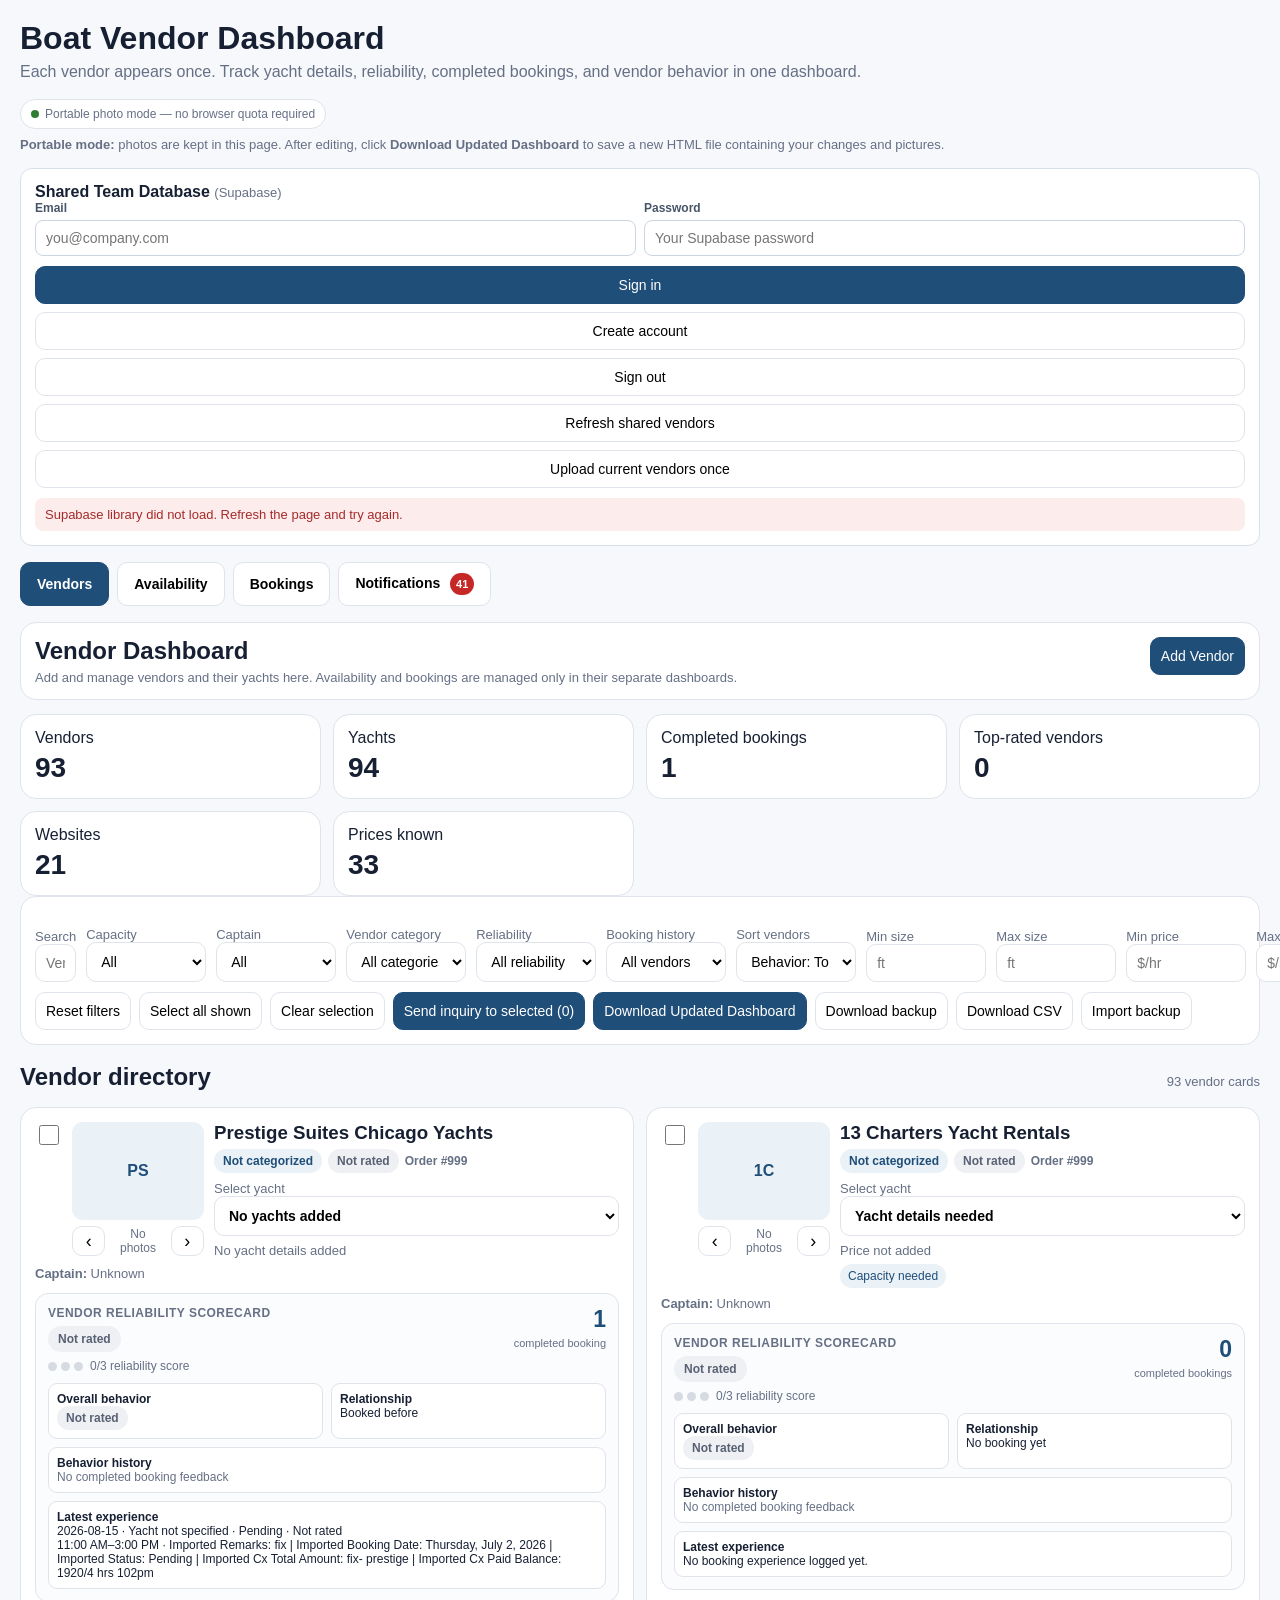
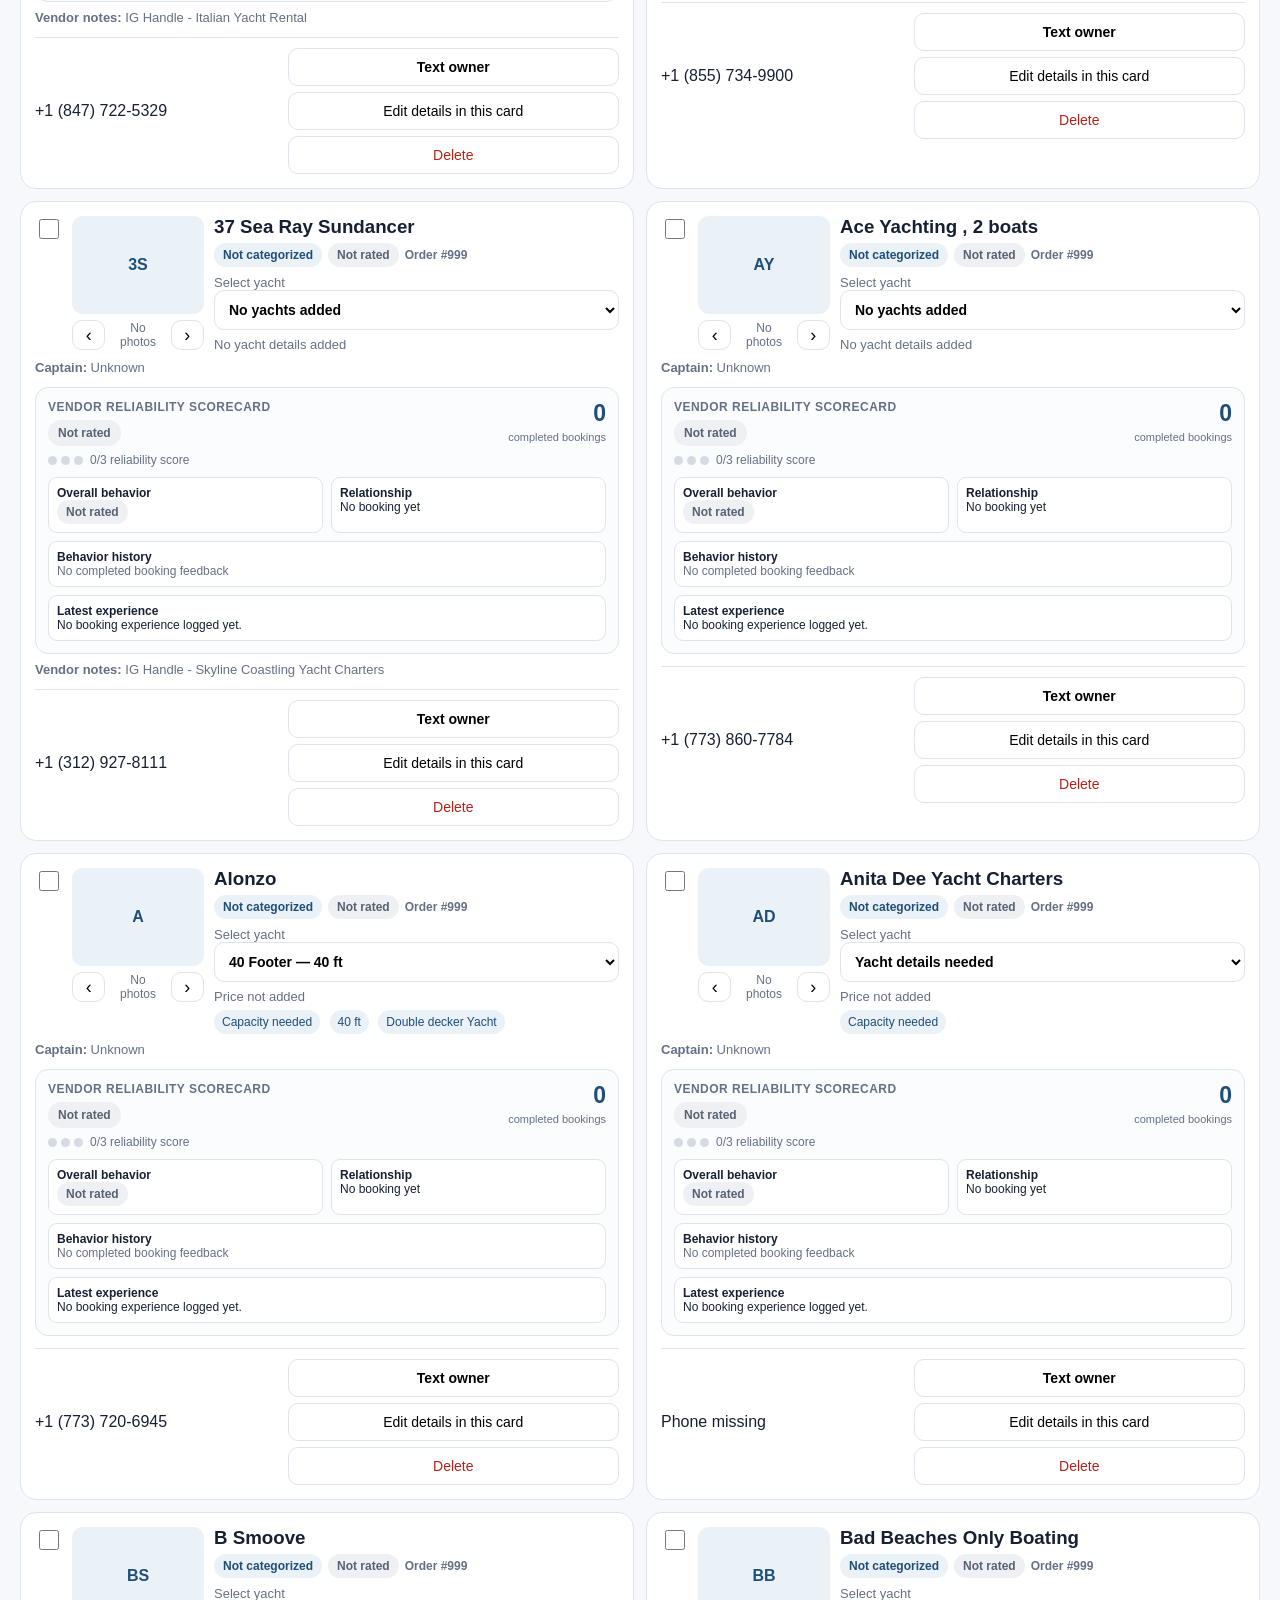
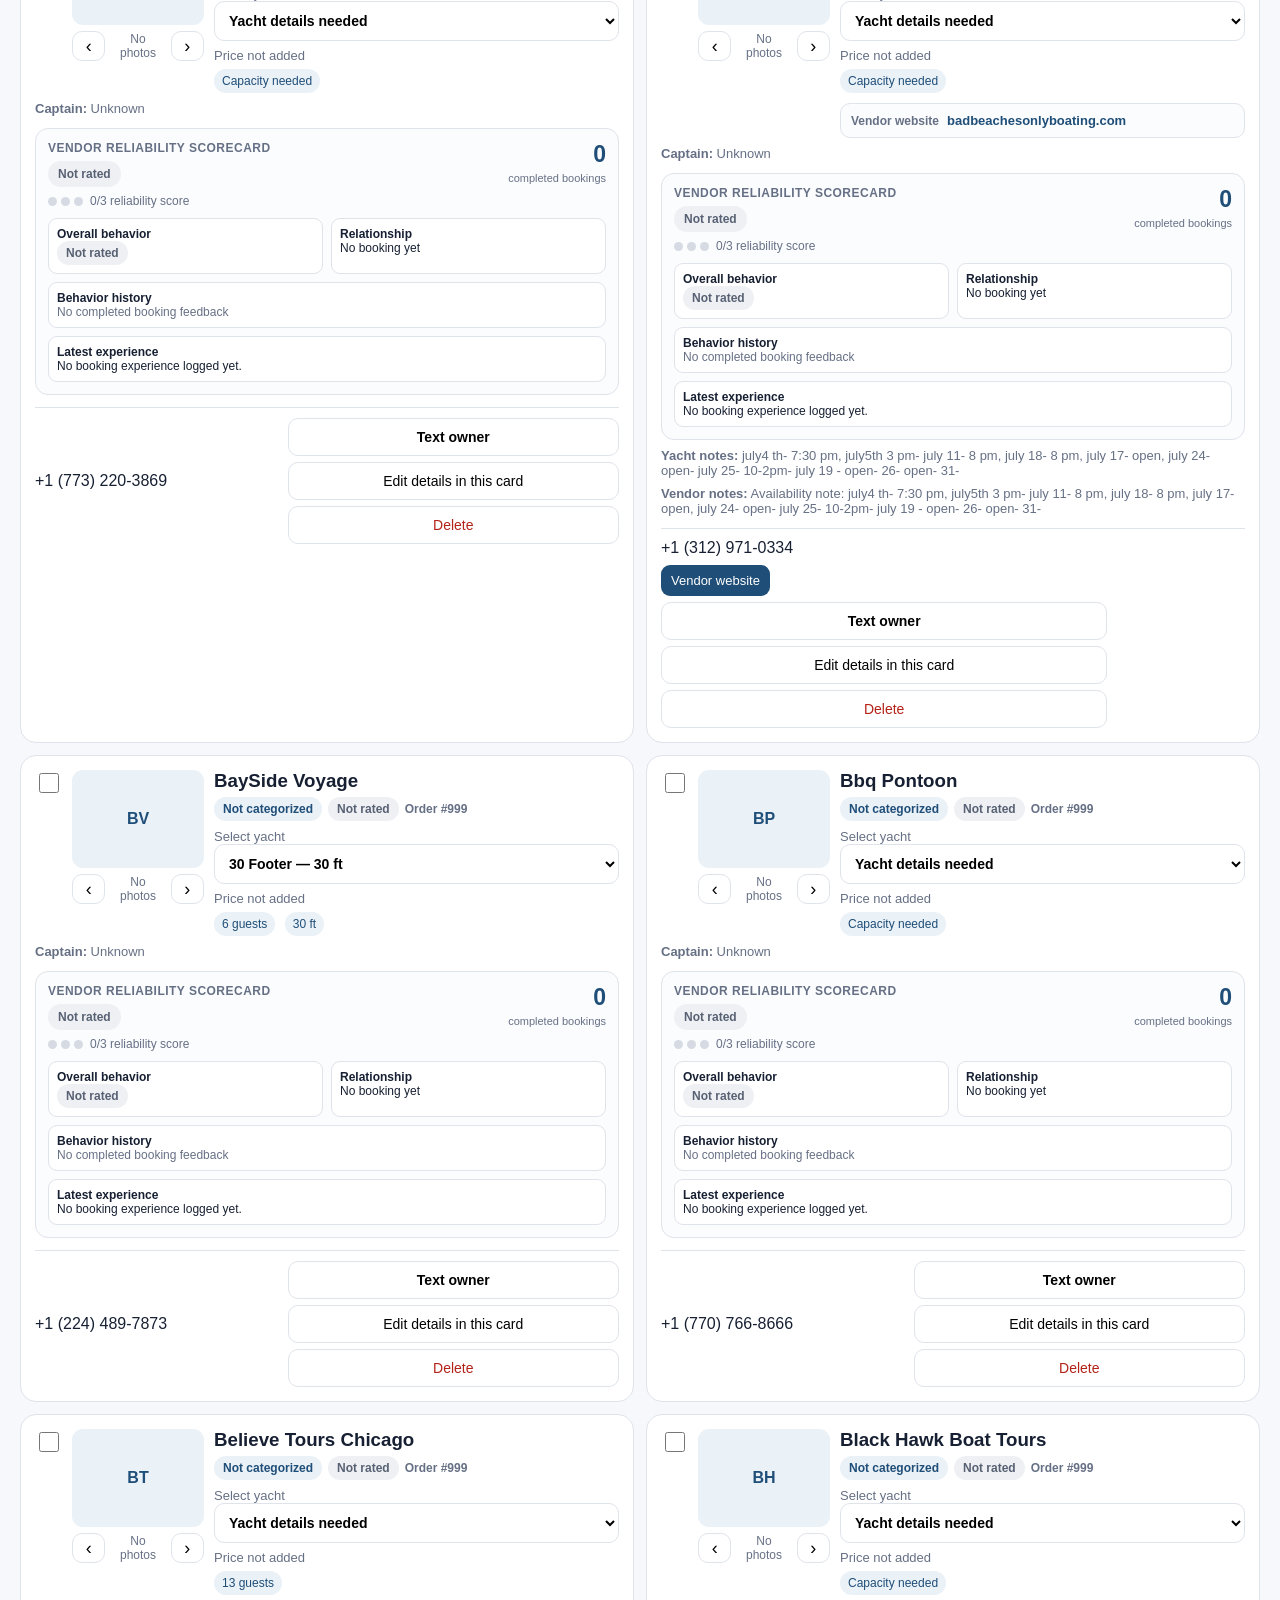
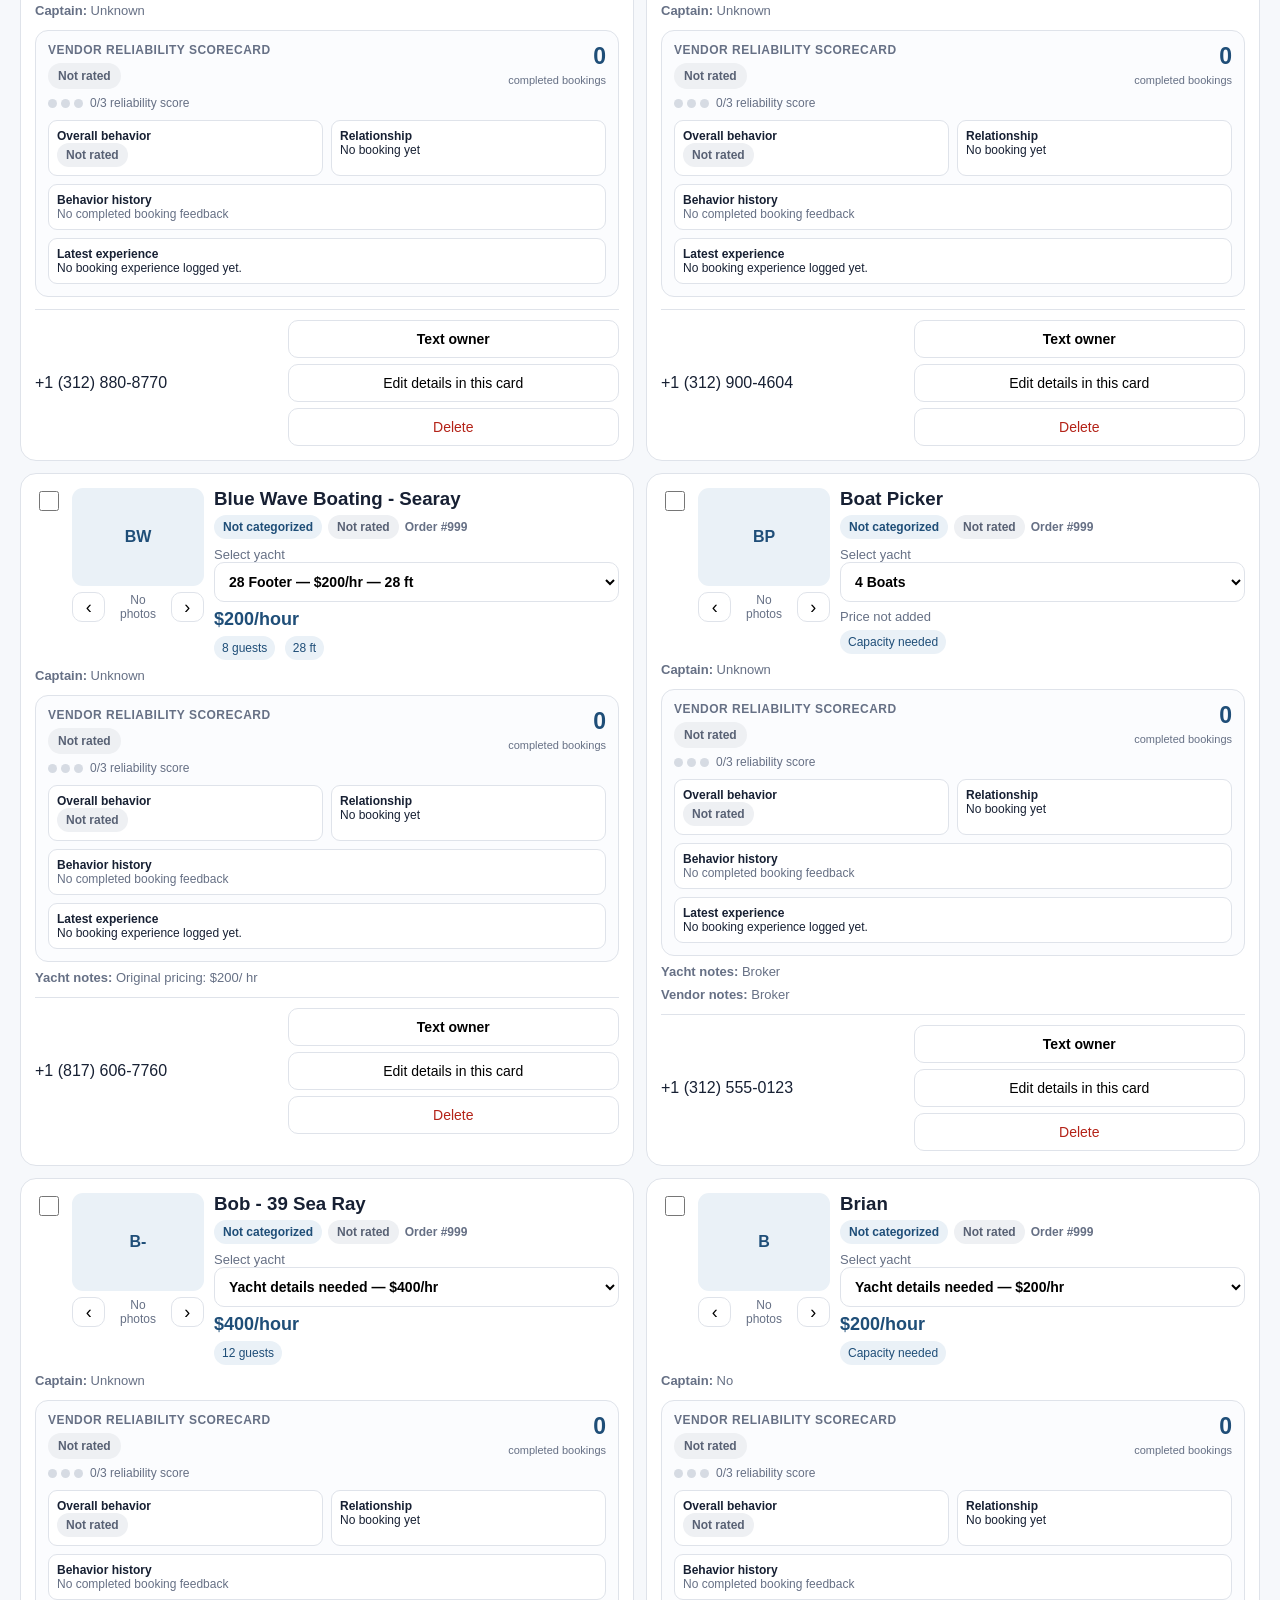
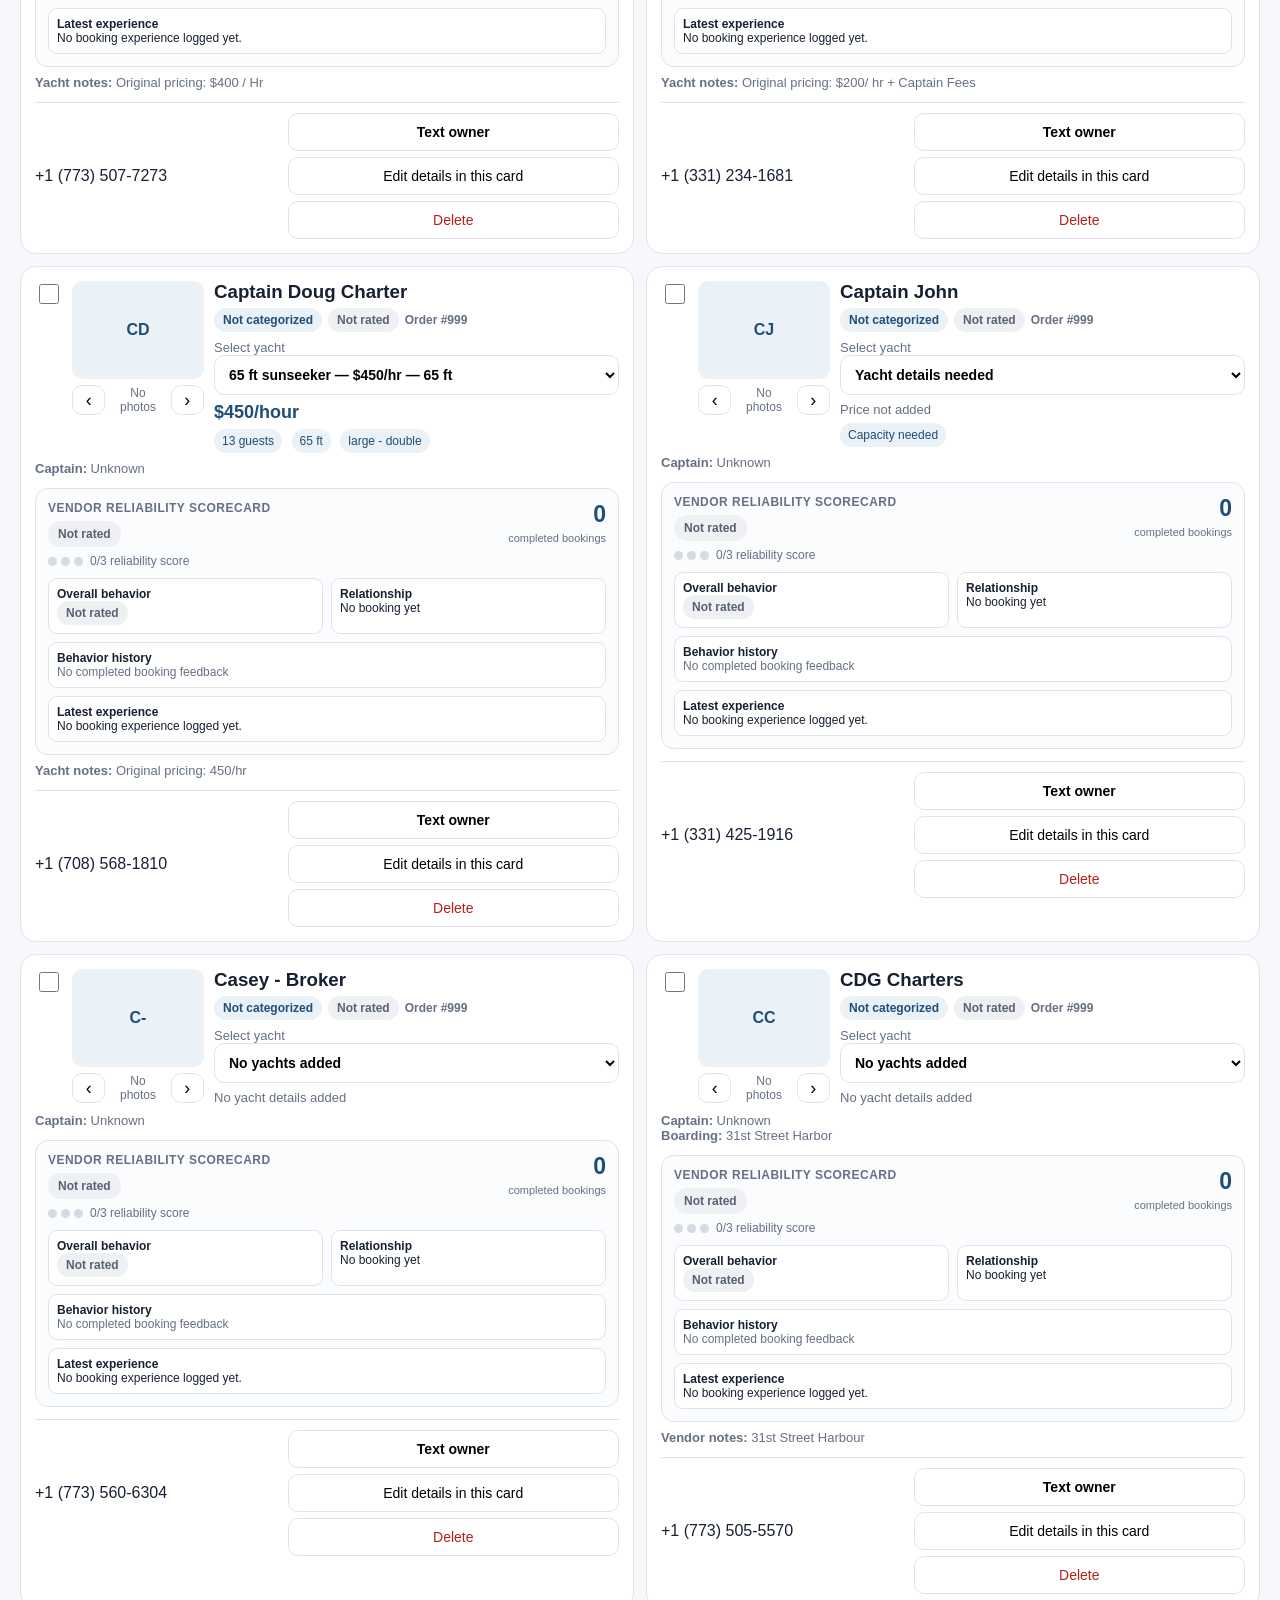
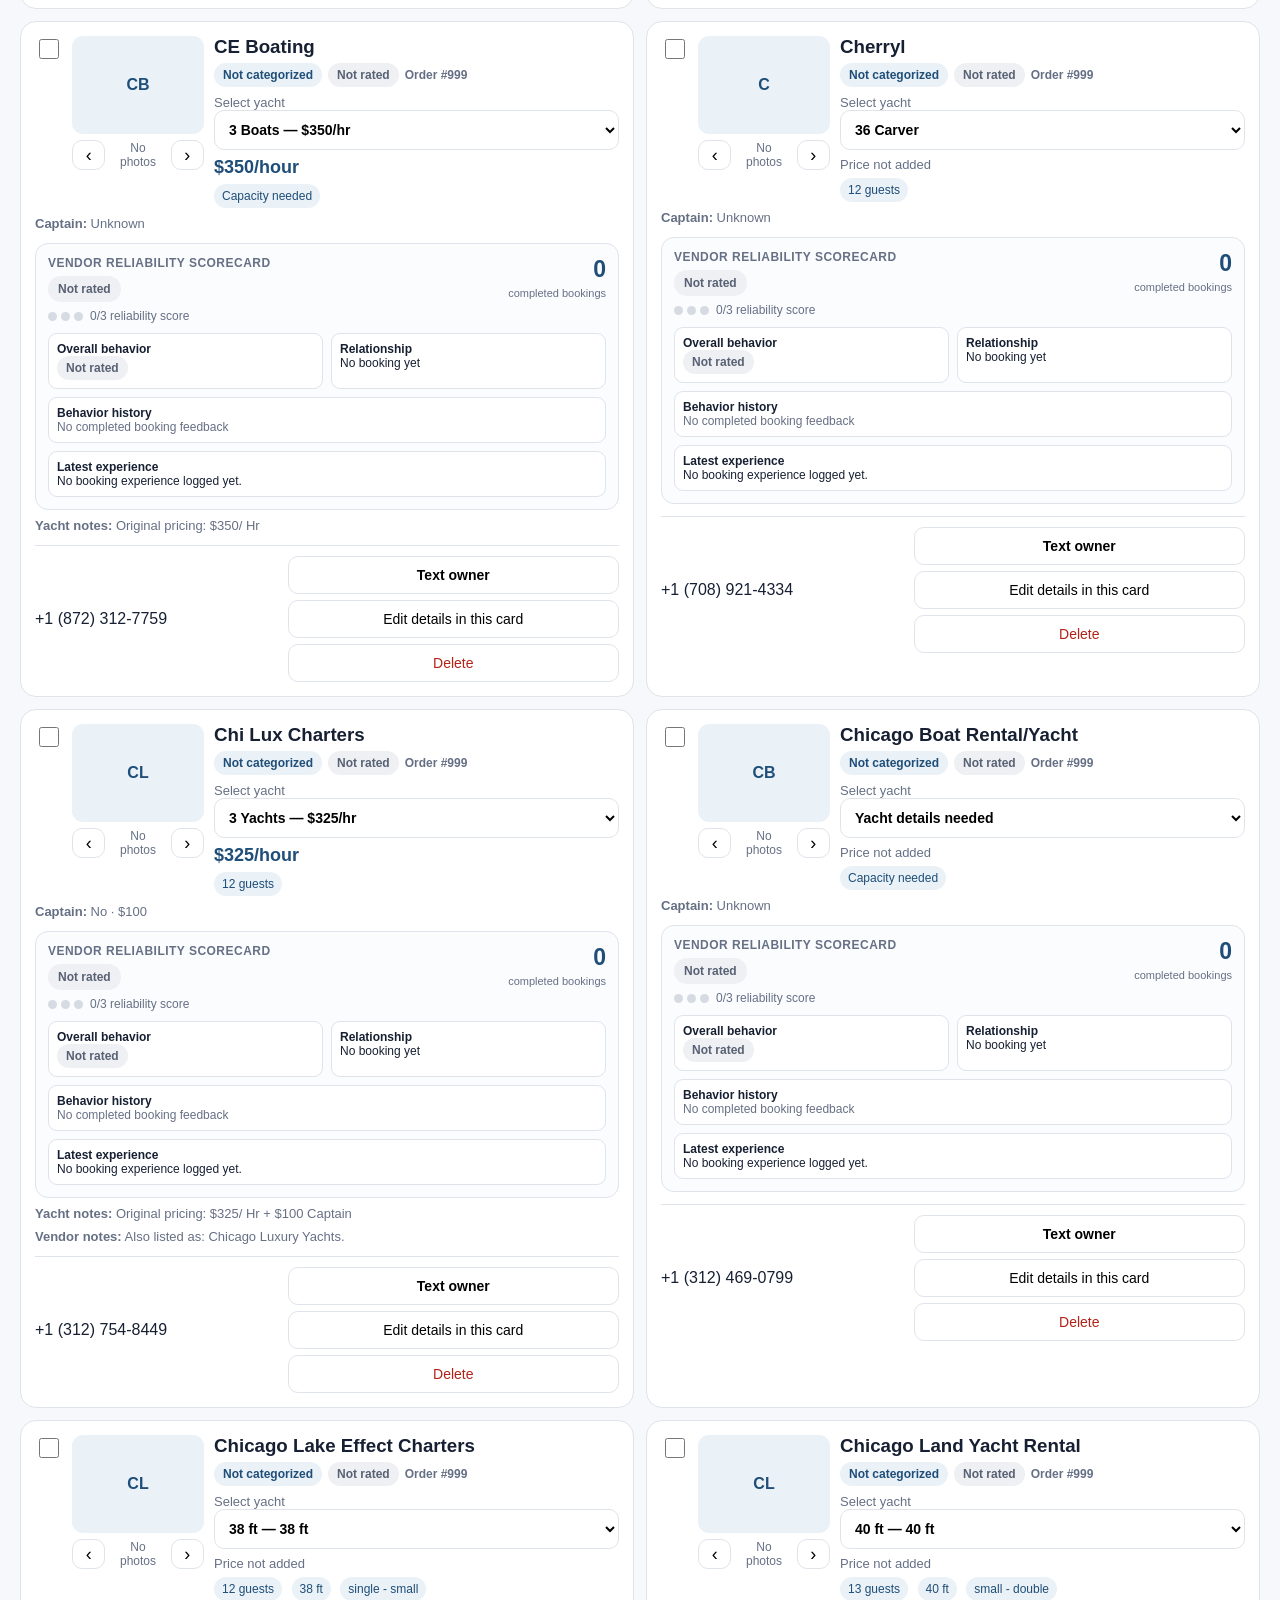
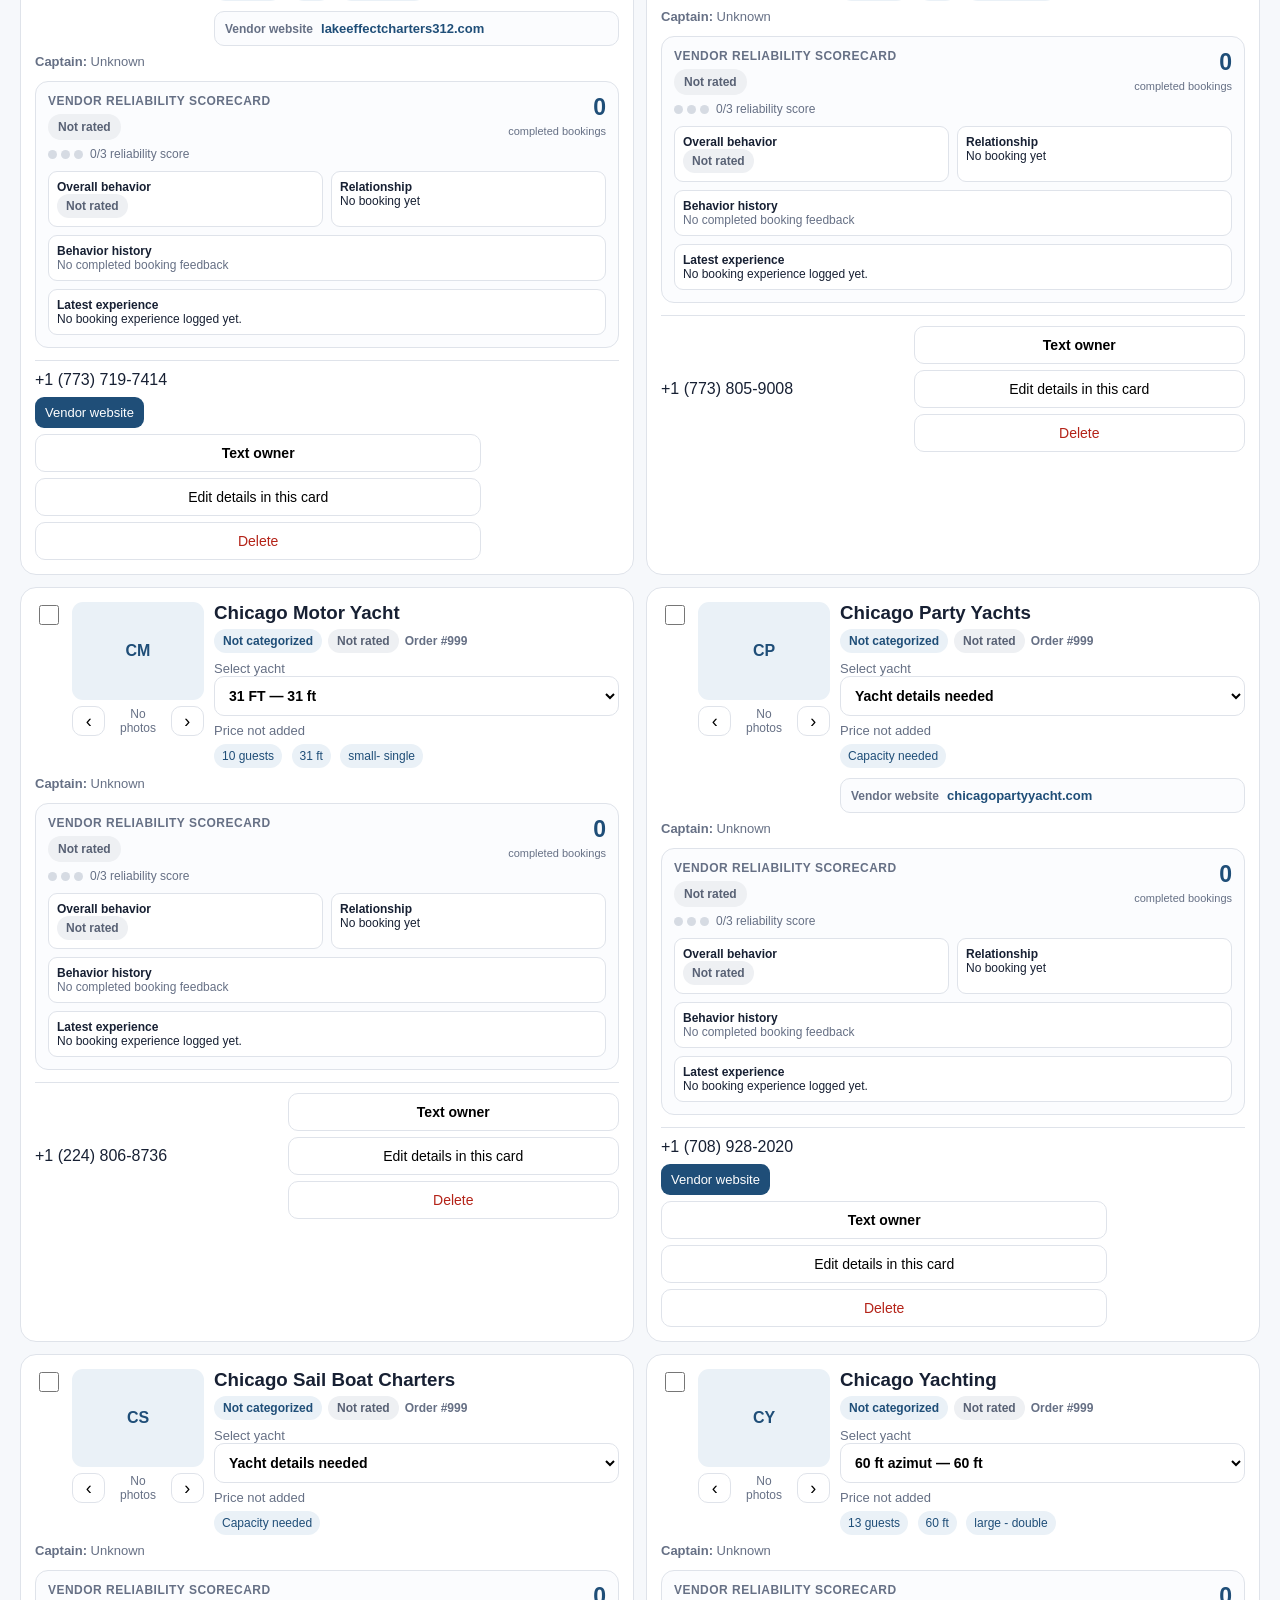
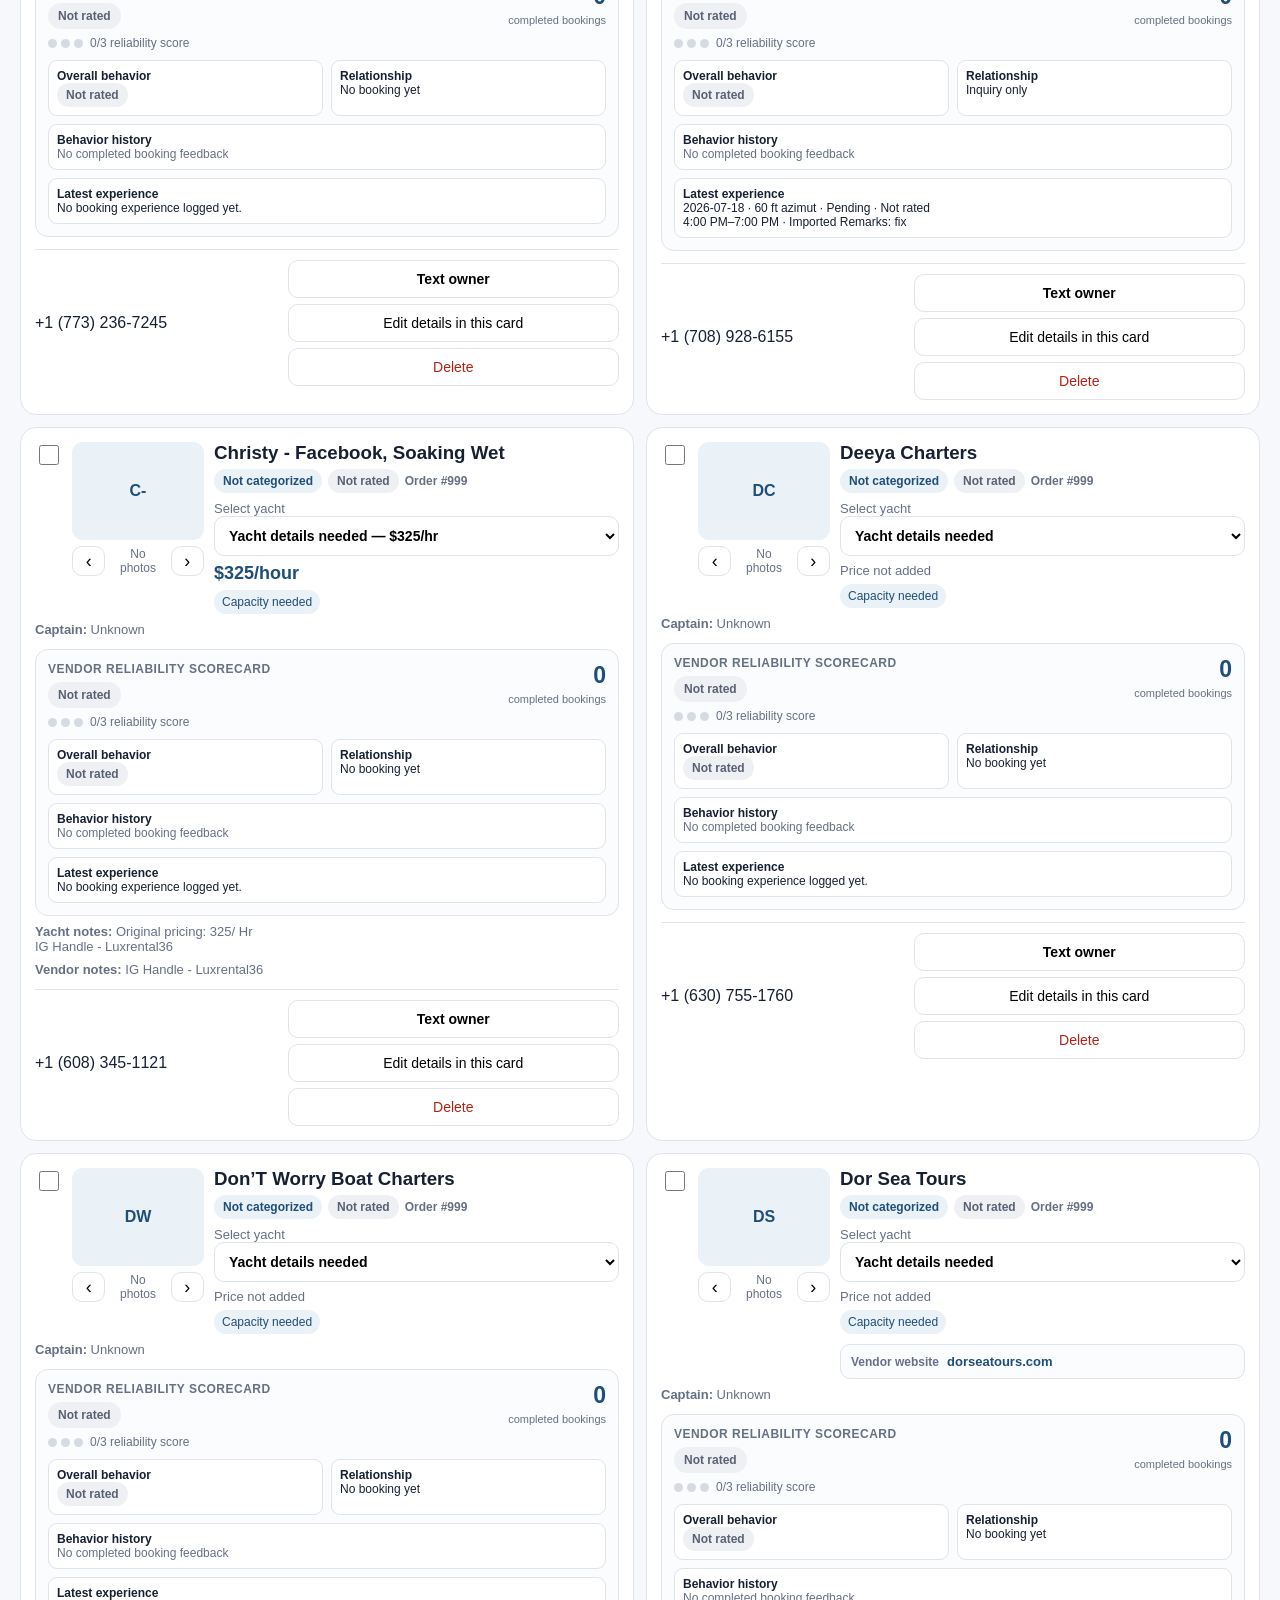
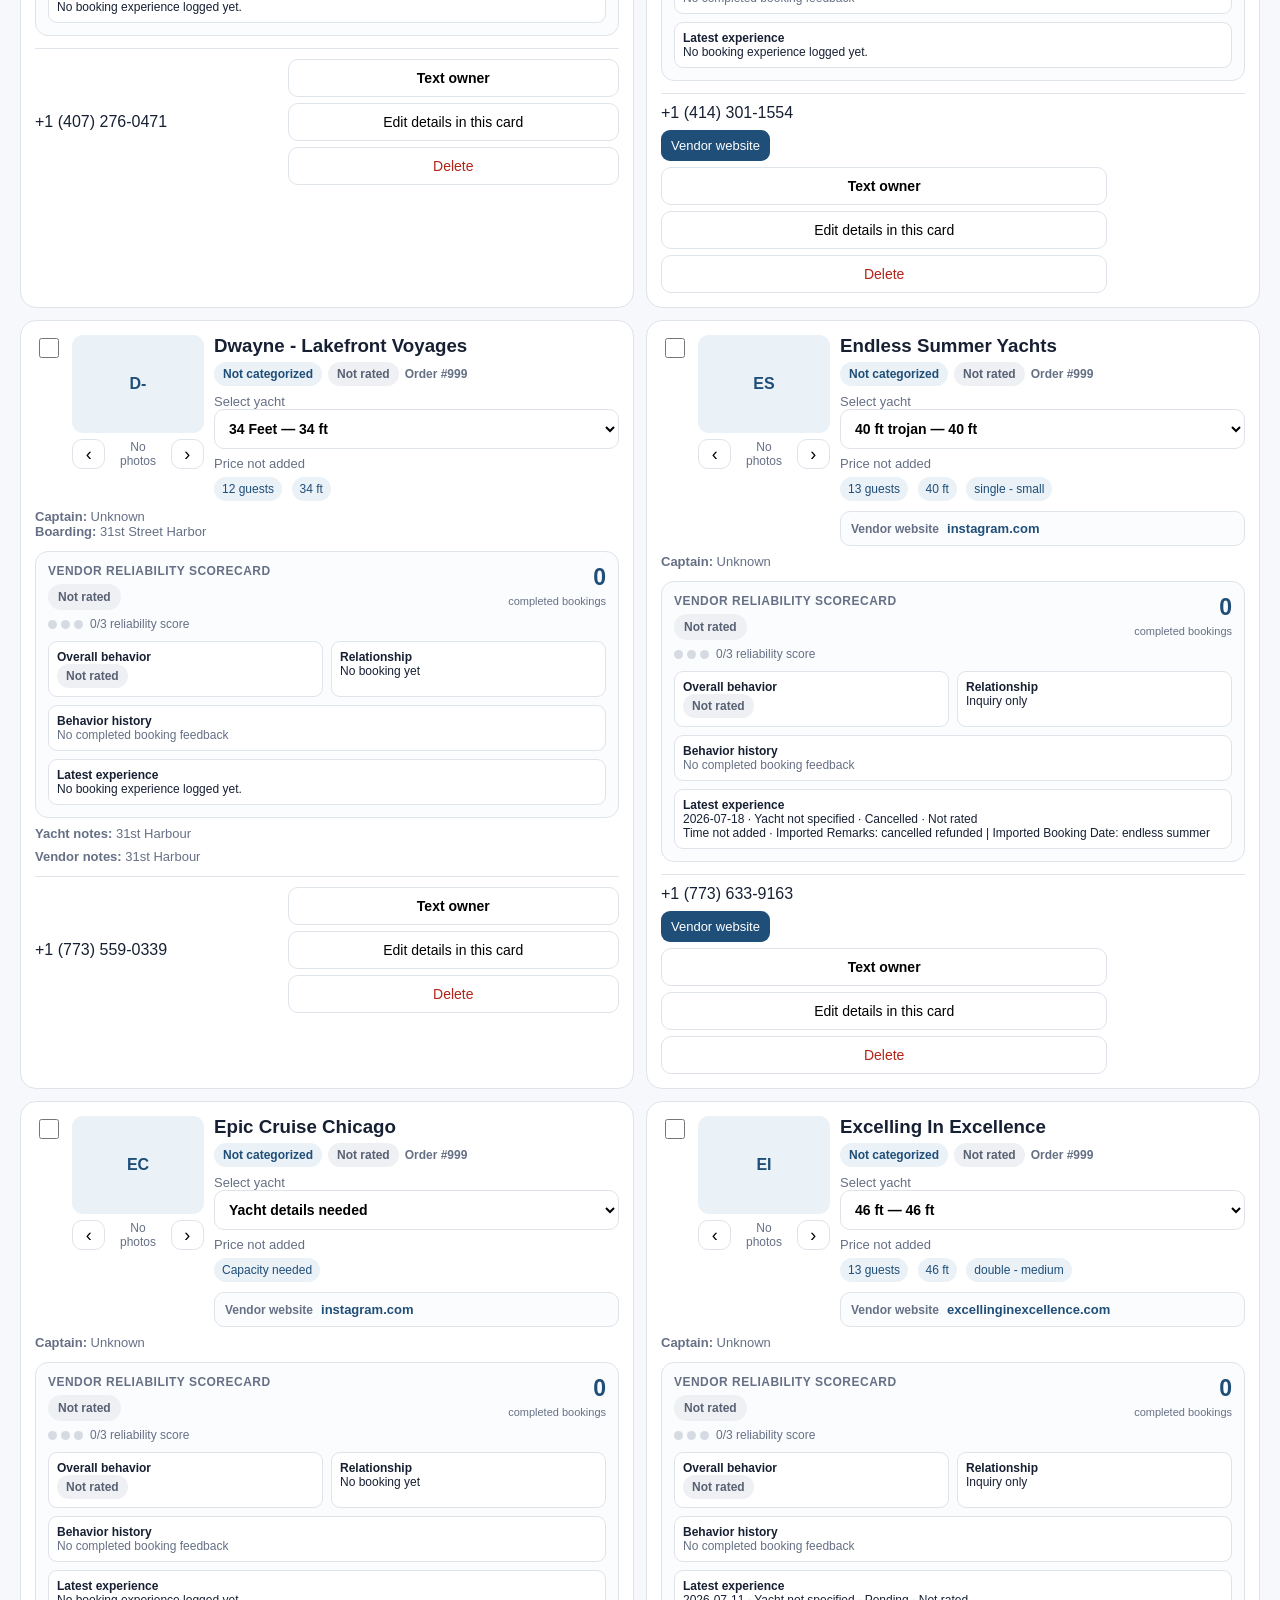
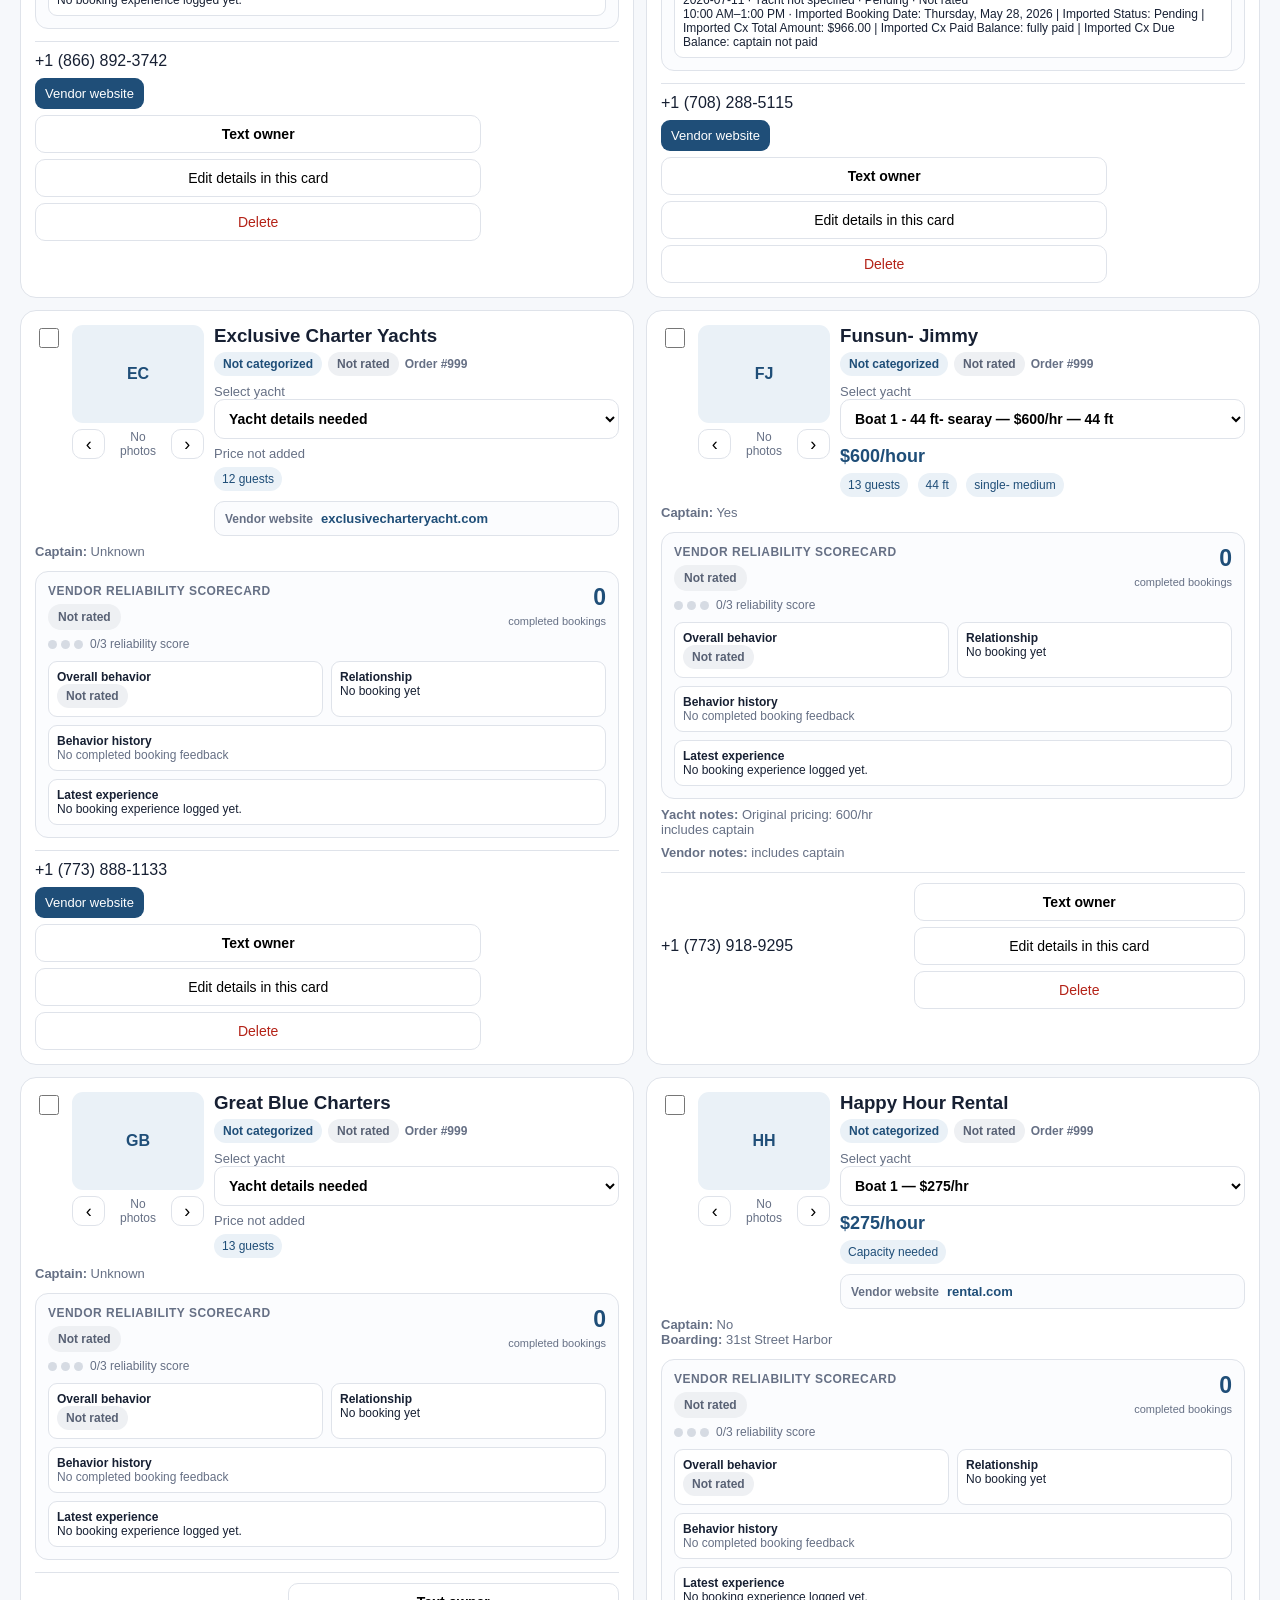
<file: index(1).html>
<!doctype html>
<html lang="en">
<head>
<meta charset="utf-8">
<meta name="viewport" content="width=device-width,initial-scale=1">
<title>Boat Vendor Dashboard</title>
<style>
:root{--bg:#f6f8fb;--card:#fff;--text:#172033;--muted:#667085;--border:#dfe3ea;--accent:#1f4e78;--soft:#eaf1f7;--danger:#b42318}
*{box-sizing:border-box}
body{margin:0;font-family:Arial,Helvetica,sans-serif;background:var(--bg);color:var(--text)}
.wrap{max-width:1320px;margin:auto;padding:20px}
h1{margin:0}.sub{color:var(--muted);margin:6px 0 18px}
.metrics,.grid{display:grid;gap:12px}.metrics{grid-template-columns:repeat(4,1fr)}.grid{grid-template-columns:repeat(2,1fr);margin-top:16px}
.card{background:var(--card);border:1px solid var(--border);border-radius:16px;padding:14px}
.metric b{display:block;font-size:28px;margin-top:5px}
.controls{display:grid;grid-template-columns:2fr repeat(10,minmax(120px,1fr)) auto;gap:10px;align-items:end;margin-top:16px}
label{font-size:13px;color:var(--muted);display:block}
input,select,textarea,button{width:100%;padding:10px;border:1px solid var(--border);border-radius:10px;font-size:14px;background:#fff}
textarea{min-height:90px;resize:vertical}button{cursor:pointer}.primary{background:var(--accent);color:#fff;border-color:var(--accent)}.danger{color:var(--danger)}
.toolbar{display:flex;flex-wrap:wrap;gap:8px;margin-top:10px}.toolbar>*{width:auto}
.formgrid{display:grid;grid-template-columns:repeat(2,minmax(0,1fr));gap:14px}
.formgrid.three{grid-template-columns:repeat(3,minmax(0,1fr))}
.form-field{display:flex;flex-direction:column;gap:6px;min-width:0}
.form-field input,.form-field select,.form-field textarea{margin:0}
.span-2{grid-column:span 2}.span-3{grid-column:span 3}
.vendor-top{display:flex;gap:10px;align-items:flex-start}
.photo-carousel{width:132px;flex:none}.photo{width:132px;height:98px;border-radius:11px;background:var(--soft);display:flex;align-items:center;justify-content:center;font-weight:bold;color:var(--accent);overflow:hidden}
.photo img{width:100%;height:100%;object-fit:cover;display:block}
.photo-nav{display:flex;justify-content:space-between;align-items:center;margin-top:6px;gap:6px}.photo-nav button{width:34px;height:30px;padding:0;font-size:18px}.photo-count{font-size:12px;color:var(--muted);min-width:45px;text-align:center}
.yacht-picker{margin-top:8px}.yacht-picker select{font-weight:600}
.price-main{margin-top:7px;font-size:18px;font-weight:700;color:var(--accent)}.price-missing{margin-top:7px;font-size:13px;color:var(--muted)}
.badge{display:inline-block;background:var(--soft);color:var(--accent);border-radius:999px;padding:5px 8px;font-size:12px;margin:6px 5px 0 0}
.vendor-meta{display:flex;flex-wrap:wrap;gap:6px;align-items:center;margin-top:5px}
.vendor-category{display:inline-block;border-radius:999px;padding:5px 9px;font-size:12px;font-weight:700;background:var(--soft);color:var(--accent)}
.vendor-category.reliable{background:#e8f5e9;color:#256b2b}
.vendor-category.lazy{background:#fff4db;color:#8a6214}
.vendor-category.top-guy{background:#e7f0ff;color:#184f9c}
.vendor-category.expensive{background:#f8e8ef;color:#8f3157}

.vendor-order{font-size:12px;color:var(--muted);font-weight:600}
.overall-behavior{display:inline-flex;align-items:center;border-radius:999px;padding:5px 9px;font-size:12px;font-weight:800;background:#eef0f3;color:#586174}
.overall-behavior.top-rated{background:#e7f0ff;color:#184f9c}
.overall-behavior.good{background:#e8f5e9;color:#256b2b}
.overall-behavior.average{background:#fff4db;color:#8a6214}
.overall-behavior.poor{background:#fdeedc;color:#995117}
.overall-behavior.problem{background:#fdecec;color:#a22a20}
.overall-behavior.not-rated{background:#eef0f3;color:#586174}
.vendor-card{position:relative;transition:border-color .18s ease,box-shadow .18s ease}
.vendor-card.editing{grid-column:1/-1;border-color:#84a4c1;box-shadow:0 14px 34px rgba(31,78,120,.12)}
.vendor-card.editing>.editor-shell{margin:14px 0 4px;overflow:visible;border-color:#84a4c1}
.vendor-card.editing>.editor-shell .editor-header{border-radius:14px 14px 0 0}
.vendor-card.editing>.editor-shell .editor-header{position:sticky;top:0;z-index:8;box-shadow:0 5px 12px rgba(31,78,120,.08)}
.vendor-card.editing .editVendor:disabled{opacity:.65;cursor:default}
#editorHome:empty{display:none}
.yacht-website-row{display:flex;align-items:center;gap:8px;flex-wrap:wrap;margin-top:10px;padding:9px 10px;border:1px solid var(--border);border-radius:10px;background:#fbfcfe}
.yacht-website-row span{font-size:12px;color:var(--muted);font-weight:700}
.yacht-website-row a{color:var(--accent);font-size:13px;font-weight:700;text-decoration:none;overflow-wrap:anywhere}
.yacht-website-row a:hover{text-decoration:underline}
.inline-save-banner{margin:10px 0 0;padding:9px 11px;border-radius:10px;background:#e8f5e9;color:#256b2b;font-size:13px;font-weight:800}
.sms-status{margin-top:10px;padding:10px 12px;border:1px solid #b8d2bc;border-radius:10px;background:#eef8ef;color:#256b2b;font-size:13px;font-weight:700;line-height:1.4}
.sms-status.error{border-color:#efb3b3;background:#fff4f4;color:#a22a20}
.sms-status.info{border-color:#b8cadc;background:#f1f6fb;color:#1f4e78}
.sms-help{margin-top:8px;font-size:12px;color:var(--muted);line-height:1.45}
.app-error-banner{margin:0 0 16px;padding:12px 14px;border:1px solid #efb3b3;border-radius:12px;background:#fff4f4;color:#8f1d1d;font-size:13px;font-weight:700;line-height:1.45}
.app-error-banner button{width:auto;margin-left:10px;padding:5px 9px}
.textOwner{font-weight:700}
.reliability-card{margin-top:12px;padding:12px;border:1px solid var(--border);border-radius:13px;background:#fbfcfe}
.reliability-head{display:flex;justify-content:space-between;gap:10px;align-items:flex-start;flex-wrap:wrap}
.reliability-title{font-size:12px;color:var(--muted);font-weight:700;text-transform:uppercase;letter-spacing:.04em}
.reliability-badge{display:inline-flex;align-items:center;border-radius:999px;padding:6px 10px;font-size:12px;font-weight:800;background:#eef0f3;color:#586174}
.reliability-badge.responsive{background:#e8f5e9;color:#256b2b}
.reliability-badge.slow{background:#fff4db;color:#8a6214}
.reliability-badge.not-reliable{background:#fdecec;color:#a22a20}
.reliability-badge.not-rated{background:#eef0f3;color:#586174}
.score-line{display:flex;align-items:center;gap:7px;margin-top:7px;font-size:12px;color:var(--muted)}
.score-dots{display:inline-flex;gap:4px}.score-dot{width:9px;height:9px;border-radius:50%;background:#d6dbe3}.score-dot.active{background:var(--accent)}
.booking-stat{min-width:105px;text-align:right}.booking-stat strong{display:block;font-size:23px;color:var(--accent)}.booking-stat span{font-size:11px;color:var(--muted)}
.reliability-details{display:grid;grid-template-columns:repeat(2,minmax(0,1fr));gap:8px;margin-top:10px;font-size:12px}
.reliability-details>div{padding:8px;border-radius:9px;background:var(--card);border:1px solid var(--border)}
.behavior-chip{display:inline-block;border-radius:999px;padding:3px 7px;background:var(--soft);color:var(--accent);font-size:11px;font-weight:700;margin:2px 3px 2px 0}
.booking-list{display:grid;gap:9px;margin-top:12px}.booking-row{border:1px solid var(--border);border-radius:11px;padding:11px;background:var(--card)}
.booking-row-head{display:flex;justify-content:space-between;gap:10px;align-items:flex-start}.booking-row-title{font-weight:700}.booking-row-meta{font-size:12px;color:var(--muted);margin-top:3px}.booking-row-actions{display:flex;gap:6px}.booking-row-actions button{width:auto;padding:7px 9px}
.booking-empty{padding:12px;border:1px dashed var(--border);border-radius:11px;color:var(--muted);font-size:13px}

.note{font-size:13px;color:var(--muted);margin-top:8px}.foot{border-top:1px solid var(--border);margin-top:12px;padding-top:10px;display:flex;justify-content:space-between;gap:8px;flex-wrap:wrap;align-items:center}
.linkbtn{display:inline-block;background:var(--accent);color:#fff;text-decoration:none;padding:8px 10px;border-radius:9px;font-size:13px}.actions{display:flex;gap:6px;flex-wrap:wrap}
.hidden{display:none}.slot-row{display:grid;grid-template-columns:1fr 1fr 1fr 1fr 2fr auto;gap:7px;align-items:center;padding:9px 0;border-top:1px solid var(--border)}
.yacht-list{display:grid;gap:9px;margin-top:12px}.yacht-row{display:grid;grid-template-columns:minmax(180px,2fr) repeat(3,minmax(90px,1fr)) auto auto;gap:8px;align-items:center;padding:11px;border:1px solid var(--border);border-radius:11px;background:var(--card)}
.help{font-size:12px;color:var(--muted);margin-top:4px}

.editor-shell{margin-top:18px;padding:0;overflow:hidden;border:1px solid var(--border);border-radius:18px;background:var(--card)}
.editor-header{display:flex;align-items:flex-start;justify-content:space-between;gap:16px;padding:20px 22px;border-bottom:1px solid var(--border);background:var(--soft)}
.editor-header h2{margin:0 0 4px}
.editor-header p{margin:0;color:var(--muted);font-size:13px}
.editor-body{display:grid;gap:18px;padding:20px}
.form-section{border:1px solid var(--border);border-radius:14px;padding:16px;background:var(--card)}
.form-section.soft{background:#fbfcfe}
.section-head{display:flex;align-items:flex-start;justify-content:space-between;gap:12px;margin-bottom:14px}
.section-head h3{margin:0 0 3px;font-size:17px}
.section-head p{margin:0;color:var(--muted);font-size:12px}
.section-head .toolbar{margin:0}
.editor-actions{display:flex;justify-content:flex-end;gap:10px;padding:16px 20px;border-top:1px solid var(--border);background:#fbfcfe}
.editor-actions button{width:auto;min-width:110px}
.yacht-editor-panel{margin-top:14px;border:1px solid var(--border);border-radius:14px;padding:16px;background:var(--soft)}
.yacht-editor-panel h3{margin:0 0 14px}
.availability-panel{margin-top:16px;border-top:1px solid var(--border);padding-top:16px}
.file-note{font-size:12px;color:var(--muted);margin-top:4px}
.save-status{min-height:20px;margin-top:10px;font-size:13px;font-weight:600;color:#2e7d32}
.save-status.error{color:var(--danger)}
.storage-status{display:inline-flex;align-items:center;gap:6px;margin:0 0 16px;padding:7px 10px;border:1px solid var(--border);border-radius:999px;background:var(--card);font-size:12px;color:var(--muted)}
.storage-dot{width:8px;height:8px;border-radius:50%;background:#2e7d32}
.storage-dot.warn{background:#c58a00}.storage-dot.error{background:var(--danger)}
input[type="file"]{padding:8px;background:#fbfcfe}
.photo-preview{display:flex;gap:8px;flex-wrap:wrap;min-height:0}.photo-preview img{width:110px;height:78px;object-fit:cover;border-radius:10px;border:1px solid var(--border)}.photo-preview .preview-label{font-size:12px;color:var(--muted);width:100%}


.dashboard-view.hidden,#availabilityDashboardView.hidden,#bookingDashboardView.hidden,#vendorDashboardView.hidden{display:none!important}
.vendor-dashboard-hero{display:flex;justify-content:space-between;align-items:flex-start;gap:16px;flex-wrap:wrap;margin-bottom:14px}
.vendor-dashboard-hero h2{margin:0 0 5px}
.vendor-dashboard-hero p{margin:0;color:var(--muted);font-size:13px}
.vendor-dashboard-hero button{width:auto}
.view-tabs{display:flex;gap:8px;margin:0 0 16px;flex-wrap:wrap}
.view-tab{width:auto;padding:10px 16px;font-weight:700}
.view-tab.active{background:var(--accent);color:#fff;border-color:var(--accent)}
.availability-shell{display:grid;gap:16px}
.availability-hero{display:flex;justify-content:space-between;gap:16px;align-items:flex-start;flex-wrap:wrap}
.availability-hero h2{margin:0 0 5px}
.availability-hero p{margin:0;color:var(--muted);font-size:13px}
.availability-metrics{display:grid;grid-template-columns:repeat(4,minmax(0,1fr));gap:12px}
.availability-form-grid{display:grid;grid-template-columns:repeat(4,minmax(0,1fr));gap:12px}
.availability-filter-grid{display:grid;grid-template-columns:2fr repeat(4,minmax(130px,1fr));gap:10px;align-items:end}
.availability-total{padding:12px;border-radius:12px;background:var(--soft);color:var(--accent);font-weight:800}
.availability-list{display:grid;gap:10px}
.availability-record{border:1px solid var(--border);border-radius:14px;background:var(--card);overflow:hidden}
.availability-record summary{list-style:none;cursor:pointer;padding:11px 13px}
.availability-record summary::-webkit-details-marker{display:none}
.availability-record summary:hover{background:#fbfcfe}
.availability-summary{display:grid;grid-template-columns:minmax(130px,1fr) minmax(180px,1.4fr) minmax(120px,.8fr) auto;gap:12px;align-items:center}
.availability-summary-item span{display:block;font-size:11px;color:var(--muted);margin-bottom:2px}
.availability-summary-item strong{font-size:14px}
.availability-chevron{font-size:18px;color:var(--muted);transition:transform .18s ease}
.availability-record[open] .availability-chevron{transform:rotate(180deg)}
.availability-expanded{padding:0 13px 13px;border-top:1px solid var(--border)}
.availability-record-head{display:flex;justify-content:space-between;gap:12px;align-items:flex-start;flex-wrap:wrap;margin-top:12px}
.availability-record-title{font-weight:800;font-size:16px}
.availability-record-sub{color:var(--muted);font-size:13px;margin-top:3px}
.availability-record-grid{display:grid;grid-template-columns:repeat(4,minmax(0,1fr));gap:9px;margin-top:12px}
.availability-record-grid>div{border:1px solid var(--border);border-radius:10px;padding:9px;background:#fbfcfe}
.availability-record-grid span{display:block;font-size:11px;color:var(--muted);margin-bottom:3px}
.availability-record-grid strong{font-size:13px}
.availability-status{display:inline-flex;border-radius:999px;padding:6px 10px;font-size:12px;font-weight:800;background:#eef0f3;color:#586174}
.availability-status.available{background:#e8f5e9;color:#256b2b}
.availability-status.booked{background:#e7f0ff;color:#184f9c}
.availability-status.on-hold{background:#fff4db;color:#8a6214}
.availability-status.unavailable{background:#fdecec;color:#a22a20}
.availability-empty{padding:20px;border:1px dashed var(--border);border-radius:14px;color:var(--muted);text-align:center}

.booking-dashboard-shell{display:grid;gap:14px}
.booking-dashboard-hero{display:flex;justify-content:space-between;align-items:flex-start;gap:16px;flex-wrap:wrap}
.booking-dashboard-hero h2{margin:0 0 5px}
.booking-dashboard-hero p{margin:0;color:var(--muted);font-size:13px}
.booking-dashboard-metrics{display:grid;grid-template-columns:repeat(5,minmax(0,1fr));gap:10px}
.booking-editor-card{border:2px solid #cbd7e4;box-shadow:0 12px 28px rgba(31,78,120,.08)}
.booking-dashboard-form{display:grid;grid-template-columns:repeat(3,minmax(0,1fr));gap:12px}
.booking-dashboard-filter{display:grid;grid-template-columns:2fr repeat(2,minmax(150px,1fr));gap:10px;align-items:end}
.booking-total-box{padding:12px;border-radius:12px;background:var(--soft);color:var(--accent);font-weight:800}
.booking-conflict{margin-top:8px;padding:9px 11px;border-radius:10px;background:#fff4db;color:#8a6214;font-size:13px;font-weight:700}
.booking-save-banner{padding:11px 13px;border-radius:11px;background:#e8f5e9;color:#256b2b;font-size:13px;font-weight:800;margin-bottom:12px}
.booking-list{display:grid;gap:9px}
.booking-list-header{display:grid;grid-template-columns:minmax(170px,1.25fr) minmax(145px,1fr) minmax(190px,1.35fr) minmax(105px,.7fr) minmax(115px,.75fr) 34px;gap:12px;padding:0 14px 7px;color:var(--muted);font-size:11px;font-weight:800;text-transform:uppercase;letter-spacing:.04em}
.booking-card{border:1px solid var(--border);border-radius:13px;background:var(--card);overflow:hidden}
.booking-card summary{list-style:none;cursor:pointer;padding:11px 14px}
.booking-card summary::-webkit-details-marker{display:none}
.booking-card summary:hover{background:#f8fafc}
.booking-card[open]{border-color:#9fb4c8;box-shadow:0 8px 22px rgba(31,78,120,.07)}
.booking-summary{display:grid;grid-template-columns:minmax(170px,1.25fr) minmax(145px,1fr) minmax(190px,1.35fr) minmax(105px,.7fr) minmax(115px,.75fr) 34px;gap:12px;align-items:center}
.booking-summary-cell{min-width:0}
.booking-summary-cell>span{display:block;font-size:11px;color:var(--muted);margin-bottom:2px}
.booking-summary-cell>strong{display:block;font-size:14px;overflow:hidden;text-overflow:ellipsis;white-space:nowrap}
.booking-summary-primary strong{font-size:15px}
.booking-summary-primary small{display:block;color:var(--muted);font-size:12px;margin-top:3px;overflow:hidden;text-overflow:ellipsis;white-space:nowrap}
.booking-summary-status{display:flex;flex-direction:column;align-items:flex-start;gap:4px}
.booking-summary-chevron{display:flex;align-items:center;justify-content:center;font-size:20px;color:var(--muted);transition:transform .18s ease}
.booking-card[open] .booking-summary-chevron{transform:rotate(180deg)}
.booking-expanded{padding:14px;border-top:1px solid var(--border);background:#fbfcfe}
.booking-detail-sections{
  display:grid;
  grid-template-columns:repeat(2,minmax(0,1fr));
  gap:12px;
  align-items:stretch
}
.booking-detail-section{
  border:1px solid var(--border);
  border-radius:12px;
  padding:13px;
  background:#fff;
  min-width:0;
  height:100%
}
.booking-detail-section h4{
  margin:0 0 10px;
  padding-bottom:8px;
  border-bottom:1px solid var(--border);
  font-size:14px;
  color:var(--accent)
}
.booking-detail-grid{
  display:grid;
  grid-template-columns:repeat(2,minmax(0,1fr));
  gap:8px
}
.booking-detail-grid>div{
  border-radius:9px;
  padding:9px 10px;
  background:#f7f9fb;
  min-width:0
}
.booking-detail-grid span{display:block;font-size:11px;color:var(--muted);margin-bottom:3px}
.booking-detail-grid strong{
  display:block;
  font-size:13px;
  line-height:1.35;
  overflow-wrap:anywhere
}
.booking-attention-box{margin-top:12px;padding:10px 11px;border:1px solid #efb3b3;border-radius:10px;background:#fff4f4;color:#8f1d1d;font-size:13px;font-weight:700}
.booking-status{display:inline-flex;border-radius:999px;padding:6px 10px;font-size:12px;font-weight:800;background:#eef0f3;color:#586174}
.booking-status.inquiry{background:#fff4db;color:#8a6214}
.booking-status.confirmed{background:#e7f0ff;color:#184f9c}
.booking-status.completed{background:#e8f5e9;color:#256b2b}
.booking-status.rescheduled{background:#f4e8ff;color:#65409a}
.booking-status.cancelled{background:#fdecec;color:#a22a20}
.payment-status{display:inline-flex;border-radius:999px;padding:5px 9px;font-size:12px;font-weight:700;background:#eef0f3;color:#586174}
.payment-status.paid-in-full{background:#e8f5e9;color:#256b2b}
.payment-status.deposit-paid{background:#e7f0ff;color:#184f9c}
.payment-status.unpaid{background:#fff4db;color:#8a6214}
.payment-status.refunded{background:#f4e8ff;color:#65409a}
.booking-actions{display:flex;gap:7px;flex-wrap:wrap;margin-top:12px;justify-content:flex-end}
.booking-actions button{width:auto}
.booking-empty-dashboard{padding:20px;border:1px dashed var(--border);border-radius:14px;color:var(--muted);text-align:center}

.notification-tab-badge{display:inline-flex;align-items:center;justify-content:center;min-width:22px;height:22px;margin-left:6px;padding:0 6px;border-radius:999px;background:#c62828;color:#fff;font-size:11px;font-weight:800}
.notification-tab-badge.zero{background:#8a94a3}
.notification-shell{display:grid;gap:16px}
.notification-hero{display:flex;justify-content:space-between;gap:16px;align-items:flex-start;flex-wrap:wrap}
.notification-hero h2{margin:0 0 5px}
.notification-hero p{margin:0;color:var(--muted);font-size:13px}
.notification-metrics{display:grid;grid-template-columns:repeat(4,minmax(0,1fr));gap:12px}
.notification-filter-grid{display:grid;grid-template-columns:2fr repeat(2,minmax(150px,1fr));gap:10px;align-items:end}
.notification-list{display:grid;gap:11px}
.notification-card{border:2px solid #d32f2f;border-radius:14px;background:#fff4f4;padding:14px}
.notification-card.resolved{border-color:#82b886;background:#f1faf2}
.notification-card-head{display:flex;justify-content:space-between;gap:12px;align-items:flex-start;flex-wrap:wrap}
.notification-card-title{font-size:16px;font-weight:800;color:#8f1d1d}
.notification-card.resolved .notification-card-title{color:#256b2b}
.notification-card-sub{font-size:13px;color:var(--muted);margin-top:3px}
.notification-reasons{display:grid;gap:6px;margin-top:11px}
.notification-reason{display:flex;align-items:flex-start;gap:8px;padding:8px 10px;border-radius:10px;background:#fff;border:1px solid #efb3b3;color:#8f1d1d;font-size:13px;font-weight:700}
.notification-card.resolved .notification-reason{border-color:#b7d7ba;color:#256b2b}
.notification-check{display:flex;align-items:center;gap:8px;padding:8px 10px;border-radius:10px;background:#fff;border:1px solid var(--border);font-size:13px;font-weight:700}
.notification-check input{width:18px;height:18px;margin:0}
.notification-actions{display:flex;gap:8px;flex-wrap:wrap;margin-top:12px}
.notification-actions button{width:auto}
.notification-empty{padding:24px;border:1px dashed var(--border);border-radius:14px;color:var(--muted);text-align:center}
.attention-inline{display:inline-flex;align-items:center;border-radius:999px;padding:5px 8px;background:#fdecec;color:#a22a20;font-size:11px;font-weight:800;margin-top:5px}


.availability-actions{display:flex;gap:7px;flex-wrap:wrap;margin-top:12px}
.availability-actions button{width:auto}

@media(max-width:920px){
  .metrics,.availability-metrics,.booking-dashboard-metrics,.notification-metrics{grid-template-columns:repeat(2,1fr)}
  .availability-form-grid,.availability-filter-grid,.availability-record-grid,.availability-summary,.booking-dashboard-form,.booking-dashboard-filter,.booking-summary,.booking-detail-grid,.booking-detail-sections,.notification-filter-grid{grid-template-columns:1fr}
  .booking-list-header{display:none}
  .booking-summary-cell>strong{white-space:normal}
  .booking-summary-chevron{position:absolute;right:14px;top:14px}
  .booking-card summary{position:relative;padding-right:46px}
  .controls,.grid,.formgrid,.formgrid.three{grid-template-columns:1fr}
  .span-2,.span-3{grid-column:span 1}
  .yacht-row,.slot-row{grid-template-columns:1fr 1fr}
  .editor-header{padding:16px}
  .editor-body{padding:14px}
  .editor-actions{padding:14px;flex-direction:column-reverse}
  .editor-actions button{width:100%}
  .section-head{flex-direction:column}
  .section-head .toolbar{width:100%}
  .section-head .toolbar button{width:100%}
  .reliability-details{grid-template-columns:1fr}
  .booking-row-head{flex-direction:column}
  .booking-stat{text-align:left}
  .wrap{padding:14px}
}

.cloud-panel{margin:12px 0 16px;padding:14px;border:1px solid #d8e1eb;border-radius:12px;background:#fff}
.cloud-row{display:flex;gap:8px;align-items:end;flex-wrap:wrap}
.cloud-field{min-width:190px;flex:1}
.cloud-field label{display:block;font-size:12px;font-weight:700;margin-bottom:5px;color:#475569}
.cloud-field input{width:100%;padding:9px 10px;border:1px solid #cbd5e1;border-radius:8px}
.cloud-actions{display:flex;gap:8px;flex-wrap:wrap;margin-top:10px}
.cloud-status{margin-top:10px;padding:9px 10px;border-radius:8px;background:#eef2f7;font-size:13px}
.cloud-status.good{background:#e9f8ef;color:#176b37}.cloud-status.bad{background:#fdecec;color:#a52b2b}
.cloud-user{font-weight:700}
</style>
</head>
<body>
<div class="wrap">
<h1>Boat Vendor Dashboard</h1>
<div class="sub">Each vendor appears once. Track yacht details, reliability, completed bookings, and vendor behavior in one dashboard.</div>
<div id="storageStatus" class="storage-status"><span id="storageDot" class="storage-dot"></span><span id="storageText">Preparing photo storage…</span></div>
<div id="photoStorageNotice" class="note" style="margin:-8px 0 16px"></div>
<div id="appErrorBanner" class="app-error-banner hidden" role="alert"><span id="appErrorText"></span><button id="dismissAppError" type="button">Dismiss</button></div>

<section id="cloudPanel" class="cloud-panel">
  <div><strong>Shared Team Database</strong> <span class="note">(Supabase)</span></div>
  <div class="cloud-row">
    <div class="cloud-field"><label>Email</label><input id="cloudEmail" type="email" placeholder="you@company.com"></div>
    <div class="cloud-field"><label>Password</label><input id="cloudPassword" type="password" placeholder="Your Supabase password"></div>
  </div>
  <div class="cloud-actions">
    <button id="cloudSignIn" class="primary" type="button">Sign in</button>
    <button id="cloudCreateAccount" type="button">Create account</button>
    <button id="cloudSignOut" type="button">Sign out</button>
    <button id="cloudRefresh" type="button">Refresh shared vendors</button>
    <button id="cloudUploadExisting" type="button">Upload current vendors once</button>
  </div>
  <div id="cloudStatus" class="cloud-status">Not signed in. Your current dashboard data is still available locally.</div>
</section>

<div class="view-tabs">
  <button id="showVendorDashboard" class="view-tab active" type="button">Vendors</button>
  <button id="showAvailabilityDashboard" class="view-tab" type="button">Availability</button>
  <button id="showBookingDashboard" class="view-tab" type="button">Bookings</button>
  <button id="showNotificationsDashboard" class="view-tab" type="button">Notifications <span id="notificationCountBadge" class="notification-tab-badge zero">0</span></button>
</div>

<section id="availabilityDashboardView" class="availability-shell dashboard-view hidden">
  <section class="card">
    <div class="availability-hero">
      <div>
        <h2>Charter Availability Dashboard</h2>
        <p>Select a company and yacht, then record its date, time, hourly charter price, and availability status. Times are limited to 30-minute intervals from 8:00 AM through 12:00 midnight.</p>
      </div>
      <button id="newAvailabilityEntry" class="primary" type="button" style="width:auto">New availability entry</button>
    </div>
  </section>

  <div id="availabilityMetrics" class="availability-metrics"></div>

  <section id="availabilityEntryCard" class="card">
    <div class="section-head">
      <div>
        <h3 id="availabilityFormTitle">Add availability</h3>
        <p>The yacht’s existing hourly price is filled automatically and can be changed for this charter.</p>
      </div>
    </div>

    <div class="availability-form-grid">
      <label class="form-field">Company
        <select id="availabilityCompany">
          <option value="">Select company</option>
        </select>
      </label>
      <label class="form-field">Yacht
        <select id="availabilityYacht">
          <option value="">Select yacht</option>
        </select>
      </label>
      <label class="form-field">Date<input id="availabilityDate" type="date"></label>
      <label class="form-field">Status
        <select id="availabilityStatus">
          <option value="Available">Available</option>
          <option value="Booked">Booked</option>
          <option value="On Hold">On Hold</option>
          <option value="Unavailable">Unavailable</option>
        </select>
      </label>
      <label class="form-field">From time
          <select id="availabilityStart">
<option value="">Select time</option>
<option value="08:00">8:00 AM</option>
<option value="08:30">8:30 AM</option>
<option value="09:00">9:00 AM</option>
<option value="09:30">9:30 AM</option>
<option value="10:00">10:00 AM</option>
<option value="10:30">10:30 AM</option>
<option value="11:00">11:00 AM</option>
<option value="11:30">11:30 AM</option>
<option value="12:00">12:00 PM</option>
<option value="12:30">12:30 PM</option>
<option value="13:00">1:00 PM</option>
<option value="13:30">1:30 PM</option>
<option value="14:00">2:00 PM</option>
<option value="14:30">2:30 PM</option>
<option value="15:00">3:00 PM</option>
<option value="15:30">3:30 PM</option>
<option value="16:00">4:00 PM</option>
<option value="16:30">4:30 PM</option>
<option value="17:00">5:00 PM</option>
<option value="17:30">5:30 PM</option>
<option value="18:00">6:00 PM</option>
<option value="18:30">6:30 PM</option>
<option value="19:00">7:00 PM</option>
<option value="19:30">7:30 PM</option>
<option value="20:00">8:00 PM</option>
<option value="20:30">8:30 PM</option>
<option value="21:00">9:00 PM</option>
<option value="21:30">9:30 PM</option>
<option value="22:00">10:00 PM</option>
<option value="22:30">10:30 PM</option>
<option value="23:00">11:00 PM</option>
<option value="23:30">11:30 PM</option>
</select>
        </label>
      <label class="form-field">To time
          <select id="availabilityEnd">
<option value="">Select time</option>
<option value="08:30">8:30 AM</option>
<option value="09:00">9:00 AM</option>
<option value="09:30">9:30 AM</option>
<option value="10:00">10:00 AM</option>
<option value="10:30">10:30 AM</option>
<option value="11:00">11:00 AM</option>
<option value="11:30">11:30 AM</option>
<option value="12:00">12:00 PM</option>
<option value="12:30">12:30 PM</option>
<option value="13:00">1:00 PM</option>
<option value="13:30">1:30 PM</option>
<option value="14:00">2:00 PM</option>
<option value="14:30">2:30 PM</option>
<option value="15:00">3:00 PM</option>
<option value="15:30">3:30 PM</option>
<option value="16:00">4:00 PM</option>
<option value="16:30">4:30 PM</option>
<option value="17:00">5:00 PM</option>
<option value="17:30">5:30 PM</option>
<option value="18:00">6:00 PM</option>
<option value="18:30">6:30 PM</option>
<option value="19:00">7:00 PM</option>
<option value="19:30">7:30 PM</option>
<option value="20:00">8:00 PM</option>
<option value="20:30">8:30 PM</option>
<option value="21:00">9:00 PM</option>
<option value="21:30">9:30 PM</option>
<option value="22:00">10:00 PM</option>
<option value="22:30">10:30 PM</option>
<option value="23:00">11:00 PM</option>
<option value="23:30">11:30 PM</option>
<option value="24:00">12:00 AM (midnight)</option>
</select>
        </label>
      <label class="form-field">Charter price per hour ($)<input id="availabilityPrice" type="number" min="0" step="25" placeholder="Example: 600"></label>
      <label class="form-field">Captain included?
        <select id="availabilityCaptainIncluded">
          <option value="Unknown">Unknown</option>
          <option value="Yes">Yes</option>
          <option value="No">No</option>
        </select>
      </label>
      <label class="form-field">Captain price ($)
        <input id="availabilityCaptainPrice" type="number" min="0" step="25" placeholder="Additional captain fee">
      </label>
      <label class="form-field">Fuel included?
        <select id="availabilityFuelIncluded">
          <option value="Unknown">Unknown</option>
          <option value="Yes">Yes</option>
          <option value="No">No</option>
        </select>
      </label>
      <label class="form-field">Operator name<input id="availabilityOperator" placeholder="Person handling the yacht or charter"></label>
      <label class="form-field">Client / reference<input id="availabilityReference" placeholder="Optional booking or client name"></label>
      <label class="form-field span-3">Notes<textarea id="availabilityNotes" placeholder="Optional details about the quote, availability, captain, fuel, operator, or booking"></textarea></label>
      <div id="availabilityTotalPreview" class="availability-total">Enter the start time, end time, and hourly price.</div>
    </div>

    <div class="toolbar" style="justify-content:flex-end;margin-top:14px">
      <button id="clearAvailabilityForm" type="button">Clear</button>
      <button id="saveAvailability" class="primary" type="button">Save availability</button>
    </div>
    <div id="availabilitySaveStatus" class="save-status" aria-live="polite"></div>
  </section>

  <section class="card">
    <div class="section-head">
      <div>
        <h3>Saved availability</h3>
        <p>Each entry shows only the date, available time, and hourly price. Open an entry to see the remaining details.</p>
      </div>
      <div class="toolbar">
        <button id="downloadAvailabilityCsv" type="button">Download availability CSV</button>
      </div>
    </div>
    <div class="availability-filter-grid">
      <label>Search<input id="availabilitySearch" placeholder="Company, yacht, client, or notes"></label>
      <label>Company
        <select id="availabilityCompanyFilter">
          <option value="">All companies</option>
        </select>
      </label>
      <label>Date<input id="availabilityDateFilter" type="date"></label>
      <label>Operator
        <select id="availabilityOperatorFilter">
          <option value="">All operators</option>
        </select>
      </label>
      <label>Status
        <select id="availabilityStatusFilter">
          <option value="">All statuses</option>
          <option value="Available">Available</option>
          <option value="Booked">Booked</option>
          <option value="On Hold">On Hold</option>
          <option value="Unavailable">Unavailable</option>
        </select>
      </label>
    </div>
    <div class="toolbar">
      <button id="resetAvailabilityFilters" type="button">Reset availability filters</button>
    </div>
    <div id="availabilityList" class="availability-list" style="margin-top:14px"></div>
  </section>
</section>


<section id="bookingDashboardView" class="booking-dashboard-shell dashboard-view hidden">
  <section class="card">
    <div class="booking-dashboard-hero">
      <div>
        <h2>Booking Dashboard</h2>
        <p>Use the compact booking list below. Click a booking row to view every detail, or use New booking to open the editor.</p>
      </div>
      <button id="newMasterBooking" class="primary" type="button" style="width:auto">New booking</button>
    </div>
  </section>

  <div id="bookingDashboardMetrics" class="booking-dashboard-metrics"></div>

  <section id="masterBookingFormCard" class="card booking-editor-card hidden">
    <div class="section-head">
      <div>
        <h3 id="masterBookingFormTitle">Add booking</h3>
        <p>Confirmed and completed bookings are automatically marked as booked in the Availability Dashboard.</p>
      </div>
      <div class="toolbar" style="margin:0">
        <button id="closeMasterBookingForm" type="button">Close editor</button>
      </div>
    </div>

    <div class="booking-dashboard-form">
      <label class="form-field">Client name<input id="masterClientName" placeholder="Client or group name"></label>
      <label class="form-field">Client phone
        <div style="display:flex;align-items:center;gap:8px">
          <span style="padding:10px 12px;border:1px solid var(--border);border-radius:10px;background:var(--soft);font-weight:600;white-space:nowrap">+1</span>
          <input id="masterClientPhone" inputmode="tel" autocomplete="tel-national" placeholder="312-555-1234">
        </div>
        <span class="file-note">The U.S. country code +1 is added automatically.</span>
      </label>
      <label class="form-field">Client email<input id="masterClientEmail" type="email" placeholder="Email address"></label>
      <label class="form-field">Booking reference<input id="masterBookingReference" placeholder="Invoice or internal reference"></label>
      <label class="form-field">Booking entered date<input id="masterBookingEnteredDate" type="date"></label>
      <label class="form-field">Original / imported boat name<input id="masterLegacyBoatName" placeholder="Boat name from the original booking list"></label>
      <label class="form-field">Customer hourly rate ($)<input id="masterCustomerHourly" type="number" min="0" step="1" placeholder="Rate charged per hour"></label>

      <label class="form-field">Booking date<input id="masterBookingDate" type="date"></label>
      <label class="form-field">From time
        <select id="masterBookingStart">
          <option value="">Select time</option>
<option value="08:00">8:00 AM</option>
<option value="08:30">8:30 AM</option>
<option value="09:00">9:00 AM</option>
<option value="09:30">9:30 AM</option>
<option value="10:00">10:00 AM</option>
<option value="10:30">10:30 AM</option>
<option value="11:00">11:00 AM</option>
<option value="11:30">11:30 AM</option>
<option value="12:00">12:00 PM</option>
<option value="12:30">12:30 PM</option>
<option value="13:00">1:00 PM</option>
<option value="13:30">1:30 PM</option>
<option value="14:00">2:00 PM</option>
<option value="14:30">2:30 PM</option>
<option value="15:00">3:00 PM</option>
<option value="15:30">3:30 PM</option>
<option value="16:00">4:00 PM</option>
<option value="16:30">4:30 PM</option>
<option value="17:00">5:00 PM</option>
<option value="17:30">5:30 PM</option>
<option value="18:00">6:00 PM</option>
<option value="18:30">6:30 PM</option>
<option value="19:00">7:00 PM</option>
<option value="19:30">7:30 PM</option>
<option value="20:00">8:00 PM</option>
<option value="20:30">8:30 PM</option>
<option value="21:00">9:00 PM</option>
<option value="21:30">9:30 PM</option>
<option value="22:00">10:00 PM</option>
<option value="22:30">10:30 PM</option>
<option value="23:00">11:00 PM</option>
<option value="23:30">11:30 PM</option>
        </select>
      </label>
      <label class="form-field">To time
        <select id="masterBookingEnd">
          <option value="">Select time</option>
<option value="08:30">8:30 AM</option>
<option value="09:00">9:00 AM</option>
<option value="09:30">9:30 AM</option>
<option value="10:00">10:00 AM</option>
<option value="10:30">10:30 AM</option>
<option value="11:00">11:00 AM</option>
<option value="11:30">11:30 AM</option>
<option value="12:00">12:00 PM</option>
<option value="12:30">12:30 PM</option>
<option value="13:00">1:00 PM</option>
<option value="13:30">1:30 PM</option>
<option value="14:00">2:00 PM</option>
<option value="14:30">2:30 PM</option>
<option value="15:00">3:00 PM</option>
<option value="15:30">3:30 PM</option>
<option value="16:00">4:00 PM</option>
<option value="16:30">4:30 PM</option>
<option value="17:00">5:00 PM</option>
<option value="17:30">5:30 PM</option>
<option value="18:00">6:00 PM</option>
<option value="18:30">6:30 PM</option>
<option value="19:00">7:00 PM</option>
<option value="19:30">7:30 PM</option>
<option value="20:00">8:00 PM</option>
<option value="20:30">8:30 PM</option>
<option value="21:00">9:00 PM</option>
<option value="21:30">9:30 PM</option>
<option value="22:00">10:00 PM</option>
<option value="22:30">10:30 PM</option>
<option value="23:00">11:00 PM</option>
<option value="23:30">11:30 PM</option>
<option value="24:00">12:00 AM (midnight)</option>
        </select>
      </label>
      <label class="form-field">Guest count<input id="masterGuestCount" type="number" min="1" placeholder="Number of guests"></label>

      <label class="form-field">Assigned vendor
        <select id="masterBookingVendor"><option value="">Select vendor</option></select>
      </label>
      <label class="form-field">Assigned yacht
        <select id="masterBookingYacht"><option value="">Select vendor first</option></select>
      </label>
      <label class="form-field">Operator name<input id="masterBookingOperator" placeholder="Person handling the booking"></label>
      <label class="form-field">Booking status
        <select id="masterBookingStatus">
          <option value="Inquiry">Inquiry</option>
          <option value="Confirmed">Confirmed</option>
          <option value="Rescheduled">Rescheduled</option>
          <option value="Completed">Completed</option>
          <option value="Cancelled">Cancelled</option>
        </select>
      </label>
      <label class="form-field">Client change
        <select id="masterClientChange">
          <option value="No change">No change</option>
          <option value="Rescheduled">Rescheduled</option>
          <option value="Cancelled">Cancelled</option>
        </select>
      </label>
      <label class="form-field span-3">Cancellation / reschedule reason
        <input id="masterChangeReason" placeholder="Optional reason or client request">
      </label>

      <div id="masterOriginalSchedulePanel" class="form-section hidden" style="grid-column:1/-1">
        <div class="section-head">
          <div>
            <h3>Original schedule</h3>
            <p>The current booking date and time above become the new schedule. These fields preserve the previous schedule.</p>
          </div>
        </div>
        <div class="booking-dashboard-form">
          <label class="form-field">Original date<input id="masterOriginalDate" type="date"></label>
          <label class="form-field">Original from time
            <select id="masterOriginalStart">
              <option value="">Select time</option>
<option value="08:00">8:00 AM</option>
<option value="08:30">8:30 AM</option>
<option value="09:00">9:00 AM</option>
<option value="09:30">9:30 AM</option>
<option value="10:00">10:00 AM</option>
<option value="10:30">10:30 AM</option>
<option value="11:00">11:00 AM</option>
<option value="11:30">11:30 AM</option>
<option value="12:00">12:00 PM</option>
<option value="12:30">12:30 PM</option>
<option value="13:00">1:00 PM</option>
<option value="13:30">1:30 PM</option>
<option value="14:00">2:00 PM</option>
<option value="14:30">2:30 PM</option>
<option value="15:00">3:00 PM</option>
<option value="15:30">3:30 PM</option>
<option value="16:00">4:00 PM</option>
<option value="16:30">4:30 PM</option>
<option value="17:00">5:00 PM</option>
<option value="17:30">5:30 PM</option>
<option value="18:00">6:00 PM</option>
<option value="18:30">6:30 PM</option>
<option value="19:00">7:00 PM</option>
<option value="19:30">7:30 PM</option>
<option value="20:00">8:00 PM</option>
<option value="20:30">8:30 PM</option>
<option value="21:00">9:00 PM</option>
<option value="21:30">9:30 PM</option>
<option value="22:00">10:00 PM</option>
<option value="22:30">10:30 PM</option>
<option value="23:00">11:00 PM</option>
<option value="23:30">11:30 PM</option>
            </select>
          </label>
          <label class="form-field">Original to time
            <select id="masterOriginalEnd">
              <option value="">Select time</option>
<option value="08:30">8:30 AM</option>
<option value="09:00">9:00 AM</option>
<option value="09:30">9:30 AM</option>
<option value="10:00">10:00 AM</option>
<option value="10:30">10:30 AM</option>
<option value="11:00">11:00 AM</option>
<option value="11:30">11:30 AM</option>
<option value="12:00">12:00 PM</option>
<option value="12:30">12:30 PM</option>
<option value="13:00">1:00 PM</option>
<option value="13:30">1:30 PM</option>
<option value="14:00">2:00 PM</option>
<option value="14:30">2:30 PM</option>
<option value="15:00">3:00 PM</option>
<option value="15:30">3:30 PM</option>
<option value="16:00">4:00 PM</option>
<option value="16:30">4:30 PM</option>
<option value="17:00">5:00 PM</option>
<option value="17:30">5:30 PM</option>
<option value="18:00">6:00 PM</option>
<option value="18:30">6:30 PM</option>
<option value="19:00">7:00 PM</option>
<option value="19:30">7:30 PM</option>
<option value="20:00">8:00 PM</option>
<option value="20:30">8:30 PM</option>
<option value="21:00">9:00 PM</option>
<option value="21:30">9:30 PM</option>
<option value="22:00">10:00 PM</option>
<option value="22:30">10:30 PM</option>
<option value="23:00">11:00 PM</option>
<option value="23:30">11:30 PM</option>
<option value="24:00">12:00 AM (midnight)</option>
            </select>
          </label>
        </div>
      </div>

      <label class="form-field">Customer total price ($)<input id="masterCustomerTotal" type="number" min="0" step="25" placeholder="Total charged to client"></label>
      <label class="form-field">Vendor price per hour ($)<input id="masterVendorHourly" type="number" min="0" step="25" placeholder="Vendor hourly cost"></label>
      <label class="form-field">Deposit paid ($)<input id="masterDepositPaid" type="number" min="0" step="25" placeholder="Deposit received"></label>
      <label class="form-field">Payment status
        <select id="masterPaymentStatus">
          <option value="Unpaid">Unpaid</option>
          <option value="Deposit Paid">Deposit Paid</option>
          <option value="Paid in Full">Paid in Full</option>
          <option value="Refunded">Refunded</option>
        </select>
      </label>

      <label class="form-field">Captain included?
        <select id="masterCaptainIncluded">
          <option value="Unknown">Unknown</option>
          <option value="Yes">Yes</option>
          <option value="No">No</option>
        </select>
      </label>
      <label class="form-field">Captain price ($)<input id="masterCaptainPrice" type="number" min="0" step="25" placeholder="Additional captain cost"></label>
      <label class="form-field">Fuel included?
        <select id="masterFuelIncluded">
          <option value="Unknown">Unknown</option>
          <option value="Yes">Yes</option>
          <option value="No">No</option>
        </select>
      </label>
      <label class="form-field">Boarding location
        <select id="masterBoardingLocation">
          <option value="">Select boarding location</option>
          <option value="31st Street Harbor">31st Street Harbor</option>
          <option value="Diversey Harbor">Diversey Harbor</option>
          <option value="Navy Pier">Navy Pier</option>
          <option value="Burnham Harbor">Burnham Harbor</option>
          <option value="Belmont Harbor">Belmont Harbor</option>
          <option value="DuSable Harbor">DuSable Harbor</option>
        </select>
      </label>

      <label class="form-field">Vendor behavior
        <select id="masterVendorBehavior">
          <option value="Not rated">Not rated</option>
              <option value="Excellent">Excellent</option>
          <option value="Good">Good</option>
          <option value="Average">Average</option>
          <option value="Poor">Poor</option>
          <option value="Problem">Problem</option>
        </select>
      </label>
      <label class="form-field span-3">Booking notes<textarea id="masterBookingNotes" placeholder="Client requests, payment notes, captain details, or operational instructions"></textarea></label>
      <div id="masterBookingTotalPreview" class="booking-total-box">Enter the time, customer price, and vendor cost.</div>
    </div>

    <div id="masterBookingConflict" class="booking-conflict hidden"></div>
    <div class="toolbar" style="justify-content:flex-end;margin-top:14px">
      <button id="clearMasterBooking" type="button">Cancel</button>
      <button id="saveMasterBooking" class="primary" type="button">Save booking</button>
    </div>
    <div id="masterBookingSaveStatus" class="save-status" aria-live="polite"></div>
  </section>

  <section id="bookingListSection" class="card">
    <div class="section-head">
      <div>
        <h3>Saved bookings</h3>
        <p>Bookings are shown in compact columns. Open any row to see a balanced two-column detail view using both sides of the card.</p>
      </div>
      <div class="toolbar">
        <button id="downloadBookingsCsv" type="button">Download bookings CSV</button>
      </div>
    </div>

    <div class="booking-dashboard-filter">
      <label>Search<input id="masterBookingSearch" placeholder="Client, vendor, yacht, reference, or notes"></label>
      <label>Vendor<select id="masterBookingVendorFilter"><option value="">All vendors</option></select></label>
      <label>Date<input id="masterBookingDateFilter" type="date"></label>
      <label>Status
        <select id="masterBookingStatusFilter">
          <option value="">All statuses</option>
          <option value="Inquiry">Inquiry</option>
          <option value="Confirmed">Confirmed</option>
          <option value="Rescheduled">Rescheduled</option>
          <option value="Completed">Completed</option>
          <option value="Cancelled">Cancelled</option>
        </select>
      </label>
      <label>Payment
        <select id="masterPaymentStatusFilter">
          <option value="">All payment statuses</option>
          <option value="Unpaid">Unpaid</option>
          <option value="Deposit Paid">Deposit Paid</option>
          <option value="Paid in Full">Paid in Full</option>
          <option value="Refunded">Refunded</option>
        </select>
      </label>
      <label>Operator<select id="masterBookingOperatorFilter"><option value="">All operators</option></select></label>
    </div>
    <div class="toolbar">
      <button id="resetMasterBookingFilters" type="button">Reset booking filters</button>
    </div>
    <div id="bookingListSaveBanner" class="booking-save-banner hidden" aria-live="polite"></div>
    <div class="booking-list-header" aria-hidden="true">
      <div>Client / Booking</div>
      <div>Date / Time</div>
      <div>Vendor / Yacht</div>
      <div>Total</div>
      <div>Status</div>
      <div></div>
    </div>
    <div id="masterBookingList" class="booking-list"></div>
  </section>
</section>


<section id="notificationsDashboardView" class="notification-shell dashboard-view hidden">
  <section class="card">
    <div class="notification-hero">
      <div>
        <h2>Bookings Requiring Attention</h2>
        <p>Incomplete bookings appear in red. Open the booking to add the missing vendor, yacht, client information, date, time, pricing, or cancellation/reschedule details.</p>
      </div>
      <button id="reviewNextNotification" class="primary" type="button" style="width:auto">Review next booking</button>
    </div>
  </section>

  <div id="notificationMetrics" class="notification-metrics"></div>

  <section class="card">
    <div class="notification-filter-grid">
      <label>Search
        <input id="notificationSearch" placeholder="Client, boat, reference, vendor, or missing detail">
      </label>
      <label>Show
        <select id="notificationStatusFilter">
          <option value="unresolved">Requires attention</option>
          <option value="all">All flagged bookings</option>
          <option value="resolved">Reviewed / checked off</option>
        </select>
      </label>
      <label>Issue type
        <select id="notificationIssueFilter">
          <option value="">All issue types</option>
          <option value="assignment">Vendor or yacht assignment</option>
          <option value="time">Date or time</option>
          <option value="client">Client details</option>
          <option value="financial">Pricing or payment</option>
          <option value="change">Cancellation or reschedule</option>
        </select>
      </label>
    </div>
    <div class="toolbar">
      <button id="resetNotificationFilters" type="button">Reset notification filters</button>
    </div>
    <div id="notificationList" class="notification-list" style="margin-top:14px"></div>
  </section>
</section>

<div id="vendorDashboardView" class="dashboard-view">
<section class="card vendor-dashboard-hero">
  <div>
    <h2>Vendor Dashboard</h2>
    <p>Add and manage vendors and their yachts here. Availability and bookings are managed only in their separate dashboards.</p>
  </div>
  <button id="addVendor" class="primary" type="button">Add Vendor</button>
</section>
<div id="metrics" class="metrics"></div>

<section class="card">
  <div class="controls">
    <label>Search<input id="search" placeholder="Vendor, reliability, behavior, yacht, phone, captain, location"></label>
    <label>Capacity<select id="capacity"><option value="">All</option><option value="12">Up to 12</option><option value="13">13 guests</option><option value="20">14–20</option></select></label>
    <label>Captain<select id="captainFilter"><option value="">All</option><option value="Yes">Included</option><option value="No">Not included</option><option value="Unknown">Unknown</option></select></label>
    <label>Vendor category
      <select id="vendorCategoryFilter">
        <option value="">All categories</option>
        <option value="Reliable">Reliable</option>
        <option value="Lazy">Lazy</option>
        <option value="Top Guy">Top Guy</option>
        <option value="Expensive">Expensive</option>
        <option value="Not categorized">Not categorized</option>
      </select>
    </label>
    <label>Reliability
      <select id="reliabilityFilter">
        <option value="">All reliability</option>
        <option value="Responsive">Responsive</option>
        <option value="Slow">Slow</option>
        <option value="Not Reliable">Not Reliable</option>
        <option value="Not rated">Not rated</option>
      </select>
    </label>
    <label>Booking history
      <select id="bookingFilter">
        <option value="">All vendors</option>
        <option value="has-bookings">Has completed bookings</option>
        <option value="no-bookings">No completed bookings</option>
        <option value="inquiry-only">Inquiry only</option>
      </select>
    </label>
    <label>Sort vendors
      <select id="sortVendors">
        <option value="behavior-best" selected>Behavior: Top rated first</option>
        <option value="custom">Custom order</option>
        <option value="name-asc">Name A–Z</option>
        <option value="category">Category</option>
        <option value="reliability">Reliability score</option>
        <option value="bookings-desc">Most completed bookings</option>
        <option value="price-asc">Lowest yacht price</option>
        <option value="price-desc">Highest yacht price</option>
        <option value="length-asc">Smallest yacht first</option>
        <option value="length-desc">Largest yacht first</option>
      </select>
    </label>
    <label>Min size<input id="minSize" type="number" placeholder="ft"></label>
    <label>Max size<input id="maxSize" type="number" placeholder="ft"></label>
    <label>Min price<input id="minPrice" type="number" placeholder="$/hr"></label>
    <label>Max price<input id="maxPrice" type="number" placeholder="$/hr"></label>
  </div>
  <div class="toolbar">
    <button id="reset">Reset filters</button>
    <button id="selectShown">Select all shown</button>
    <button id="clearSelection">Clear selection</button>
    <button id="openInquiry" class="primary">Send inquiry to selected (0)</button>
    <button id="downloadUpdatedDashboard" class="primary">Download Updated Dashboard</button><button id="downloadBackup">Download backup</button>
    <button id="downloadCsv">Download CSV</button>
    <button id="importBackup">Import backup</button>
    <input id="backupFile" class="hidden" type="file" accept=".json">
  </div>
</section>

<div id="editorHome"></div>
<section id="editor" class="editor-shell hidden">
  <div class="editor-header">
    <div>
      <h2 id="editorTitle">Add vendor</h2>
      <p>Add the vendor’s contact information first, then add one or more yachts below.</p>
    </div>
    <div class="toolbar" style="margin:0">
      <button id="saveVendorTop" class="primary" type="button">Save changes</button>
      <button id="cancelEditorTop" type="button">Close</button>
    </div>
  </div>

  <div class="editor-body">
    <section class="form-section">
      <div class="section-head">
        <div>
          <h3>Vendor contact information</h3>
          <p>Basic details used to contact and identify the vendor.</p>
        </div>
      </div>
      <div class="formgrid">
        <label class="form-field">Vendor name<input id="fName" placeholder="Vendor or company name"></label>
        <label class="form-field">Phone
  <div style="display:flex;align-items:center;gap:8px">
    <span style="padding:10px 12px;border:1px solid var(--border);border-radius:10px;background:var(--soft);font-weight:600;white-space:nowrap">+1</span>
    <input id="fPhone" inputmode="tel" autocomplete="tel-national" placeholder="312-555-1234">
  </div>
  <span class="file-note">The U.S. country code +1 is added automatically.</span>
</label>
        <label class="form-field">Email<input id="fEmail" type="email" placeholder="vendor@example.com"></label>
        <label class="form-field">Website<input id="fWebsite" type="url" placeholder="https://"></label>
        <label class="form-field">Vendor category
          <select id="fVendorCategory">
            <option value="Not categorized">Not categorized</option>
            <option value="Reliable">Reliable</option>
            <option value="Lazy">Lazy</option>
            <option value="Top Guy">Top Guy</option>
            <option value="Expensive">Expensive</option>
          </select>
        </label>
        <label class="form-field">Custom order
          <input id="fSortOrder" type="number" min="1" step="1" placeholder="Example: 1">
          <span class="file-note">Lower numbers appear first when sorted by Custom order.</span>
        </label>
      </div>
    </section>

    <section class="form-section soft">
      <div class="section-head">
        <div>
          <h3>Captain and boarding details</h3>
          <p>Choose the vendor’s captain details and usual Chicago boarding location.</p>
        </div>
      </div>
      <div class="formgrid">
        <label class="form-field">Captain included
          <select id="fCaptainIncluded">
            <option>Unknown</option>
            <option>Yes</option>
            <option>No</option>
          </select>
        </label>
        <label class="form-field">Captain price
          <select id="fCaptainPrice">
            <option value="">Not selected</option>
            <option value="100">$100</option>
            <option value="125">$125</option>
            <option value="150">$150</option>
          </select>
        </label>
        <label class="form-field">Captain name<input id="fCaptainName" placeholder="Captain’s name"></label>
        <label class="form-field">Boarding location
  <select id="fBoarding">
    <option value="">Select boarding location</option>
    <option value="31st Street Harbor">31st Street Harbor</option>
    <option value="Diversey Harbor">Diversey Harbor</option>
    <option value="Navy Pier">Navy Pier</option>
    <option value="Burnham Harbor">Burnham Harbor</option>
    <option value="Belmont Harbor">Belmont Harbor</option>
    <option value="DuSable Harbor">DuSable Harbor</option>
  </select>
</label>
      </div>
    </section>

    <section class="form-section">
      <div class="section-head">
        <div>
          <h3>Reliability scorecard and booking history</h3>
          <p>Track responsiveness, completed bookings, and the vendor’s behavior during each booking.</p>
        </div>
      </div>
      <div class="formgrid three">
        <label class="form-field">Reliability
          <select id="fReliability">
            <option value="Not rated">Not rated</option>
            <option value="Responsive">Responsive</option>
            <option value="Slow">Slow</option>
            <option value="Not Reliable">Not Reliable</option>
          </select>
        </label>
        <label class="form-field">Overall behavior
          <select id="fOverallBehavior">
            <option value="Top Rated">Top Rated</option>
            <option value="Good">Good</option>
            <option value="Average">Average</option>
            <option value="Poor">Poor</option>
            <option value="Problem">Problem</option>
            <option value="Not rated">Not rated</option>
          </select>
          <span class="file-note">This rating controls the default vendor order.</span>
        </label>
        <label class="form-field">Booking relationship
          <select id="fBookingRelationship">
            <option value="No booking yet">No booking yet</option>
            <option value="Inquiry only">Inquiry only</option>
            <option value="Booked before">Booked before</option>
          </select>
        </label>
        <label class="form-field">Completed bookings
          <input id="fCompletedBookings" type="number" min="0" step="1" value="0">
          <span class="file-note">You may enter the total directly. Completed log entries also update it.</span>
        </label>
      </div>

      <div class="yacht-editor-panel" style="margin-top:16px">
        <h3 id="bookingEditorTitle">Add booking experience</h3>
        <div class="formgrid three">
          <label class="form-field">Booking date<input id="bookingDate" type="date"></label>
          <label class="form-field">Yacht
            <select id="bookingYacht"><option value="">Not specified</option></select>
          </label>
          <label class="form-field">Booking status
            <select id="bookingStatus">
              <option value="Completed">Completed</option>
              <option value="Pending">Pending</option>
              <option value="Cancelled">Cancelled</option>
            </select>
          </label>
          <label class="form-field">Vendor behavior
            <select id="bookingBehavior">
              <option value="Not rated">Not rated</option>
              <option value="Excellent">Excellent</option>
              <option value="Good">Good</option>
              <option value="Average">Average</option>
              <option value="Poor">Poor</option>
              <option value="Problem">Problem</option>
            </select>
          </label>
          <label class="form-field">Booking reference / client<input id="bookingReference" placeholder="Optional reference or client name"></label>
          <label class="form-field">Notes<input id="bookingNotes" placeholder="Communication, punctuality, service, issues, etc."></label>
        </div>
        <div class="toolbar" style="justify-content:flex-end">
          <button id="cancelBookingEdit" type="button" class="hidden">Cancel edit</button>
          <button id="saveBookingEntry" type="button" class="primary">Add booking experience</button>
        </div>
        <div id="bookingSaveStatus" class="save-status" aria-live="polite"></div>
      </div>
      <div id="bookingList" class="booking-list"></div>
    </section>

    <section class="form-section">
      <div class="section-head">
        <div>
          <h3>Vendor pictures and notes</h3>
          <p>The profile picture is used when a yacht does not have its own picture.</p>
        </div>
      </div>
      <div class="formgrid">
        <label class="form-field">Vendor profile picture
          <input id="fVendorProfile" type="file" accept="image/*">
          <span class="file-note">Large photos are automatically resized and compressed.</span>
        </label>
        <label class="form-field">Other vendor pictures
          <input id="fVendorGallery" type="file" accept="image/*" multiple>
          <span class="file-note">Select multiple images. They are saved in the larger photo database.</span>
        </label>
        <label class="form-field span-2">Vendor notes
          <textarea id="fNotes" placeholder="Internal notes, policies, contact preferences, or other details"></textarea>
        </label>
      </div>
    </section>

    <section class="form-section soft">
      <div class="section-head">
        <div>
          <h3>Yachts for this vendor</h3>
          <p>Add each yacht separately so price and length filters work correctly.</p>
        </div>
        <div class="toolbar">
          <button id="newYacht" type="button" class="primary">Add another yacht</button>
        </div>
      </div>

      <div id="yachtList" class="yacht-list"></div>

      <div id="yachtEditor" class="yacht-editor-panel hidden">
        <h3 id="yachtEditorTitle">Add yacht</h3>

        <div class="formgrid three">
          <label class="form-field span-2">Yacht name or model
            <input id="yName" placeholder="Example: 50 ft Azimut">
          </label>
          <label class="form-field">Capacity<input id="yCapacity" type="number" min="0" placeholder="Guests"></label>
          <label class="form-field">Length (ft)<input id="yLength" type="number" min="0" placeholder="Feet"></label>
          <label class="form-field">Hourly price ($)<input id="yPrice" type="number" min="0" placeholder="Hourly rate"></label>
          <label class="form-field">Category<input id="yCategory" placeholder="Example: Double - Medium"></label>
          <label class="form-field span-2">Yacht website / booking link
            <input id="yWebsite" type="url" placeholder="https://">
            <span class="file-note">Leave blank to use the vendor’s main website.</span>
          </label>
          <label class="form-field">Overall availability
            <select id="yAvailability">
              <option>Unknown</option>
              <option>Available</option>
              <option>Limited</option>
              <option>Booked</option>
              <option>Not Responding</option>
            </select>
          </label>
          <label class="form-field">Yacht profile picture
            <input id="yProfile" type="file" accept="image/*">
            <span class="file-note">This picture appears first and is automatically compressed.</span>
          </label>
          <label class="form-field">Other yacht pictures
            <input id="yGallery" type="file" accept="image/*" multiple>
          </label>
          <div id="yachtPhotoPreview" class="photo-preview span-3"></div>
          <label class="form-field span-3">Yacht notes
            <textarea id="yNotes" placeholder="Amenities, condition, rules, price details, or other yacht-specific notes"></textarea>
          </label>
        </div>

        <div class="availability-panel">
          <div class="section-head">
            <div>
              <h3>Availability time slots</h3>
              <p>Add separate available, booked, on-hold, or unavailable time periods.</p>
            </div>
          </div>
          <div class="formgrid three">
            <label class="form-field">Date<input id="slotDate" type="date"></label>
            <label class="form-field">From
              <select id="slotStart">
<option value="">Select time</option>
<option value="08:00">8:00 AM</option>
<option value="08:30">8:30 AM</option>
<option value="09:00">9:00 AM</option>
<option value="09:30">9:30 AM</option>
<option value="10:00">10:00 AM</option>
<option value="10:30">10:30 AM</option>
<option value="11:00">11:00 AM</option>
<option value="11:30">11:30 AM</option>
<option value="12:00">12:00 PM</option>
<option value="12:30">12:30 PM</option>
<option value="13:00">1:00 PM</option>
<option value="13:30">1:30 PM</option>
<option value="14:00">2:00 PM</option>
<option value="14:30">2:30 PM</option>
<option value="15:00">3:00 PM</option>
<option value="15:30">3:30 PM</option>
<option value="16:00">4:00 PM</option>
<option value="16:30">4:30 PM</option>
<option value="17:00">5:00 PM</option>
<option value="17:30">5:30 PM</option>
<option value="18:00">6:00 PM</option>
<option value="18:30">6:30 PM</option>
<option value="19:00">7:00 PM</option>
<option value="19:30">7:30 PM</option>
<option value="20:00">8:00 PM</option>
<option value="20:30">8:30 PM</option>
<option value="21:00">9:00 PM</option>
<option value="21:30">9:30 PM</option>
<option value="22:00">10:00 PM</option>
<option value="22:30">10:30 PM</option>
<option value="23:00">11:00 PM</option>
<option value="23:30">11:30 PM</option>
</select>
            </label>
            <label class="form-field">To
              <select id="slotEnd">
<option value="">Select time</option>
<option value="08:30">8:30 AM</option>
<option value="09:00">9:00 AM</option>
<option value="09:30">9:30 AM</option>
<option value="10:00">10:00 AM</option>
<option value="10:30">10:30 AM</option>
<option value="11:00">11:00 AM</option>
<option value="11:30">11:30 AM</option>
<option value="12:00">12:00 PM</option>
<option value="12:30">12:30 PM</option>
<option value="13:00">1:00 PM</option>
<option value="13:30">1:30 PM</option>
<option value="14:00">2:00 PM</option>
<option value="14:30">2:30 PM</option>
<option value="15:00">3:00 PM</option>
<option value="15:30">3:30 PM</option>
<option value="16:00">4:00 PM</option>
<option value="16:30">4:30 PM</option>
<option value="17:00">5:00 PM</option>
<option value="17:30">5:30 PM</option>
<option value="18:00">6:00 PM</option>
<option value="18:30">6:30 PM</option>
<option value="19:00">7:00 PM</option>
<option value="19:30">7:30 PM</option>
<option value="20:00">8:00 PM</option>
<option value="20:30">8:30 PM</option>
<option value="21:00">9:00 PM</option>
<option value="21:30">9:30 PM</option>
<option value="22:00">10:00 PM</option>
<option value="22:30">10:30 PM</option>
<option value="23:00">11:00 PM</option>
<option value="23:30">11:30 PM</option>
<option value="24:00">12:00 AM (midnight)</option>
</select>
            </label>
            <label class="form-field">Status
              <select id="slotStatus">
                <option>Available</option>
                <option>Booked</option>
                <option>On Hold</option>
                <option>Unavailable</option>
              </select>
            </label>
            <label class="form-field span-2">Note<input id="slotNote" placeholder="Optional booking or customer note"></label>
          </div>
          <div class="toolbar">
            <button id="addSlot" type="button">Add time slot</button>
          </div>
          <div id="slotList" class="note"></div>
        </div>

        <div class="toolbar" style="justify-content:flex-end;margin-top:16px">
          <button id="cancelYacht" type="button">Cancel yacht edit</button>
          <button id="saveYacht" class="primary" type="button">Save yacht changes</button>
        </div>
        <div id="yachtSaveStatus" class="save-status" aria-live="polite"></div>
      </div>
    </section>
  </div>

  <div id="vendorSaveStatus" class="save-status" style="padding:0 20px" aria-live="polite"></div>
  <div class="editor-actions">
    <button id="cancelEditor" type="button">Cancel</button>
    <button id="saveVendor" class="primary" type="button">Save vendor and close</button>
  </div>
</section>

<section id="inquiryPanel" class="card hidden" style="margin-top:14px">
  <h2>Send availability inquiry</h2>
  <div id="selectedSummary" class="note"></div>
  <div class="formgrid">
    <label>Date<input id="qDate" type="date"></label>
    <label>From
      <select id="qStart">
<option value="">Select time</option>
<option value="08:00">8:00 AM</option>
<option value="08:30">8:30 AM</option>
<option value="09:00">9:00 AM</option>
<option value="09:30">9:30 AM</option>
<option value="10:00">10:00 AM</option>
<option value="10:30">10:30 AM</option>
<option value="11:00">11:00 AM</option>
<option value="11:30">11:30 AM</option>
<option value="12:00">12:00 PM</option>
<option value="12:30">12:30 PM</option>
<option value="13:00">1:00 PM</option>
<option value="13:30">1:30 PM</option>
<option value="14:00">2:00 PM</option>
<option value="14:30">2:30 PM</option>
<option value="15:00">3:00 PM</option>
<option value="15:30">3:30 PM</option>
<option value="16:00">4:00 PM</option>
<option value="16:30">4:30 PM</option>
<option value="17:00">5:00 PM</option>
<option value="17:30">5:30 PM</option>
<option value="18:00">6:00 PM</option>
<option value="18:30">6:30 PM</option>
<option value="19:00">7:00 PM</option>
<option value="19:30">7:30 PM</option>
<option value="20:00">8:00 PM</option>
<option value="20:30">8:30 PM</option>
<option value="21:00">9:00 PM</option>
<option value="21:30">9:30 PM</option>
<option value="22:00">10:00 PM</option>
<option value="22:30">10:30 PM</option>
<option value="23:00">11:00 PM</option>
<option value="23:30">11:30 PM</option>
</select>
    </label>
    <label>To
      <select id="qEnd">
<option value="">Select time</option>
<option value="08:30">8:30 AM</option>
<option value="09:00">9:00 AM</option>
<option value="09:30">9:30 AM</option>
<option value="10:00">10:00 AM</option>
<option value="10:30">10:30 AM</option>
<option value="11:00">11:00 AM</option>
<option value="11:30">11:30 AM</option>
<option value="12:00">12:00 PM</option>
<option value="12:30">12:30 PM</option>
<option value="13:00">1:00 PM</option>
<option value="13:30">1:30 PM</option>
<option value="14:00">2:00 PM</option>
<option value="14:30">2:30 PM</option>
<option value="15:00">3:00 PM</option>
<option value="15:30">3:30 PM</option>
<option value="16:00">4:00 PM</option>
<option value="16:30">4:30 PM</option>
<option value="17:00">5:00 PM</option>
<option value="17:30">5:30 PM</option>
<option value="18:00">6:00 PM</option>
<option value="18:30">6:30 PM</option>
<option value="19:00">7:00 PM</option>
<option value="19:30">7:30 PM</option>
<option value="20:00">8:00 PM</option>
<option value="20:30">8:30 PM</option>
<option value="21:00">9:00 PM</option>
<option value="21:30">9:30 PM</option>
<option value="22:00">10:00 PM</option>
<option value="22:30">10:30 PM</option>
<option value="23:00">11:00 PM</option>
<option value="23:30">11:30 PM</option>
<option value="24:00">12:00 AM (midnight)</option>
</select>
    </label>
    <label>Guests<input id="qGuests" type="number"></label>
    <label style="grid-column:span 3">Editable message<textarea id="qText"></textarea></label>
  </div>
  <div class="toolbar">
    <button id="generateMessage">Use default message</button>
    <button id="sendNext" class="primary">Prepare / open text</button>
    <button id="copySmsMessage" type="button">Copy message</button>
    <button id="copySmsPhone" type="button">Copy phone</button>
    <button id="skipNext">Skip vendor</button>
    <button id="closeInquiry">Close</button>
  </div>
  <div id="currentRecipient" class="card" style="margin-top:10px"></div>
  <div id="smsStatus" class="sms-status info hidden" aria-live="polite"></div>
  <div class="sms-help">iPhone/iPad: the recipient opens in Messages and the message is copied for pasting. Mac: the message is copied without launching an unreliable browser SMS link; use Copy phone and paste both into Messages. Android: the text app opens with the message prepared.</div>
  <div id="queueList" class="note"></div>
</section>

<div style="display:flex;justify-content:space-between;align-items:center;margin-top:18px">
  <h2 style="margin:0">Vendor directory</h2>
  <span id="resultCount" class="note"></span>
</div>
<div id="vendorGrid" class="grid"></div>
</div>
</div>

<script>
const flatDefaults=[{"name": "No Bad Days", "phone": "815-274-2683", "email": "", "capacity": 12, "boat": "40 ft trojan", "boatLength": 40, "hourlyPrice": null, "category": "single - small", "website": "https://www.nobaddays.com/", "captainIncluded": "Unknown", "captainPrice": "", "captainName": "", "boardingLocation": "", "availability": "Unknown", "notes": "", "slots": [], "profilePhoto": "", "galleryPhotos": []}, {"name": "Nauti Chicago", "phone": "847-977-5508", "email": "", "capacity": 12, "boat": "not working", "boatLength": null, "hourlyPrice": null, "category": "single - small", "website": "https://nautichicagocharters.com/", "captainIncluded": "Unknown", "captainPrice": "", "captainName": "", "boardingLocation": "", "availability": "Unknown", "notes": "", "slots": [], "profilePhoto": "", "galleryPhotos": []}, {"name": "Excelling In Excellence", "phone": "708-288-5115", "email": "", "capacity": 13, "boat": "46 ft", "boatLength": 46, "hourlyPrice": null, "category": "double - medium", "website": "https://www.excellinginexcellence.com/", "captainIncluded": "Unknown", "captainPrice": "", "captainName": "", "boardingLocation": "", "availability": "Unknown", "notes": "", "slots": [], "profilePhoto": "", "galleryPhotos": []}, {"name": "Excelling In Excellence", "phone": "708-288-5115", "email": "", "capacity": 13, "boat": "46 ft", "boatLength": 46, "hourlyPrice": null, "category": "single - medium", "website": "https://www.excellinginexcellence.com/", "captainIncluded": "Unknown", "captainPrice": "", "captainName": "", "boardingLocation": "", "availability": "Unknown", "notes": "", "slots": [], "profilePhoto": "", "galleryPhotos": []}, {"name": "Excelling In Excellence", "phone": "708-288-5115", "email": "", "capacity": 13, "boat": "48 ft", "boatLength": 48, "hourlyPrice": null, "category": "double - medium", "website": "https://www.excellinginexcellence.com/", "captainIncluded": "Unknown", "captainPrice": "", "captainName": "", "boardingLocation": "", "availability": "Unknown", "notes": "", "slots": [], "profilePhoto": "", "galleryPhotos": []}, {"name": "Chicago Lake Effect Charters", "phone": "773-719-7414", "email": "", "capacity": 12, "boat": "38 ft", "boatLength": 38, "hourlyPrice": null, "category": "single - small", "website": "https://www.lakeeffectcharters312.com/", "captainIncluded": "Unknown", "captainPrice": "", "captainName": "", "boardingLocation": "", "availability": "Unknown", "notes": "", "slots": [], "profilePhoto": "", "galleryPhotos": []}, {"name": "Endless Summer Yachts", "phone": "773-633-9163", "email": "", "capacity": 13, "boat": "40 ft trojan", "boatLength": 40, "hourlyPrice": null, "category": "single - small", "website": "https://www.instagram.com/endlesssummeryachts", "captainIncluded": "Unknown", "captainPrice": "", "captainName": "", "boardingLocation": "", "availability": "Unknown", "notes": "", "slots": [], "profilePhoto": "", "galleryPhotos": []}, {"name": "Lakeshore Boat Charters", "phone": "312-590-1720", "email": "", "capacity": 12, "boat": "42 ft- searay", "boatLength": 42, "hourlyPrice": null, "category": "single - small -old", "website": "https://www.lakeshoreboatcharters.com/", "captainIncluded": "Unknown", "captainPrice": "", "captainName": "", "boardingLocation": "", "availability": "Unknown", "notes": "", "slots": [], "profilePhoto": "", "galleryPhotos": []}, {"name": "The Black Pearl Chicago", "phone": "", "email": "", "capacity": null, "boat": "", "boatLength": null, "hourlyPrice": null, "category": "", "website": "https://www.blackpearlcharterschicago.com/", "captainIncluded": "Unknown", "captainPrice": "", "captainName": "", "boardingLocation": "", "availability": "Unknown", "notes": "", "slots": [], "profilePhoto": "", "galleryPhotos": []}, {"name": "Rent Chicago Boats", "phone": "872-239-8496", "email": "", "capacity": 20, "boat": "", "boatLength": null, "hourlyPrice": null, "category": "", "website": "https://rentchicagoboats.com/", "captainIncluded": "Unknown", "captainPrice": "", "captainName": "", "boardingLocation": "", "availability": "Unknown", "notes": "", "slots": [], "profilePhoto": "", "galleryPhotos": []}, {"name": "Exclusive Charter Yachts", "phone": "773-888-1133", "email": "", "capacity": 12, "boat": "", "boatLength": null, "hourlyPrice": null, "category": "", "website": "https://exclusivecharteryacht.com/", "captainIncluded": "Unknown", "captainPrice": "", "captainName": "", "boardingLocation": "", "availability": "Unknown", "notes": "", "slots": [], "profilePhoto": "", "galleryPhotos": []}, {"name": "Epic Cruise Chicago", "phone": "1866-892-3742", "email": "", "capacity": null, "boat": "", "boatLength": null, "hourlyPrice": null, "category": "", "website": "https://www.instagram.com/epiccruisechicago", "captainIncluded": "Unknown", "captainPrice": "", "captainName": "", "boardingLocation": "", "availability": "Unknown", "notes": "", "slots": [], "profilePhoto": "", "galleryPhotos": []}, {"name": "No Rainy Days", "phone": "630-418-8366", "email": "", "capacity": 12, "boat": "", "boatLength": null, "hourlyPrice": null, "category": "", "website": "https://norainydaysboatrentals.com/", "captainIncluded": "Unknown", "captainPrice": "", "captainName": "", "boardingLocation": "", "availability": "Unknown", "notes": "", "slots": [], "profilePhoto": "", "galleryPhotos": []}, {"name": "Skyline Charters Chicago", "phone": "847-363-2291", "email": "", "capacity": 20, "boat": "", "boatLength": null, "hourlyPrice": null, "category": "", "website": "", "captainIncluded": "Unknown", "captainPrice": "", "captainName": "", "boardingLocation": "", "availability": "Unknown", "notes": "", "slots": [], "profilePhoto": "", "galleryPhotos": []}, {"name": "Chicago Party Yachts", "phone": "708-928-2020", "email": "", "capacity": null, "boat": "", "boatLength": null, "hourlyPrice": null, "category": "", "website": "https://chicagopartyyacht.com/", "captainIncluded": "Unknown", "captainPrice": "", "captainName": "", "boardingLocation": "", "availability": "Unknown", "notes": "", "slots": [], "profilePhoto": "", "galleryPhotos": []}, {"name": "Chicago Boat Rental/Yacht", "phone": "312-469-0799", "email": "", "capacity": null, "boat": "", "boatLength": null, "hourlyPrice": null, "category": "", "website": "", "captainIncluded": "Unknown", "captainPrice": "", "captainName": "", "boardingLocation": "", "availability": "Unknown", "notes": "", "slots": [], "profilePhoto": "", "galleryPhotos": []}, {"name": "Bad Beaches Only Boating", "phone": "312-971-0334", "email": "", "capacity": null, "boat": "", "boatLength": null, "hourlyPrice": null, "category": "", "website": "https://www.badbeachesonlyboating.com/", "captainIncluded": "Unknown", "captainPrice": "", "captainName": "", "boardingLocation": "", "availability": "Unknown", "notes": "july4 th- 7:30 pm, july5th 3 pm- july 11- 8 pm, july 18- 8 pm, july 17- open, july 24- open- july 25- 10-2pm- july 19 - open- 26- open- 31- ", "slots": [], "profilePhoto": "", "galleryPhotos": []}, {"name": "Lal Yachting", "phone": "773-531-7093", "email": "", "capacity": null, "boat": "", "boatLength": null, "hourlyPrice": null, "category": "", "website": "", "captainIncluded": "Unknown", "captainPrice": "", "captainName": "", "boardingLocation": "", "availability": "Unknown", "notes": "", "slots": [], "profilePhoto": "", "galleryPhotos": []}, {"name": "Livin Sea Sex", "phone": "773-469-8759", "email": "", "capacity": null, "boat": "", "boatLength": null, "hourlyPrice": null, "category": "", "website": "http://2up-group.com/", "captainIncluded": "Unknown", "captainPrice": "", "captainName": "", "boardingLocation": "", "availability": "Unknown", "notes": "", "slots": [], "profilePhoto": "", "galleryPhotos": []}, {"name": "Dor Sea Tours", "phone": "414-301-1554", "email": "", "capacity": null, "boat": "", "boatLength": null, "hourlyPrice": null, "category": "", "website": "https://dorseatours.com/booking/", "captainIncluded": "Unknown", "captainPrice": "", "captainName": "", "boardingLocation": "", "availability": "Unknown", "notes": "", "slots": [], "profilePhoto": "", "galleryPhotos": []}, {"name": "Luxury Lakefront Charters", "phone": "708-792-0074", "email": "", "capacity": null, "boat": "", "boatLength": null, "hourlyPrice": null, "category": "", "website": "", "captainIncluded": "Unknown", "captainPrice": "", "captainName": "", "boardingLocation": "", "availability": "Unknown", "notes": "", "slots": [], "profilePhoto": "", "galleryPhotos": []}, {"name": "B Smoove", "phone": "773-220-3869", "email": "", "capacity": null, "boat": "", "boatLength": null, "hourlyPrice": null, "category": "", "website": "", "captainIncluded": "Unknown", "captainPrice": "", "captainName": "", "boardingLocation": "", "availability": "Unknown", "notes": "", "slots": [], "profilePhoto": "", "galleryPhotos": []}, {"name": "Chi Lux Charters", "phone": "312-754-8449", "email": "", "capacity": null, "boat": "", "boatLength": null, "hourlyPrice": null, "category": "", "website": "", "captainIncluded": "Unknown", "captainPrice": "", "captainName": "", "boardingLocation": "", "availability": "Unknown", "notes": "", "slots": [], "profilePhoto": "", "galleryPhotos": []}, {"name": "Don’T Worry Boat Charters", "phone": "407-276-0471", "email": "", "capacity": null, "boat": "", "boatLength": null, "hourlyPrice": null, "category": "", "website": "", "captainIncluded": "Unknown", "captainPrice": "", "captainName": "", "boardingLocation": "", "availability": "Unknown", "notes": "", "slots": [], "profilePhoto": "", "galleryPhotos": []}, {"name": "Yachts Chicago", "phone": "847-461-3752", "email": "", "capacity": null, "boat": "", "boatLength": null, "hourlyPrice": null, "category": "", "website": "", "captainIncluded": "Unknown", "captainPrice": "", "captainName": "", "boardingLocation": "", "availability": "Unknown", "notes": "", "slots": [], "profilePhoto": "", "galleryPhotos": []}, {"name": "Black Hawk Boat Tours", "phone": "312-900-4604", "email": "", "capacity": null, "boat": "", "boatLength": null, "hourlyPrice": null, "category": "", "website": "", "captainIncluded": "Unknown", "captainPrice": "", "captainName": "", "boardingLocation": "", "availability": "Unknown", "notes": "", "slots": [], "profilePhoto": "", "galleryPhotos": []}, {"name": "Chicago Sail Boat Charters", "phone": "773-236-7245", "email": "", "capacity": null, "boat": "", "boatLength": null, "hourlyPrice": null, "category": "", "website": "", "captainIncluded": "Unknown", "captainPrice": "", "captainName": "", "boardingLocation": "", "availability": "Unknown", "notes": "", "slots": [], "profilePhoto": "", "galleryPhotos": []}, {"name": "Anita Dee Yacht Charters", "phone": "", "email": "", "capacity": null, "boat": "", "boatLength": null, "hourlyPrice": null, "category": "", "website": "", "captainIncluded": "Unknown", "captainPrice": "", "captainName": "", "boardingLocation": "", "availability": "Unknown", "notes": "", "slots": [], "profilePhoto": "", "galleryPhotos": []}, {"name": "Bbq Pontoon", "phone": "770-766-8666", "email": "", "capacity": null, "boat": "", "boatLength": null, "hourlyPrice": null, "category": "", "website": "", "captainIncluded": "Unknown", "captainPrice": "", "captainName": "", "boardingLocation": "", "availability": "Unknown", "notes": "", "slots": [], "profilePhoto": "", "galleryPhotos": []}, {"name": "Tailgate The Lake Charters", "phone": "", "email": "", "capacity": 16, "boat": "pontoon", "boatLength": null, "hourlyPrice": 700, "category": "", "website": "", "captainIncluded": "Unknown", "captainPrice": "", "captainName": "", "boardingLocation": "", "availability": "Unknown", "notes": "", "slots": [], "profilePhoto": "", "galleryPhotos": []}, {"name": "Life Style Boat Rentals", "phone": "404-641-4721", "email": "", "capacity": 12, "boat": "", "boatLength": null, "hourlyPrice": 400, "category": "", "website": "", "captainIncluded": "Unknown", "captainPrice": "", "captainName": "", "boardingLocation": "", "availability": "Unknown", "notes": "", "slots": [], "profilePhoto": "", "galleryPhotos": []}, {"name": "Windy City Boat Rental", "phone": "773-590-5557", "email": "", "capacity": null, "boat": "not responding", "boatLength": null, "hourlyPrice": null, "category": "", "website": "", "captainIncluded": "Unknown", "captainPrice": "", "captainName": "", "boardingLocation": "", "availability": "Not Responding", "notes": "", "slots": [], "profilePhoto": "", "galleryPhotos": []}, {"name": "13 Charters Yacht Rentals", "phone": "855-734-9900", "email": "", "capacity": null, "boat": "", "boatLength": null, "hourlyPrice": null, "category": "", "website": "", "captainIncluded": "Unknown", "captainPrice": "", "captainName": "", "boardingLocation": "", "availability": "Unknown", "notes": "", "slots": [], "profilePhoto": "", "galleryPhotos": []}, {"name": "Believe Tours Chicago", "phone": "312-880-8770", "email": "", "capacity": 13, "boat": "", "boatLength": null, "hourlyPrice": null, "category": "", "website": "", "captainIncluded": "Unknown", "captainPrice": "", "captainName": "", "boardingLocation": "", "availability": "Unknown", "notes": "", "slots": [], "profilePhoto": "", "galleryPhotos": []}, {"name": "Knot My Boat Charters", "phone": "312-971-0971", "email": "", "capacity": null, "boat": "", "boatLength": null, "hourlyPrice": null, "category": "", "website": "", "captainIncluded": "Unknown", "captainPrice": "", "captainName": "", "boardingLocation": "", "availability": "Unknown", "notes": "", "slots": [], "profilePhoto": "", "galleryPhotos": []}, {"name": "Kevin - Carver", "phone": "773-842-1149", "email": "", "capacity": null, "boat": "", "boatLength": null, "hourlyPrice": null, "category": "", "website": "", "captainIncluded": "Unknown", "captainPrice": "", "captainName": "", "boardingLocation": "", "availability": "Unknown", "notes": "", "slots": [], "profilePhoto": "", "galleryPhotos": []}, {"name": "Captain John", "phone": "331-425-1916", "email": "", "capacity": null, "boat": "", "boatLength": null, "hourlyPrice": null, "category": "", "website": "", "captainIncluded": "Unknown", "captainPrice": "", "captainName": "", "boardingLocation": "", "availability": "Unknown", "notes": "", "slots": [], "profilePhoto": "", "galleryPhotos": []}, {"name": "Meridian Private Yachts", "phone": "312-348-6060", "email": "", "capacity": null, "boat": "", "boatLength": null, "hourlyPrice": null, "category": "", "website": "", "captainIncluded": "Unknown", "captainPrice": "", "captainName": "", "boardingLocation": "", "availability": "Unknown", "notes": "", "slots": [], "profilePhoto": "", "galleryPhotos": []}, {"name": "Deeya Charters", "phone": "630-755-1760", "email": "", "capacity": null, "boat": "", "boatLength": null, "hourlyPrice": null, "category": "", "website": "", "captainIncluded": "Unknown", "captainPrice": "", "captainName": "", "boardingLocation": "", "availability": "Unknown", "notes": "", "slots": [], "profilePhoto": "", "galleryPhotos": []}, {"name": "Funsun- Jimmy- Boat 1", "phone": "773-918-9295", "email": "", "capacity": 13, "boat": "44 ft- searay", "boatLength": 44, "hourlyPrice": 600, "category": "single- medium", "website": "", "captainIncluded": "Yes", "captainPrice": "", "captainName": "", "boardingLocation": "", "availability": "Unknown", "notes": "", "slots": [], "profilePhoto": "", "galleryPhotos": []}, {"name": "Funsun- Jimmy- Boat 2", "phone": "773-918-9295", "email": "", "capacity": 13, "boat": "44 ft searay", "boatLength": 44, "hourlyPrice": 600, "category": "single - medium", "website": "", "captainIncluded": "Yes", "captainPrice": "", "captainName": "", "boardingLocation": "", "availability": "Unknown", "notes": "", "slots": [], "profilePhoto": "", "galleryPhotos": []}, {"name": "Funsun- Jimmy- Boat 3", "phone": "773-918-9295", "email": "", "capacity": 13, "boat": "70 ft sunseeker", "boatLength": 70, "hourlyPrice": 1200, "category": "double- large", "website": "", "captainIncluded": "Yes", "captainPrice": "", "captainName": "", "boardingLocation": "", "availability": "Unknown", "notes": "", "slots": [], "profilePhoto": "", "galleryPhotos": []}, {"name": "Chicago Land Yacht Rental", "phone": "773-805-9008", "email": "", "capacity": 13, "boat": "40 ft", "boatLength": 40, "hourlyPrice": null, "category": "small - double", "website": "", "captainIncluded": "Unknown", "captainPrice": "", "captainName": "", "boardingLocation": "", "availability": "Unknown", "notes": "", "slots": [], "profilePhoto": "", "galleryPhotos": []}, {"name": "Chicago Land Yacht Rental", "phone": "773-805-9008", "email": "", "capacity": 13, "boat": "40 ft", "boatLength": 40, "hourlyPrice": null, "category": "small- double", "website": "", "captainIncluded": "Unknown", "captainPrice": "", "captainName": "", "boardingLocation": "", "availability": "Unknown", "notes": "", "slots": [], "profilePhoto": "", "galleryPhotos": []}, {"name": "Chicago Land Yacht Rental", "phone": "773-805-9008", "email": "", "capacity": 13, "boat": "50 ft", "boatLength": 50, "hourlyPrice": null, "category": "medium- double", "website": "", "captainIncluded": "Unknown", "captainPrice": "", "captainName": "", "boardingLocation": "", "availability": "Unknown", "notes": "", "slots": [], "profilePhoto": "", "galleryPhotos": []}, {"name": "Chicago Motor Yacht", "phone": "224-806-8736", "email": "", "capacity": 10, "boat": "31 FT", "boatLength": 31, "hourlyPrice": null, "category": "small- single", "website": "", "captainIncluded": "Unknown", "captainPrice": "", "captainName": "", "boardingLocation": "", "availability": "Unknown", "notes": "", "slots": [], "profilePhoto": "", "galleryPhotos": []}, {"name": "Chicago Motor Yacht", "phone": "224-806-8736", "email": "", "capacity": 10, "boat": "speedboat", "boatLength": null, "hourlyPrice": null, "category": "small- sinhle", "website": "", "captainIncluded": "Unknown", "captainPrice": "", "captainName": "", "boardingLocation": "", "availability": "Unknown", "notes": "", "slots": [], "profilePhoto": "", "galleryPhotos": []}, {"name": "Chicago Motor Yacht", "phone": "224-806-8736", "email": "", "capacity": null, "boat": "speedboat", "boatLength": null, "hourlyPrice": null, "category": "small- single", "website": "", "captainIncluded": "Unknown", "captainPrice": "", "captainName": "", "boardingLocation": "", "availability": "Unknown", "notes": "", "slots": [], "profilePhoto": "", "galleryPhotos": []}, {"name": "Captain Doug Charter", "phone": "708-568-1810", "email": "", "capacity": 13, "boat": "65 ft sunseeker", "boatLength": 65, "hourlyPrice": 450, "category": "large - double", "website": "", "captainIncluded": "Unknown", "captainPrice": "", "captainName": "", "boardingLocation": "", "availability": "Unknown", "notes": "", "slots": [], "profilePhoto": "", "galleryPhotos": []}, {"name": "Captain Doug Charter", "phone": "708-568-1810", "email": "", "capacity": 13, "boat": "50 ft Azimut", "boatLength": 50, "hourlyPrice": 400, "category": "medium- double", "website": "", "captainIncluded": "Unknown", "captainPrice": "", "captainName": "", "boardingLocation": "", "availability": "Unknown", "notes": "", "slots": [], "profilePhoto": "", "galleryPhotos": []}, {"name": "Captain Doug Charter", "phone": "708-568-1810", "email": "", "capacity": 13, "boat": "45 ft Formula", "boatLength": 45, "hourlyPrice": 300, "category": "medium- single", "website": "", "captainIncluded": "Unknown", "captainPrice": "", "captainName": "", "boardingLocation": "", "availability": "Unknown", "notes": "", "slots": [], "profilePhoto": "", "galleryPhotos": []}, {"name": "Captain Doug Charter", "phone": "708-568-1810", "email": "", "capacity": 13, "boat": "46 ft", "boatLength": 46, "hourlyPrice": 400, "category": "single - medium", "website": "", "captainIncluded": "Unknown", "captainPrice": "", "captainName": "", "boardingLocation": "", "availability": "Unknown", "notes": "", "slots": [], "profilePhoto": "", "galleryPhotos": []}, {"name": "Captain Doug Charter", "phone": "708-568-1810", "email": "", "capacity": 13, "boat": "55 ft searay", "boatLength": 55, "hourlyPrice": 500, "category": "large - double", "website": "", "captainIncluded": "Unknown", "captainPrice": "", "captainName": "", "boardingLocation": "", "availability": "Unknown", "notes": "", "slots": [], "profilePhoto": "", "galleryPhotos": []}, {"name": "Water City Rental", "phone": "312-973-2081", "email": "", "capacity": 2, "boat": "jet ski", "boatLength": null, "hourlyPrice": 120, "category": "jet ski", "website": "", "captainIncluded": "Unknown", "captainPrice": "", "captainName": "", "boardingLocation": "", "availability": "Unknown", "notes": "", "slots": [], "profilePhoto": "", "galleryPhotos": []}, {"name": "Chicago Yachting", "phone": "708-928-6155", "email": "", "capacity": 13, "boat": "60 ft azimut", "boatLength": 60, "hourlyPrice": null, "category": "large - double", "website": "", "captainIncluded": "Unknown", "captainPrice": "", "captainName": "", "boardingLocation": "", "availability": "Unknown", "notes": "", "slots": [], "profilePhoto": "", "galleryPhotos": []}];
const portableGroupedDefaults=/*PORTABLE_DATA_START*/[{"id":"vendor-001","name":"No Bad Days","phone":"+1 (815) 274-2683","email":"","website":"https://www.nobaddays.com/","captainIncluded":"Unknown","captainPrice":"","captainName":"","boardingLocation":"","notes":"","profilePhoto":"","galleryPhotos":[],"yachts":[{"id":"yacht-001-01","name":"40 ft trojan","capacity":12,"length":40,"price":null,"category":"single - small","availability":"Unknown","notes":"","slots":[],"profilePhoto":"","galleryPhotos":[]}]},{"id":"vendor-002","name":"Nauti Chicago","phone":"+1 (847) 977-5508","email":"","website":"https://nautichicagocharters.com/","captainIncluded":"Unknown","captainPrice":"","captainName":"","boardingLocation":"","notes":"","profilePhoto":"","galleryPhotos":[],"yachts":[{"id":"yacht-002-01","name":"Single - Small","capacity":12,"length":null,"price":null,"category":"single - small","availability":"Unknown","notes":"","slots":[],"profilePhoto":"","galleryPhotos":[]}]},{"id":"vendor-003","name":"Excelling In Excellence","phone":"+1 (708) 288-5115","email":"","website":"https://www.excellinginexcellence.com/","captainIncluded":"Unknown","captainPrice":"","captainName":"","boardingLocation":"","notes":"","profilePhoto":"","galleryPhotos":[],"yachts":[{"id":"yacht-003-01","name":"46 ft","capacity":13,"length":46,"price":null,"category":"double - medium","availability":"Unknown","notes":"","slots":[],"profilePhoto":"","galleryPhotos":[]},{"id":"yacht-003-02","name":"46 ft","capacity":13,"length":46,"price":null,"category":"single - medium","availability":"Unknown","notes":"","slots":[],"profilePhoto":"","galleryPhotos":[]},{"id":"yacht-003-03","name":"48 ft","capacity":13,"length":48,"price":null,"category":"double - medium","availability":"Unknown","notes":"","slots":[],"profilePhoto":"","galleryPhotos":[]}]},{"id":"vendor-004","name":"Chicago Lake Effect Charters","phone":"+1 (773) 719-7414","email":"","website":"https://www.lakeeffectcharters312.com/","captainIncluded":"Unknown","captainPrice":"","captainName":"","boardingLocation":"","notes":"","profilePhoto":"","galleryPhotos":[],"yachts":[{"id":"yacht-004-01","name":"38 ft","capacity":12,"length":38,"price":null,"category":"single - small","availability":"Unknown","notes":"","slots":[],"profilePhoto":"","galleryPhotos":[]}]},{"id":"vendor-005","name":"Endless Summer Yachts","phone":"+1 (773) 633-9163","email":"","website":"https://www.instagram.com/endlesssummeryachts","captainIncluded":"Unknown","captainPrice":"","captainName":"","boardingLocation":"","notes":"","profilePhoto":"","galleryPhotos":[],"yachts":[{"id":"yacht-005-01","name":"40 ft trojan","capacity":13,"length":40,"price":null,"category":"single - small","availability":"Unknown","notes":"","slots":[],"profilePhoto":"","galleryPhotos":[]}]},{"id":"vendor-006","name":"Lakeshore Boat Charters","phone":"+1 (312) 590-1720","email":"","website":"https://www.lakeshoreboatcharters.com/","captainIncluded":"Unknown","captainPrice":"","captainName":"","boardingLocation":"","notes":"","profilePhoto":"","galleryPhotos":[],"yachts":[{"id":"yacht-006-01","name":"42 ft- searay","capacity":12,"length":42,"price":null,"category":"single - small -old","availability":"Unknown","notes":"","slots":[],"profilePhoto":"","galleryPhotos":[]}]},{"id":"vendor-007","name":"The Black Pearl Chicago","phone":"","email":"","website":"https://www.blackpearlcharterschicago.com/","captainIncluded":"Unknown","captainPrice":"","captainName":"","boardingLocation":"","notes":"","profilePhoto":"","galleryPhotos":[],"yachts":[{"id":"yacht-007-01","name":"Yacht details needed","capacity":null,"length":null,"price":null,"category":"","availability":"Unknown","notes":"","slots":[],"profilePhoto":"","galleryPhotos":[]}]},{"id":"vendor-008","name":"Rent Chicago Boats","phone":"+1 (872) 239-8496","email":"","website":"https://rentchicagoboats.com/","captainIncluded":"Unknown","captainPrice":"","captainName":"","boardingLocation":"","notes":"","profilePhoto":"","galleryPhotos":[],"yachts":[{"id":"yacht-008-01","name":"Yacht details needed","capacity":20,"length":null,"price":null,"category":"","availability":"Unknown","notes":"","slots":[],"profilePhoto":"","galleryPhotos":[]}]},{"id":"vendor-009","name":"Exclusive Charter Yachts","phone":"+1 (773) 888-1133","email":"","website":"https://exclusivecharteryacht.com/","captainIncluded":"Unknown","captainPrice":"","captainName":"","boardingLocation":"","notes":"","profilePhoto":"","galleryPhotos":[],"yachts":[{"id":"yacht-009-01","name":"Yacht details needed","capacity":12,"length":null,"price":null,"category":"","availability":"Unknown","notes":"","slots":[],"profilePhoto":"","galleryPhotos":[]}]},{"id":"vendor-010","name":"Epic Cruise Chicago","phone":"+1 (866) 892-3742","email":"","website":"https://www.instagram.com/epiccruisechicago","captainIncluded":"Unknown","captainPrice":"","captainName":"","boardingLocation":"","notes":"","profilePhoto":"","galleryPhotos":[],"yachts":[{"id":"yacht-010-01","name":"Yacht details needed","capacity":null,"length":null,"price":null,"category":"","availability":"Unknown","notes":"","slots":[],"profilePhoto":"","galleryPhotos":[]}]},{"id":"vendor-011","name":"No Rainy Days","phone":"+1 (630) 418-8366","email":"","website":"https://norainydaysboatrentals.com/","captainIncluded":"Unknown","captainPrice":"","captainName":"","boardingLocation":"","notes":"","profilePhoto":"","galleryPhotos":[],"yachts":[{"id":"yacht-011-01","name":"Yacht details needed","capacity":12,"length":null,"price":null,"category":"","availability":"Unknown","notes":"","slots":[],"profilePhoto":"","galleryPhotos":[]}]},{"id":"vendor-012","name":"Skyline Charters Chicago","phone":"+1 (847) 363-2291","email":"","website":"","captainIncluded":"Unknown","captainPrice":"","captainName":"","boardingLocation":"","notes":"","profilePhoto":"","galleryPhotos":[],"yachts":[{"id":"yacht-012-01","name":"Yacht details needed","capacity":20,"length":null,"price":null,"category":"","availability":"Unknown","notes":"","slots":[],"profilePhoto":"","galleryPhotos":[]}]},{"id":"vendor-013","name":"Chicago Party Yachts","phone":"+1 (708) 928-2020","email":"","website":"https://chicagopartyyacht.com/","captainIncluded":"Unknown","captainPrice":"","captainName":"","boardingLocation":"","notes":"","profilePhoto":"","galleryPhotos":[],"yachts":[{"id":"yacht-013-01","name":"Yacht details needed","capacity":null,"length":null,"price":null,"category":"","availability":"Unknown","notes":"","slots":[],"profilePhoto":"","galleryPhotos":[]}]},{"id":"vendor-014","name":"Chicago Boat Rental/Yacht","phone":"+1 (312) 469-0799","email":"","website":"","captainIncluded":"Unknown","captainPrice":"","captainName":"","boardingLocation":"","notes":"","profilePhoto":"","galleryPhotos":[],"yachts":[{"id":"yacht-014-01","name":"Yacht details needed","capacity":null,"length":null,"price":null,"category":"","availability":"Unknown","notes":"","slots":[],"profilePhoto":"","galleryPhotos":[]}]},{"id":"vendor-015","name":"Bad Beaches Only Boating","phone":"+1 (312) 971-0334","email":"","website":"https://www.badbeachesonlyboating.com/","captainIncluded":"Unknown","captainPrice":"","captainName":"","boardingLocation":"","notes":"Availability note: july4 th- 7:30 pm, july5th 3 pm- july 11- 8 pm, july 18- 8 pm, july 17- open, july 24- open- july 25- 10-2pm- july 19 - open- 26- open- 31-","profilePhoto":"","galleryPhotos":[],"yachts":[{"id":"yacht-015-01","name":"Yacht details needed","capacity":null,"length":null,"price":null,"category":"","availability":"Unknown","notes":"july4 th- 7:30 pm, july5th 3 pm- july 11- 8 pm, july 18- 8 pm, july 17- open, july 24- open- july 25- 10-2pm- july 19 - open- 26- open- 31- ","slots":[],"profilePhoto":"","galleryPhotos":[]}]},{"id":"vendor-016","name":"Lal Yachting","phone":"+1 (773) 531-7093","email":"","website":"","captainIncluded":"Unknown","captainPrice":"","captainName":"","boardingLocation":"","notes":"","profilePhoto":"","galleryPhotos":[],"yachts":[{"id":"yacht-016-01","name":"Yacht details needed","capacity":null,"length":null,"price":null,"category":"","availability":"Unknown","notes":"","slots":[],"profilePhoto":"","galleryPhotos":[]}]},{"id":"vendor-017","name":"Livin Sea Sex","phone":"+1 (773) 469-8759","email":"","website":"http://2up-group.com/","captainIncluded":"Unknown","captainPrice":"","captainName":"","boardingLocation":"","notes":"Also listed as: livin sex sea.","profilePhoto":"","galleryPhotos":[],"yachts":[{"id":"yacht-017-01","name":"Yacht details needed","capacity":null,"length":null,"price":null,"category":"","availability":"Unknown","notes":"","slots":[],"profilePhoto":"","galleryPhotos":[]}]},{"id":"vendor-018","name":"Dor Sea Tours","phone":"+1 (414) 301-1554","email":"","website":"https://dorseatours.com/booking/","captainIncluded":"Unknown","captainPrice":"","captainName":"","boardingLocation":"","notes":"","profilePhoto":"","galleryPhotos":[],"yachts":[{"id":"yacht-018-01","name":"Yacht details needed","capacity":null,"length":null,"price":null,"category":"","availability":"Unknown","notes":"","slots":[],"profilePhoto":"","galleryPhotos":[]}]},{"id":"vendor-019","name":"Luxury Lakefront Charters","phone":"+1 (708) 792-0074","email":"","website":"","captainIncluded":"Unknown","captainPrice":"","captainName":"","boardingLocation":"","notes":"","profilePhoto":"","galleryPhotos":[],"yachts":[{"id":"yacht-019-01","name":"Yacht details needed","capacity":null,"length":null,"price":null,"category":"","availability":"Unknown","notes":"","slots":[],"profilePhoto":"","galleryPhotos":[]}]},{"id":"vendor-020","name":"B Smoove","phone":"+1 (773) 220-3869","email":"","website":"","captainIncluded":"Unknown","captainPrice":"","captainName":"","boardingLocation":"","notes":"","profilePhoto":"","galleryPhotos":[],"yachts":[{"id":"yacht-020-01","name":"Yacht details needed","capacity":null,"length":null,"price":null,"category":"","availability":"Unknown","notes":"","slots":[],"profilePhoto":"","galleryPhotos":[]}]},{"id":"vendor-021","name":"Chi Lux Charters","phone":"+1 (312) 754-8449","email":"","website":"","captainIncluded":"No","captainPrice":100,"captainName":"","boardingLocation":"","notes":"Also listed as: Chicago Luxury Yachts.","profilePhoto":"","galleryPhotos":[],"yachts":[{"id":"yacht-021-01","name":"3 Yachts","capacity":12,"length":null,"price":325,"category":"","availability":"Unknown","notes":"Original pricing: $325/ Hr + $100 Captain","slots":[],"profilePhoto":"","galleryPhotos":[]},{"id":"yacht-021-02","name":"Limitless - 62 Footer","capacity":13,"length":62,"price":900,"category":"","availability":"Unknown","notes":"Original pricing: $900/hr +$160 Captain","slots":[],"profilePhoto":"","galleryPhotos":[]},{"id":"yacht-021-03","name":"Staying Afloat","capacity":null,"length":null,"price":425,"category":"","availability":"Unknown","notes":"Original pricing: $425/hr + $110 Captain","slots":[],"profilePhoto":"","galleryPhotos":[]}]},{"id":"vendor-022","name":"Don’T Worry Boat Charters","phone":"+1 (407) 276-0471","email":"","website":"","captainIncluded":"Unknown","captainPrice":"","captainName":"","boardingLocation":"","notes":"","profilePhoto":"","galleryPhotos":[],"yachts":[{"id":"yacht-022-01","name":"Yacht details needed","capacity":null,"length":null,"price":null,"category":"","availability":"Unknown","notes":"","slots":[],"profilePhoto":"","galleryPhotos":[]}]},{"id":"vendor-023","name":"Yachts Chicago","phone":"+1 (847) 461-3752","email":"","website":"","captainIncluded":"Unknown","captainPrice":"","captainName":"","boardingLocation":"","notes":"","profilePhoto":"","galleryPhotos":[],"yachts":[{"id":"yacht-023-01","name":"Yacht details needed","capacity":null,"length":null,"price":null,"category":"","availability":"Unknown","notes":"","slots":[],"profilePhoto":"","galleryPhotos":[]}]},{"id":"vendor-024","name":"Black Hawk Boat Tours","phone":"+1 (312) 900-4604","email":"","website":"","captainIncluded":"Unknown","captainPrice":"","captainName":"","boardingLocation":"","notes":"","profilePhoto":"","galleryPhotos":[],"yachts":[{"id":"yacht-024-01","name":"Yacht details needed","capacity":null,"length":null,"price":null,"category":"","availability":"Unknown","notes":"","slots":[],"profilePhoto":"","galleryPhotos":[]}]},{"id":"vendor-025","name":"Chicago Sail Boat Charters","phone":"+1 (773) 236-7245","email":"","website":"","captainIncluded":"Unknown","captainPrice":"","captainName":"","boardingLocation":"","notes":"","profilePhoto":"","galleryPhotos":[],"yachts":[{"id":"yacht-025-01","name":"Yacht details needed","capacity":null,"length":null,"price":null,"category":"","availability":"Unknown","notes":"","slots":[],"profilePhoto":"","galleryPhotos":[]}]},{"id":"vendor-026","name":"Anita Dee Yacht Charters","phone":"","email":"","website":"","captainIncluded":"Unknown","captainPrice":"","captainName":"","boardingLocation":"","notes":"","profilePhoto":"","galleryPhotos":[],"yachts":[{"id":"yacht-026-01","name":"Yacht details needed","capacity":null,"length":null,"price":null,"category":"","availability":"Unknown","notes":"","slots":[],"profilePhoto":"","galleryPhotos":[]}]},{"id":"vendor-027","name":"Bbq Pontoon","phone":"+1 (770) 766-8666","email":"","website":"","captainIncluded":"Unknown","captainPrice":"","captainName":"","boardingLocation":"","notes":"","profilePhoto":"","galleryPhotos":[],"yachts":[{"id":"yacht-027-01","name":"Yacht details needed","capacity":null,"length":null,"price":null,"category":"","availability":"Unknown","notes":"","slots":[],"profilePhoto":"","galleryPhotos":[]}]},{"id":"vendor-028","name":"Tailgate The Lake Charters","phone":"","email":"","website":"","captainIncluded":"Unknown","captainPrice":"","captainName":"","boardingLocation":"","notes":"","profilePhoto":"","galleryPhotos":[],"yachts":[{"id":"yacht-028-01","name":"pontoon","capacity":16,"length":null,"price":700,"category":"","availability":"Unknown","notes":"Original pricing: 700/hr","slots":[],"profilePhoto":"","galleryPhotos":[]}]},{"id":"vendor-029","name":"Life Style Boat Rentals","phone":"+1 (404) 641-4721","email":"","website":"","captainIncluded":"Unknown","captainPrice":"","captainName":"","boardingLocation":"","notes":"","profilePhoto":"","galleryPhotos":[],"yachts":[{"id":"yacht-029-01","name":"Yacht details needed","capacity":12,"length":null,"price":400,"category":"","availability":"Unknown","notes":"Original pricing: 400","slots":[],"profilePhoto":"","galleryPhotos":[]}]},{"id":"vendor-030","name":"Windy City Boat Rental","phone":"+1 (773) 590-5557","email":"","website":"","captainIncluded":"Unknown","captainPrice":"","captainName":"","boardingLocation":"","notes":"","profilePhoto":"","galleryPhotos":[],"yachts":[{"id":"yacht-030-01","name":"Yacht details needed","capacity":null,"length":null,"price":null,"category":"","availability":"Not Responding","notes":"","slots":[],"profilePhoto":"","galleryPhotos":[]}]},{"id":"vendor-031","name":"13 Charters Yacht Rentals","phone":"+1 (855) 734-9900","email":"","website":"","captainIncluded":"Unknown","captainPrice":"","captainName":"","boardingLocation":"","notes":"","profilePhoto":"","galleryPhotos":[],"yachts":[{"id":"yacht-031-01","name":"Yacht details needed","capacity":null,"length":null,"price":null,"category":"","availability":"Unknown","notes":"","slots":[],"profilePhoto":"","galleryPhotos":[]}]},{"id":"vendor-032","name":"Believe Tours Chicago","phone":"+1 (312) 880-8770","email":"","website":"","captainIncluded":"Unknown","captainPrice":"","captainName":"","boardingLocation":"","notes":"","profilePhoto":"","galleryPhotos":[],"yachts":[{"id":"yacht-032-01","name":"Yacht details needed","capacity":13,"length":null,"price":null,"category":"","availability":"Unknown","notes":"","slots":[],"profilePhoto":"","galleryPhotos":[]}]},{"id":"vendor-033","name":"Knot My Boat Charters","phone":"+1 (312) 971-0971","email":"","website":"https://Cruise.com","captainIncluded":"Unknown","captainPrice":"","captainName":"","boardingLocation":"","notes":"Also listed as: Sophisticated Lady Yacht Charters.","profilePhoto":"","galleryPhotos":[],"yachts":[{"id":"yacht-033-01","name":"Yacht details needed","capacity":null,"length":null,"price":null,"category":"","availability":"Unknown","notes":"","slots":[],"profilePhoto":"","galleryPhotos":[]}]},{"id":"vendor-034","name":"Kevin - Carver","phone":"+1 (773) 842-1149","email":"","website":"","captainIncluded":"Unknown","captainPrice":"","captainName":"","boardingLocation":"","notes":"","profilePhoto":"","galleryPhotos":[],"yachts":[{"id":"yacht-034-01","name":"Yacht details needed","capacity":null,"length":null,"price":null,"category":"","availability":"Unknown","notes":"","slots":[],"profilePhoto":"","galleryPhotos":[]}]},{"id":"vendor-035","name":"Captain John","phone":"+1 (331) 425-1916","email":"","website":"","captainIncluded":"Unknown","captainPrice":"","captainName":"","boardingLocation":"","notes":"","profilePhoto":"","galleryPhotos":[],"yachts":[{"id":"yacht-035-01","name":"Yacht details needed","capacity":null,"length":null,"price":null,"category":"","availability":"Unknown","notes":"","slots":[],"profilePhoto":"","galleryPhotos":[]}]},{"id":"vendor-036","name":"Meridian Private Yachts","phone":"+1 (312) 348-6060","email":"","website":"","captainIncluded":"Unknown","captainPrice":"","captainName":"","boardingLocation":"","notes":"","profilePhoto":"","galleryPhotos":[],"yachts":[{"id":"yacht-036-01","name":"Yacht details needed","capacity":null,"length":null,"price":null,"category":"","availability":"Unknown","notes":"","slots":[],"profilePhoto":"","galleryPhotos":[]}]},{"id":"vendor-037","name":"Deeya Charters","phone":"+1 (630) 755-1760","email":"","website":"","captainIncluded":"Unknown","captainPrice":"","captainName":"","boardingLocation":"","notes":"","profilePhoto":"","galleryPhotos":[],"yachts":[{"id":"yacht-037-01","name":"Yacht details needed","capacity":null,"length":null,"price":null,"category":"","availability":"Unknown","notes":"","slots":[],"profilePhoto":"","galleryPhotos":[]}]},{"id":"vendor-038","name":"Funsun- Jimmy","phone":"+1 (773) 918-9295","email":"","website":"","captainIncluded":"Yes","captainPrice":"","captainName":"","boardingLocation":"","notes":"includes captain","profilePhoto":"","galleryPhotos":[],"yachts":[{"id":"yacht-038-01","name":"Boat 1 - 44 ft- searay","capacity":13,"length":44,"price":600,"category":"single- medium","availability":"Unknown","notes":"Original pricing: 600/hr\nincludes captain","slots":[],"profilePhoto":"","galleryPhotos":[]},{"id":"yacht-038-02","name":"Boat 2 - 44 ft searay","capacity":13,"length":44,"price":600,"category":"single - medium","availability":"Unknown","notes":"Original pricing: 600/hr\nincludes captain","slots":[],"profilePhoto":"","galleryPhotos":[]},{"id":"yacht-038-03","name":"Boat 3 - 70 ft sunseeker","capacity":13,"length":70,"price":1200,"category":"double- large","availability":"Unknown","notes":"Original pricing: 1200/hr\nincludes captain","slots":[],"profilePhoto":"","galleryPhotos":[]}]},{"id":"vendor-039","name":"Chicago Land Yacht Rental","phone":"+1 (773) 805-9008","email":"","website":"","captainIncluded":"Unknown","captainPrice":"","captainName":"","boardingLocation":"","notes":"","profilePhoto":"","galleryPhotos":[],"yachts":[{"id":"yacht-039-01","name":"40 ft","capacity":13,"length":40,"price":null,"category":"small - double","availability":"Unknown","notes":"","slots":[],"profilePhoto":"","galleryPhotos":[]},{"id":"yacht-039-02","name":"50 ft","capacity":13,"length":50,"price":null,"category":"medium- double","availability":"Unknown","notes":"","slots":[],"profilePhoto":"","galleryPhotos":[]}]},{"id":"vendor-040","name":"Chicago Motor Yacht","phone":"+1 (224) 806-8736","email":"","website":"","captainIncluded":"Unknown","captainPrice":"","captainName":"","boardingLocation":"","notes":"","profilePhoto":"","galleryPhotos":[],"yachts":[{"id":"yacht-040-01","name":"31 FT","capacity":10,"length":31,"price":null,"category":"small- single","availability":"Unknown","notes":"","slots":[],"profilePhoto":"","galleryPhotos":[]},{"id":"yacht-040-02","name":"speedboat","capacity":10,"length":null,"price":null,"category":"small- single","availability":"Unknown","notes":"","slots":[],"profilePhoto":"","galleryPhotos":[]}]},{"id":"vendor-041","name":"Captain Doug Charter","phone":"+1 (708) 568-1810","email":"","website":"","captainIncluded":"Unknown","captainPrice":"","captainName":"","boardingLocation":"","notes":"","profilePhoto":"","galleryPhotos":[],"yachts":[{"id":"yacht-041-01","name":"65 ft sunseeker","capacity":13,"length":65,"price":450,"category":"large - double","availability":"Unknown","notes":"Original pricing: 450/hr","slots":[],"profilePhoto":"","galleryPhotos":[]},{"id":"yacht-041-02","name":"50 ft Azimut","capacity":13,"length":50,"price":400,"category":"medium- double","availability":"Unknown","notes":"Original pricing: 400/hr","slots":[],"profilePhoto":"","galleryPhotos":[]},{"id":"yacht-041-03","name":"45 ft Formula","capacity":13,"length":45,"price":300,"category":"medium- single","availability":"Unknown","notes":"Original pricing: 300/hr","slots":[],"profilePhoto":"","galleryPhotos":[]},{"id":"yacht-041-04","name":"46 ft","capacity":13,"length":46,"price":400,"category":"single - medium","availability":"Unknown","notes":"Original pricing: 400/hr","slots":[],"profilePhoto":"","galleryPhotos":[]},{"id":"yacht-041-05","name":"55 ft searay","capacity":13,"length":55,"price":500,"category":"large - double","availability":"Unknown","notes":"Original pricing: 500/hr","slots":[],"profilePhoto":"","galleryPhotos":[]}]},{"id":"vendor-042","name":"Water City Rental","phone":"+1 (312) 973-2081","email":"","website":"","captainIncluded":"Yes","captainPrice":"","captainName":"","boardingLocation":"","notes":"Also listed as: Alexandry - Water City Rental.","profilePhoto":"","galleryPhotos":[],"yachts":[{"id":"yacht-042-01","name":"jet ski","capacity":2,"length":null,"price":120,"category":"jet ski","availability":"Unknown","notes":"Original pricing: 120/hr","slots":[],"profilePhoto":"","galleryPhotos":[]},{"id":"yacht-042-02","name":"Yacht details needed","capacity":10,"length":null,"price":400,"category":"","availability":"Unknown","notes":"Original pricing: 400/hr including captain","slots":[],"profilePhoto":"","galleryPhotos":[]}]},{"id":"vendor-043","name":"Chicago Yachting","phone":"+1 (708) 928-6155","email":"","website":"","captainIncluded":"Unknown","captainPrice":"","captainName":"","boardingLocation":"","notes":"","profilePhoto":"","galleryPhotos":[],"yachts":[{"id":"yacht-043-01","name":"60 ft azimut","capacity":13,"length":60,"price":null,"category":"large - double","availability":"Unknown","notes":"","slots":[],"profilePhoto":"","galleryPhotos":[]}]},{"id":"vendor-044","name":"MPower Charters","phone":"+1 (773) 707-3200","email":"","website":"","captainIncluded":"Unknown","captainPrice":"","captainName":"","boardingLocation":"","notes":"","profilePhoto":"","galleryPhotos":[],"yachts":[{"id":"yacht-044-01","name":"Carver","capacity":null,"length":null,"price":null,"category":"","availability":"Unknown","notes":"","slots":[],"profilePhoto":"","galleryPhotos":[]}]},{"id":"vendor-045","name":"The Chicago Captain","phone":"+1 (312) 725-6523","email":"","website":"","captainIncluded":"Unknown","captainPrice":"","captainName":"","boardingLocation":"Burnham Harbor","notes":"Burham Harbour departure","profilePhoto":"","galleryPhotos":[],"yachts":[{"id":"yacht-045-01","name":"33 feet formula","capacity":10,"length":33,"price":null,"category":"single- Small","availability":"Unknown","notes":"Burham Harbour departure","slots":[],"profilePhoto":"","galleryPhotos":[]}]},{"id":"vendor-046","name":"Tomer - Facebook","phone":"+1 (708) 377-8203","email":"","website":"","captainIncluded":"Unknown","captainPrice":"","captainName":"","boardingLocation":"","notes":"","profilePhoto":"","galleryPhotos":[],"yachts":[{"id":"yacht-046-01","name":"Speed Boat","capacity":null,"length":null,"price":200,"category":"Speed Boat","availability":"Unknown","notes":"Original pricing: 200/hr","slots":[],"profilePhoto":"","galleryPhotos":[]}]},{"id":"vendor-047","name":"Ruslan - Jetski - Facebook","phone":"+1 (872) 339-9904","email":"","website":"","captainIncluded":"Unknown","captainPrice":"","captainName":"","boardingLocation":"","notes":"","profilePhoto":"","galleryPhotos":[],"yachts":[{"id":"yacht-047-01","name":"Yacht details needed","capacity":null,"length":null,"price":150,"category":"","availability":"Unknown","notes":"Original pricing: 150/hr","slots":[],"profilePhoto":"","galleryPhotos":[]}]},{"id":"vendor-048","name":"Morezza - Facebook","phone":"+1 (847) 848-4835","email":"","website":"","captainIncluded":"Unknown","captainPrice":"","captainName":"","boardingLocation":"","notes":"","profilePhoto":"","galleryPhotos":[],"yachts":[{"id":"yacht-048-01","name":"37 footer","capacity":13,"length":37,"price":450,"category":"","availability":"Unknown","notes":"Original pricing: 450/hr","slots":[],"profilePhoto":"","galleryPhotos":[]}]},{"id":"vendor-049","name":"Christy - Facebook, Soaking Wet","phone":"+1 (608) 345-1121","email":"","website":"","captainIncluded":"Unknown","captainPrice":"","captainName":"","boardingLocation":"","notes":"IG Handle - Luxrental36","profilePhoto":"","galleryPhotos":[],"yachts":[{"id":"yacht-049-01","name":"Yacht details needed","capacity":null,"length":null,"price":325,"category":"","availability":"Unknown","notes":"Original pricing: 325/ Hr\nIG Handle - Luxrental36","slots":[],"profilePhoto":"","galleryPhotos":[]}]},{"id":"vendor-050","name":"Rene - Facebook","phone":"","email":"","website":"","captainIncluded":"No","captainPrice":150,"captainName":"","boardingLocation":"","notes":"IG - Mr World Wide Bartender","profilePhoto":"","galleryPhotos":[],"yachts":[{"id":"yacht-050-01","name":"40 footer","capacity":10,"length":40,"price":225,"category":"","availability":"Unknown","notes":"Original pricing: 225/hr boat + $150 Captain\nIG - Mr World Wide Bartender","slots":[],"profilePhoto":"","galleryPhotos":[]}]},{"id":"vendor-051","name":"Nicole","phone":"","email":"","website":"","captainIncluded":"Unknown","captainPrice":"","captainName":"","boardingLocation":"","notes":"Package price: $3500 for 4 hours.","profilePhoto":"","galleryPhotos":[],"yachts":[{"id":"yacht-051-01","name":"70 Footer","capacity":null,"length":70,"price":875,"category":"","availability":"Unknown","notes":"Original pricing: $3500 for 4 hours\nPackage price: $3500 for 4 hours.","slots":[],"profilePhoto":"","galleryPhotos":[]}]},{"id":"vendor-052","name":"Boat Picker","phone":"+1 (312) 555-0123","email":"","website":"","captainIncluded":"Unknown","captainPrice":"","captainName":"","boardingLocation":"","notes":"Broker","profilePhoto":"","galleryPhotos":[],"yachts":[{"id":"yacht-052-01","name":"4 Boats","capacity":null,"length":null,"price":null,"category":"","availability":"Unknown","notes":"Broker","slots":[],"profilePhoto":"","galleryPhotos":[]}]},{"id":"vendor-053","name":"CE Boating","phone":"+1 (872) 312-7759","email":"","website":"","captainIncluded":"Unknown","captainPrice":"","captainName":"","boardingLocation":"","notes":"","profilePhoto":"","galleryPhotos":[],"yachts":[{"id":"yacht-053-01","name":"3 Boats","capacity":null,"length":null,"price":350,"category":"","availability":"Unknown","notes":"Original pricing: $350/ Hr","slots":[],"profilePhoto":"","galleryPhotos":[]}]},{"id":"vendor-054","name":"Sergio - Facebook","phone":"","email":"","website":"","captainIncluded":"Unknown","captainPrice":"","captainName":"","boardingLocation":"","notes":"Santego","profilePhoto":"","galleryPhotos":[],"yachts":[{"id":"yacht-054-01","name":"40 foot","capacity":null,"length":40,"price":null,"category":"","availability":"Unknown","notes":"Santego","slots":[],"profilePhoto":"","galleryPhotos":[]}]},{"id":"vendor-055","name":"Dwayne - Lakefront Voyages","phone":"+1 (773) 559-0339","email":"","website":"","captainIncluded":"Unknown","captainPrice":"","captainName":"","boardingLocation":"31st Street Harbor","notes":"31st Harbour","profilePhoto":"","galleryPhotos":[],"yachts":[{"id":"yacht-055-01","name":"34 Feet","capacity":12,"length":34,"price":null,"category":"","availability":"Unknown","notes":"31st Harbour","slots":[],"profilePhoto":"","galleryPhotos":[]}]},{"id":"vendor-056","name":"Israel - 2 boats, Mexican","phone":"+1 (847) 812-3244","email":"","website":"","captainIncluded":"Unknown","captainPrice":"","captainName":"","boardingLocation":"31st Street Harbor","notes":"31st Street Harbour","profilePhoto":"","galleryPhotos":[],"yachts":[]},{"id":"vendor-057","name":"CDG Charters","phone":"+1 (773) 505-5570","email":"","website":"","captainIncluded":"Unknown","captainPrice":"","captainName":"","boardingLocation":"31st Street Harbor","notes":"31st Street Harbour","profilePhoto":"","galleryPhotos":[],"yachts":[]},{"id":"vendor-058","name":"Rob","phone":"+1 (312) 489-7556","email":"","website":"","captainIncluded":"Unknown","captainPrice":"","captainName":"","boardingLocation":"31st Street Harbor","notes":"31st Street Harbour","profilePhoto":"","galleryPhotos":[],"yachts":[{"id":"yacht-058-01","name":"34 Feet","capacity":11,"length":34,"price":null,"category":"","availability":"Unknown","notes":"31st Street Harbour","slots":[],"profilePhoto":"","galleryPhotos":[]}]},{"id":"vendor-059","name":"Veena - Joy Reference","phone":"+1 (773) 540-3384","email":"","website":"","captainIncluded":"Unknown","captainPrice":"","captainName":"","boardingLocation":"31st Street Harbor","notes":"31st Street Harbour","profilePhoto":"","galleryPhotos":[],"yachts":[{"id":"yacht-059-01","name":"32 Footer","capacity":12,"length":32,"price":null,"category":"","availability":"Unknown","notes":"31st Street Harbour","slots":[],"profilePhoto":"","galleryPhotos":[]}]},{"id":"vendor-060","name":"Steph - Mike G Reference - Yamaha","phone":"+1 (774) 245-6687","email":"","website":"","captainIncluded":"Unknown","captainPrice":"","captainName":"","boardingLocation":"","notes":"","profilePhoto":"","galleryPhotos":[],"yachts":[{"id":"yacht-060-01","name":"25 Footer","capacity":null,"length":25,"price":null,"category":"","availability":"Unknown","notes":"","slots":[],"profilePhoto":"","galleryPhotos":[]}]},{"id":"vendor-061","name":"House of Alpha - Google/ Facebook","phone":"+1 (312) 933-8568","email":"","website":"https://Houseofalphatours.com","captainIncluded":"Unknown","captainPrice":"","captainName":"","boardingLocation":"","notes":"","profilePhoto":"","galleryPhotos":[],"yachts":[{"id":"yacht-061-01","name":"Double Decker Yacht","capacity":null,"length":null,"price":null,"category":"Double decker Yacht","availability":"Unknown","notes":"","slots":[],"profilePhoto":"","galleryPhotos":[]}]},{"id":"vendor-062","name":"Alonzo","phone":"+1 (773) 720-6945","email":"","website":"","captainIncluded":"Unknown","captainPrice":"","captainName":"","boardingLocation":"","notes":"","profilePhoto":"","galleryPhotos":[],"yachts":[{"id":"yacht-062-01","name":"40 Footer","capacity":null,"length":40,"price":null,"category":"Double decker Yacht","availability":"Unknown","notes":"","slots":[],"profilePhoto":"","galleryPhotos":[]}]},{"id":"vendor-063","name":"Pearl Party Boat - Facebook","phone":"+1 (872) 256-3307","email":"","website":"","captainIncluded":"Unknown","captainPrice":"","captainName":"","boardingLocation":"","notes":"","profilePhoto":"","galleryPhotos":[],"yachts":[]},{"id":"vendor-064","name":"Noor- Facebook","phone":"+1 (773) 980-3108","email":"","website":"","captainIncluded":"Unknown","captainPrice":"","captainName":"","boardingLocation":"","notes":"Package price: $500 for 4 hours.","profilePhoto":"","galleryPhotos":[],"yachts":[{"id":"yacht-064-01","name":"23 Footer","capacity":6,"length":23,"price":125,"category":"","availability":"Unknown","notes":"Original pricing: $500 for 4 hours\nPackage price: $500 for 4 hours.","slots":[],"profilePhoto":"","galleryPhotos":[]}]},{"id":"vendor-065","name":"Reene Richards","phone":"+1 (847) 774-0280","email":"","website":"","captainIncluded":"Unknown","captainPrice":"","captainName":"","boardingLocation":"","notes":"","profilePhoto":"","galleryPhotos":[],"yachts":[{"id":"yacht-065-01","name":"62 Footer","capacity":null,"length":62,"price":null,"category":"","availability":"Unknown","notes":"","slots":[],"profilePhoto":"","galleryPhotos":[]}]},{"id":"vendor-066","name":"Bob - 39 Sea Ray","phone":"+1 (773) 507-7273","email":"","website":"","captainIncluded":"Unknown","captainPrice":"","captainName":"","boardingLocation":"","notes":"","profilePhoto":"","galleryPhotos":[],"yachts":[{"id":"yacht-066-01","name":"Yacht details needed","capacity":12,"length":null,"price":400,"category":"","availability":"Unknown","notes":"Original pricing: $400 / Hr","slots":[],"profilePhoto":"","galleryPhotos":[]}]},{"id":"vendor-067","name":"Mike - Bangladeshi, Beneteau","phone":"+1 (630) 640-3955","email":"","website":"","captainIncluded":"No","captainPrice":125,"captainName":"","boardingLocation":"","notes":"","profilePhoto":"","galleryPhotos":[],"yachts":[{"id":"yacht-067-01","name":"42 Footer","capacity":12,"length":42,"price":400,"category":"","availability":"Unknown","notes":"Original pricing: $400/ hour + $125 Captain Fees","slots":[],"profilePhoto":"","galleryPhotos":[]}]},{"id":"vendor-068","name":"Happy Hour Rental","phone":"","email":"","website":"https://rental.com","captainIncluded":"No","captainPrice":"","captainName":"","boardingLocation":"31st Street Harbor","notes":"","profilePhoto":"","galleryPhotos":[],"yachts":[{"id":"yacht-068-01","name":"Boat 1","capacity":null,"length":null,"price":275,"category":"","availability":"Unknown","notes":"Original pricing: $275/ Hr + Captain","slots":[],"profilePhoto":"","galleryPhotos":[]},{"id":"yacht-068-02","name":"Boat 2","capacity":null,"length":null,"price":300,"category":"","availability":"Unknown","notes":"Original pricing: $300/ Hr + Captain","slots":[],"profilePhoto":"","galleryPhotos":[]},{"id":"yacht-068-03","name":"Boat 3","capacity":null,"length":null,"price":300,"category":"","availability":"Unknown","notes":"Original pricing: $300/ Hr + Captain","slots":[],"profilePhoto":"","galleryPhotos":[]}]},{"id":"vendor-069","name":"Luxury Yacht Party, 4 Boats","phone":"+1 (708) 922-6300","email":"","website":"https://Luxuryyachtparty.com","captainIncluded":"Unknown","captainPrice":"","captainName":"","boardingLocation":"","notes":"","profilePhoto":"","galleryPhotos":[],"yachts":[]},{"id":"vendor-070","name":"37 Sea Ray Sundancer","phone":"+1 (312) 927-8111","email":"","website":"","captainIncluded":"Unknown","captainPrice":"","captainName":"","boardingLocation":"","notes":"IG Handle - Skyline Coastling Yacht Charters","profilePhoto":"","galleryPhotos":[],"yachts":[]},{"id":"vendor-071","name":"Searay","phone":"+1 (312) 772-5921","email":"","website":"","captainIncluded":"Unknown","captainPrice":"","captainName":"","boardingLocation":"","notes":"IG Handle - Life is Good","profilePhoto":"","galleryPhotos":[],"yachts":[{"id":"yacht-071-01","name":"40 Footer","capacity":12,"length":40,"price":null,"category":"","availability":"Unknown","notes":"IG Handle - Life is Good","slots":[],"profilePhoto":"","galleryPhotos":[]}]},{"id":"vendor-072","name":"They Knot Like Us","phone":"","email":"","website":"","captainIncluded":"Unknown","captainPrice":"","captainName":"","boardingLocation":"","notes":"IG Handle - They_knot_like_us","profilePhoto":"","galleryPhotos":[],"yachts":[{"id":"yacht-072-01","name":"37 Footer","capacity":10,"length":37,"price":null,"category":"","availability":"Unknown","notes":"IG Handle - They_knot_like_us","slots":[],"profilePhoto":"","galleryPhotos":[]}]},{"id":"vendor-073","name":"BaySide Voyage","phone":"+1 (224) 489-7873","email":"","website":"","captainIncluded":"Unknown","captainPrice":"","captainName":"","boardingLocation":"","notes":"","profilePhoto":"","galleryPhotos":[],"yachts":[{"id":"yacht-073-01","name":"30 Footer","capacity":6,"length":30,"price":null,"category":"","availability":"Unknown","notes":"","slots":[],"profilePhoto":"","galleryPhotos":[]}]},{"id":"vendor-074","name":"Prestige Suites Chicago Yachts","phone":"+1 (847) 722-5329","email":"","website":"","captainIncluded":"Unknown","captainPrice":"","captainName":"","boardingLocation":"","notes":"IG Handle - Italian Yacht Rental","profilePhoto":"","galleryPhotos":[],"yachts":[]},{"id":"vendor-075","name":"Heavy Water Charters - SeaRay","phone":"","email":"","website":"","captainIncluded":"Unknown","captainPrice":"","captainName":"","boardingLocation":"","notes":"","profilePhoto":"","galleryPhotos":[],"yachts":[]},{"id":"vendor-076","name":"Luxe Yacht Club","phone":"+1 (312) 383-9273","email":"","website":"","captainIncluded":"Unknown","captainPrice":"","captainName":"","boardingLocation":"","notes":"","profilePhoto":"","galleryPhotos":[],"yachts":[]},{"id":"vendor-077","name":"Blue Wave Boating - Searay","phone":"+1 (817) 606-7760","email":"","website":"","captainIncluded":"Unknown","captainPrice":"","captainName":"","boardingLocation":"","notes":"","profilePhoto":"","galleryPhotos":[],"yachts":[{"id":"yacht-077-01","name":"28 Footer","capacity":8,"length":28,"price":200,"category":"","availability":"Unknown","notes":"Original pricing: $200/ hr","slots":[],"profilePhoto":"","galleryPhotos":[]}]},{"id":"vendor-078","name":"Rent my Boat Chicago","phone":"+1 (630) 999-7368","email":"","website":"","captainIncluded":"Unknown","captainPrice":"","captainName":"","boardingLocation":"","notes":"","profilePhoto":"","galleryPhotos":[],"yachts":[]},{"id":"vendor-079","name":"Regal","phone":"+1 (224) 385-9931","email":"","website":"https://Charters.com","captainIncluded":"Unknown","captainPrice":"","captainName":"","boardingLocation":"","notes":"","profilePhoto":"","galleryPhotos":[],"yachts":[{"id":"yacht-079-01","name":"44 Footer","capacity":null,"length":44,"price":450,"category":"","availability":"Unknown","notes":"Original pricing: $450/hr","slots":[],"profilePhoto":"","galleryPhotos":[]}]},{"id":"vendor-080","name":"Great Blue Charters","phone":"+1 (847) 809-8879","email":"","website":"","captainIncluded":"Unknown","captainPrice":"","captainName":"","boardingLocation":"","notes":"","profilePhoto":"","galleryPhotos":[],"yachts":[{"id":"yacht-080-01","name":"Yacht details needed","capacity":13,"length":null,"price":null,"category":"","availability":"Unknown","notes":"","slots":[],"profilePhoto":"","galleryPhotos":[]}]},{"id":"vendor-081","name":"Kevin","phone":"+1 (708) 606-7440","email":"","website":"https://Charters.com","captainIncluded":"Unknown","captainPrice":"","captainName":"","boardingLocation":"","notes":"","profilePhoto":"","galleryPhotos":[],"yachts":[]},{"id":"vendor-082","name":"Kevin - Sontego","phone":"+1 (773) 329-6187","email":"","website":"","captainIncluded":"No","captainPrice":150,"captainName":"","boardingLocation":"","notes":"","profilePhoto":"","galleryPhotos":[],"yachts":[{"id":"yacht-082-01","name":"38 footer","capacity":13,"length":38,"price":350,"category":"","availability":"Unknown","notes":"Original pricing: $350 +$150 Captain Fees","slots":[],"profilePhoto":"","galleryPhotos":[]}]},{"id":"vendor-083","name":"Rodney","phone":"+1 (312) 469-0425","email":"","website":"","captainIncluded":"Unknown","captainPrice":"","captainName":"","boardingLocation":"","notes":"","profilePhoto":"","galleryPhotos":[],"yachts":[{"id":"yacht-083-01","name":"Yacht details needed","capacity":12,"length":null,"price":null,"category":"","availability":"Unknown","notes":"","slots":[],"profilePhoto":"","galleryPhotos":[]}]},{"id":"vendor-084","name":"Casey - Broker","phone":"+1 (773) 560-6304","email":"","website":"","captainIncluded":"Unknown","captainPrice":"","captainName":"","boardingLocation":"","notes":"","profilePhoto":"","galleryPhotos":[],"yachts":[]},{"id":"vendor-085","name":"Cherryl","phone":"+1 (708) 921-4334","email":"","website":"","captainIncluded":"Unknown","captainPrice":"","captainName":"","boardingLocation":"","notes":"","profilePhoto":"","galleryPhotos":[],"yachts":[{"id":"yacht-085-01","name":"36 Carver","capacity":12,"length":null,"price":null,"category":"","availability":"Unknown","notes":"","slots":[],"profilePhoto":"","galleryPhotos":[]}]},{"id":"vendor-086","name":"Luxe Yacht Group","phone":"+1 (773) 317-0487","email":"","website":"","captainIncluded":"Unknown","captainPrice":"","captainName":"","boardingLocation":"","notes":"","profilePhoto":"","galleryPhotos":[],"yachts":[{"id":"yacht-086-01","name":"36 Carver","capacity":13,"length":null,"price":null,"category":"","availability":"Unknown","notes":"","slots":[],"profilePhoto":"","galleryPhotos":[]}]},{"id":"vendor-087","name":"Ace Yachting , 2 boats","phone":"+1 (773) 860-7784","email":"","website":"","captainIncluded":"Unknown","captainPrice":"","captainName":"","boardingLocation":"","notes":"","profilePhoto":"","galleryPhotos":[],"yachts":[]},{"id":"vendor-088","name":"Malvin Patel","phone":"+1 (773) 617-2142","email":"","website":"","captainIncluded":"Unknown","captainPrice":"","captainName":"","boardingLocation":"","notes":"","profilePhoto":"","galleryPhotos":[],"yachts":[]},{"id":"vendor-089","name":"Brian","phone":"+1 (331) 234-1681","email":"","website":"","captainIncluded":"No","captainPrice":"","captainName":"","boardingLocation":"","notes":"","profilePhoto":"","galleryPhotos":[],"yachts":[{"id":"yacht-089-01","name":"Yacht details needed","capacity":null,"length":null,"price":200,"category":"","availability":"Unknown","notes":"Original pricing: $200/ hr + Captain Fees","slots":[],"profilePhoto":"","galleryPhotos":[]}]},{"id":"vendor-090","name":"Huey - Pee, Carmen Yacht Collection","phone":"+1 (773) 909-2445","email":"","website":"","captainIncluded":"Unknown","captainPrice":"","captainName":"","boardingLocation":"","notes":"","profilePhoto":"","galleryPhotos":[],"yachts":[]},{"id":"vendor-091","name":"Patty","phone":"+1 (773) 543-3126","email":"","website":"","captainIncluded":"Unknown","captainPrice":"","captainName":"","boardingLocation":"","notes":"","profilePhoto":"","galleryPhotos":[],"yachts":[{"id":"yacht-091-01","name":"Yacht details needed","capacity":8,"length":null,"price":null,"category":"","availability":"Unknown","notes":"","slots":[],"profilePhoto":"","galleryPhotos":[]}]},{"id":"vendor-092","name":"Robert","phone":"+1 (773) 552-7972","email":"","website":"","captainIncluded":"Unknown","captainPrice":"","captainName":"","boardingLocation":"","notes":"","profilePhoto":"","galleryPhotos":[],"yachts":[{"id":"yacht-092-01","name":"Yacht details needed","capacity":10,"length":null,"price":200,"category":"","availability":"Unknown","notes":"Original pricing: $200/hr","slots":[],"profilePhoto":"","galleryPhotos":[]}]},{"id":"vendor-093","name":"Natasha","phone":"+1 (708) 543-9996","email":"","website":"","captainIncluded":"Unknown","captainPrice":"","captainName":"","boardingLocation":"","notes":"","profilePhoto":"","galleryPhotos":[],"yachts":[{"id":"yacht-093-01","name":"Yacht details needed","capacity":10,"length":null,"price":null,"category":"","availability":"Unknown","notes":"","slots":[],"profilePhoto":"","galleryPhotos":[]}]}]/*PORTABLE_DATA_END*/;
const portableAvailabilityDefaults=/*PORTABLE_AVAILABILITY_START*/[]/*PORTABLE_AVAILABILITY_END*/;
const portableMasterBookingDefaults=/*PORTABLE_MASTER_BOOKINGS_START*/[{"id":"import-28c7fb65116a","clientName":"Eamorrah","clientPhone":"+1 (773) 527-9125","clientEmail":"","reference":"Imported booking 1","bookingDate":"2026-05-16","legacyBoatName":"31 single","date":"2026-06-11","start":"17:00","end":"20:00","guestCount":12,"vendorId":"","yachtId":"","operator":"","status":"Confirmed","customerTotal":617.4,"customerHourly":0,"vendorHourly":0,"depositPaid":617.4,"paymentStatus":"Paid in Full","captainIncluded":"No","captainPrice":0,"fuelIncluded":"Unknown","boardingLocation":"","behavior":"Not rated","notes":"Imported Remarks: fix | Imported Booking Date: Saturday, May 16, 2026 | Imported Status: Pending | Imported Cx Total Amount: $617.40 | Imported Cx Paid Balance: fully paid | Imported Cx Due Balance: captain not paid","availabilityId":"","historyId":"","createdAt":"2026-08-05T18:32:00-04:00"},{"id":"import-741c75686e69","clientName":"Ariel","clientPhone":"","clientEmail":"","reference":"Imported booking 2","bookingDate":"","legacyBoatName":"diversy 48","date":"2026-06-19","start":"14:00","end":"17:00","guestCount":12,"vendorId":"","yachtId":"","operator":"","status":"Inquiry","customerTotal":0,"customerHourly":0,"vendorHourly":0,"depositPaid":0,"paymentStatus":"Unpaid","captainIncluded":"Unknown","captainPrice":0,"fuelIncluded":"Unknown","boardingLocation":"","behavior":"Not rated","notes":"","availabilityId":"","historyId":"","createdAt":"2026-08-05T18:32:00-04:00"},{"id":"import-196a37fde7f8","clientName":"Jasper","clientPhone":"","clientEmail":"","reference":"Imported booking 3","bookingDate":"","legacyBoatName":"34 rinker","date":"2026-06-22","start":"17:00","end":"20:00","guestCount":10,"vendorId":"","yachtId":"","operator":"","status":"Inquiry","customerTotal":0,"customerHourly":0,"vendorHourly":0,"depositPaid":0,"paymentStatus":"Unpaid","captainIncluded":"Unknown","captainPrice":0,"fuelIncluded":"Unknown","boardingLocation":"","behavior":"Not rated","notes":"","availabilityId":"","historyId":"","createdAt":"2026-08-05T18:32:00-04:00"},{"id":"import-ac01bcfd6ff6","clientName":"Thomas","clientPhone":"+1 (248) 542-6787","clientEmail":"","reference":"Imported booking 4","bookingDate":"2026-06-25","legacyBoatName":"34 rinker","date":"2026-06-27","start":"12:00","end":"15:00","guestCount":12,"vendorId":"","yachtId":"","operator":"","status":"Confirmed","customerTotal":0,"customerHourly":0,"vendorHourly":0,"depositPaid":0,"paymentStatus":"Unpaid","captainIncluded":"Unknown","captainPrice":0,"fuelIncluded":"Unknown","boardingLocation":"","behavior":"Not rated","notes":"Imported Remarks: fix | Imported Booking Date: Thursday, June 25, 2026","availabilityId":"","historyId":"","createdAt":"2026-08-05T18:32:00-04:00"},{"id":"import-91496e3e3bd8","clientName":"Samantha","clientPhone":"+1 (708) 972-6465","clientEmail":"","reference":"Imported booking 5","bookingDate":"2026-06-05","legacyBoatName":"31 sundancer","date":"2026-06-27","start":"14:00","end":"17:00","guestCount":12,"vendorId":"","yachtId":"","operator":"","status":"Confirmed","customerTotal":0,"customerHourly":0,"vendorHourly":0,"depositPaid":0,"paymentStatus":"Unpaid","captainIncluded":"Unknown","captainPrice":0,"fuelIncluded":"Unknown","boardingLocation":"","behavior":"Not rated","notes":"Imported Remarks: fix | Imported Booking Date: Friday, June 5, 2026","availabilityId":"","historyId":"","createdAt":"2026-08-05T18:32:00-04:00"},{"id":"import-5fc6b608383d","clientName":"Katie Muray","clientPhone":"+1 (945) 545-8352","clientEmail":"","reference":"Imported booking 6","bookingDate":"2026-06-27","legacyBoatName":"35 dream chaser","date":"2026-06-27","start":"15:00","end":"18:00","guestCount":12,"vendorId":"","yachtId":"","operator":"","status":"Inquiry","customerTotal":0,"customerHourly":0,"vendorHourly":0,"depositPaid":0,"paymentStatus":"Unpaid","captainIncluded":"Unknown","captainPrice":0,"fuelIncluded":"Unknown","boardingLocation":"","behavior":"Not rated","notes":"Imported Booking Date: Saturday, June 27, 2026","availabilityId":"","historyId":"","createdAt":"2026-08-05T18:32:00-04:00"},{"id":"import-d22840903d37","clientName":"Ahkla Cole","clientPhone":"","clientEmail":"","reference":"Imported booking 7","bookingDate":"","legacyBoatName":"37 rinker","date":"2026-07-01","start":"19:00","end":"22:00","guestCount":12,"vendorId":"","yachtId":"","operator":"","status":"Inquiry","customerTotal":0,"customerHourly":0,"vendorHourly":0,"depositPaid":0,"paymentStatus":"Unpaid","captainIncluded":"Unknown","captainPrice":0,"fuelIncluded":"Unknown","boardingLocation":"","behavior":"Not rated","notes":"","availabilityId":"","historyId":"","createdAt":"2026-08-05T18:32:00-04:00"},{"id":"import-71fda388f2e4","clientName":"Castano Penn","clientPhone":"+1 (630) 808-8573","clientEmail":"","reference":"Imported booking 8","bookingDate":"2026-07-01","legacyBoatName":"46 Ft Legacy Luxury Yacht","date":"2026-07-02","start":"18:00","end":"","guestCount":0,"vendorId":"","yachtId":"","operator":"","status":"Inquiry","customerTotal":0,"customerHourly":0,"vendorHourly":0,"depositPaid":0,"paymentStatus":"Unpaid","captainIncluded":"Unknown","captainPrice":0,"fuelIncluded":"Unknown","boardingLocation":"","behavior":"Not rated","notes":"Imported Booking Date: Wednesday, July 1, 2026","availabilityId":"","historyId":"","createdAt":"2026-08-05T18:32:00-04:00"},{"id":"import-f9f31aae3650","clientName":"Erica","clientPhone":"+1 (312) 330-4639","clientEmail":"","reference":"Imported booking 9","bookingDate":"2026-07-03","legacyBoatName":"51 sea ray","date":"2026-07-03","start":"12:00","end":"16:00","guestCount":12,"vendorId":"vendor-074","yachtId":"","operator":"","status":"Completed","customerTotal":0,"customerHourly":0,"vendorHourly":0,"depositPaid":0,"paymentStatus":"Unpaid","captainIncluded":"Unknown","captainPrice":0,"fuelIncluded":"Unknown","boardingLocation":"","behavior":"Not rated","notes":"Imported Remarks: done | Imported Booking Date: Friday, July 3, 2026 | Imported Status: Completed | Imported Cx Total Amount: prestige","availabilityId":"","historyId":"","createdAt":"2026-08-05T18:32:00-04:00"},{"id":"import-be6117b64150","clientName":"Gina","clientPhone":"+1 (773) 329-5515","clientEmail":"","reference":"Imported booking 10","bookingDate":"2026-06-24","legacyBoatName":"34 rinker","date":"2026-07-04","start":"13:00","end":"17:00","guestCount":9,"vendorId":"vendor-042","yachtId":"","operator":"","status":"Confirmed","customerTotal":0,"customerHourly":0,"vendorHourly":0,"depositPaid":0,"paymentStatus":"Unpaid","captainIncluded":"Unknown","captainPrice":0,"fuelIncluded":"Unknown","boardingLocation":"","behavior":"Not rated","notes":"Imported Remarks: fix | Imported Booking Date: Wednesday, June 24, 2026 | Imported Cx Paid Balance: water city rental codnfirme | Imported Cx Due Balance: give it to alexandru- water city rental 2-6 pm","availabilityId":"","historyId":"","createdAt":"2026-08-05T18:32:00-04:00"},{"id":"import-c44c1030adec","clientName":"Carissa","clientPhone":"+1 (312) 530-6200","clientEmail":"","reference":"Imported booking 11","bookingDate":"2026-06-25","legacyBoatName":"34 rinker","date":"2026-07-04","start":"20:00","end":"23:00","guestCount":12,"vendorId":"","yachtId":"","operator":"","status":"Confirmed","customerTotal":0,"customerHourly":0,"vendorHourly":0,"depositPaid":0,"paymentStatus":"Unpaid","captainIncluded":"Unknown","captainPrice":0,"fuelIncluded":"Unknown","boardingLocation":"","behavior":"Not rated","notes":"Imported Remarks: fix | Imported Booking Date: Thursday, June 25, 2026 | Imported Cx Paid Balance: chi scapes","availabilityId":"","historyId":"","createdAt":"2026-08-05T18:32:00-04:00"},{"id":"import-449b2bcc0fd5","clientName":"Zachary","clientPhone":"+1 (609) 576-0624","clientEmail":"","reference":"Imported booking 12","bookingDate":"2026-06-28","legacyBoatName":"51 ft","date":"2026-07-04","start":"19:00","end":"23:00","guestCount":5,"vendorId":"vendor-074","yachtId":"","operator":"","status":"Confirmed","customerTotal":0,"customerHourly":0,"vendorHourly":0,"depositPaid":0,"paymentStatus":"Unpaid","captainIncluded":"Unknown","captainPrice":0,"fuelIncluded":"Unknown","boardingLocation":"","behavior":"Not rated","notes":"Imported Remarks: fix | Imported Booking Date: Sunday, June 28, 2026 | Imported Cx Total Amount: working | Imported Cx Paid Balance: give to prestige 46 footer | Imported Cx Due Balance: informed customer","availabilityId":"","historyId":"","createdAt":"2026-08-05T18:32:00-04:00"},{"id":"import-d0a3a10fecb1","clientName":"Gene","clientPhone":"+1 (224) 425-7742","clientEmail":"","reference":"Imported booking 13","bookingDate":"2026-06-29","legacyBoatName":"46 ft","date":"2026-07-04","start":"11:00","end":"15:00","guestCount":12,"vendorId":"","yachtId":"","operator":"","status":"Confirmed","customerTotal":0,"customerHourly":0,"vendorHourly":0,"depositPaid":0,"paymentStatus":"Unpaid","captainIncluded":"Unknown","captainPrice":0,"fuelIncluded":"Unknown","boardingLocation":"","behavior":"Not rated","notes":"Imported Remarks: fix | Imported Booking Date: Monday, June 29, 2026","availabilityId":"","historyId":"","createdAt":"2026-08-05T18:32:00-04:00"},{"id":"import-5e55e19a7149","clientName":"Charlene","clientPhone":"+1 (312) 330-4639","clientEmail":"","reference":"Imported booking 14","bookingDate":"2026-07-03","legacyBoatName":"34 rinker","date":"2026-07-04","start":"12:00","end":"16:00","guestCount":12,"vendorId":"","yachtId":"","operator":"","status":"Cancelled","customerTotal":0,"customerHourly":0,"vendorHourly":0,"depositPaid":0,"paymentStatus":"Unpaid","captainIncluded":"Unknown","captainPrice":0,"fuelIncluded":"Unknown","boardingLocation":"","behavior":"Not rated","notes":"Imported Remarks: cancelled | Imported Booking Date: Friday, July 3, 2026 | Imported Status: Completed | Imported Cx Total Amount: cancelled","availabilityId":"","historyId":"","createdAt":"2026-08-05T18:32:00-04:00"},{"id":"import-b02a9ccbdb85","clientName":"Natalia Kozlowski","clientPhone":"","clientEmail":"","reference":"Imported booking 15","bookingDate":"2026-06-29","legacyBoatName":"31 Ft Sea Ray Sundancer Yacht","date":"2026-07-04","start":"12:00","end":"","guestCount":0,"vendorId":"","yachtId":"","operator":"","status":"Inquiry","customerTotal":0,"customerHourly":0,"vendorHourly":0,"depositPaid":0,"paymentStatus":"Unpaid","captainIncluded":"Unknown","captainPrice":0,"fuelIncluded":"Unknown","boardingLocation":"","behavior":"Not rated","notes":"Imported Booking Date: Monday, June 29, 2026","availabilityId":"","historyId":"","createdAt":"2026-08-05T18:32:00-04:00"},{"id":"import-25b751831fe6","clientName":"Jeni & Andy","clientPhone":"+1 (312) 659-9822","clientEmail":"","reference":"Imported booking 16","bookingDate":"2026-07-05","legacyBoatName":"46 Sea ray","date":"2026-07-06","start":"12:00","end":"16:00","guestCount":12,"vendorId":"vendor-074","yachtId":"","operator":"","status":"Confirmed","customerTotal":0,"customerHourly":0,"vendorHourly":0,"depositPaid":0,"paymentStatus":"Unpaid","captainIncluded":"Unknown","captainPrice":0,"fuelIncluded":"Unknown","boardingLocation":"","behavior":"Not rated","notes":"Imported Remarks: fix | Imported Booking Date: 05-Jul-26 | Imported Status: fix | Imported Cx Paid Balance: prestige 46","availabilityId":"","historyId":"","createdAt":"2026-08-05T18:32:00-04:00"},{"id":"import-f9a45fd05d18","clientName":"Rishi","clientPhone":"+1 (312) 823-4724","clientEmail":"","reference":"Imported booking 17","bookingDate":"2026-07-07","legacyBoatName":"34 rinker","date":"2026-07-08","start":"16:00","end":"19:00","guestCount":12,"vendorId":"","yachtId":"","operator":"","status":"Completed","customerTotal":0,"customerHourly":240.0,"vendorHourly":0,"depositPaid":0,"paymentStatus":"Unpaid","captainIncluded":"Unknown","captainPrice":0,"fuelIncluded":"Unknown","boardingLocation":"","behavior":"Not rated","notes":"Imported cx paid hourly: 240/hr | Imported Booking Date: Tuesday, July 7, 2026 | Imported Status: Completed","availabilityId":"","historyId":"","createdAt":"2026-08-05T18:32:00-04:00"},{"id":"import-549befe7b6e3","clientName":"Meredith","clientPhone":"+1 (262) 488-1808","clientEmail":"","reference":"Imported booking 18","bookingDate":"2026-05-28","legacyBoatName":"excelling in excellence","date":"2026-07-11","start":"10:00","end":"13:00","guestCount":12,"vendorId":"vendor-003","yachtId":"","operator":"","status":"Inquiry","customerTotal":966.0,"customerHourly":0,"vendorHourly":0,"depositPaid":966.0,"paymentStatus":"Paid in Full","captainIncluded":"No","captainPrice":0,"fuelIncluded":"Unknown","boardingLocation":"","behavior":"Not rated","notes":"Imported Booking Date: Thursday, May 28, 2026 | Imported Status: Pending | Imported Cx Total Amount: $966.00 | Imported Cx Paid Balance: fully paid | Imported Cx Due Balance: captain not paid","availabilityId":"","historyId":"","createdAt":"2026-08-05T18:32:00-04:00"},{"id":"import-9d6c5aba91df","clientName":"Elizabeth","clientPhone":"+1 (262) 416-9904","clientEmail":"","reference":"Imported booking 19","bookingDate":"","legacyBoatName":"diversy 48","date":"2026-07-11","start":"11:00","end":"14:00","guestCount":12,"vendorId":"vendor-074","yachtId":"","operator":"","status":"Cancelled","customerTotal":0,"customerHourly":0,"vendorHourly":0,"depositPaid":0,"paymentStatus":"Refunded","captainIncluded":"Unknown","captainPrice":0,"fuelIncluded":"Unknown","boardingLocation":"","behavior":"Not rated","notes":"Imported Remarks: cancelled refunded | Imported Booking Date: 10am -2 pm, 42ft 4 hrs- 1760 | Imported Cx Total Amount: alexandru available 10 people | Imported Cx Paid Balance: prestige | Imported Cx Due Balance: 42, 52 10-2pm/42-1760- 51-1980","availabilityId":"","historyId":"","createdAt":"2026-08-05T18:32:00-04:00"},{"id":"import-113573d28da7","clientName":"Whitney","clientPhone":"+1 (708) 830-1424","clientEmail":"","reference":"Imported booking 20","bookingDate":"2026-06-26","legacyBoatName":"37 rinker","date":"2026-07-11","start":"15:00","end":"18:00","guestCount":12,"vendorId":"vendor-048","yachtId":"yacht-048-01","operator":"","status":"Confirmed","customerTotal":0,"customerHourly":0,"vendorHourly":0,"depositPaid":0,"paymentStatus":"Unpaid","captainIncluded":"Unknown","captainPrice":0,"fuelIncluded":"Unknown","boardingLocation":"","behavior":"Not rated","notes":"Imported Remarks: fix | Imported Booking Date: Friday, June 26, 2026 | Imported Cx Total Amount: 3-6pm | Imported Cx Paid Balance: morezza","availabilityId":"","historyId":"","createdAt":"2026-08-05T18:32:00-04:00"},{"id":"import-efe81af6aac7","clientName":"Jasmine","clientPhone":"+1 (773) 329-5515","clientEmail":"","reference":"Imported booking 21","bookingDate":"2026-06-26","legacyBoatName":"34 rinker","date":"2026-07-17","start":"18:00","end":"21:00","guestCount":12,"vendorId":"vendor-074","yachtId":"","operator":"","status":"Inquiry","customerTotal":0,"customerHourly":0,"vendorHourly":0,"depositPaid":0,"paymentStatus":"Unpaid","captainIncluded":"Unknown","captainPrice":0,"fuelIncluded":"Unknown","boardingLocation":"","behavior":"Not rated","notes":"Imported Booking Date: Friday, June 26, 2026 | Imported Cx Total Amount: prestige | Imported Cx Paid Balance: cap joey","availabilityId":"","historyId":"","createdAt":"2026-08-05T18:32:00-04:00"},{"id":"import-1df2cc0ffd56","clientName":"Heena","clientPhone":"+1 (708) 717-3904","clientEmail":"","reference":"Imported booking 22","bookingDate":"","legacyBoatName":"60 ft yacht","date":"2026-07-18","start":"16:00","end":"19:00","guestCount":12,"vendorId":"vendor-043","yachtId":"yacht-043-01","operator":"","status":"Confirmed","customerTotal":0,"customerHourly":0,"vendorHourly":0,"depositPaid":0,"paymentStatus":"Unpaid","captainIncluded":"Unknown","captainPrice":0,"fuelIncluded":"Unknown","boardingLocation":"","behavior":"Not rated","notes":"Imported Remarks: fix","availabilityId":"","historyId":"","createdAt":"2026-08-05T18:32:00-04:00"},{"id":"import-e1dafd177b38","clientName":"Cashel","clientPhone":"+1 (859) 760-4690","clientEmail":"","reference":"Imported booking 23","bookingDate":"","legacyBoatName":"Cancelled 34","date":"2026-07-18","start":"","end":"","guestCount":12,"vendorId":"vendor-005","yachtId":"","operator":"","status":"Cancelled","customerTotal":0,"customerHourly":0,"vendorHourly":0,"depositPaid":0,"paymentStatus":"Refunded","captainIncluded":"Unknown","captainPrice":0,"fuelIncluded":"Unknown","boardingLocation":"","behavior":"Not rated","notes":"Imported Remarks: cancelled refunded | Imported Booking Date: endless summer","availabilityId":"","historyId":"","createdAt":"2026-08-05T18:32:00-04:00"},{"id":"import-289c1c0a37b5","clientName":"Vanessa","clientPhone":"+1 (773) 387-7974","clientEmail":"","reference":"Imported booking 24","bookingDate":"2026-07-05","legacyBoatName":"34 rinker","date":"2026-07-18","start":"17:00","end":"20:00","guestCount":12,"vendorId":"","yachtId":"","operator":"","status":"Confirmed","customerTotal":0,"customerHourly":0,"vendorHourly":0,"depositPaid":0,"paymentStatus":"Unpaid","captainIncluded":"Unknown","captainPrice":0,"fuelIncluded":"Unknown","boardingLocation":"","behavior":"Not rated","notes":"Imported Remarks: fix | Imported Booking Date: Sunday, July 5, 2026 | Imported Status: Pending | Imported Cx Total Amount: fix","availabilityId":"","historyId":"","createdAt":"2026-08-05T18:32:00-04:00"},{"id":"import-2f43e6325409","clientName":"Shawn Kumar","clientPhone":"+1 (248) 342-6480","clientEmail":"","reference":"Imported booking 25","bookingDate":"2026-06-30","legacyBoatName":"37 rinker","date":"2026-07-18","start":"15:00","end":"19:00","guestCount":12,"vendorId":"","yachtId":"","operator":"","status":"Confirmed","customerTotal":0,"customerHourly":0,"vendorHourly":0,"depositPaid":0,"paymentStatus":"Unpaid","captainIncluded":"Unknown","captainPrice":0,"fuelIncluded":"Unknown","boardingLocation":"","behavior":"Not rated","notes":"Imported Remarks: fix | Imported Booking Date: Tuesday, June 30, 2026","availabilityId":"","historyId":"","createdAt":"2026-08-05T18:32:00-04:00"},{"id":"import-400015aba555","clientName":"Jillian","clientPhone":"+1 (708) 224-3373","clientEmail":"","reference":"Imported booking 26","bookingDate":"2026-07-09","legacyBoatName":"46 ft sea ray","date":"2026-07-18","start":"12:00","end":"15:00","guestCount":12,"vendorId":"","yachtId":"","operator":"","status":"Confirmed","customerTotal":0,"customerHourly":399.0,"vendorHourly":0,"depositPaid":0,"paymentStatus":"Unpaid","captainIncluded":"Unknown","captainPrice":0,"fuelIncluded":"Unknown","boardingLocation":"","behavior":"Not rated","notes":"Imported cx paid hourly: 399/hr | Imported Remarks: fix | Imported Booking Date: Thursday, July 9, 2026","availabilityId":"","historyId":"","createdAt":"2026-08-05T18:32:00-04:00"},{"id":"import-caddb838e7e1","clientName":"Allison","clientPhone":"+1 (312) 330-4639","clientEmail":"","reference":"Imported booking 27","bookingDate":"2026-06-29","legacyBoatName":"37 rinker","date":"2026-07-24","start":"17:00","end":"20:00","guestCount":12,"vendorId":"vendor-074","yachtId":"","operator":"","status":"Confirmed","customerTotal":0,"customerHourly":0,"vendorHourly":0,"depositPaid":0,"paymentStatus":"Paid in Full","captainIncluded":"Unknown","captainPrice":0,"fuelIncluded":"Unknown","boardingLocation":"","behavior":"Not rated","notes":"Imported Remarks: fix | Imported Booking Date: Monday, June 29, 2026 | Imported Status: Pending | Imported Cx Total Amount: prestige | Imported Cx Paid Balance: paid in full to prestige | Imported Cx Due Balance: captain mike","availabilityId":"","historyId":"","createdAt":"2026-08-05T18:32:00-04:00"},{"id":"import-30d45fd3ec2c","clientName":"Deep Vaghela, Azim","clientPhone":"+1 (469) 766-6151","clientEmail":"","reference":"Imported booking 28","bookingDate":"2026-06-28","legacyBoatName":"31 sea ray","date":"2026-07-25","start":"11:00","end":"15:00","guestCount":12,"vendorId":"vendor-074","yachtId":"","operator":"","status":"Confirmed","customerTotal":0,"customerHourly":0,"vendorHourly":0,"depositPaid":0,"paymentStatus":"Unpaid","captainIncluded":"Unknown","captainPrice":0,"fuelIncluded":"Unknown","boardingLocation":"","behavior":"Not rated","notes":"Imported Remarks: fix | Imported Booking Date: Sunday, June 28, 2026 | Imported Cx Total Amount: 10-2 pm | Imported Cx Paid Balance: prestige-1320 | Imported Cx Due Balance: client paid 300/hr | Imported Vendor Deposit: inform them high price","availabilityId":"","historyId":"","createdAt":"2026-08-05T18:32:00-04:00"},{"id":"import-5c77f2ee66f6","clientName":"Jacqui Gossard, Refunded","clientPhone":"","clientEmail":"","reference":"Imported booking 29","bookingDate":"2026-07-01","legacyBoatName":"34 Ft Rinker Fiesta Vee Yacht","date":"2026-07-25","start":"14:00","end":"","guestCount":0,"vendorId":"","yachtId":"","operator":"","status":"Cancelled","customerTotal":0,"customerHourly":0,"vendorHourly":0,"depositPaid":0,"paymentStatus":"Refunded","captainIncluded":"Unknown","captainPrice":0,"fuelIncluded":"Unknown","boardingLocation":"","behavior":"Not rated","notes":"Imported Booking Date: Wednesday, July 1, 2026","availabilityId":"","historyId":"","createdAt":"2026-08-05T18:32:00-04:00"},{"id":"import-3b22d17ceda0","clientName":"Meghan Kelley","clientPhone":"+1 (608) 617-8878","clientEmail":"","reference":"Imported booking 30","bookingDate":"","legacyBoatName":"37 Rinker Luxury yacht","date":"2026-07-25","start":"12:00","end":"15:00","guestCount":12,"vendorId":"","yachtId":"","operator":"","status":"Inquiry","customerTotal":0,"customerHourly":0,"vendorHourly":0,"depositPaid":0,"paymentStatus":"Unpaid","captainIncluded":"Unknown","captainPrice":0,"fuelIncluded":"Unknown","boardingLocation":"","behavior":"Not rated","notes":"","availabilityId":"","historyId":"","createdAt":"2026-08-05T18:32:00-04:00"},{"id":"import-e98d90608022","clientName":"Merrin Thomas","clientPhone":"+1 (312) 714-6699","clientEmail":"","reference":"Imported booking 31","bookingDate":"2026-06-26","legacyBoatName":"34 rinker","date":"2026-08-01","start":"15:00","end":"18:00","guestCount":12,"vendorId":"","yachtId":"","operator":"","status":"Confirmed","customerTotal":0,"customerHourly":0,"vendorHourly":0,"depositPaid":0,"paymentStatus":"Unpaid","captainIncluded":"Unknown","captainPrice":0,"fuelIncluded":"Unknown","boardingLocation":"","behavior":"Not rated","notes":"Imported Remarks: fix | Imported Booking Date: Friday, June 26, 2026","availabilityId":"","historyId":"","createdAt":"2026-08-05T18:32:00-04:00"},{"id":"import-98c79cf4005f","clientName":"Lorena Ramirez","clientPhone":"+1 (708) 735-6624","clientEmail":"","reference":"Imported booking 32","bookingDate":"2026-07-19","legacyBoatName":"34 Ft Rinker Fiesta Vee Yacht","date":"2026-08-01","start":"12:00","end":"","guestCount":0,"vendorId":"","yachtId":"","operator":"","status":"Inquiry","customerTotal":0,"customerHourly":0,"vendorHourly":0,"depositPaid":0,"paymentStatus":"Unpaid","captainIncluded":"Unknown","captainPrice":0,"fuelIncluded":"Unknown","boardingLocation":"","behavior":"Not rated","notes":"Imported Booking Date: Sunday, July 19, 2026","availabilityId":"","historyId":"","createdAt":"2026-08-05T18:32:00-04:00"},{"id":"import-49f2d07f9c8e","clientName":"Hector Mendoza","clientPhone":"+1 (312) 731-3121","clientEmail":"","reference":"Imported booking 33","bookingDate":"2026-07-30","legacyBoatName":"34 Ft Rinker Fiesta Vee Yacht","date":"2026-08-05","start":"17:00","end":"","guestCount":12,"vendorId":"","yachtId":"","operator":"","status":"Inquiry","customerTotal":0,"customerHourly":0,"vendorHourly":0,"depositPaid":0,"paymentStatus":"Unpaid","captainIncluded":"Unknown","captainPrice":0,"fuelIncluded":"Unknown","boardingLocation":"","behavior":"Not rated","notes":"Imported Booking Date: Thursday, July 30, 2026","availabilityId":"","historyId":"","createdAt":"2026-08-05T18:32:00-04:00"},{"id":"import-48d3c1aafecb","clientName":"Mariah","clientPhone":"+1 (312) 866-1777","clientEmail":"","reference":"Imported booking 34","bookingDate":"","legacyBoatName":"37 rinker","date":"2026-08-08","start":"13:00","end":"16:00","guestCount":12,"vendorId":"","yachtId":"","operator":"","status":"Confirmed","customerTotal":1430.0,"customerHourly":300.0,"vendorHourly":0,"depositPaid":0,"paymentStatus":"Unpaid","captainIncluded":"Unknown","captainPrice":0,"fuelIncluded":"Unknown","boardingLocation":"","behavior":"Not rated","notes":"Imported cx paid hourly: 300/hr | Imported Remarks: fix | Imported Cx Total Amount: 1430/4 hrs","availabilityId":"","historyId":"","createdAt":"2026-08-05T18:32:00-04:00"},{"id":"import-65a6a71f89ee","clientName":"Adenike Ade","clientPhone":"","clientEmail":"","reference":"Imported booking 35","bookingDate":"2026-07-10","legacyBoatName":"34 Ft Rinker Fiesta Vee Yacht","date":"2026-08-08","start":"16:00","end":"","guestCount":0,"vendorId":"","yachtId":"","operator":"","status":"Inquiry","customerTotal":0,"customerHourly":0,"vendorHourly":0,"depositPaid":0,"paymentStatus":"Unpaid","captainIncluded":"Unknown","captainPrice":0,"fuelIncluded":"Unknown","boardingLocation":"","behavior":"Not rated","notes":"Imported Booking Date: Friday, July 10, 2026","availabilityId":"","historyId":"","createdAt":"2026-08-05T18:32:00-04:00"},{"id":"import-a75c393410d7","clientName":"Riah Desiree","clientPhone":"+1 (312) 866-1777","clientEmail":"","reference":"Imported booking 36","bookingDate":"","legacyBoatName":"37 Ft Sea Ray Drift Yacht","date":"2026-08-08","start":"13:00","end":"","guestCount":0,"vendorId":"","yachtId":"","operator":"","status":"Inquiry","customerTotal":0,"customerHourly":0,"vendorHourly":0,"depositPaid":0,"paymentStatus":"Unpaid","captainIncluded":"Unknown","captainPrice":0,"fuelIncluded":"Unknown","boardingLocation":"","behavior":"Not rated","notes":"","availabilityId":"","historyId":"","createdAt":"2026-08-05T18:32:00-04:00"},{"id":"import-85a1126364f2","clientName":"Antonio Velazquez","clientPhone":"+1 (630) 492-6870","clientEmail":"","reference":"Imported booking 37","bookingDate":"2026-07-31","legacyBoatName":"31 Ft Sea Ray Sundancer Yacht","date":"2026-08-08","start":"18:00","end":"","guestCount":12,"vendorId":"","yachtId":"","operator":"ike","status":"Inquiry","customerTotal":0,"customerHourly":0,"vendorHourly":0,"depositPaid":0,"paymentStatus":"Unpaid","captainIncluded":"Unknown","captainPrice":0,"fuelIncluded":"Unknown","boardingLocation":"","behavior":"Not rated","notes":"Imported Remarks: ike | Imported Booking Date: Friday, July 31, 2026","availabilityId":"","historyId":"","createdAt":"2026-08-05T18:32:00-04:00"},{"id":"import-78392b42c679","clientName":"David Graham","clientPhone":"+1 (847) 385-8441","clientEmail":"","reference":"Imported booking 38","bookingDate":"2026-07-30","legacyBoatName":"42 Ft Sea Ray Horizon Yacht","date":"2026-08-08","start":"13:00","end":"","guestCount":12,"vendorId":"","yachtId":"","operator":"","status":"Inquiry","customerTotal":0,"customerHourly":0,"vendorHourly":0,"depositPaid":0,"paymentStatus":"Unpaid","captainIncluded":"Unknown","captainPrice":0,"fuelIncluded":"Unknown","boardingLocation":"","behavior":"Not rated","notes":"Imported Booking Date: Thursday, July 30, 2026","availabilityId":"","historyId":"","createdAt":"2026-08-05T18:32:00-04:00"},{"id":"import-240b119e10b5","clientName":"Sam Kendre","clientPhone":"+1 (480) 440-5539","clientEmail":"","reference":"Imported booking 39","bookingDate":"2026-07-02","legacyBoatName":"51 sea ray","date":"2026-08-15","start":"11:00","end":"15:00","guestCount":12,"vendorId":"vendor-074","yachtId":"","operator":"","status":"Confirmed","customerTotal":0,"customerHourly":0,"vendorHourly":0,"depositPaid":1920.0,"paymentStatus":"Deposit Paid","captainIncluded":"Unknown","captainPrice":0,"fuelIncluded":"Unknown","boardingLocation":"","behavior":"Not rated","notes":"Imported Remarks: fix | Imported Booking Date: Thursday, July 2, 2026 | Imported Status: Pending | Imported Cx Total Amount: fix- prestige | Imported Cx Paid Balance: 1920/4 hrs 102pm","availabilityId":"","historyId":"","createdAt":"2026-08-05T18:32:00-04:00"},{"id":"import-4d18146d2e75","clientName":"Shamari Bandy","clientPhone":"","clientEmail":"","reference":"Imported booking 40","bookingDate":"2026-07-24","legacyBoatName":"48 Sea Ray Luxury Yacht","date":"2026-08-15","start":"14:00","end":"","guestCount":12,"vendorId":"","yachtId":"","operator":"","status":"Inquiry","customerTotal":0,"customerHourly":0,"vendorHourly":0,"depositPaid":0,"paymentStatus":"Unpaid","captainIncluded":"Unknown","captainPrice":0,"fuelIncluded":"Unknown","boardingLocation":"","behavior":"Not rated","notes":"Imported Booking Date: Friday, July 24, 2026","availabilityId":"","historyId":"","createdAt":"2026-08-05T18:32:00-04:00"},{"id":"import-67a001db8bed","clientName":"Isis Odeh","clientPhone":"+1 (773) 310-7205","clientEmail":"","reference":"Imported booking 41","bookingDate":"2026-07-31","legacyBoatName":"31 Ft Sea Ray Sundancer Yacht","date":"2026-08-16","start":"11:00","end":"","guestCount":1,"vendorId":"","yachtId":"","operator":"","status":"Inquiry","customerTotal":0,"customerHourly":0,"vendorHourly":0,"depositPaid":0,"paymentStatus":"Unpaid","captainIncluded":"Unknown","captainPrice":0,"fuelIncluded":"Unknown","boardingLocation":"","behavior":"Not rated","notes":"Imported Booking Date: Friday, July 31, 2026","availabilityId":"","historyId":"","createdAt":"2026-08-05T18:32:00-04:00"}]/*PORTABLE_MASTER_BOOKINGS_END*/;

function phoneDigits(value){
  let digits=String(value||'').replace(/\D/g,'');
  if(digits.length===11&&digits.startsWith('1'))digits=digits.slice(1);
  return digits.slice(0,10);
}
function formatUsPhone(value){
  const digits=phoneDigits(value);
  if(!digits)return'';
  if(digits.length<4)return`+1 ${digits}`;
  if(digits.length<7)return`+1 (${digits.slice(0,3)}) ${digits.slice(3)}`;
  return`+1 (${digits.slice(0,3)}) ${digits.slice(3,6)}-${digits.slice(6,10)}`;
}
function nationalPhone(value){
  const digits=phoneDigits(value);
  if(!digits)return'';
  if(digits.length<=3)return digits;
  if(digits.length<=6)return`${digits.slice(0,3)}-${digits.slice(3)}`;
  return`${digits.slice(0,3)}-${digits.slice(3,6)}-${digits.slice(6,10)}`;
}
function smsPhone(value){
  const digits=phoneDigits(value);
  return digits.length===10?`+1${digits}`:'';
}

function setSmsStatus(message,type='info'){
  const box=$('smsStatus');
  if(!box)return;
  box.textContent=message||'';
  box.classList.remove('hidden','error','info');
  box.classList.add(type==='error'?'error':'info');
}
function clearSmsStatus(){
  const box=$('smsStatus');
  if(!box)return;
  box.textContent='';
  box.classList.add('hidden');
  box.classList.remove('error','info');
}
async function copyTextSafely(text){
  const value=String(text||'');
  if(!value)return false;

  if(navigator.clipboard&&window.isSecureContext){
    try{
      await navigator.clipboard.writeText(value);
      return true;
    }catch(error){}
  }

  const area=document.createElement('textarea');
  area.value=value;
  area.setAttribute('readonly','');
  area.style.position='fixed';
  area.style.left='-9999px';
  area.style.top='0';
  document.body.appendChild(area);
  area.focus();
  area.select();
  let copied=false;
  try{copied=document.execCommand('copy')}catch(error){copied=false}
  area.remove();
  return copied;
}
function clickExternalLink(url){
  const link=document.createElement('a');
  link.href=url;
  link.style.display='none';
  document.body.appendChild(link);
  link.click();
  setTimeout(()=>link.remove(),250);
}
function smsDeviceType(){
  const ua=navigator.userAgent||'';
  const iOS=/iPhone|iPad|iPod/i.test(ua)||(navigator.platform==='MacIntel'&&navigator.maxTouchPoints>1);
  const mac=/Macintosh|Mac OS X/i.test(ua)&&!iOS;
  const android=/Android/i.test(ua);
  return iOS?'ios':mac?'mac':android?'android':'other';
}
async function openSmsComposer(phone,body,vendorName){
  const device=smsDeviceType();
  const name=vendorName||'the vendor';
  if(!phone){
    setSmsStatus(`A complete 10-digit U.S. phone number is required for ${name}.`,'error');
    return false;
  }
  if(!String(body||'').trim()){
    setSmsStatus('Enter a message before opening the text app.','error');
    return false;
  }

  if(device==='ios'){
    const copied=await copyTextSafely(body);
    // Apple documents the recipient-only sms: format. The message is copied
    // separately so the URL is not rejected for containing unsupported text.
    clickExternalLink(`sms:${phone}`);
    setSmsStatus(
      copied
        ?`Messages was opened for ${name}. The message was copied—paste it into the message box.`
        :`Messages was opened for ${name}. Copy the message manually from the text box and paste it into Messages.`,
      'info'
    );
    return true;
  }

  if(device==='mac'){
    const copied=await copyTextSafely(body);
    setSmsStatus(
      copied
        ?`Message copied for ${name}. Open Messages on your Mac, use ${formatUsPhone(phone)} as the recipient, and paste the message. Use Copy phone if needed.`
        :`Open Messages on your Mac, enter ${formatUsPhone(phone)}, then copy the message manually from the text box.`,
      copied?'info':'error'
    );
    return copied;
  }

  if(device==='android'){
    clickExternalLink(`sms:${phone}?body=${encodeURIComponent(body)}`);
    setSmsStatus(`The text app was opened for ${name} with the message prepared.`,'info');
    return true;
  }

  const copied=await copyTextSafely(`To: ${phone}\n\n${body}`);
  setSmsStatus(
    copied
      ?`This computer does not expose a reliable SMS app link. The phone number and message were copied; paste them into your messaging app.`
      :`This computer does not expose a reliable SMS app link. Use Copy phone and Copy message, then paste them into your messaging app.`,
    copied?'info':'error'
  );
  return copied;
}
async function copyCurrentSmsMessage(){
  const body=$('qText').value.trim();
  if(!body){
    setSmsStatus('There is no message to copy.','error');
    return;
  }
  const copied=await copyTextSafely(body);
  setSmsStatus(copied?'Message copied.':'The browser could not copy the message automatically. Select the text and copy it manually.',copied?'info':'error');
}
async function copyCurrentSmsPhone(){
  if(queuePos>=queue.length){
    setSmsStatus('There is no current vendor phone number to copy.','error');
    return;
  }
  const item=queue[queuePos];
  const phone=smsPhone(item.vendor.phone);
  if(!phone){
    setSmsStatus(`A complete phone number is missing for ${item.vendor.name}.`,'error');
    return;
  }
  const copied=await copyTextSafely(phone);
  setSmsStatus(copied?`${formatUsPhone(phone)} copied.`:'The browser could not copy the phone number automatically.',copied?'info':'error');
}
function openSingleVendorInquiry(vendorId){
  const vendor=vendors.find(item=>item.id===vendorId);
  if(!vendor)return;
  const yacht=(vendor.yachts||[]).find(item=>item.id===selectedYachts[vendor.id])||preferredYacht(vendor);
  queue=[{vendor,yacht}];
  queuePos=0;
  showQueue();
  clearSmsStatus();
  $('inquiryPanel').classList.remove('hidden');
  $('inquiryPanel').scrollIntoView({behavior:'smooth',block:'start'});
}

function normalizeWebsiteUrl(value){
  const text=String(value||'').trim();
  if(!text)return'';
  const candidate=/^https?:\/\//i.test(text)?text:`https://${text.replace(/^\/+/, '')}`;
  try{
    const url=new URL(candidate);
    return ['http:','https:'].includes(url.protocol)?url.href:'';
  }catch(error){return''}
}
function websiteLabel(value){
  const url=normalizeWebsiteUrl(value);
  if(!url)return'';
  try{return new URL(url).hostname.replace(/^www\./i,'')||url}
  catch(error){return url}
}

function normalizeHalfHourTime(value,allow24=false){
  if(!value)return'';
  const match=String(value).match(/^(\d{1,2}):(\d{2})$/);
  if(!match)return'';
  let total=(Number(match[1])||0)*60+(Number(match[2])||0);
  total=Math.round(total/30)*30;
  const minimum=480;
  const maximum=allow24?1440:1410;
  total=Math.max(minimum,Math.min(maximum,total));
  if(total===1440)return'24:00';
  return`${String(Math.floor(total/60)).padStart(2,'0')}:${String(total%60).padStart(2,'0')}`;
}

function uid(prefix='id'){return prefix+'-'+Math.random().toString(36).slice(2,10)}
function cleanVendorBase(name){
  return String(name||'').replace(/\s*[-–]\s*boat\s*\d+\s*$/i,'').replace(/\s+boat\s*\d+\s*$/i,'').trim();
}
function vendorKey(name){return cleanVendorBase(name).toLowerCase().replace(/[^a-z0-9]+/g,' ').trim()}
function firstNonEmpty(items,key,def=''){for(const x of items){if(x&&x[key]!==undefined&&x[key]!==null&&x[key]!=='')return x[key]}return def}
function groupFlatRows(rows){
  const map=new Map();
  for(const row of rows||[]){
    const key=vendorKey(row.name);
    if(!map.has(key))map.set(key,[]);
    map.get(key).push(row);
  }
  return [...map.values()].map(items=>{
    const display=cleanVendorBase(firstNonEmpty(items,'name','Unnamed Vendor'));
    const yachts=items.map((r,index)=>({
      id:uid('yacht'),
      name:r.boat||((items.length>1)?`Yacht ${index+1}`:'Yacht details needed'),
      capacity:r.capacity??null,
      length:r.boatLength??null,
      price:r.hourlyPrice??null,
      category:r.category||'',
      website:r.boatLink||'',
      availability:r.availability||'Unknown',
      notes:r.notes||'',
      slots:Array.isArray(r.slots)?r.slots.map(s=>({...s})):[],
      profilePhoto:r.profilePhoto||'',
      galleryPhotos:Array.isArray(r.galleryPhotos)?[...r.galleryPhotos]:[]
    }));
    return {
      id:uid('vendor'),
      name:display,
      phone:firstNonEmpty(items,'phone',''),
      email:firstNonEmpty(items,'email',''),
      website:firstNonEmpty(items,'website',''),
      captainIncluded:firstNonEmpty(items,'captainIncluded','Unknown'),
      captainPrice:firstNonEmpty(items,'captainPrice',''),
      captainName:firstNonEmpty(items,'captainName',''),
      boardingLocation:firstNonEmpty(items,'boardingLocation',''),
      vendorCategory:firstNonEmpty(items,'vendorCategory','Not categorized'),
      sortOrder:Number(firstNonEmpty(items,'sortOrder',999))||999,
      reliabilityStatus:firstNonEmpty(items,'reliabilityStatus','Not rated'),
      overallBehavior:firstNonEmpty(items,'overallBehavior','Not rated'),
      bookingRelationship:firstNonEmpty(items,'bookingRelationship','No booking yet'),
      completedBookingCount:Number(firstNonEmpty(items,'completedBookingCount',0))||0,
      bookingHistory:[],
      notes:'',
      profilePhoto:'',
      galleryPhotos:[],
      yachts
    };
  });
}
function bookingBehaviorNumber(value){
  return {Excellent:5,Good:4,Average:3,Poor:2,Problem:1}[value]||0;
}
function deriveOverallBehavior(vendor){
  const history=Array.isArray(vendor&&vendor.bookingHistory)?vendor.bookingHistory:[];
  let rated=history.filter(item=>bookingBehaviorNumber(item&&item.behavior)>0&&item.status==='Completed');
  if(!rated.length)rated=history.filter(item=>bookingBehaviorNumber(item&&item.behavior)>0);
  if(rated.length){
    const average=rated.reduce((sum,item)=>sum+bookingBehaviorNumber(item.behavior),0)/rated.length;
    if(average>=4.5)return'Top Rated';
    if(average>=3.5)return'Good';
    if(average>=2.5)return'Average';
    if(average>=1.5)return'Poor';
    return'Problem';
  }
  if(vendor&&vendor.vendorCategory==='Top Guy')return'Top Rated';
  if(vendor&&vendor.vendorCategory==='Reliable')return'Good';
  if(vendor&&vendor.vendorCategory==='Lazy')return'Poor';
  if(vendor&&vendor.reliabilityStatus==='Responsive')return'Good';
  if(vendor&&vendor.reliabilityStatus==='Slow')return'Average';
  if(vendor&&vendor.reliabilityStatus==='Not Reliable')return'Problem';
  return'Not rated';
}
function overallBehaviorRank(value){
  return {'Top Rated':1,Good:2,Average:3,Poor:4,Problem:5,'Not rated':6}[value]||7;
}
function overallBehaviorScore(value){
  return {'Top Rated':5,Good:4,Average:3,Poor:2,Problem:1,'Not rated':0}[value]||0;
}
function overallBehaviorCss(value){
  return String(value||'Not rated').toLowerCase().replace(/\s+/g,'-');
}

function normalizeLoadedVendors(data){
  const usedVendorIds=new Set(),usedYachtIds=new Set();
  return (data||[]).map((raw,vendorIndex)=>{
    const vendor={...blankVendor(),...raw};
    if(!vendor.id||usedVendorIds.has(vendor.id))vendor.id=uid('vendor');
    usedVendorIds.add(vendor.id);
    vendor.phone=formatUsPhone(vendor.phone);
    vendor.vendorCategory=['Reliable','Lazy','Top Guy','Expensive','Not categorized'].includes(vendor.vendorCategory)?vendor.vendorCategory:'Not categorized';
    vendor.reliabilityStatus=['Responsive','Slow','Not Reliable','Not rated'].includes(vendor.reliabilityStatus)?vendor.reliabilityStatus:'Not rated';
    vendor.bookingRelationship=['No booking yet','Inquiry only','Booked before'].includes(vendor.bookingRelationship)?vendor.bookingRelationship:'No booking yet';
    vendor.completedBookingCount=Math.max(0,Math.round(Number(vendor.completedBookingCount)||0));
    vendor.bookingHistory=(Array.isArray(vendor.bookingHistory)?vendor.bookingHistory:[]).map(rawBooking=>({
      id:rawBooking&&rawBooking.id?rawBooking.id:uid('booking'),
      date:rawBooking&&rawBooking.date?rawBooking.date:'',
      yachtId:rawBooking&&rawBooking.yachtId?rawBooking.yachtId:'',
      status:['Completed','Pending','Cancelled'].includes(rawBooking&&rawBooking.status)?rawBooking.status:'Completed',
      behavior:['Not rated','Excellent','Good','Average','Poor','Problem'].includes(rawBooking&&rawBooking.behavior)?rawBooking.behavior:'Not rated',
      reference:rawBooking&&rawBooking.reference?rawBooking.reference:'',
      notes:rawBooking&&rawBooking.notes?rawBooking.notes:''
    }));
    vendor.overallBehavior=['Top Rated','Good','Average','Poor','Problem','Not rated'].includes(vendor.overallBehavior)
      ?vendor.overallBehavior
      :deriveOverallBehavior(vendor);
    const loggedCompleted=vendor.bookingHistory.filter(b=>b.status==='Completed').length;
    vendor.completedBookingCount=Math.max(vendor.completedBookingCount,loggedCompleted);
    if(vendor.completedBookingCount>0)vendor.bookingRelationship='Booked before';
    const savedOrder=Number(vendor.sortOrder);
    vendor.sortOrder=Number.isFinite(savedOrder)&&savedOrder>0?Math.round(savedOrder):vendorIndex+1;
    vendor.galleryPhotos=Array.isArray(vendor.galleryPhotos)?vendor.galleryPhotos:[];
    vendor.yachts=(Array.isArray(vendor.yachts)?vendor.yachts:[]).map(rawYacht=>{
      const yacht={...blankYacht(),...rawYacht};
      if(!yacht.id||usedYachtIds.has(yacht.id))yacht.id=uid('yacht');
      usedYachtIds.add(yacht.id);
      yacht.galleryPhotos=Array.isArray(yacht.galleryPhotos)?yacht.galleryPhotos:[];
      yacht.website=normalizeWebsiteUrl(yacht.website||'');
      yacht.slots=(Array.isArray(yacht.slots)?yacht.slots:[]).map(slot=>({
        ...slot,
        start:normalizeHalfHourTime(slot&&slot.start,false),
        end:normalizeHalfHourTime(slot&&slot.end,true)
      }));
      if(String(vendor.name).toLowerCase()==='nauti chicago'&&String(yacht.name).trim().toLowerCase()==='not working'){
        yacht.name='';
        yacht.notes='';
      }
      return yacht;
    });
    return vendor;
  });
}
function migrateLoaded(data){
  if(!Array.isArray(data))return normalizeLoadedVendors(groupFlatRows(flatDefaults));
  if(data.length&&Array.isArray(data[0].yachts))return normalizeLoadedVendors(data);
  return normalizeLoadedVendors(groupFlatRows(data));
}

let vendors=migrateLoaded(portableGroupedDefaults);
let availabilityRecords=normalizeAvailabilityRecords(portableAvailabilityDefaults);
let editingAvailabilityId=null;
let masterBookingRecords=normalizeMasterBookingRecords(portableMasterBookingDefaults);
let editingMasterBookingId=null;

const $=id=>document.getElementById(id);
function showAppError(message){
  const banner=$('appErrorBanner'),text=$('appErrorText');
  if(!banner||!text)return;
  text.textContent=`Dashboard error: ${String(message||'An unexpected problem occurred.')}`;
  banner.classList.remove('hidden');
}
window.addEventListener('error',event=>showAppError(event.message));
window.addEventListener('unhandledrejection',event=>showAppError(event.reason&&event.reason.message?event.reason.message:event.reason));
const selectedVendors=new Set();
const selectedYachts={};
const photoPositions={};
let editingVendorId=null;
let workingVendor=null;
let editingYachtId=null;
let workingYacht=null;
let workingSlots=[];
let vendorProfilePhoto='';
let vendorGalleryPhotos=[];
let yachtProfilePhoto='';
let yachtGalleryPhotos=[];
let editingBookingId=null;
let activeInlineVendorId=null;
let queue=[];
let queuePos=0;

const DATA_KEY='boatVendorPortableSession';
const SUPABASE_URL='https://lhyujxypmdavqwysqcmo.supabase.co';
const SUPABASE_PUBLISHABLE_KEY='sb_publishable_WknlONOM74NI8SIzfRz8dA_PQ64i0RS';
let cloudClient=null;
let cloudUser=null;
let cloudVendorSyncEnabled=false;

function setCloudStatus(message,type=''){
  const box=$('cloudStatus');if(!box)return;
  box.textContent=message;box.className='cloud-status'+(type?' '+type:'');
}
function initCloudClient(){
  if(cloudClient)return cloudClient;
  if(!window.supabase||!window.supabase.createClient){setCloudStatus('Supabase library did not load. Refresh the page and try again.','bad');return null;}
  cloudClient=window.supabase.createClient(SUPABASE_URL,SUPABASE_PUBLISHABLE_KEY);
  return cloudClient;
}
function vendorToCloudRow(v){return{
  id:String(v.id),name:v.name||'',phone:v.phone||'',email:v.email||'',website:v.website||'',
  captain_included:v.captainIncluded||'Unknown',captain_price:Number(v.captainPrice)||0,captain_name:v.captainName||'',
  boarding_location:v.boardingLocation||'',vendor_category:v.vendorCategory||'Not categorized',
  sort_order:Number(v.sortOrder)||999,reliability_status:v.reliabilityStatus||'Not rated',overall_behavior:v.overallBehavior||'Not rated',
  booking_relationship:v.bookingRelationship||'No booking yet',completed_booking_count:Number(v.completedBookingCount)||0,
  notes:v.notes||'',profile_photo_url:v.profilePhoto||'',gallery_photo_urls:Array.isArray(v.galleryPhotos)?v.galleryPhotos:[]
}}
function yachtToCloudRow(vendorId,y){return{
  id:String(y.id),vendor_id:String(vendorId),name:y.name||'',capacity:y.capacity==null?null:Number(y.capacity),
  length_ft:y.length==null?null:Number(y.length),hourly_price:y.price==null?null:Number(y.price),category:y.category||'',
  website:y.website||'',availability:y.availability||'Unknown',notes:y.notes||'',profile_photo_url:y.profilePhoto||'',
  gallery_photo_urls:Array.isArray(y.galleryPhotos)?y.galleryPhotos:[]
}}
function cloudRowsToVendors(vendorRows,yachtRows){
  const yachtsByVendor={};
  (yachtRows||[]).forEach(y=>{(yachtsByVendor[y.vendor_id]??=[]).push({
    id:y.id,name:y.name||'',capacity:y.capacity,length:y.length_ft,price:y.hourly_price,category:y.category||'',website:y.website||'',
    availability:y.availability||'Unknown',notes:y.notes||'',slots:[],profilePhoto:y.profile_photo_url||'',galleryPhotos:Array.isArray(y.gallery_photo_urls)?y.gallery_photo_urls:[]
  })});
  return (vendorRows||[]).map(v=>({
    id:v.id,name:v.name||'',phone:v.phone||'',email:v.email||'',website:v.website||'',captainIncluded:v.captain_included||'Unknown',
    captainPrice:v.captain_price||'',captainName:v.captain_name||'',boardingLocation:v.boarding_location||'',vendorCategory:v.vendor_category||'Not categorized',
    sortOrder:v.sort_order||999,reliabilityStatus:v.reliability_status||'Not rated',overallBehavior:v.overall_behavior||'Not rated',
    bookingRelationship:v.booking_relationship||'No booking yet',completedBookingCount:v.completed_booking_count||0,bookingHistory:[],notes:v.notes||'',
    profilePhoto:v.profile_photo_url||'',galleryPhotos:Array.isArray(v.gallery_photo_urls)?v.gallery_photo_urls:[],yachts:yachtsByVendor[v.id]||[]
  }));
}
async function loadSharedVendors({quiet=false}={}){
  const sb=initCloudClient();if(!sb||!cloudUser)return false;
  if(!quiet)setCloudStatus('Loading shared vendors…');
  const [{data:vendorRows,error:vendorError},{data:yachtRows,error:yachtError}]=await Promise.all([
    sb.from('vendors').select('*').order('sort_order',{ascending:true}),sb.from('yachts').select('*')
  ]);
  if(vendorError||yachtError){setCloudStatus('Could not load shared vendors: '+(vendorError?.message||yachtError?.message),'bad');return false;}
  if((vendorRows||[]).length){
    vendors=normalizeLoadedVendors(cloudRowsToVendors(vendorRows,yachtRows));
    cloudVendorSyncEnabled=true;metrics();render();renderAvailabilityDashboard();renderMasterBookingDashboard();renderNotificationsDashboard();
    setCloudStatus(`Connected as ${cloudUser.email}. Loaded ${vendors.length} shared vendors. Vendor and yacht edits now save to Supabase.`,'good');
  }else{
    cloudVendorSyncEnabled=true;
    setCloudStatus(`Connected as ${cloudUser.email}. The shared vendor database is empty. Click “Upload current vendors once” to copy these ${vendors.length} vendors to Supabase.`,'good');
  }
  return true;
}
async function syncVendorFully(vendor){
  if(!cloudVendorSyncEnabled||!cloudUser||!vendor)return;
  const sb=initCloudClient();
  const {error:ve}=await sb.from('vendors').upsert(vendorToCloudRow(vendor));
  if(ve)throw ve;
  const currentYachts=Array.isArray(vendor.yachts)?vendor.yachts:[];
  const {data:existing,error:readErr}=await sb.from('yachts').select('id').eq('vendor_id',vendor.id);
  if(readErr)throw readErr;
  const keep=new Set(currentYachts.map(y=>String(y.id)));
  const removeIds=(existing||[]).map(x=>String(x.id)).filter(id=>!keep.has(id));
  if(removeIds.length){const {error:de}=await sb.from('yachts').delete().in('id',removeIds);if(de)throw de;}
  if(currentYachts.length){const {error:ye}=await sb.from('yachts').upsert(currentYachts.map(y=>yachtToCloudRow(vendor.id,y)));if(ye)throw ye;}
  setCloudStatus(`Saved ${vendor.name||'vendor'} to the shared database.`,'good');
}
function queueVendorCloudSync(vendor){
  if(!cloudVendorSyncEnabled||!cloudUser)return;
  syncVendorFully(JSON.parse(JSON.stringify(vendor))).catch(e=>{setCloudStatus('Shared save failed: '+e.message,'bad');showAppError('Supabase save failed: '+e.message)});
}
async function deleteVendorFromCloud(id){
  if(!cloudVendorSyncEnabled||!cloudUser)return;
  const sb=initCloudClient();const {error}=await sb.from('vendors').delete().eq('id',id);
  if(error){setCloudStatus('Shared delete failed: '+error.message,'bad');showAppError('Supabase delete failed: '+error.message);return;}
  setCloudStatus('Vendor deleted from the shared database.','good');
}
async function uploadAllVendorsToCloud(){
  if(!cloudUser)return setCloudStatus('Sign in first.','bad');
  if(!confirm(`Upload the current ${vendors.length} vendors and their yachts to the shared database? Do this only once for the initial migration.`))return;
  const sb=initCloudClient();setCloudStatus('Uploading current vendors and yachts…');
  const {count,error:countError}=await sb.from('vendors').select('*',{count:'exact',head:true});
  if(countError)return setCloudStatus('Could not check the database: '+countError.message,'bad');
  if((count||0)>0&&!confirm(`Supabase already contains ${count} vendors. Continue and update matching IDs?`))return;
  const vendorRows=vendors.map(vendorToCloudRow);
  const yachtRows=vendors.flatMap(v=>(v.yachts||[]).map(y=>yachtToCloudRow(v.id,y)));
  const {error:ve}=await sb.from('vendors').upsert(vendorRows);if(ve)return setCloudStatus('Vendor upload failed: '+ve.message,'bad');
  if(yachtRows.length){const {error:ye}=await sb.from('yachts').upsert(yachtRows);if(ye)return setCloudStatus('Yacht upload failed: '+ye.message,'bad');}
  cloudVendorSyncEnabled=true;
  setCloudStatus(`Upload complete: ${vendorRows.length} vendors and ${yachtRows.length} yachts are now shared. Future vendor/yacht edits will save automatically.`,'good');
}
async function cloudSignIn(){
  const sb=initCloudClient();if(!sb)return;
  const email=$('cloudEmail').value.trim(),password=$('cloudPassword').value;
  if(!email||!password)return setCloudStatus('Enter your email and password.','bad');
  setCloudStatus('Signing in…');
  const {data,error}=await sb.auth.signInWithPassword({email,password});
  if(error)return setCloudStatus('Sign in failed: '+error.message,'bad');
  cloudUser=data.user;await loadSharedVendors();
}
async function cloudCreateAccount(){
  const sb=initCloudClient();if(!sb)return;
  const email=$('cloudEmail').value.trim(),password=$('cloudPassword').value;
  if(!email||!password)return setCloudStatus('Enter your email and password.','bad');
  const {data,error}=await sb.auth.signUp({email,password,options:{emailRedirectTo:window.location.origin}});
  if(error)return setCloudStatus('Account creation failed: '+error.message,'bad');
  if(data.session){cloudUser=data.user;await loadSharedVendors();}
  else setCloudStatus('Account created. Check your email to confirm it, then return here and sign in.','good');
}
async function cloudSignOut(){
  const sb=initCloudClient();if(sb)await sb.auth.signOut();cloudUser=null;cloudVendorSyncEnabled=false;
  setCloudStatus('Signed out. The page will continue showing the currently loaded data, but shared saves are paused.');
}
async function initializeCloud(){
  const sb=initCloudClient();if(!sb)return;
  $('cloudSignIn').onclick=cloudSignIn;$('cloudCreateAccount').onclick=cloudCreateAccount;$('cloudSignOut').onclick=cloudSignOut;
  $('cloudRefresh').onclick=()=>loadSharedVendors();$('cloudUploadExisting').onclick=uploadAllVendorsToCloud;
  const {data}=await sb.auth.getSession();
  if(data.session?.user){cloudUser=data.session.user;$('cloudEmail').value=cloudUser.email||'';await loadSharedVendors({quiet:true});}
}
let imageDbAvailable=true;
let imageUploadPending=0;
let dashboardDirty=false;

function persist(){dashboardDirty=true;return true}
function updateImageActionState(){
  const busy=imageUploadPending>0;
  ['saveYacht','saveVendor','saveVendorTop','downloadUpdatedDashboard'].forEach(id=>{const el=$(id);if(el)el.disabled=busy});
  const editor=$('editor');if(editor)editor.setAttribute('aria-busy',busy?'true':'false');
}
function beginImageWork(){imageUploadPending++;updateImageActionState()}
function endImageWork(){imageUploadPending=Math.max(0,imageUploadPending-1);updateImageActionState()}
window.addEventListener('beforeunload',event=>{if(!dashboardDirty)return;event.preventDefault();event.returnValue=''})
function num(v){return Number(v)||null}
function fmtTime(t){
  if(!t)return'';
  if(t==='24:00')return'12:00 AM (next day)';
  const [h,m]=t.split(':');
  const d=new Date();
  d.setHours(+h,+m);
  return d.toLocaleTimeString([],{hour:'numeric',minute:'2-digit'});
}
function download(name,text,type){const b=new Blob([text],{type});const u=URL.createObjectURL(b);const a=document.createElement('a');a.href=u;a.download=name;document.body.appendChild(a);a.click();a.remove();setTimeout(()=>URL.revokeObjectURL(u),500)}
function csv(v){
  let text=String(v??'');
  if(/^[=+\-@]/.test(text))text=`'${text}`;
  return `"${text.replace(/"/g,'""')}"`;
}
function csvDocument(rows){return '\ufeff'+rows.map(row=>row.map(csv).join(',')).join('\n')}
function loadImageElement(file){
  return new Promise((resolve,reject)=>{
    const image=new Image();
    const url=URL.createObjectURL(file);
    image.onload=()=>{URL.revokeObjectURL(url);resolve(image)};
    image.onerror=()=>{URL.revokeObjectURL(url);reject(new Error('This picture format could not be opened. Please use JPG, PNG, or WebP.'))};
    image.src=url;
  });
}
async function compressImage(file,maxDimension=1000,quality=.68){
  if(!file||!String(file.type).startsWith('image/'))throw new Error('Please select a picture file.');
  const image=await loadImageElement(file);
  const scale=Math.min(1,maxDimension/Math.max(image.naturalWidth,image.naturalHeight));
  const width=Math.max(1,Math.round(image.naturalWidth*scale));
  const height=Math.max(1,Math.round(image.naturalHeight*scale));
  const canvas=document.createElement('canvas');canvas.width=width;canvas.height=height;
  const ctx=canvas.getContext('2d',{alpha:false});ctx.fillStyle='#fff';ctx.fillRect(0,0,width,height);ctx.drawImage(image,0,0,width,height);
  return new Promise((resolve,reject)=>canvas.toBlob(blob=>blob?resolve(blob):reject(new Error('The picture could not be compressed.')),'image/jpeg',quality));
}
function blobToDataUrl(blob){return new Promise((resolve,reject)=>{const r=new FileReader();r.onload=()=>resolve(r.result);r.onerror=reject;r.readAsDataURL(blob)})}
async function saveImageFile(file){return blobToDataUrl(await compressImage(file))}
async function imageUrl(ref){return ref||''}
async function migrateLegacyImages(){return}
async function updateStorageStatus(){
  const text=$('storageText'),dot=$('storageDot'),notice=$('photoStorageNotice');
  if(text)text.textContent='Portable photo mode — no browser quota required';
  if(dot)dot.className='storage-dot';
  if(notice)notice.innerHTML='<strong>Portable mode:</strong> photos are kept in this page. After editing, click <strong>Download Updated Dashboard</strong> to save a new HTML file containing your changes and pictures.';
}
async function createBackupPayload(){return{version:6,exportedAt:new Date().toISOString(),vendors,availabilityRecords,masterBookingRecords}}
async function restoreBackupImages(){return}
function renderYachtPhotoPreview(){
  const box=$('yachtPhotoPreview');if(!box)return;
  const refs=[];if(yachtProfilePhoto)refs.push({ref:yachtProfilePhoto,label:'Profile picture'});
  yachtGalleryPhotos.forEach((ref,i)=>refs.push({ref,label:`Other picture ${i+1}`}));
  box.innerHTML=refs.length?'<div class="preview-label">Selected pictures</div>'+refs.map(x=>`<div><img src="${x.ref}" alt="${x.label}"><div class="help">${x.label}</div></div>`).join(''):'';
}
function safeEmbeddedJson(value){return JSON.stringify(value).replace(/</g,'\\u003c')}
function buildUpdatedDashboardHtml(){
  closeVendorEditor(false);
  closeMasterBookingEditor(false);
  setDashboardView('vendors');
  document.querySelectorAll('.booking-card').forEach(card=>card.open=false);
  let source='<!doctype html>\n'+document.documentElement.outerHTML;
  const vendorReplacement=`const portableGroupedDefaults=/*PORTABLE_DATA_START*/${safeEmbeddedJson(vendors)}/*PORTABLE_DATA_END*/;`;
  const availabilityReplacement=`const portableAvailabilityDefaults=/*PORTABLE_AVAILABILITY_START*/${safeEmbeddedJson(availabilityRecords)}/*PORTABLE_AVAILABILITY_END*/;`;
  const bookingReplacement=`const portableMasterBookingDefaults=/*PORTABLE_MASTER_BOOKINGS_START*/${safeEmbeddedJson(masterBookingRecords)}/*PORTABLE_MASTER_BOOKINGS_END*/;`;
  source=source.replace(/const portableGroupedDefaults=\/\*PORTABLE_DATA_START\*\/[\s\S]*?\/\*PORTABLE_DATA_END\*\//,vendorReplacement);
  source=source.replace(/const portableAvailabilityDefaults=\/\*PORTABLE_AVAILABILITY_START\*\/[\s\S]*?\/\*PORTABLE_AVAILABILITY_END\*\//,availabilityReplacement);
  source=source.replace(/const portableMasterBookingDefaults=\/\*PORTABLE_MASTER_BOOKINGS_START\*\/[\s\S]*?\/\*PORTABLE_MASTER_BOOKINGS_END\*\//,bookingReplacement);
  return source;
}




function bookingAttentionIssues(record){
  const issues=[];
  const add=(code,type,label)=>issues.push({code,type,label});

  if(!String(record.clientName||'').trim())add('client-name','client','Client name is missing');
  if(!String(record.clientPhone||'').trim()&&!String(record.clientEmail||'').trim())add('client-contact','client','Client phone or email is missing');
  if(!record.date)add('trip-date','time','Trip date is missing');
  if(!record.start)add('start-time','time','Start time is missing');
  if(!record.end)add('end-time','time','End time is missing');
  if(record.start&&record.end&&availabilityHours(record.start,record.end)<=0)add('invalid-time','time','The booking end time is not later than the start time');
  if(!Number(record.guestCount))add('guest-count','client','Guest count is missing');
  if(!record.vendorId)add('vendor','assignment','Vendor has not been assigned');
  if(!record.yachtId)add('yacht','assignment','Yacht has not been assigned');
  if(!Number(record.customerTotal)&&!Number(record.customerHourly))add('customer-price','financial','Customer price is missing');
  if(record.vendorId&&!Number(record.vendorHourly))add('vendor-price','financial','Vendor hourly cost is missing');
  if(record.paymentStatus==='Deposit Paid'&&!Number(record.depositPaid))add('deposit','financial','Payment status says deposit paid, but the deposit amount is missing');
  if(record.clientChange==='Cancelled'&&!String(record.changeReason||'').trim())add('cancel-reason','change','Cancellation reason is missing');
  if(record.clientChange==='Rescheduled'){
    if(!String(record.changeReason||'').trim())add('reschedule-reason','change','Reschedule reason is missing');
    if(!record.originalDate)add('original-date','change','Original booking date is missing');
    if(!record.originalStart)add('original-start','change','Original booking start time is missing');
  }
  return issues;
}
function bookingAttentionSignature(record){
  return bookingAttentionIssues(record).map(issue=>issue.code).sort().join('|');
}
function bookingAttentionIsResolved(record){
  const signature=bookingAttentionSignature(record);
  return Boolean(signature)&&record.attentionResolvedSignature===signature;
}
function bookingRequiresAttention(record){
  const signature=bookingAttentionSignature(record);
  return Boolean(signature)&&record.attentionResolvedSignature!==signature;
}
function attentionIssueTypeCount(type){
  return masterBookingRecords.filter(record=>
    bookingRequiresAttention(record)&&bookingAttentionIssues(record).some(issue=>issue.type===type)
  ).length;
}
function updateNotificationBadge(){
  const count=masterBookingRecords.filter(bookingRequiresAttention).length;
  const badge=$('notificationCountBadge');
  if(!badge)return;
  badge.textContent=count;
  badge.classList.toggle('zero',count===0);
}
function filteredNotificationBookings(){
  const search=$('notificationSearch').value.trim().toLowerCase();
  const status=$('notificationStatusFilter').value;
  const issueType=$('notificationIssueFilter').value;

  return masterBookingRecords.filter(record=>{
    const issues=bookingAttentionIssues(record);
    if(!issues.length)return false;
    const resolved=bookingAttentionIsResolved(record);
    if(status==='unresolved'&&resolved)return false;
    if(status==='resolved'&&!resolved)return false;
    if(issueType&&!issues.some(issue=>issue.type===issueType))return false;
    const hay=`${record.clientName} ${record.clientPhone} ${record.clientEmail} ${record.reference} ${record.legacyBoatName} ${masterBookingVendorName(record)} ${masterBookingYachtName(record)} ${issues.map(issue=>issue.label).join(' ')}`.toLowerCase();
    return!search||hay.includes(search);
  }).sort((a,b)=>{
    const unresolvedDifference=Number(bookingAttentionIsResolved(a))-Number(bookingAttentionIsResolved(b));
    if(unresolvedDifference)return unresolvedDifference;
    return String(a.date||'9999-12-31').localeCompare(String(b.date||'9999-12-31'))||String(a.start||'99:99').localeCompare(String(b.start||'99:99'));
  });
}
function renderNotificationMetrics(){
  const unresolved=masterBookingRecords.filter(bookingRequiresAttention).length;
  const assignment=attentionIssueTypeCount('assignment');
  const time=attentionIssueTypeCount('time');
  const client=attentionIssueTypeCount('client');
  $('notificationMetrics').innerHTML=[
    ['Requires attention',unresolved,'Unresolved booking warnings'],
    ['Unassigned',assignment,'Missing vendor or yacht'],
    ['Date / time',time,'Incomplete trip schedule'],
    ['Client details',client,'Missing contact or guest details']
  ].map(item=>`<div class="card metric"><span>${item[0]}</span><b>${item[1]}</b><div class="note">${item[2]}</div></div>`).join('');
}
function setBookingAttentionResolved(id,checked){
  const record=masterBookingRecords.find(item=>item.id===id);
  if(!record)return;
  if(checked){
    record.attentionResolvedSignature=bookingAttentionSignature(record);
    record.attentionResolvedAt=new Date().toISOString();
  }else{
    record.attentionResolvedSignature='';
    record.attentionResolvedAt='';
  }
  persist();
  updateNotificationBadge();
  setTimeout(()=>{renderNotificationsDashboard();renderMasterBookingList()},0);
}
function openBookingFromNotification(id){
  setDashboardView('bookings');
  editMasterBookingRecord(id);
}
function renderNotificationList(){
  const records=filteredNotificationBookings();
  const container=$('notificationList');
  if(!records.length){
    const unresolved=masterBookingRecords.filter(bookingRequiresAttention).length;
    container.innerHTML=`<div class="notification-empty">${unresolved?'No notifications match the current filters.':'No bookings currently require attention.'}</div>`;
    return;
  }

  container.innerHTML=records.map(record=>{
    const issues=bookingAttentionIssues(record);
    const resolved=bookingAttentionIsResolved(record);
    const dateText=record.date?readableDate(record.date):'Date missing';
    const timeText=record.start?`${fmtTime(record.start)}${record.end?`–${fmtTime(record.end)}`:' · End time missing'}`:'Time missing';
    return `<article class="notification-card ${resolved?'resolved':''}">
      <div class="notification-card-head">
        <div>
          <div class="notification-card-title">${escapeHtml(record.clientName||'Client name missing')}</div>
          <div class="notification-card-sub">${escapeHtml(dateText)} · ${escapeHtml(timeText)} · ${escapeHtml(masterBookingVendorName(record))} / ${escapeHtml(masterBookingYachtName(record))}</div>
        </div>
        <span class="booking-status ${masterStatusCss(record.status)}">${escapeHtml(record.status)}</span>
      </div>
      <div class="notification-reasons">
        ${issues.map(issue=>`<div class="notification-reason"><span>!</span><span>${escapeHtml(issue.label)}</span></div>`).join('')}
      </div>
      <label class="notification-check" style="margin-top:11px">
        <input class="resolveNotification" data-id="${record.id}" type="checkbox" ${resolved?'checked':''}>
        <span>${resolved?'Reviewed — check again if more work is needed':'Check when reviewed or intentionally completed'}</span>
      </label>
      <div class="notification-actions">
        <button class="primary editNotificationBooking" data-id="${record.id}" type="button">Open and update booking</button>
      </div>
    </article>`;
  }).join('');

  document.querySelectorAll('.resolveNotification').forEach(input=>{
    input.onchange=()=>setBookingAttentionResolved(input.dataset.id,input.checked);
  });
  document.querySelectorAll('.editNotificationBooking').forEach(button=>{
    button.onclick=()=>openBookingFromNotification(button.dataset.id);
  });
}
function renderNotificationsDashboard(){
  updateNotificationBadge();
  renderNotificationMetrics();
  renderNotificationList();
}

function normalizeMasterBookingRecords(data){
  return (Array.isArray(data)?data:[]).map(raw=>({
    id:raw&&raw.id?raw.id:uid('master-booking'),
    clientName:raw&&raw.clientName?raw.clientName:'',
    clientPhone:raw&&raw.clientPhone?raw.clientPhone:'',
    clientEmail:raw&&raw.clientEmail?raw.clientEmail:'',
    reference:raw&&raw.reference?raw.reference:'',
    bookingDate:raw&&raw.bookingDate?raw.bookingDate:'',
    legacyBoatName:raw&&raw.legacyBoatName?raw.legacyBoatName:'',
    customerHourly:Math.max(0,Number(raw&&raw.customerHourly)||0),
    date:raw&&raw.date?raw.date:'',
    start:normalizeHalfHourTime(raw&&raw.start?raw.start:'',false),
    end:normalizeHalfHourTime(raw&&raw.end?raw.end:'',true),
    guestCount:Math.max(0,Math.round(Number(raw&&raw.guestCount)||0)),
    vendorId:raw&&raw.vendorId?raw.vendorId:'',
    yachtId:raw&&raw.yachtId?raw.yachtId:'',
    operator:raw&&raw.operator?raw.operator:'',
    status:['Inquiry','Confirmed','Rescheduled','Completed','Cancelled'].includes(raw&&raw.status)?raw.status:'Inquiry',
    clientChange:['No change','Rescheduled','Cancelled'].includes(raw&&raw.clientChange)
      ?raw.clientChange
      :(raw&&raw.status==='Rescheduled'?'Rescheduled':raw&&raw.status==='Cancelled'?'Cancelled':'No change'),
    changeReason:raw&&raw.changeReason?raw.changeReason:'',
    originalDate:raw&&raw.originalDate?raw.originalDate:'',
    originalStart:normalizeHalfHourTime(raw&&raw.originalStart?raw.originalStart:'',false),
    originalEnd:normalizeHalfHourTime(raw&&raw.originalEnd?raw.originalEnd:'',true),
    customerTotal:Math.max(0,Number(raw&&raw.customerTotal)||0),
    vendorHourly:Math.max(0,Number(raw&&raw.vendorHourly)||0),
    depositPaid:Math.max(0,Number(raw&&raw.depositPaid)||0),
    paymentStatus:['Unpaid','Deposit Paid','Paid in Full','Refunded'].includes(raw&&raw.paymentStatus)?raw.paymentStatus:'Unpaid',
    captainIncluded:['Yes','No','Unknown'].includes(raw&&raw.captainIncluded)?raw.captainIncluded:'Unknown',
    captainPrice:Math.max(0,Number(raw&&raw.captainPrice)||0),
    fuelIncluded:['Yes','No','Unknown'].includes(raw&&raw.fuelIncluded)?raw.fuelIncluded:'Unknown',
    boardingLocation:raw&&raw.boardingLocation?raw.boardingLocation:'',
    behavior:['Not rated','Excellent','Good','Average','Poor','Problem'].includes(raw&&raw.behavior)?raw.behavior:'Not rated',
    notes:raw&&raw.notes?raw.notes:'',
    availabilityId:raw&&raw.availabilityId?raw.availabilityId:'',
    historyId:raw&&raw.historyId?raw.historyId:'',
    attentionResolvedSignature:raw&&raw.attentionResolvedSignature?raw.attentionResolvedSignature:'',
    attentionResolvedAt:raw&&raw.attentionResolvedAt?raw.attentionResolvedAt:'',
    createdAt:raw&&raw.createdAt?raw.createdAt:new Date().toISOString()
  }));
}
function masterBookingVendorName(record){
  const vendor=vendorById(record.vendorId);
  return vendor?vendor.name:'Unassigned vendor';
}
function masterBookingYachtName(record){
  const vendor=vendorById(record.vendorId);
  const yacht=yachtById(vendor,record.yachtId);
  return yacht?displayYachtName(yacht,(vendor.yachts||[]).indexOf(yacht)):(record.legacyBoatName||'Unassigned yacht');
}
function masterBookingDuration(record){
  return availabilityHours(record.start,record.end);
}
function masterVendorCost(record){
  const hourly=masterBookingDuration(record)*(Number(record.vendorHourly)||0);
  const captain=record.captainIncluded==='No'?(Number(record.captainPrice)||0):0;
  return hourly+captain;
}
function masterBalance(record){
  return Math.max(0,(Number(record.customerTotal)||0)-(Number(record.depositPaid)||0));
}
function masterProfit(record){
  return (Number(record.customerTotal)||0)-masterVendorCost(record);
}
function masterStatusCss(status){return String(status||'Inquiry').toLowerCase().replace(/\s+/g,'-')}
function masterPaymentCss(status){return String(status||'Unpaid').toLowerCase().replace(/\s+/g,'-')}
function populateMasterBookingVendorOptions(){
  const form=$('masterBookingVendor'),filter=$('masterBookingVendorFilter');
  if(!form||!filter)return;
  const formValue=form.value,filterValue=filter.value;
  const options=[...vendors].sort((a,b)=>a.name.localeCompare(b.name))
    .map(v=>`<option value="${v.id}">${escapeHtml(v.name)}</option>`).join('');
  form.innerHTML='<option value="">Select vendor</option>'+options;
  filter.innerHTML='<option value="">All vendors</option>'+options;
  if(vendors.some(v=>v.id===formValue))form.value=formValue;
  if(vendors.some(v=>v.id===filterValue))filter.value=filterValue;
}
function populateMasterBookingYachts(useDefaults=false){
  const vendor=vendorById($('masterBookingVendor').value);
  const select=$('masterBookingYacht');
  const previous=select.value;
  if(!vendor){
    select.innerHTML='<option value="">Select vendor first</option>';
    return;
  }
  select.innerHTML='<option value="">Select yacht</option>'+(vendor.yachts||[]).map((y,i)=>
    `<option value="${y.id}">${escapeHtml(displayYachtName(y,i))}${y.price?` — ${money(y.price)}/hr`:''}</option>`
  ).join('');
  if((vendor.yachts||[]).some(y=>y.id===previous))select.value=previous;
  else if((vendor.yachts||[]).length===1)select.value=vendor.yachts[0].id;
  const yacht=yachtById(vendor,select.value);
  if(useDefaults||!$('masterVendorHourly').value)$('masterVendorHourly').value=yacht&&yacht.price?yacht.price:'';
  if(useDefaults||$('masterCaptainIncluded').value==='Unknown')$('masterCaptainIncluded').value=vendor.captainIncluded||'Unknown';
  if(useDefaults||!$('masterCaptainPrice').value)$('masterCaptainPrice').value=vendor.captainPrice||'';
  if(useDefaults||!$('masterBoardingLocation').value)$('masterBoardingLocation').value=vendor.boardingLocation||'';
  updateMasterBookingPreview();
}
function populateMasterBookingOperatorOptions(){
  const select=$('masterBookingOperatorFilter');
  if(!select)return;
  const current=select.value;
  const names=[...new Set(masterBookingRecords.map(r=>String(r.operator||'').trim()).filter(Boolean))].sort((a,b)=>a.localeCompare(b));
  select.innerHTML='<option value="">All operators</option>'+names.map(n=>`<option value="${escapeHtml(n)}">${escapeHtml(n)}</option>`).join('');
  if(names.includes(current))select.value=current;
}
function masterBookingConflicts(record){
  if(!record.vendorId||!record.yachtId||!record.date||!record.start||!record.end||record.status==='Cancelled')return[];
  const startMinutes=timeToMinutes(record.start),endMinutes=timeToMinutes(record.end);
  return masterBookingRecords.filter(other=>{
    if(other.id===record.id||other.status==='Cancelled')return false;
    if(other.vendorId!==record.vendorId||other.yachtId!==record.yachtId||other.date!==record.date)return false;
    const otherStart=timeToMinutes(other.start),otherEnd=timeToMinutes(other.end);
    return startMinutes<otherEnd&&endMinutes>otherStart;
  });
}
function timeToMinutes(value){
  if(!value)return 0;
  if(value==='24:00')return 1440;
  const [h,m]=value.split(':').map(Number);
  return h*60+m;
}
function currentMasterBookingDraft(){
  return {
    id:editingMasterBookingId||'',
    clientName:$('masterClientName').value.trim(),
    clientPhone:formatUsPhone($('masterClientPhone').value),
    clientEmail:$('masterClientEmail').value.trim(),
    reference:$('masterBookingReference').value.trim(),
    bookingDate:$('masterBookingEnteredDate').value,
    legacyBoatName:$('masterLegacyBoatName').value.trim(),
    customerHourly:Math.max(0,Number($('masterCustomerHourly').value)||0),
    date:$('masterBookingDate').value,
    start:normalizeHalfHourTime($('masterBookingStart').value,false),
    end:normalizeHalfHourTime($('masterBookingEnd').value,true),
    guestCount:Math.max(0,Math.round(Number($('masterGuestCount').value)||0)),
    vendorId:$('masterBookingVendor').value,
    yachtId:$('masterBookingYacht').value,
    operator:$('masterBookingOperator').value.trim(),
    status:$('masterBookingStatus').value,
    clientChange:$('masterClientChange').value,
    changeReason:$('masterChangeReason').value.trim(),
    originalDate:$('masterOriginalDate').value,
    originalStart:normalizeHalfHourTime($('masterOriginalStart').value,false),
    originalEnd:normalizeHalfHourTime($('masterOriginalEnd').value,true),
    customerTotal:Math.max(0,Number($('masterCustomerTotal').value)||0),
    vendorHourly:Math.max(0,Number($('masterVendorHourly').value)||0),
    depositPaid:Math.max(0,Number($('masterDepositPaid').value)||0),
    paymentStatus:$('masterPaymentStatus').value,
    captainIncluded:$('masterCaptainIncluded').value,
    captainPrice:Math.max(0,Number($('masterCaptainPrice').value)||0),
    fuelIncluded:$('masterFuelIncluded').value,
    boardingLocation:$('masterBoardingLocation').value,
    behavior:$('masterVendorBehavior').value,
    notes:$('masterBookingNotes').value.trim()
  };
}
function updateMasterClientChangeUI(captureOriginal=true){
  const change=$('masterClientChange').value;
  const panel=$('masterOriginalSchedulePanel');
  panel.classList.toggle('hidden',change!=='Rescheduled');

  if(change==='Rescheduled'){
    if(captureOriginal&&!$('masterOriginalDate').value){
      const saved=masterBookingRecords.find(r=>r.id===editingMasterBookingId);
      $('masterOriginalDate').value=(saved&&saved.date)||$('masterBookingDate').value||'';
      $('masterOriginalStart').value=(saved&&saved.start)||$('masterBookingStart').value||'';
      $('masterOriginalEnd').value=(saved&&saved.end)||$('masterBookingEnd').value||'';
    }
    $('masterBookingStatus').value='Rescheduled';
  }else if(change==='Cancelled'){
    $('masterBookingStatus').value='Cancelled';
  }else if(['Cancelled','Rescheduled'].includes($('masterBookingStatus').value)){
    $('masterBookingStatus').value='Inquiry';
  }
  updateMasterBookingPreview();
}

function updateMasterBookingPreview(){
  const record=currentMasterBookingDraft();
  const hours=masterBookingDuration(record);
  const vendorCost=masterVendorCost(record);
  const customer=Number(record.customerTotal)||0;
  const balance=masterBalance(record);
  const profit=masterProfit(record);
  const box=$('masterBookingTotalPreview');
  if(!hours){
    box.textContent='Choose the booking start and end time.';
  }else{
    box.textContent=`${hours.toFixed(hours%1?1:0)} hours · Vendor cost ${money(vendorCost)} · Customer total ${money(customer)} · Estimated profit ${money(profit)} · Balance ${money(balance)}`;
  }
  const conflicts=masterBookingConflicts(record);
  const warning=$('masterBookingConflict');
  if(conflicts.length){
    warning.classList.remove('hidden');
    warning.textContent=`Warning: this yacht has ${conflicts.length} overlapping booking${conflicts.length===1?'':'s'} at the selected time.`;
  }else{
    warning.classList.add('hidden');
    warning.textContent='';
  }
}
let bookingListBannerTimer=null;
function showBookingListBanner(message){
  const banner=$('bookingListSaveBanner');
  if(!banner)return;
  banner.textContent=message;
  banner.classList.remove('hidden');
  if(bookingListBannerTimer)clearTimeout(bookingListBannerTimer);
  bookingListBannerTimer=setTimeout(()=>banner.classList.add('hidden'),5000);
}
function closeMasterBookingEditor(scrollToList=true){
  clearMasterBookingForm();
  $('masterBookingFormCard').classList.add('hidden');
  if(scrollToList&&$('bookingListSection')){
    $('bookingListSection').scrollIntoView({behavior:'smooth',block:'start'});
  }
}

function clearMasterBookingForm(){
  editingMasterBookingId=null;
  $('masterBookingFormTitle').textContent='Add booking';
  ['masterClientName','masterClientPhone','masterClientEmail','masterBookingReference','masterBookingEnteredDate','masterLegacyBoatName','masterCustomerHourly','masterBookingDate','masterBookingStart','masterBookingEnd','masterGuestCount','masterBookingVendor','masterBookingYacht','masterBookingOperator','masterCustomerTotal','masterVendorHourly','masterDepositPaid','masterCaptainPrice','masterBookingNotes','masterChangeReason','masterOriginalDate','masterOriginalStart','masterOriginalEnd'].forEach(id=>$(id).value='');
  $('masterBookingStatus').value='Inquiry';
  $('masterClientChange').value='No change';
  $('masterOriginalSchedulePanel').classList.add('hidden');
  $('masterPaymentStatus').value='Unpaid';
  $('masterCaptainIncluded').value='Unknown';
  $('masterFuelIncluded').value='Unknown';
  $('masterBoardingLocation').value='';
  $('masterVendorBehavior').value='Not rated';
  $('masterBookingSaveStatus').textContent='';
  populateMasterBookingYachts(false);
  updateMasterBookingPreview();
}
function ensureManualBookingBase(vendor){
  if(Number.isFinite(Number(vendor.manualCompletedBookingBase)))return;
  const logged=(vendor.bookingHistory||[]).filter(b=>b.status==='Completed').length;
  vendor.manualCompletedBookingBase=Math.max(0,(Number(vendor.completedBookingCount)||0)-logged);
}
function refreshVendorBookingCount(vendor){
  ensureManualBookingBase(vendor);
  const logged=(vendor.bookingHistory||[]).filter(b=>b.status==='Completed').length;
  vendor.completedBookingCount=(Number(vendor.manualCompletedBookingBase)||0)+logged;
  if(vendor.completedBookingCount>0)vendor.bookingRelationship='Booked before';
  else if((vendor.bookingHistory||[]).length)vendor.bookingRelationship='Inquiry only';
  else vendor.bookingRelationship='No booking yet';
}
function reconcileMasterBookingHistory(){
  const touched=new Set();
  masterBookingRecords.forEach(record=>{
    const vendor=vendorById(record.vendorId);if(!vendor)return;
    ensureManualBookingBase(vendor);
    if(!Array.isArray(vendor.bookingHistory))vendor.bookingHistory=[];
    const historyId=record.historyId||`master-history-${record.id}`;
    record.historyId=historyId;
    const entry={
      id:historyId,date:record.date,yachtId:record.yachtId,
      status:record.status==='Completed'?'Completed':record.status==='Cancelled'?'Cancelled':'Pending',
      behavior:record.behavior||'Not rated',reference:record.reference||record.clientName,
      notes:`${record.start?fmtTime(record.start):'Time not added'}${record.end?`–${fmtTime(record.end)}`:''}${record.notes?` · ${record.notes}`:''}`
    };
    const index=vendor.bookingHistory.findIndex(item=>item.id===historyId);
    if(index>=0)vendor.bookingHistory[index]=entry;else vendor.bookingHistory.push(entry);
    touched.add(vendor.id);
  });
  touched.forEach(id=>{
    const vendor=vendorById(id);if(!vendor)return;
    refreshVendorBookingCount(vendor);
    if(vendor.overallBehavior==='Not rated')vendor.overallBehavior=deriveOverallBehavior(vendor);
  });
}

function removeMasterBookingHistory(record){
  if(!record||!record.historyId)return;
  const vendor=vendorById(record.vendorId);
  if(!vendor)return;
  vendor.bookingHistory=(vendor.bookingHistory||[]).filter(b=>b.id!==record.historyId);
  refreshVendorBookingCount(vendor);
  if(vendor.overallBehavior==='Not rated')vendor.overallBehavior=deriveOverallBehavior(vendor);
}
function syncMasterBookingHistory(record,previous=null){
  if(previous&&(previous.vendorId!==record.vendorId)&&previous.historyId)removeMasterBookingHistory(previous);
  const vendor=vendorById(record.vendorId);
  if(!vendor)return;
  ensureManualBookingBase(vendor);
  if(!Array.isArray(vendor.bookingHistory))vendor.bookingHistory=[];
  const historyId=(previous&&previous.vendorId===record.vendorId&&previous.historyId)||record.historyId||uid('booking');
  record.historyId=historyId;
  const status=record.status==='Completed'?'Completed':record.status==='Cancelled'?'Cancelled':'Pending';
  const entry={
    id:historyId,
    date:record.date,
    yachtId:record.yachtId,
    status,
    behavior:record.behavior||'Not rated',
    reference:record.reference||record.clientName,
    notes:`${fmtTime(record.start)}–${fmtTime(record.end)}${record.notes?` · ${record.notes}`:''}`
  };
  const index=vendor.bookingHistory.findIndex(b=>b.id===historyId);
  if(index>=0)vendor.bookingHistory[index]=entry;else vendor.bookingHistory.push(entry);
  refreshVendorBookingCount(vendor);
}
function removeMasterBookingAvailability(record){
  if(!record||!record.availabilityId)return;
  const linked=availabilityRecords.find(a=>a.id===record.availabilityId);
  if(linked)removeAvailabilitySlot(linked);
  availabilityRecords=availabilityRecords.filter(a=>a.id!==record.availabilityId);
}
function syncMasterBookingAvailability(record,previous=null){
  const shouldHave=record.status!=='Cancelled'&&record.vendorId&&record.yachtId&&record.date&&record.start&&record.end;
  if(previous&&(previous.vendorId!==record.vendorId||previous.yachtId!==record.yachtId)&&previous.availabilityId){
    removeMasterBookingAvailability(previous);
  }
  if(!shouldHave){
    if(previous)removeMasterBookingAvailability(previous);
    record.availabilityId='';
    return;
  }
  const existingId=(previous&&previous.vendorId===record.vendorId&&previous.yachtId===record.yachtId&&previous.availabilityId)||record.availabilityId||uid('availability');
  const existing=availabilityRecords.find(a=>a.id===existingId)||null;
  const availability={
    id:existingId,
    vendorId:record.vendorId,
    yachtId:record.yachtId,
    date:record.date,
    start:record.start,
    end:record.end,
    price:record.vendorHourly,
    captainIncluded:record.captainIncluded,
    captainPrice:record.captainPrice,
    fuelIncluded:record.fuelIncluded,
    operator:record.operator,
    status:record.status==='Inquiry'?'On Hold':'Booked',
    reference:`Booking: ${record.clientName}${record.reference?` · ${record.reference}`:''}`,
    notes:record.notes,
    slotId:existing&&existing.slotId?existing.slotId:'',
    createdAt:existing&&existing.createdAt?existing.createdAt:new Date().toISOString()
  };
  syncAvailabilitySlot(availability,existing);
  const index=availabilityRecords.findIndex(a=>a.id===existingId);
  if(index>=0)availabilityRecords[index]=availability;else availabilityRecords.push(availability);
  record.availabilityId=existingId;
}
function saveMasterBookingRecord(){
  const draft=currentMasterBookingDraft();
  if(!draft.clientName||!draft.date||!draft.start){
    setSaveStatus('masterBookingSaveStatus','Enter the client name, trip date, and start time.',true);
    return;
  }
  if(draft.end&&masterBookingDuration(draft)<=0){
    setSaveStatus('masterBookingSaveStatus','The end time must be later than the start time.',true);
    return;
  }
  const previous=masterBookingRecords.find(r=>r.id===editingMasterBookingId)||null;

  if(draft.clientChange==='Rescheduled'){
    draft.status='Rescheduled';
    if(previous&&!draft.originalDate){
      draft.originalDate=previous.date||'';
      draft.originalStart=previous.start||'';
      draft.originalEnd=previous.end||'';
    }
  }else if(draft.clientChange==='Cancelled'){
    draft.status='Cancelled';
  }

  const record={
    ...draft,
    id:editingMasterBookingId||(previous&&previous.id)||uid('master-booking'),
    availabilityId:previous&&previous.availabilityId?previous.availabilityId:'',
    historyId:previous&&previous.historyId?previous.historyId:'',
    createdAt:previous&&previous.createdAt?previous.createdAt:new Date().toISOString()
  };
  const conflicts=masterBookingConflicts(record);
  if(conflicts.length&&!confirm(`This time overlaps ${conflicts.length} other booking${conflicts.length===1?'':'s'}. Save anyway?`))return;
  syncMasterBookingHistory(record,previous);
  syncMasterBookingAvailability(record,previous);
  const index=masterBookingRecords.findIndex(r=>r.id===record.id);
  if(index>=0)masterBookingRecords[index]=record;else masterBookingRecords.push(record);

  const savedClient=record.clientName||'Booking';
  persist();
  metrics();
  render();
  renderAvailabilityDashboard();
  renderMasterBookingDashboard();
  renderNotificationsDashboard();

  closeMasterBookingEditor(false);
  setDashboardView('bookings');
  showBookingListBanner(`${savedClient} was saved. The editor is closed and all bookings are shown below.`);
  requestAnimationFrame(()=>{
    if($('bookingListSection'))$('bookingListSection').scrollIntoView({behavior:'smooth',block:'start'});
  });
}
function editMasterBookingRecord(id){
  const r=masterBookingRecords.find(x=>x.id===id);if(!r)return;
  editingMasterBookingId=id;
  $('masterBookingFormTitle').textContent='Edit booking';
  $('masterClientName').value=r.clientName||'';
  $('masterClientPhone').value=nationalPhone(r.clientPhone||'');
  $('masterClientEmail').value=r.clientEmail||'';
  $('masterBookingReference').value=r.reference||'';
  $('masterBookingEnteredDate').value=r.bookingDate||'';
  $('masterLegacyBoatName').value=r.legacyBoatName||'';
  $('masterCustomerHourly').value=r.customerHourly||'';
  $('masterBookingDate').value=r.date||'';
  $('masterBookingStart').value=r.start||'';
  $('masterBookingEnd').value=r.end||'';
  $('masterGuestCount').value=r.guestCount||'';
  $('masterBookingVendor').value=r.vendorId||'';
  populateMasterBookingYachts(false);
  $('masterBookingYacht').value=r.yachtId||'';
  $('masterBookingOperator').value=r.operator||'';
  $('masterBookingStatus').value=r.status||'Inquiry';
  $('masterClientChange').value=r.clientChange||(
    r.status==='Rescheduled'?'Rescheduled':r.status==='Cancelled'?'Cancelled':'No change'
  );
  $('masterChangeReason').value=r.changeReason||'';
  $('masterOriginalDate').value=r.originalDate||'';
  $('masterOriginalStart').value=r.originalStart||'';
  $('masterOriginalEnd').value=r.originalEnd||'';
  $('masterCustomerTotal').value=r.customerTotal||'';
  $('masterVendorHourly').value=r.vendorHourly||'';
  $('masterDepositPaid').value=r.depositPaid||'';
  $('masterPaymentStatus').value=r.paymentStatus||'Unpaid';
  $('masterCaptainIncluded').value=r.captainIncluded||'Unknown';
  $('masterCaptainPrice').value=r.captainPrice||'';
  $('masterFuelIncluded').value=r.fuelIncluded||'Unknown';
  $('masterBoardingLocation').value=r.boardingLocation||'';
  $('masterVendorBehavior').value=r.behavior||'Not rated';
  $('masterBookingNotes').value=r.notes||'';
  updateMasterClientChangeUI(false);
  updateMasterBookingPreview();
  $('masterBookingFormCard').classList.remove('hidden');
  $('masterBookingFormCard').scrollIntoView({behavior:'smooth',block:'start'});
}
function deleteMasterBookingRecord(id){
  const record=masterBookingRecords.find(r=>r.id===id);if(!record)return;
  if(!confirm(`Delete the booking for ${record.clientName}?`))return;
  removeMasterBookingAvailability(record);
  removeMasterBookingHistory(record);
  masterBookingRecords=masterBookingRecords.filter(r=>r.id!==id);
  if(editingMasterBookingId===id)clearMasterBookingForm();
  persist();metrics();render();renderAvailabilityDashboard();renderMasterBookingDashboard();
}
function filteredMasterBookings(){
  const search=$('masterBookingSearch').value.trim().toLowerCase();
  const vendorId=$('masterBookingVendorFilter').value;
  const date=$('masterBookingDateFilter').value;
  const status=$('masterBookingStatusFilter').value;
  const payment=$('masterPaymentStatusFilter').value;
  const operator=$('masterBookingOperatorFilter').value;
  return [...masterBookingRecords].filter(r=>{
    const hay=`${r.clientName} ${r.clientPhone} ${r.clientEmail} ${r.reference} ${masterBookingVendorName(r)} ${masterBookingYachtName(r)} ${r.operator} ${r.clientChange} ${r.changeReason} ${r.notes}`.toLowerCase();
    return(!search||hay.includes(search))
      &&(!vendorId||r.vendorId===vendorId)
      &&(!date||r.date===date)
      &&(!status||r.status===status)
      &&(!payment||r.paymentStatus===payment)
      &&(!operator||r.operator===operator);
  }).sort((a,b)=>String(a.date).localeCompare(String(b.date))||String(a.start).localeCompare(String(b.start)));
}
function renderMasterBookingMetrics(){
  const active=masterBookingRecords.filter(r=>r.status!=='Cancelled').length;
  const confirmed=masterBookingRecords.filter(r=>['Confirmed','Rescheduled'].includes(r.status)).length;
  const completed=masterBookingRecords.filter(r=>r.status==='Completed').length;
  const value=masterBookingRecords.filter(r=>r.status!=='Cancelled').reduce((sum,r)=>sum+(Number(r.customerTotal)||0),0);
  const outstanding=masterBookingRecords.filter(r=>r.status!=='Cancelled'&&r.paymentStatus!=='Paid in Full').reduce((sum,r)=>sum+masterBalance(r),0);
  $('bookingDashboardMetrics').innerHTML=[
    ['Active bookings',active,'Inquiry, confirmed, rescheduled, and completed'],
    ['Confirmed / rescheduled',confirmed,'Upcoming or active'],
    ['Completed',completed,'Finished bookings'],
    ['Booking value',money(value),'Customer total'],
    ['Outstanding',money(outstanding),'Balance still due']
  ].map(x=>`<div class="card metric"><span>${x[0]}</span><b>${x[1]}</b><div class="note">${x[2]}</div></div>`).join('');
}
function renderMasterBookingList(){
  const list=filteredMasterBookings(),box=$('masterBookingList');
  if(!list.length){
    box.innerHTML='<div class="booking-empty-dashboard">No bookings match the current filters.</div>';
    return;
  }

  box.innerHTML=list.map(r=>{
    const attentionIssues=bookingRequiresAttention(r)?bookingAttentionIssues(r):[];
    const schedule=`${readableDate(r.date)}${r.start?` · ${fmtTime(r.start)}`:''}${r.end?`–${fmtTime(r.end)}`:''}`;
    const vendorText=masterBookingVendorName(r);
    const yachtText=masterBookingYachtName(r);
    return `<details class="booking-card">
      <summary>
        <div class="booking-summary">
          <div class="booking-summary-cell booking-summary-primary">
            <strong>${escapeHtml(r.clientName||'Client name missing')}</strong>
            <small>${escapeHtml(r.reference||r.legacyBoatName||'No reference added')}</small>
          </div>
          <div class="booking-summary-cell">
            <span>Date / Time</span>
            <strong>${escapeHtml(schedule)}</strong>
          </div>
          <div class="booking-summary-cell">
            <span>Vendor / Yacht</span>
            <strong>${escapeHtml(vendorText)}<br>${escapeHtml(yachtText)}</strong>
          </div>
          <div class="booking-summary-cell">
            <span>Customer Total</span>
            <strong>${r.customerTotal?money(r.customerTotal):'Not added'}</strong>
          </div>
          <div class="booking-summary-cell booking-summary-status">
            <span class="booking-status ${masterStatusCss(r.status)}">${escapeHtml(r.status)}</span>
            ${attentionIssues.length?`<span class="attention-inline">${attentionIssues.length} item${attentionIssues.length===1?'':'s'} need attention</span>`:''}
          </div>
          <div class="booking-summary-chevron" aria-hidden="true">⌄</div>
        </div>
      </summary>

      <div class="booking-expanded">
        <div class="booking-detail-sections">
          <section class="booking-detail-section">
            <h4>Client and schedule</h4>
            <div class="booking-detail-grid">
              <div><span>Client name</span><strong>${escapeHtml(r.clientName||'Not added')}</strong></div>
              <div><span>Client phone</span><strong>${escapeHtml(r.clientPhone||'Not added')}</strong></div>
              <div><span>Client email</span><strong>${escapeHtml(r.clientEmail||'Not added')}</strong></div>
              <div><span>Trip date</span><strong>${r.date?escapeHtml(readableDate(r.date)):'Not added'}</strong></div>
              <div><span>Trip time</span><strong>${r.start?escapeHtml(fmtTime(r.start)):'Not added'}${r.end?`–${escapeHtml(fmtTime(r.end))}`:''}</strong></div>
              <div><span>Guest count</span><strong>${r.guestCount||'Not added'}</strong></div>
              <div><span>Booking entered</span><strong>${r.bookingDate?escapeHtml(readableDate(r.bookingDate)):'Not added'}</strong></div>
              <div><span>Booking reference</span><strong>${escapeHtml(r.reference||'Not added')}</strong></div>
              <div><span>Original boat name</span><strong>${escapeHtml(r.legacyBoatName||'Not added')}</strong></div>
            </div>
          </section>

          <section class="booking-detail-section">
            <h4>Assignment and operations</h4>
            <div class="booking-detail-grid">
              <div><span>Assigned vendor</span><strong>${escapeHtml(vendorText)}</strong></div>
              <div><span>Assigned yacht</span><strong>${escapeHtml(yachtText)}</strong></div>
              <div><span>Operator</span><strong>${escapeHtml(r.operator||'Not added')}</strong></div>
              <div><span>Boarding location</span><strong>${escapeHtml(r.boardingLocation||'Not added')}</strong></div>
              <div><span>Captain included</span><strong>${escapeHtml(r.captainIncluded||'Unknown')}</strong></div>
              <div><span>Captain price</span><strong>${r.captainPrice?money(r.captainPrice):'Not added'}</strong></div>
              <div><span>Fuel included</span><strong>${escapeHtml(r.fuelIncluded||'Unknown')}</strong></div>
              <div><span>Vendor behavior</span><strong>${escapeHtml(r.behavior||'Not rated')}</strong></div>
              <div><span>Booking status</span><strong><span class="booking-status ${masterStatusCss(r.status)}">${escapeHtml(r.status)}</span></strong></div>
            </div>
          </section>

          <section class="booking-detail-section">
            <h4>Pricing and payment</h4>
            <div class="booking-detail-grid">
              <div><span>Customer hourly</span><strong>${r.customerHourly?money(r.customerHourly):'Not added'}</strong></div>
              <div><span>Customer total</span><strong>${r.customerTotal?money(r.customerTotal):'Not added'}</strong></div>
              <div><span>Deposit paid</span><strong>${r.depositPaid?money(r.depositPaid):money(0)}</strong></div>
              <div><span>Balance due</span><strong>${money(masterBalance(r))}</strong></div>
              <div><span>Payment status</span><strong><span class="payment-status ${masterPaymentCss(r.paymentStatus)}">${escapeHtml(r.paymentStatus)}</span></strong></div>
              <div><span>Vendor hourly</span><strong>${r.vendorHourly?money(r.vendorHourly):'Not added'}</strong></div>
              <div><span>Vendor cost</span><strong>${r.vendorHourly||r.captainPrice?money(masterVendorCost(r)):'Not added'}</strong></div>
              <div><span>Estimated profit</span><strong>${r.customerTotal?money(masterProfit(r)):'Not added'}</strong></div>
            </div>
          </section>

          <section class="booking-detail-section">
            <h4>Changes and notes</h4>
            <div class="booking-detail-grid">
              <div><span>Client change</span><strong>${escapeHtml(r.clientChange||'No change')}</strong></div>
              <div><span>Original date</span><strong>${r.originalDate?escapeHtml(readableDate(r.originalDate)):'Not applicable'}</strong></div>
              <div><span>Original time</span><strong>${r.originalStart?escapeHtml(fmtTime(r.originalStart)):'Not applicable'}${r.originalEnd?`–${escapeHtml(fmtTime(r.originalEnd))}`:''}</strong></div>
            </div>
            ${r.changeReason?`<div class="note"><b>Cancellation / reschedule reason:</b> ${escapeHtml(r.changeReason)}</div>`:''}
            ${r.notes?`<div class="note"><b>Booking notes:</b> ${escapeHtml(r.notes)}</div>`:'<div class="note">No booking notes added.</div>'}
          </section>
        </div>

        ${attentionIssues.length?`<div class="booking-attention-box"><b>Requires attention:</b> ${attentionIssues.map(issue=>escapeHtml(issue.label)).join(' · ')}</div>`:''}

        <div class="booking-actions">
          <button class="editMasterBooking primary" data-id="${r.id}" type="button">Edit booking</button>
          <button class="danger deleteMasterBooking" data-id="${r.id}" type="button">Delete</button>
        </div>
      </div>
    </details>`;
  }).join('');

  document.querySelectorAll('.editMasterBooking').forEach(button=>button.onclick=()=>editMasterBookingRecord(button.dataset.id));
  document.querySelectorAll('.deleteMasterBooking').forEach(button=>button.onclick=()=>deleteMasterBookingRecord(button.dataset.id));
}
function renderMasterBookingDashboard(){
  populateMasterBookingVendorOptions();
  populateMasterBookingYachts(false);
  populateMasterBookingOperatorOptions();
  renderMasterBookingMetrics();
  renderMasterBookingList();
  renderNotificationsDashboard();
}

function normalizeAvailabilityRecords(data){
  return (Array.isArray(data)?data:[]).map(raw=>({
    id:raw&&raw.id?raw.id:uid('availability'),
    vendorId:raw&&raw.vendorId?raw.vendorId:'',
    yachtId:raw&&raw.yachtId?raw.yachtId:'',
    date:raw&&raw.date?raw.date:'',
    start:normalizeHalfHourTime(raw&&raw.start?raw.start:'',false),
    end:normalizeHalfHourTime(raw&&raw.end?raw.end:'',true),
    price:Math.max(0,Number(raw&&raw.price)||0),
    captainIncluded:['Yes','No','Unknown'].includes(raw&&raw.captainIncluded)?raw.captainIncluded:'Unknown',
    captainPrice:Math.max(0,Number(raw&&raw.captainPrice)||0),
    fuelIncluded:['Yes','No','Unknown'].includes(raw&&raw.fuelIncluded)?raw.fuelIncluded:'Unknown',
    operator:raw&&raw.operator?raw.operator:'',
    status:['Available','Booked','On Hold','Unavailable'].includes(raw&&raw.status)?raw.status:'Available',
    reference:raw&&raw.reference?raw.reference:'',
    notes:raw&&raw.notes?raw.notes:'',
    slotId:raw&&raw.slotId?raw.slotId:'',
    createdAt:raw&&raw.createdAt?raw.createdAt:new Date().toISOString()
  }));
}
function escapeHtml(value){
  return String(value??'').replace(/[&<>"']/g,char=>({'&':'&amp;','<':'&lt;','>':'&gt;','"':'&quot;',"'":'&#039;'}[char]));
}
function safeMultiline(value){return escapeHtml(value).replace(/\r?\n/g,'<br>')}
function vendorById(id){return vendors.find(v=>v.id===id)||null}
function yachtById(vendor,id){return vendor&&(vendor.yachts||[]).find(y=>y.id===id)||null}
function availabilityHours(start,end){
  if(!start||!end)return 0;
  const [sh,sm]=start.split(':').map(Number),[eh,em]=end.split(':').map(Number);
  return Math.max(0,((eh*60+em)-(sh*60+sm))/60);
}
function availabilityTotal(record){
  const charter=availabilityHours(record.start,record.end)*(Number(record.price)||0);
  const captain=record.captainIncluded==='No'?(Number(record.captainPrice)||0):0;
  return charter+captain;
}
function money(value){
  return new Intl.NumberFormat('en-US',{style:'currency',currency:'USD',maximumFractionDigits:2}).format(Number(value)||0);
}
function readableDate(value){
  if(!value)return'Date not added';
  const date=new Date(value+'T12:00:00');
  return date.toLocaleDateString([],{year:'numeric',month:'short',day:'numeric'});
}
function availabilityStatusCss(status){
  return String(status||'Available').toLowerCase().replace(/\s+/g,'-');
}
function availabilityVendorName(record){
  const vendor=vendorById(record.vendorId);
  return vendor?vendor.name:'Removed company';
}
function availabilityYachtName(record){
  const vendor=vendorById(record.vendorId);
  const yacht=yachtById(vendor,record.yachtId);
  return yacht?displayYachtName(yacht,(vendor.yachts||[]).indexOf(yacht)):'Removed yacht';
}
function populateAvailabilityOperatorOptions(){
  const select=$('availabilityOperatorFilter');
  if(!select)return;
  const current=select.value;
  const names=[...new Set(availabilityRecords.map(r=>String(r.operator||'').trim()).filter(Boolean))]
    .sort((a,b)=>a.localeCompare(b));
  select.innerHTML='<option value="">All operators</option>'+names.map(name=>`<option value="${escapeHtml(name)}">${escapeHtml(name)}</option>`).join('');
  if(names.includes(current))select.value=current;
}

function populateAvailabilityCompanyOptions(){
  const form=$('availabilityCompany'),filter=$('availabilityCompanyFilter');
  if(!form||!filter)return;
  const formValue=form.value,filterValue=filter.value;
  const options=[...vendors].sort((a,b)=>a.name.localeCompare(b.name)).map(v=>`<option value="${v.id}">${escapeHtml(v.name)}</option>`).join('');
  form.innerHTML='<option value="">Select company</option>'+options;
  filter.innerHTML='<option value="">All companies</option>'+options;
  if(vendors.some(v=>v.id===formValue))form.value=formValue;
  if(vendors.some(v=>v.id===filterValue))filter.value=filterValue;
}
function populateAvailabilityYachts(useDefaultPrice=false){
  const vendor=vendorById($('availabilityCompany').value);
  const select=$('availabilityYacht');
  const previous=select.value;
  if(!vendor){
    select.innerHTML='<option value="">Select company first</option>';
    return;
  }
  select.innerHTML='<option value="">Select yacht</option>'+(vendor.yachts||[]).map((y,i)=>`<option value="${y.id}">${escapeHtml(displayYachtName(y,i))}${y.price?` — ${money(y.price)}/hr`:''}</option>`).join('');
  if((vendor.yachts||[]).some(y=>y.id===previous))select.value=previous;
  else if((vendor.yachts||[]).length===1)select.value=vendor.yachts[0].id;
  if(useDefaultPrice||!$('availabilityPrice').value){
    const yacht=yachtById(vendor,select.value);
    $('availabilityPrice').value=yacht&&yacht.price?yacht.price:'';
  }
  if(vendor){
    $('availabilityCaptainIncluded').value=vendor.captainIncluded||'Unknown';
    $('availabilityCaptainPrice').value=vendor.captainPrice||'';
  }
  updateAvailabilityTotalPreview();
}
function updateAvailabilityTotalPreview(){
  const hours=availabilityHours($('availabilityStart').value,$('availabilityEnd').value);
  const price=Number($('availabilityPrice').value)||0;
  const captainIncluded=$('availabilityCaptainIncluded').value;
  const captainPrice=captainIncluded==='No'?(Number($('availabilityCaptainPrice').value)||0):0;
  const fuelIncluded=$('availabilityFuelIncluded').value;
  const box=$('availabilityTotalPreview');
  if(!hours||!price){
    box.textContent='Enter the start time, end time, and hourly price.';
    return;
  }
  const charterTotal=hours*price;
  const finalTotal=charterTotal+captainPrice;
  const captainText=captainPrice?` + ${money(captainPrice)} captain`:'';
  const fuelText=fuelIncluded==='Yes'?' · Fuel included':fuelIncluded==='No'?' · Fuel not included':' · Fuel unknown';
  box.textContent=`${hours.toFixed(hours%1?1:0)} hours × ${money(price)}/hour${captainText} = ${money(finalTotal)} total${fuelText}`;
}
function removeAvailabilitySlot(record){
  if(!record||!record.slotId)return;
  const vendor=vendorById(record.vendorId),yacht=yachtById(vendor,record.yachtId);
  if(yacht)yacht.slots=(yacht.slots||[]).filter(slot=>slot.id!==record.slotId);
}
function syncAvailabilitySlot(record,previousRecord=null){
  const moved=previousRecord&&(previousRecord.vendorId!==record.vendorId||previousRecord.yachtId!==record.yachtId);
  if(moved)removeAvailabilitySlot(previousRecord);
  const vendor=vendorById(record.vendorId),yacht=yachtById(vendor,record.yachtId);
  if(!yacht)return;
  const slotId=(!moved&&previousRecord&&previousRecord.slotId)||record.slotId||uid('slot');
  record.slotId=slotId;
  const noteParts=[`Charter price ${money(record.price)}/hr`];
  noteParts.push(`Captain included: ${record.captainIncluded}`);
  if(record.captainIncluded==='No'&&record.captainPrice)noteParts.push(`Captain price ${money(record.captainPrice)}`);
  noteParts.push(`Fuel included: ${record.fuelIncluded}`);
  if(record.operator)noteParts.push(`Operator: ${record.operator}`);
  if(record.reference)noteParts.push(record.reference);
  if(record.notes)noteParts.push(record.notes);
  const slot={id:slotId,date:record.date,start:record.start,end:record.end,status:record.status,note:noteParts.join(' · ')};
  const index=(yacht.slots||[]).findIndex(item=>item.id===slotId);
  if(!Array.isArray(yacht.slots))yacht.slots=[];
  if(index>=0)yacht.slots[index]=slot;else yacht.slots.push(slot);
}
function clearAvailabilityForm(){
  editingAvailabilityId=null;
  $('availabilityFormTitle').textContent='Add availability';
  $('availabilityCompany').value='';
  populateAvailabilityYachts(false);
  ['availabilityDate','availabilityStart','availabilityEnd','availabilityPrice','availabilityCaptainPrice','availabilityOperator','availabilityReference','availabilityNotes'].forEach(id=>$(id).value='');
  $('availabilityStatus').value='Available';
  $('availabilityCaptainIncluded').value='Unknown';
  $('availabilityFuelIncluded').value='Unknown';
  $('availabilitySaveStatus').textContent='';
  updateAvailabilityTotalPreview();
}
function saveAvailabilityRecord(){
  const vendorId=$('availabilityCompany').value,yachtId=$('availabilityYacht').value;
  const date=$('availabilityDate').value,
    start=normalizeHalfHourTime($('availabilityStart').value,false),
    end=normalizeHalfHourTime($('availabilityEnd').value,true);
  if(!vendorId||!yachtId||!date||!start||!end){
    setSaveStatus('availabilitySaveStatus','Select the company, yacht, date, start time, and end time.',true);
    return;
  }
  if(availabilityHours(start,end)<=0){
    setSaveStatus('availabilitySaveStatus','The end time must be later than the start time.',true);
    return;
  }
  const previous=availabilityRecords.find(r=>r.id===editingAvailabilityId)||null;
  const record={
    id:editingAvailabilityId||(previous&&previous.id)||uid('availability'),
    vendorId,yachtId,date,start,end,
    price:Math.max(0,Number($('availabilityPrice').value)||0),
    captainIncluded:$('availabilityCaptainIncluded').value,
    captainPrice:Math.max(0,Number($('availabilityCaptainPrice').value)||0),
    fuelIncluded:$('availabilityFuelIncluded').value,
    operator:$('availabilityOperator').value.trim(),
    status:$('availabilityStatus').value,
    reference:$('availabilityReference').value.trim(),
    notes:$('availabilityNotes').value.trim(),
    slotId:previous&&previous.slotId?previous.slotId:'',
    createdAt:previous&&previous.createdAt?previous.createdAt:new Date().toISOString()
  };
  syncAvailabilitySlot(record,previous);
  const index=availabilityRecords.findIndex(r=>r.id===record.id);
  if(index>=0)availabilityRecords[index]=record;else availabilityRecords.push(record);
  persist();render();renderAvailabilityDashboard();populateAvailabilityOperatorOptions();
  setSaveStatus('availabilitySaveStatus',`${availabilityVendorName(record)} availability was saved. Click Download Updated Dashboard to keep it.`);
  editingAvailabilityId=record.id;
}
function editAvailabilityRecord(id){
  const record=availabilityRecords.find(r=>r.id===id);if(!record)return;
  editingAvailabilityId=id;
  $('availabilityFormTitle').textContent='Edit availability';
  $('availabilityCompany').value=record.vendorId;
  populateAvailabilityYachts(false);
  $('availabilityYacht').value=record.yachtId;
  $('availabilityDate').value=record.date;
  $('availabilityStart').value=record.start;
  $('availabilityEnd').value=record.end;
  $('availabilityPrice').value=record.price||'';
  $('availabilityCaptainIncluded').value=record.captainIncluded||'Unknown';
  $('availabilityCaptainPrice').value=record.captainPrice||'';
  $('availabilityFuelIncluded').value=record.fuelIncluded||'Unknown';
  $('availabilityOperator').value=record.operator||'';
  $('availabilityStatus').value=record.status;
  $('availabilityReference').value=record.reference||'';
  $('availabilityNotes').value=record.notes||'';
  updateAvailabilityTotalPreview();
  $('availabilityEntryCard').scrollIntoView({behavior:'smooth',block:'start'});
}
function deleteAvailabilityRecord(id){
  const record=availabilityRecords.find(r=>r.id===id);if(!record)return;
  if(!confirm(`Delete the ${availabilityVendorName(record)} availability entry?`))return;
  removeAvailabilitySlot(record);
  availabilityRecords=availabilityRecords.filter(r=>r.id!==id);
  if(editingAvailabilityId===id)clearAvailabilityForm();
  persist();render();renderAvailabilityDashboard();
}
function filteredAvailabilityRecords(){
  const search=$('availabilitySearch').value.trim().toLowerCase();
  const vendorId=$('availabilityCompanyFilter').value;
  const date=$('availabilityDateFilter').value;
  const operator=$('availabilityOperatorFilter').value;
  const status=$('availabilityStatusFilter').value;
  return [...availabilityRecords].filter(record=>{
    const hay=`${availabilityVendorName(record)} ${availabilityYachtName(record)} ${record.operator} ${record.reference} ${record.notes}`.toLowerCase();
    return(!search||hay.includes(search))
      &&(!vendorId||record.vendorId===vendorId)
      &&(!date||record.date===date)
      &&(!operator||record.operator===operator)
      &&(!status||record.status===status);
  }).sort((a,b)=>String(a.date).localeCompare(String(b.date))||String(a.start).localeCompare(String(b.start)));
}
function renderAvailabilityMetrics(){
  const available=availabilityRecords.filter(r=>r.status==='Available').length;
  const booked=availabilityRecords.filter(r=>r.status==='Booked').length;
  const bookedRevenue=availabilityRecords.filter(r=>r.status==='Booked').reduce((sum,r)=>sum+availabilityTotal(r),0);
  $('availabilityMetrics').innerHTML=[
    ['Availability entries',availabilityRecords.length,'All saved time slots'],
    ['Available',available,'Open charter slots'],
    ['Booked',booked,'Confirmed charter slots'],
    ['Booked value',money(bookedRevenue),'Estimated charter revenue']
  ].map(x=>`<div class="card metric"><span>${x[0]}</span><b>${x[1]}</b><div class="note">${x[2]}</div></div>`).join('');
}
function renderAvailabilityList(){
  const list=filteredAvailabilityRecords();
  const container=$('availabilityList');
  if(!list.length){
    container.innerHTML='<div class="availability-empty">No availability entries match the current filters.</div>';
    return;
  }
  container.innerHTML=list.map(record=>{
    const hours=availabilityHours(record.start,record.end),total=availabilityTotal(record);
    return `<details class="availability-record">
      <summary>
        <div class="availability-summary">
          <div class="availability-summary-item">
            <span>Date</span>
            <strong>${escapeHtml(readableDate(record.date))}</strong>
          </div>
          <div class="availability-summary-item">
            <span>Time available</span>
            <strong>${escapeHtml(fmtTime(record.start))}–${escapeHtml(fmtTime(record.end))}</strong>
          </div>
          <div class="availability-summary-item">
            <span>Price per hour</span>
            <strong>${money(record.price)}</strong>
          </div>
          <div class="availability-chevron" aria-hidden="true">⌄</div>
        </div>
      </summary>
      <div class="availability-expanded">
        <div class="availability-record-head">
          <div>
            <div class="availability-record-title">${escapeHtml(availabilityVendorName(record))}</div>
            <div class="availability-record-sub">${escapeHtml(availabilityYachtName(record))}</div>
          </div>
          <span class="availability-status ${availabilityStatusCss(record.status)}">${escapeHtml(record.status)}</span>
        </div>
        <div class="availability-record-grid">
          <div><span>Captain included</span><strong>${escapeHtml(record.captainIncluded)}</strong></div>
          <div><span>Captain price</span><strong>${record.captainIncluded==='No'?money(record.captainPrice):'Included / N/A'}</strong></div>
          <div><span>Fuel included</span><strong>${escapeHtml(record.fuelIncluded)}</strong></div>
          <div><span>Duration</span><strong>${hours.toFixed(hours%1?1:0)} hours</strong></div>
          <div><span>Total charter</span><strong>${money(total)}</strong></div>
        </div>
        ${record.operator?`<div class="note"><b>Operator:</b> ${escapeHtml(record.operator)}</div>`:''}
        ${record.reference?`<div class="note"><b>Client/reference:</b> ${escapeHtml(record.reference)}</div>`:''}
        ${record.notes?`<div class="note"><b>Notes:</b> ${escapeHtml(record.notes)}</div>`:''}
        <div class="availability-actions">
          <button class="editAvailability" data-id="${record.id}" type="button">Edit</button>
          <button class="danger deleteAvailability" data-id="${record.id}" type="button">Delete</button>
        </div>
      </div>
    </details>`;
  }).join('');
  document.querySelectorAll('.editAvailability').forEach(button=>button.onclick=()=>editAvailabilityRecord(button.dataset.id));
  document.querySelectorAll('.deleteAvailability').forEach(button=>button.onclick=()=>deleteAvailabilityRecord(button.dataset.id));
}
function renderAvailabilityDashboard(){
  populateAvailabilityCompanyOptions();
  populateAvailabilityYachts(false);
  populateAvailabilityOperatorOptions();
  renderAvailabilityMetrics();
  renderAvailabilityList();
}
function setDashboardView(view){
  const availability=view==='availability';
  const bookings=view==='bookings';
  const notifications=view==='notifications';
  const vendorsView=!availability&&!bookings&&!notifications;
  $('availabilityDashboardView').classList.toggle('hidden',!availability);
  $('bookingDashboardView').classList.toggle('hidden',!bookings);
  $('notificationsDashboardView').classList.toggle('hidden',!notifications);
  $('vendorDashboardView').classList.toggle('hidden',!vendorsView);
  $('showAvailabilityDashboard').classList.toggle('active',availability);
  $('showBookingDashboard').classList.toggle('active',bookings);
  $('showNotificationsDashboard').classList.toggle('active',notifications);
  $('showVendorDashboard').classList.toggle('active',vendorsView);
  if(availability)renderAvailabilityDashboard();
  if(bookings)renderMasterBookingDashboard();
  if(notifications)renderNotificationsDashboard();
}

function displayYachtName(y,index=0){const name=String((y&&y.name)||'').trim();return name||`Yacht ${index+1}`}
function yachtMatches(y){
  const cap=$('capacity').value;
  const minS=num($('minSize').value),maxS=num($('maxSize').value),minP=num($('minPrice').value),maxP=num($('maxPrice').value);
  let cm=true;
  if(cap==='12')cm=y.capacity!==null&&y.capacity<=12;
  if(cap==='13')cm=y.capacity===13;
  if(cap==='20')cm=y.capacity!==null&&y.capacity>=14&&y.capacity<=20;
  const sm=(!minS||(y.length!==null&&y.length>=minS))&&(!maxS||(y.length!==null&&y.length<=maxS));
  const pm=(!minP||(y.price!==null&&y.price>=minP))&&(!maxP||(y.price!==null&&y.price<=maxP));
  return cm&&sm&&pm;
}
function vendorPriceValue(v,highest=false){
  const values=(v.yachts||[]).map(y=>Number(y.price)).filter(x=>Number.isFinite(x)&&x>0);
  if(!values.length)return null;
  return highest?Math.max(...values):Math.min(...values);
}
function vendorLengthValue(v,largest=false){
  const values=(v.yachts||[]).map(y=>Number(y.length)).filter(x=>Number.isFinite(x)&&x>0);
  if(!values.length)return null;
  return largest?Math.max(...values):Math.min(...values);
}
function categoryRank(category){
  return {'Top Guy':1,'Reliable':2,'Expensive':3,'Lazy':4,'Not categorized':5}[category]||6;
}
function reliabilityScore(status){return{'Responsive':3,'Slow':2,'Not Reliable':1,'Not rated':0}[status]||0}
function reliabilityRank(status){return{'Responsive':1,'Slow':2,'Not Reliable':3,'Not rated':4}[status]||5}
function reliabilityCss(status){return String(status||'Not rated').toLowerCase().replace(/\s+/g,'-')}
function completedBookings(v){return Math.max(0,Math.round(Number(v.completedBookingCount)||0))}
function bookingYachtName(v,booking){
  if(!booking||!booking.yachtId)return'Yacht not specified';
  const yacht=(v.yachts||[]).find(y=>y.id===booking.yachtId);
  return yacht?displayYachtName(yacht,(v.yachts||[]).indexOf(yacht)):'Removed yacht';
}
function behaviorCounts(v){
  const counts={Excellent:0,Good:0,Average:0,Poor:0,Problem:0};
  (v.bookingHistory||[]).filter(b=>b.status==='Completed').forEach(b=>{if(counts[b.behavior]!==undefined)counts[b.behavior]++});
  return counts;
}
function behaviorSummaryHtml(v){
  const counts=behaviorCounts(v);
  const parts=Object.entries(counts).filter(([,n])=>n>0).map(([label,n])=>`<span class="behavior-chip">${label}: ${n}</span>`);
  return parts.length?parts.join(''):'<span style="color:var(--muted)">No completed booking feedback</span>';
}
function latestBooking(v){
  const list=[...(v.bookingHistory||[])].filter(b=>b.date).sort((a,b)=>String(b.date).localeCompare(String(a.date)));
  return list[0]||null;
}

function compareNullableNumbers(a,b,direction=1){
  if(a===null&&b===null)return 0;
  if(a===null)return 1;
  if(b===null)return-1;
  return(a-b)*direction;
}
function sortVendorList(list){
  const mode=$('sortVendors').value;
  return [...list].sort((a,b)=>{
    if(mode==='behavior-best')return overallBehaviorRank(a.overallBehavior)-overallBehaviorRank(b.overallBehavior)||completedBookings(b)-completedBookings(a)||reliabilityRank(a.reliabilityStatus)-reliabilityRank(b.reliabilityStatus)||a.name.localeCompare(b.name);
    if(mode==='name-asc')return a.name.localeCompare(b.name);
    if(mode==='category')return categoryRank(a.vendorCategory)-categoryRank(b.vendorCategory)||a.name.localeCompare(b.name);
    if(mode==='reliability')return reliabilityRank(a.reliabilityStatus)-reliabilityRank(b.reliabilityStatus)||completedBookings(b)-completedBookings(a)||a.name.localeCompare(b.name);
    if(mode==='bookings-desc')return completedBookings(b)-completedBookings(a)||reliabilityRank(a.reliabilityStatus)-reliabilityRank(b.reliabilityStatus)||a.name.localeCompare(b.name);
    if(mode==='price-asc')return compareNullableNumbers(vendorPriceValue(a,false),vendorPriceValue(b,false),1)||a.name.localeCompare(b.name);
    if(mode==='price-desc')return compareNullableNumbers(vendorPriceValue(a,true),vendorPriceValue(b,true),-1)||a.name.localeCompare(b.name);
    if(mode==='length-asc')return compareNullableNumbers(vendorLengthValue(a,false),vendorLengthValue(b,false),1)||a.name.localeCompare(b.name);
    if(mode==='length-desc')return compareNullableNumbers(vendorLengthValue(a,true),vendorLengthValue(b,true),-1)||a.name.localeCompare(b.name);
    return(Number(a.sortOrder)||999)-(Number(b.sortOrder)||999)||a.name.localeCompare(b.name);
  });
}
function filteredVendors(){
  const q=$('search').value.trim().toLowerCase();
  const captain=$('captainFilter').value;
  const vendorCategory=$('vendorCategoryFilter').value;
  const reliability=$('reliabilityFilter').value;
  const bookingFilter=$('bookingFilter').value;
  const list=vendors.filter(v=>{
    const yachtText=(v.yachts||[]).map(y=>`${y.name} ${y.category} ${y.capacity||''} ${y.length||''} ${y.price||''} ${y.notes||''}`).join(' ');
    const bookingText=(v.bookingHistory||[]).map(b=>`${b.status} ${b.behavior} ${b.reference||''} ${b.notes||''} ${bookingYachtName(v,b)}`).join(' ');
    const hay=`${v.name} ${v.phone} ${v.email} ${v.vendorCategory||''} ${v.reliabilityStatus||''} ${v.overallBehavior||''} ${v.bookingRelationship||''} ${v.captainName} ${v.boardingLocation} ${v.notes} ${bookingText} ${yachtText}`.toLowerCase();
    const yachts=(v.yachts||[]);
    const anyYacht=!yachts.length?(!num($('minSize').value)&&!num($('maxSize').value)&&!num($('minPrice').value)&&!num($('maxPrice').value)&&!$('capacity').value):yachts.some(yachtMatches);
    return (!q||hay.includes(q))
      &&(!captain||(v.captainIncluded||'Unknown')===captain)
      &&(!vendorCategory||(v.vendorCategory||'Not categorized')===vendorCategory)
      &&(!reliability||(v.reliabilityStatus||'Not rated')===reliability)
      &&(bookingFilter!=='has-bookings'||completedBookings(v)>0)
      &&(bookingFilter!=='no-bookings'||completedBookings(v)===0)
      &&(bookingFilter!=='inquiry-only'||(v.bookingRelationship||'No booking yet')==='Inquiry only')
      &&anyYacht;
  });
  return sortVendorList(list);
}
function preferredYacht(v){
  const yachts=v.yachts||[];
  if(!yachts.length)return null;
  const current=yachts.find(y=>y.id===selectedYachts[v.id]);
  if(current&&yachtMatches(current))return current;
  const matching=yachts.find(yachtMatches)||yachts[0];
  selectedYachts[v.id]=matching.id;
  return matching;
}
function yachtPhotos(v,y){
  const photos=[];
  if(y&&y.profilePhoto)photos.push(y.profilePhoto);
  if(y&&Array.isArray(y.galleryPhotos))y.galleryPhotos.forEach(p=>{if(p)photos.push(p)});
  if(!photos.length&&v.profilePhoto)photos.push(v.profilePhoto);
  if(!photos.length&&Array.isArray(v.galleryPhotos))v.galleryPhotos.forEach(p=>{if(p)photos.push(p)});
  return photos;
}
async function showPhoto(vendorId,direction=0){
  const v=vendors.find(x=>x.id===vendorId);if(!v)return;
  const y=(v.yachts||[]).find(x=>x.id===selectedYachts[v.id])||preferredYacht(v);
  const photos=yachtPhotos(v,y);
  const box=document.querySelector(`[data-photo-box="${vendorId}"]`);
  const count=document.querySelector(`[data-photo-count="${vendorId}"]`);
  if(!box||!count)return;
  if(!photos.length){
    box.textContent=v.name.split(/\s+/).slice(0,2).map(x=>x[0]).join('').toUpperCase();
    count.textContent='No photos';photoPositions[vendorId]=0;return;
  }
  const current=photoPositions[vendorId]||0;
  const next=(current+direction+photos.length)%photos.length;
  photoPositions[vendorId]=next;
  const ref=photos[next];
  box.textContent='Loading…';
  const url=await imageUrl(ref);
  if(photoPositions[vendorId]!==next)return;
  if(url)box.innerHTML=`<img src="${escapeHtml(url)}" alt="${escapeHtml(v.name)} yacht picture ${next+1}">`;
  else box.textContent='Photo unavailable';
  count.textContent=`${next+1} / ${photos.length}`;
}
function metrics(){
  const yachts=vendors.reduce((n,v)=>n+(v.yachts||[]).length,0);
  const priced=vendors.reduce((n,v)=>n+(v.yachts||[]).filter(y=>y.price).length,0);
  const totalBookings=vendors.reduce((n,v)=>n+completedBookings(v),0);
  const topRated=vendors.filter(v=>v.overallBehavior==='Top Rated').length;
  $('metrics').innerHTML=[['Vendors',vendors.length],['Yachts',yachts],['Completed bookings',totalBookings],['Top-rated vendors',topRated],['Websites',vendors.filter(v=>v.website).length],['Prices known',priced]].map(x=>`<div class="card metric"><span>${x[0]}</span><b>${x[1]}</b></div>`).join('');
}
function render(){
  const editor=$('editor');
  const redockId=activeInlineVendorId;
  const shouldRedock=Boolean(redockId&&editor&&!editor.classList.contains('hidden'));
  detachVendorEditor();
  const filteredList=filteredVendors();
  let list=filteredList;
  if(shouldRedock&&!filteredList.some(v=>v.id===redockId)){
    const activeVendor=vendors.find(v=>v.id===redockId);
    if(activeVendor)list=[activeVendor,...filteredList];
  }
  $('resultCount').textContent=`${filteredList.length} vendor cards${list.length!==filteredList.length?' · editing vendor kept visible':''}`;
  $('vendorGrid').innerHTML=list.map(v=>{
    const y=preferredYacht(v);
    const photos=yachtPhotos(v,y);
    const initials=v.name.split(/\s+/).slice(0,2).map(x=>x[0]).join('').toUpperCase();
    const yachtOptions=(v.yachts||[]).map((x,index)=>`<option value="${x.id}" ${y&&x.id===y.id?'selected':''}>${escapeHtml(displayYachtName(x,index))}${x.price?` — $${x.price}/hr`:''}${x.length?` — ${x.length} ft`:''}</option>`).join('');
    const selectedWebsite=normalizeWebsiteUrl((y&&y.website)||v.website);
    const selectedWebsiteType=y&&y.website?'Yacht website':'Vendor website';
    return `<article class="card vendor-card" data-vendor-card="${v.id}">
      <div class="vendor-top">
        <input class="selectVendor" data-vendor="${v.id}" type="checkbox" style="width:20px;height:20px" ${selectedVendors.has(v.id)?'checked':''}>
        <div class="photo-carousel">
          <div class="photo" data-photo-box="${v.id}">${initials}</div>
          <div class="photo-nav">
            <button type="button" class="prevPhoto" data-vendor="${v.id}">‹</button>
            <span class="photo-count" data-photo-count="${v.id}">${photos.length?`1 / ${photos.length}`:'No photos'}</span>
            <button type="button" class="nextPhoto" data-vendor="${v.id}">›</button>
          </div>
        </div>
        <div style="min-width:0;flex:1">
          <h3 style="margin:0">${escapeHtml(v.name)}</h3>
          <div class="vendor-meta">
            <span class="vendor-category ${(v.vendorCategory||'Not categorized').toLowerCase().replace(/\s+/g,'-')}">${escapeHtml(v.vendorCategory||'Not categorized')}</span>
            <span class="overall-behavior ${overallBehaviorCss(v.overallBehavior)}">${escapeHtml(v.overallBehavior||'Not rated')}</span>
            <span class="vendor-order">Order #${v.sortOrder||999}</span>
          </div>
          <div class="yacht-picker">
            <label>Select yacht
              <select class="yachtSelect" data-vendor="${v.id}">${yachtOptions||'<option>No yachts added</option>'}</select>
            </label>
          </div>
          ${y?`${y.price?`<div class="price-main">$${y.price}/hour</div>`:`<div class="price-missing">Price not added</div>`}
          <span class="badge">${y.capacity?y.capacity+' guests':'Capacity needed'}</span>
          ${y.length?`<span class="badge">${y.length} ft</span>`:''}
          ${y.category?`<span class="badge">${escapeHtml(y.category)}</span>`:''}
          ${selectedWebsite?`<div class="yacht-website-row"><span>${selectedWebsiteType}</span><a target="_blank" rel="noopener" href="${escapeHtml(selectedWebsite)}">${escapeHtml(websiteLabel(selectedWebsite))}</a></div>`:''}`:'<div class="price-missing">No yacht details added</div>'}
        </div>
      </div>
      <div class="note"><b>Captain:</b> ${v.captainIncluded||'Unknown'}${v.captainPrice?` · $${v.captainPrice}`:''}${v.captainName?` · ${escapeHtml(v.captainName)}`:''}${v.boardingLocation?`<br><b>Boarding:</b> ${escapeHtml(v.boardingLocation)}`:''}</div>
      <div class="reliability-card">
        <div class="reliability-head">
          <div>
            <div class="reliability-title">Vendor reliability scorecard</div>
            <div style="margin-top:6px"><span class="reliability-badge ${reliabilityCss(v.reliabilityStatus)}">${escapeHtml(v.reliabilityStatus||'Not rated')}</span></div>
            <div class="score-line"><span class="score-dots">${[1,2,3].map(n=>`<span class="score-dot ${n<=reliabilityScore(v.reliabilityStatus)?'active':''}"></span>`).join('')}</span><span>${reliabilityScore(v.reliabilityStatus)}/3 reliability score</span></div>
          </div>
          <div class="booking-stat"><strong>${completedBookings(v)}</strong><span>completed booking${completedBookings(v)===1?'':'s'}</span></div>
        </div>
        <div class="reliability-details">
          <div><b>Overall behavior</b><br><span class="overall-behavior ${overallBehaviorCss(v.overallBehavior)}">${escapeHtml(v.overallBehavior||'Not rated')}</span></div>
          <div><b>Relationship</b><br>${escapeHtml(v.bookingRelationship||'No booking yet')}</div>
          <div style="grid-column:1/-1"><b>Behavior history</b><br>${behaviorSummaryHtml(v)}</div>
          ${latestBooking(v)?`<div style="grid-column:1/-1"><b>Latest experience</b><br>${latestBooking(v).date||'No date'} · ${bookingYachtName(v,latestBooking(v))} · ${latestBooking(v).status} · ${latestBooking(v).behavior}${latestBooking(v).notes?`<br>${latestBooking(v).notes}`:''}</div>`:'<div style="grid-column:1/-1"><b>Latest experience</b><br>No booking experience logged yet.</div>'}
        </div>
      </div>
      
      ${y&&y.notes?`<div class="note"><b>Yacht notes:</b> ${safeMultiline(y.notes)}</div>`:''}
      ${v.notes?`<div class="note"><b>Vendor notes:</b> ${safeMultiline(v.notes)}</div>`:''}
      <div class="foot">
        <span>${v.phone?formatUsPhone(v.phone):'Phone missing'}</span>
        <div class="actions">
          ${v.website?`<a class="linkbtn" target="_blank" rel="noopener" href="${escapeHtml(normalizeWebsiteUrl(v.website))}">Vendor website</a>`:''}
          <button class="textOwner" data-vendor="${v.id}" type="button">Text owner</button>
          <button class="editVendor" data-vendor="${v.id}" type="button">Edit details in this card</button>
          <button class="danger deleteVendor" data-vendor="${v.id}" type="button">Delete</button>
        </div>
      </div>
    </article>`;
  }).join('')||'<div class="card">No vendors match the current filters.</div>';

  document.querySelectorAll('.selectVendor').forEach(x=>x.onchange=()=>{x.checked?selectedVendors.add(x.dataset.vendor):selectedVendors.delete(x.dataset.vendor);updateSelected()});
  document.querySelectorAll('.yachtSelect').forEach(x=>x.onchange=()=>{selectedYachts[x.dataset.vendor]=x.value;photoPositions[x.dataset.vendor]=0;render()});
  document.querySelectorAll('.prevPhoto').forEach(x=>x.onclick=()=>showPhoto(x.dataset.vendor,-1));
  document.querySelectorAll('.nextPhoto').forEach(x=>x.onclick=()=>showPhoto(x.dataset.vendor,1));
  document.querySelectorAll('.photo').forEach(box=>{
    let startX=null;
    box.onpointerdown=e=>{startX=e.clientX};
    box.onpointerup=e=>{if(startX===null)return;const diff=e.clientX-startX;if(Math.abs(diff)>25)showPhoto(box.dataset.photoBox,diff<0?1:-1);startX=null};
  });
  document.querySelectorAll('.textOwner').forEach(x=>x.onclick=()=>openSingleVendorInquiry(x.dataset.vendor));
  document.querySelectorAll('.editVendor').forEach(x=>x.onclick=()=>openVendorEditor(x.dataset.vendor));
  document.querySelectorAll('.deleteVendor').forEach(x=>x.onclick=()=>deleteVendor(x.dataset.vendor));
  list.forEach(v=>showPhoto(v.id,0));
  if(shouldRedock&&!dockVendorEditor(redockId,false)){
    activeInlineVendorId=null;
    editor.classList.add('hidden');
  }
  updateSelected();
  populateAvailabilityCompanyOptions();
  populateMasterBookingVendorOptions();
}
function updateSelected(){$('openInquiry').textContent=`Send inquiry to selected (${selectedVendors.size})`}

function blankYacht(){return{id:uid('yacht'),name:'',capacity:null,length:null,price:null,category:'',website:'',availability:'Unknown',notes:'',slots:[],profilePhoto:'',galleryPhotos:[]}}
function blankVendor(){return{id:uid('vendor'),name:'',phone:'',email:'',website:'',captainIncluded:'Unknown',captainPrice:'',captainName:'',boardingLocation:'',vendorCategory:'Not categorized',sortOrder:999,reliabilityStatus:'Not rated',overallBehavior:'Not rated',bookingRelationship:'No booking yet',completedBookingCount:0,bookingHistory:[],notes:'',profilePhoto:'',galleryPhotos:[],yachts:[]}}

function setSaveStatus(elementId,message,isError=false){
  const element=$(elementId);
  if(!element)return;
  element.textContent=message||'';
  element.classList.toggle('error',Boolean(isError));
}
function syncWorkingVendorFromForm(){
  if(!workingVendor)workingVendor=blankVendor();
  workingVendor={
    ...workingVendor,
    name:$('fName').value.trim(),
    phone:formatUsPhone($('fPhone').value),
    email:$('fEmail').value.trim(),
    website:normalizeWebsiteUrl($('fWebsite').value),
    captainIncluded:$('fCaptainIncluded').value,
    captainPrice:$('fCaptainPrice').value,
    captainName:$('fCaptainName').value.trim(),
    boardingLocation:$('fBoarding').value.trim(),
    vendorCategory:$('fVendorCategory').value,
    sortOrder:Math.max(1,Math.round(Number($('fSortOrder').value)||vendors.length+1)),
    reliabilityStatus:$('fReliability').value,
    overallBehavior:$('fOverallBehavior').value,
    bookingRelationship:Math.max(0,Math.round(Number($('fCompletedBookings').value)||0))>0?'Booked before':$('fBookingRelationship').value,
    completedBookingCount:Math.max(0,Math.round(Number($('fCompletedBookings').value)||0)),
    bookingHistory:Array.isArray(workingVendor.bookingHistory)?workingVendor.bookingHistory:[],
    notes:$('fNotes').value.trim(),
    profilePhoto:vendorProfilePhoto,
    galleryPhotos:[...vendorGalleryPhotos],
    yachts:Array.isArray(workingVendor.yachts)?workingVendor.yachts:[]
  };
  return workingVendor;
}
function persistExistingWorkingVendor(){
  if(!editingVendorId)return false;
  const vendor=syncWorkingVendorFromForm();
  const index=vendors.findIndex(v=>v.id===editingVendorId);
  if(index<0)return false;
  vendors[index]=JSON.parse(JSON.stringify(vendor));
  persist();
  queueVendorCloudSync(vendors[index]);
  metrics();
  render();
  return true;
}

function detachVendorEditor(){
  const editor=$('editor'),home=$('editorHome');
  document.querySelectorAll('.vendor-card.editing').forEach(card=>card.classList.remove('editing'));
  document.querySelectorAll('.editVendor').forEach(button=>{
    button.disabled=false;
    button.textContent='Edit details in this card';
  });
  if(editor&&home&&editor.parentElement!==home)home.appendChild(editor);
}
function dockVendorEditor(id,scroll=true){
  const editor=$('editor');
  const card=document.querySelector(`[data-vendor-card="${id}"]`);
  if(!editor||!card)return false;
  detachVendorEditor();
  card.classList.add('editing');
  const summary=card.querySelector('.vendor-top');
  if(summary)summary.insertAdjacentElement('afterend',editor);
  else card.appendChild(editor);
  const editButton=card.querySelector('.editVendor');
  if(editButton){
    editButton.disabled=true;
    editButton.textContent='Editing this card';
  }
  activeInlineVendorId=id;
  if(scroll)requestAnimationFrame(()=>editor.scrollIntoView({behavior:'smooth',block:'start'}));
  return true;
}
function closeVendorEditor(scrollToCard=false){
  const id=activeInlineVendorId||editingVendorId;
  const editor=$('editor');
  if(editor)editor.classList.add('hidden');
  detachVendorEditor();
  activeInlineVendorId=null;
  if(scrollToCard&&id){
    requestAnimationFrame(()=>{
      const card=document.querySelector(`[data-vendor-card="${id}"]`);
      if(card)card.scrollIntoView({behavior:'smooth',block:'center'});
    });
  }
}
function showVendorCardMessage(id,message){
  requestAnimationFrame(()=>{
    const card=document.querySelector(`[data-vendor-card="${id}"]`);
    if(!card)return;
    const existing=card.querySelector('.inline-save-banner');
    if(existing)existing.remove();
    const banner=document.createElement('div');
    banner.className='inline-save-banner';
    banner.textContent=message;
    card.prepend(banner);
    card.scrollIntoView({behavior:'smooth',block:'center'});
    setTimeout(()=>banner.remove(),5000);
  });
}

function clearVendorForm(){
  ['fName','fPhone','fEmail','fWebsite','fCaptainName','fBoarding','fNotes','fSortOrder','fCompletedBookings','bookingDate','bookingReference','bookingNotes'].forEach(id=>$(id).value='');
  $('fCaptainIncluded').value='Unknown';$('fCaptainPrice').value='';$('fVendorCategory').value='Not categorized';$('fSortOrder').value=vendors.length+1;
  $('fReliability').value='Not rated';$('fOverallBehavior').value='Not rated';$('fBookingRelationship').value='No booking yet';$('fCompletedBookings').value=0;
  $('bookingStatus').value='Completed';$('bookingBehavior').value='Not rated';editingBookingId=null;
  workingVendor=blankVendor();vendorProfilePhoto='';vendorGalleryPhotos=[];editingVendorId=null;
  setSaveStatus('vendorSaveStatus','');setSaveStatus('yachtSaveStatus','');
  closeYachtEditor();renderYachtList();clearBookingEditor();renderBookingList();
}
function openVendorEditor(id=null){
  const editorVisible=!$('editor').classList.contains('hidden');
  if(editorVisible&&editingVendorId&&editingVendorId!==id){
    if(!confirm('Switch vendors? Unsaved changes in the current editor will be discarded.'))return;
  }

  detachVendorEditor();
  activeInlineVendorId=null;
  clearVendorForm();

  if(id){
    const original=vendors.find(v=>v.id===id);if(!original)return;
    editingVendorId=id;workingVendor=JSON.parse(JSON.stringify(original));
    $('editorTitle').textContent=`Edit ${workingVendor.name}`;
    $('fName').value=workingVendor.name;$('fPhone').value=nationalPhone(workingVendor.phone);$('fEmail').value=workingVendor.email||'';$('fWebsite').value=workingVendor.website||'';
    $('fVendorCategory').value=workingVendor.vendorCategory||'Not categorized';$('fSortOrder').value=workingVendor.sortOrder||vendors.length+1;
    $('fReliability').value=workingVendor.reliabilityStatus||'Not rated';$('fOverallBehavior').value=workingVendor.overallBehavior||deriveOverallBehavior(workingVendor);$('fBookingRelationship').value=workingVendor.bookingRelationship||'No booking yet';$('fCompletedBookings').value=completedBookings(workingVendor);
    $('fCaptainIncluded').value=workingVendor.captainIncluded||'Unknown';$('fCaptainPrice').value=workingVendor.captainPrice||'';$('fCaptainName').value=workingVendor.captainName||'';
    $('fBoarding').value=workingVendor.boardingLocation||'';$('fNotes').value=workingVendor.notes||'';
    vendorProfilePhoto=workingVendor.profilePhoto||'';vendorGalleryPhotos=[...(workingVendor.galleryPhotos||[])];
  }else{
    $('editorTitle').textContent='Add vendor';
  }

  renderYachtList();
  renderBookingList();
  clearBookingEditor();
  $('editor').classList.remove('hidden');

  if(id){
    dockVendorEditor(id,true);
  }else{
    detachVendorEditor();
    $('editor').scrollIntoView({behavior:'smooth',block:'start'});
  }
}

function clearBookingEditor(){
  editingBookingId=null;
  ['bookingDate','bookingReference','bookingNotes'].forEach(id=>{if($(id))$(id).value=''});
  if($('bookingStatus'))$('bookingStatus').value='Completed';
  if($('bookingBehavior'))$('bookingBehavior').value='Not rated';
  if($('bookingEditorTitle'))$('bookingEditorTitle').textContent='Add booking experience';
  if($('saveBookingEntry'))$('saveBookingEntry').textContent='Add booking experience';
  if($('cancelBookingEdit'))$('cancelBookingEdit').classList.add('hidden');
  setSaveStatus('bookingSaveStatus','');
  renderBookingYachtOptions();
}
function renderBookingYachtOptions(selectedId=''){
  const select=$('bookingYacht');if(!select)return;
  const options=(workingVendor&&workingVendor.yachts?workingVendor.yachts:[]).map((y,i)=>`<option value="${y.id}" ${y.id===selectedId?'selected':''}>${escapeHtml(displayYachtName(y,i))}</option>`).join('');
  select.innerHTML=`<option value="">Not specified</option>${options}`;
  if(selectedId)select.value=selectedId;
}
function renderBookingList(){
  const box=$('bookingList');if(!box)return;
  const list=workingVendor&&Array.isArray(workingVendor.bookingHistory)?[...workingVendor.bookingHistory]:[];
  list.sort((a,b)=>String(b.date||'').localeCompare(String(a.date||'')));
  box.innerHTML=list.length?list.map(b=>`<div class="booking-row">
    <div class="booking-row-head">
      <div><div class="booking-row-title">${escapeHtml(b.date||'No date')} · ${escapeHtml(bookingYachtName(workingVendor,b))}</div><div class="booking-row-meta">${escapeHtml(b.status)} · Behavior: ${escapeHtml(b.behavior)}${b.reference?` · ${escapeHtml(b.reference)}`:''}</div>${b.notes?`<div class="note">${safeMultiline(b.notes)}</div>`:''}</div>
      <div class="booking-row-actions"><button class="editBooking" data-booking="${b.id}" type="button">Edit</button><button class="danger removeBooking" data-booking="${b.id}" type="button">Remove</button></div>
    </div>
  </div>`).join(''):'<div class="booking-empty">No booking experiences logged. Add one above to build the vendor’s behavior history.</div>';
  document.querySelectorAll('.editBooking').forEach(x=>x.onclick=()=>openBookingEditor(x.dataset.booking));
  document.querySelectorAll('.removeBooking').forEach(x=>x.onclick=()=>removeBookingEntry(x.dataset.booking));
  renderBookingYachtOptions();
}
function openBookingEditor(id){
  const booking=(workingVendor.bookingHistory||[]).find(b=>b.id===id);if(!booking)return;
  editingBookingId=id;$('bookingEditorTitle').textContent='Edit booking experience';$('saveBookingEntry').textContent='Save booking experience';$('cancelBookingEdit').classList.remove('hidden');
  $('bookingDate').value=booking.date||'';renderBookingYachtOptions(booking.yachtId||'');$('bookingStatus').value=booking.status||'Completed';$('bookingBehavior').value=booking.behavior||'Not rated';$('bookingReference').value=booking.reference||'';$('bookingNotes').value=booking.notes||'';
  $('bookingDate').scrollIntoView({behavior:'smooth',block:'center'});
}
function updateCompletedCountForStatusChange(oldStatus,newStatus){
  let count=Math.max(0,Math.round(Number($('fCompletedBookings').value)||0));
  if(oldStatus!=='Completed'&&newStatus==='Completed')count++;
  if(oldStatus==='Completed'&&newStatus!=='Completed')count=Math.max(0,count-1);
  $('fCompletedBookings').value=count;
  if(count>0)$('fBookingRelationship').value='Booked before';
}
function saveBookingExperience(){
  if(!workingVendor)workingVendor=blankVendor();
  if(!Array.isArray(workingVendor.bookingHistory))workingVendor.bookingHistory=[];
  const date=$('bookingDate').value;
  if(!date){setSaveStatus('bookingSaveStatus','Please choose the booking date.',true);return}
  const existing=editingBookingId?workingVendor.bookingHistory.find(b=>b.id===editingBookingId):null;
  const entry={id:editingBookingId||uid('booking'),date,yachtId:$('bookingYacht').value,status:$('bookingStatus').value,behavior:$('bookingBehavior').value,reference:$('bookingReference').value.trim(),notes:$('bookingNotes').value.trim()};
  updateCompletedCountForStatusChange(existing?existing.status:null,entry.status);
  const index=workingVendor.bookingHistory.findIndex(b=>b.id===entry.id);
  if(index>=0)workingVendor.bookingHistory[index]=entry;else workingVendor.bookingHistory.push(entry);
  if($('fOverallBehavior').value==='Not rated'){
    $('fOverallBehavior').value=deriveOverallBehavior(workingVendor);
  }
  syncWorkingVendorFromForm();
  const saved=persistExistingWorkingVendor();
  renderBookingList();clearBookingEditor();
  setSaveStatus('bookingSaveStatus',saved?'Booking experience saved. Click Download Updated Dashboard to keep it.':'Booking experience added. Save the new vendor to finish.');
}
function removeBookingEntry(id){
  if(!confirm('Remove this booking experience?'))return;
  const existing=(workingVendor.bookingHistory||[]).find(b=>b.id===id);
  if(existing&&existing.status==='Completed')$('fCompletedBookings').value=Math.max(0,Math.round(Number($('fCompletedBookings').value)||0)-1);
  workingVendor.bookingHistory=(workingVendor.bookingHistory||[]).filter(b=>b.id!==id);
  if(Number($('fCompletedBookings').value)===0&&$('fBookingRelationship').value==='Booked before')$('fBookingRelationship').value='No booking yet';
  syncWorkingVendorFromForm();persistExistingWorkingVendor();renderBookingList();clearBookingEditor();
}

function removeYachtFromWorkingVendor(id){
  if(!workingVendor)return;
  const yacht=(workingVendor.yachts||[]).find(item=>item.id===id);if(!yacht)return;
  const yachtName=displayYachtName(yacht,(workingVendor.yachts||[]).indexOf(yacht));
  if(!confirm(`Remove ${yachtName}? Linked availability will be removed and linked bookings will require a new yacht assignment.`))return;

  if(editingVendorId){
    availabilityRecords=availabilityRecords.filter(record=>!(record.vendorId===editingVendorId&&record.yachtId===id));
    masterBookingRecords.forEach(record=>{
      if(record.vendorId===editingVendorId&&record.yachtId===id){
        if(!record.legacyBoatName)record.legacyBoatName=yachtName;
        record.yachtId='';record.availabilityId='';
      }
    });
  }
  (workingVendor.bookingHistory||[]).forEach(record=>{
    if(record.yachtId===id){
      record.yachtId='';
      if(!String(record.notes||'').includes(`Former yacht: ${yachtName}`))record.notes=`${record.notes?record.notes+' · ':''}Former yacht: ${yachtName}`;
    }
  });
  workingVendor.yachts=(workingVendor.yachts||[]).filter(item=>item.id!==id);
  if(selectedYachts[workingVendor.id]===id)delete selectedYachts[workingVendor.id];
  if(editingYachtId===id)closeYachtEditor();
  const saved=persistExistingWorkingVendor();
  renderYachtList();renderBookingList();renderAvailabilityDashboard();renderMasterBookingDashboard();renderNotificationsDashboard();
  setSaveStatus('vendorSaveStatus',saved?`${yachtName} was removed. Click Download Updated Dashboard to keep the change.`:`${yachtName} was removed from the new vendor draft.`);
}

function renderYachtList(){
  const list=workingVendor&&workingVendor.yachts?workingVendor.yachts:[];
  $('yachtList').innerHTML=list.map(y=>`<div class="yacht-row">
    <strong>${escapeHtml(displayYachtName(y,(workingVendor.yachts||[]).indexOf(y)))}</strong><span>${y.length?y.length+' ft':'Length missing'}</span><span>${y.price?'$'+y.price+'/hr':'Price missing'}</span><span>${y.capacity?y.capacity+' guests':'Capacity missing'}</span>
    <button class="editYacht" data-yacht="${y.id}" type="button">Edit</button><button class="danger removeYacht" data-yacht="${y.id}" type="button">Remove</button>
  </div>`).join('')||'<div class="note">No yachts added yet.</div>';
  document.querySelectorAll('.editYacht').forEach(x=>x.onclick=()=>openYachtEditor(x.dataset.yacht));
  document.querySelectorAll('.removeYacht').forEach(x=>x.onclick=()=>removeYachtFromWorkingVendor(x.dataset.yacht));
  renderBookingYachtOptions();
}
function clearYachtFields(){
  ['yName','yCapacity','yLength','yPrice','yCategory','yWebsite','yNotes','slotDate','slotStart','slotEnd','slotNote'].forEach(id=>$(id).value='');
  $('yAvailability').value='Unknown';$('slotStatus').value='Available';workingSlots=[];yachtProfilePhoto='';yachtGalleryPhotos=[];editingYachtId=null;renderSlots();renderYachtPhotoPreview();
}
function openYachtEditor(id=null){
  clearYachtFields();setSaveStatus('yachtSaveStatus','');
  if(id){
    const y=workingVendor.yachts.find(x=>x.id===id);if(!y)return;
    editingYachtId=id;workingYacht=JSON.parse(JSON.stringify(y));$('yachtEditorTitle').textContent='Edit yacht';
    $('yName').value=y.name||'';$('yCapacity').value=y.capacity||'';$('yLength').value=y.length||'';$('yPrice').value=y.price||'';$('yCategory').value=y.category||'';$('yWebsite').value=y.website||'';
    $('yAvailability').value=y.availability||'Unknown';$('yNotes').value=y.notes||'';workingSlots=(y.slots||[]).map(s=>({...s}));yachtProfilePhoto=y.profilePhoto||'';yachtGalleryPhotos=[...(y.galleryPhotos||[])];renderYachtPhotoPreview();
  }else{workingYacht=blankYacht();$('yachtEditorTitle').textContent='Add yacht'}
  renderSlots();$('yachtEditor').classList.remove('hidden');
}
function closeYachtEditor(){$('yachtEditor').classList.add('hidden');clearYachtFields()}
function renderSlots(){
  $('slotList').innerHTML=workingSlots.map((s,i)=>`<div class="slot-row"><span>${s.date}</span><span>${fmtTime(s.start)}</span><span>${fmtTime(s.end)}</span><span>${s.status}</span><span>${safeMultiline(s.note||'')}</span><button class="removeSlot" data-i="${i}" type="button">Remove</button></div>`).join('')||'No time slots';
  document.querySelectorAll('.removeSlot').forEach(x=>x.onclick=()=>{workingSlots.splice(+x.dataset.i,1);renderSlots()});
}
function deleteVendor(id){
  if(!confirm('Delete this vendor, all of its yachts, linked availability, and linked bookings?'))return;
  masterBookingRecords.filter(record=>record.vendorId===id).forEach(record=>removeMasterBookingAvailability(record));
  masterBookingRecords=masterBookingRecords.filter(record=>record.vendorId!==id);
  availabilityRecords=availabilityRecords.filter(record=>record.vendorId!==id);
  vendors=vendors.filter(v=>v.id!==id);
  void deleteVendorFromCloud(id);
  selectedVendors.delete(id);
  persist();metrics();render();renderAvailabilityDashboard();renderMasterBookingDashboard();renderNotificationsDashboard();
}

function generateMessage(){
  const d=$('qDate').value,s=$('qStart').value,e=$('qEnd').value;
  const dateText=d?new Date(d+'T12:00').toLocaleDateString():'[Date]';
  const timeText=s&&e?`${fmtTime(s)} to ${fmtTime(e)}`:s?fmtTime(s):'[Time]';
  const current=queue[queuePos];
  const yachtLine=current&&current.yacht?`\nYacht - ${displayYachtName(current.yacht,(current.vendor.yachts||[]).indexOf(current.yacht))}`:'';
  $('qText').value=`Hello, Is your Boat Available${yachtLine}\nDate - ${dateText}\nTime - ${timeText}`;
}
function buildQueue(){
  return [...selectedVendors].map(id=>{
    const vendor=vendors.find(v=>v.id===id);
    if(!vendor)return null;
    const yacht=(vendor.yachts||[]).find(y=>y.id===selectedYachts[vendor.id])||preferredYacht(vendor);
    return{vendor,yacht};
  }).filter(Boolean);
}
function showQueue(){
  if(queuePos>=queue.length)$('currentRecipient').innerHTML='<b>All selected vendors processed.</b>';
  else{
    const item=queue[queuePos];
    $('currentRecipient').innerHTML=`<b>Next:</b> ${item.vendor.name}<br><b>Yacht:</b> ${item.yacht?displayYachtName(item.yacht,(item.vendor.yachts||[]).indexOf(item.yacht)):'Not selected'}<br>${item.vendor.phone?formatUsPhone(item.vendor.phone):'No phone number'}`;
  }
  $('queueList').innerHTML=queue.map((item,i)=>`${i+1}. ${item.vendor.name} — ${item.yacht?displayYachtName(item.yacht,(item.vendor.yachts||[]).indexOf(item.yacht)):'No yacht'} — ${i<queuePos?'Prepared':i===queuePos?'Next':'Waiting'}`).join('<br>');
  generateMessage();
}

$('fPhone').addEventListener('input',()=>{
  $('fPhone').value=nationalPhone($('fPhone').value);
});
$('fPhone').addEventListener('blur',()=>{
  $('fPhone').value=nationalPhone($('fPhone').value);
});

$('saveVendorTop').onclick=()=>$('saveVendor').click();
$('saveBookingEntry').onclick=saveBookingExperience;
$('cancelBookingEdit').onclick=clearBookingEditor;
$('fCompletedBookings').addEventListener('input',()=>{
  const count=Math.max(0,Math.round(Number($('fCompletedBookings').value)||0));
  $('fCompletedBookings').value=count;
  if(count>0)$('fBookingRelationship').value='Booked before';
});



$('dismissAppError').onclick=()=>$('appErrorBanner').classList.add('hidden');
$('showBookingDashboard').onclick=()=>setDashboardView('bookings');
$('showNotificationsDashboard').onclick=()=>setDashboardView('notifications');
$('reviewNextNotification').onclick=()=>{
  const next=masterBookingRecords.find(bookingRequiresAttention);
  if(!next)return alert('No bookings currently require attention.');
  openBookingFromNotification(next.id);
};
['notificationSearch','notificationStatusFilter','notificationIssueFilter'].forEach(id=>{
  $(id).oninput=renderNotificationList;
  $(id).onchange=renderNotificationList;
});
$('resetNotificationFilters').onclick=()=>{
  $('notificationSearch').value='';
  $('notificationStatusFilter').value='unresolved';
  $('notificationIssueFilter').value='';
  renderNotificationsDashboard();
};
$('newMasterBooking').onclick=()=>{
  clearMasterBookingForm();
  $('masterBookingFormCard').classList.remove('hidden');
  $('masterBookingFormCard').scrollIntoView({behavior:'smooth',block:'start'});
};
$('masterBookingVendor').addEventListener('change',()=>{
  populateMasterBookingYachts(true);
  updateMasterBookingPreview();
});
$('masterBookingYacht').addEventListener('change',()=>{
  const vendor=vendorById($('masterBookingVendor').value);
  const yacht=yachtById(vendor,$('masterBookingYacht').value);
  if(yacht&&yacht.price)$('masterVendorHourly').value=yacht.price;
  updateMasterBookingPreview();
});
['masterBookingDate','masterBookingStart','masterBookingEnd','masterCustomerTotal','masterVendorHourly','masterDepositPaid','masterCaptainIncluded','masterCaptainPrice','masterBookingVendor','masterBookingYacht','masterBookingStatus','masterOriginalDate','masterOriginalStart','masterOriginalEnd'].forEach(id=>{
  $(id).addEventListener('input',updateMasterBookingPreview);
  $(id).addEventListener('change',updateMasterBookingPreview);
});
$('masterBookingStatus').addEventListener('change',()=>{
  const status=$('masterBookingStatus').value;
  if(status==='Cancelled'&&$('masterClientChange').value!=='Cancelled'){
    $('masterClientChange').value='Cancelled';updateMasterClientChangeUI(true);
  }else if(status==='Rescheduled'&&$('masterClientChange').value!=='Rescheduled'){
    $('masterClientChange').value='Rescheduled';updateMasterClientChangeUI(true);
  }else if(!['Cancelled','Rescheduled'].includes(status)&&$('masterClientChange').value!=='No change'){
    $('masterClientChange').value='No change';updateMasterClientChangeUI(false);
  }
});
$('masterClientPhone').addEventListener('input',()=>{$('masterClientPhone').value=nationalPhone($('masterClientPhone').value)});
$('masterClientPhone').addEventListener('blur',()=>{$('masterClientPhone').value=nationalPhone($('masterClientPhone').value)});
$('masterClientChange').onchange=()=>updateMasterClientChangeUI(true);
$('saveMasterBooking').onclick=saveMasterBookingRecord;
$('clearMasterBooking').onclick=()=>closeMasterBookingEditor(true);
$('closeMasterBookingForm').onclick=()=>closeMasterBookingEditor(true);
['masterBookingSearch','masterBookingVendorFilter','masterBookingDateFilter','masterBookingStatusFilter','masterPaymentStatusFilter','masterBookingOperatorFilter'].forEach(id=>$(id).oninput=renderMasterBookingList);
$('resetMasterBookingFilters').onclick=()=>{
  ['masterBookingSearch','masterBookingVendorFilter','masterBookingDateFilter','masterBookingStatusFilter','masterPaymentStatusFilter','masterBookingOperatorFilter'].forEach(id=>$(id).value='');
  renderMasterBookingList();
};
$('downloadBookingsCsv').onclick=()=>{
  const headers=['Client','Client Phone','Client Email','Reference','Booking Entered Date','Original Boat Name','Customer Hourly','Trip Date','From','To','Guests','Vendor','Yacht','Operator','Status','Client Change','Change Reason','Original Date','Original From','Original To','Customer Total','Vendor Hourly','Vendor Cost','Estimated Profit','Deposit Paid','Balance Due','Payment Status','Captain Included','Captain Price','Fuel Included','Boarding Location','Vendor Behavior','Notes'];
  const rows=masterBookingRecords.map(r=>[
    r.clientName,r.clientPhone,r.clientEmail,r.reference,r.bookingDate,r.legacyBoatName,r.customerHourly,r.date,r.start,r.end,r.guestCount,masterBookingVendorName(r),masterBookingYachtName(r),r.operator,r.status,
    r.clientChange,r.changeReason,r.originalDate,r.originalStart,r.originalEnd,
    r.customerTotal,r.vendorHourly,masterVendorCost(r),masterProfit(r),r.depositPaid,masterBalance(r),r.paymentStatus,r.captainIncluded,r.captainPrice,r.fuelIncluded,r.boardingLocation,r.behavior,r.notes
  ]);
  download('charter-bookings.csv',csvDocument([headers,...rows]),'text/csv;charset=utf-8');
};

$('showVendorDashboard').onclick=()=>setDashboardView('vendors');
$('showAvailabilityDashboard').onclick=()=>setDashboardView('availability');
$('newAvailabilityEntry').onclick=()=>{clearAvailabilityForm();$('availabilityEntryCard').scrollIntoView({behavior:'smooth',block:'start'})};
$('availabilityCompany').onchange=()=>populateAvailabilityYachts(true);
$('availabilityYacht').onchange=()=>{
  const vendor=vendorById($('availabilityCompany').value);
  const yacht=yachtById(vendor,$('availabilityYacht').value);
  if(yacht&&yacht.price)$('availabilityPrice').value=yacht.price;
  updateAvailabilityTotalPreview();
};
['availabilityStart','availabilityEnd','availabilityPrice','availabilityCaptainPrice','availabilityCaptainIncluded','availabilityFuelIncluded'].forEach(id=>{
  $(id).oninput=updateAvailabilityTotalPreview;
  $(id).onchange=updateAvailabilityTotalPreview;
});
$('saveAvailability').onclick=saveAvailabilityRecord;
$('clearAvailabilityForm').onclick=clearAvailabilityForm;
['availabilitySearch','availabilityCompanyFilter','availabilityDateFilter','availabilityOperatorFilter','availabilityStatusFilter'].forEach(id=>$(id).oninput=renderAvailabilityList);
$('resetAvailabilityFilters').onclick=()=>{
  ['availabilitySearch','availabilityCompanyFilter','availabilityDateFilter','availabilityOperatorFilter','availabilityStatusFilter'].forEach(id=>$(id).value='');
  renderAvailabilityList();
};
$('downloadAvailabilityCsv').onclick=()=>{
  const headers=['Company','Yacht','Operator','Date','From','To','Status','Price Per Hour','Captain Included','Captain Price','Fuel Included','Hours','Total Charter Price','Client / Reference','Notes'];
  const rows=availabilityRecords.map(record=>[
    availabilityVendorName(record),availabilityYachtName(record),record.operator,record.date,record.start,record.end,record.status,record.price,
    record.captainIncluded,record.captainPrice,record.fuelIncluded,
    availabilityHours(record.start,record.end),availabilityTotal(record),record.reference,record.notes
  ]);
  download('charter-availability.csv',csvDocument([headers,...rows]),'text/csv;charset=utf-8');
};

$('addVendor').onclick=()=>openVendorEditor();
$('cancelEditor').onclick=()=>{if(imageUploadPending>0)return alert('Please wait until the pictures finish preparing.');closeVendorEditor(true)};$('cancelEditorTop').onclick=()=>{if(imageUploadPending>0)return alert('Please wait until the pictures finish preparing.');closeVendorEditor(true)};
$('newYacht').onclick=()=>openYachtEditor();
$('cancelYacht').onclick=()=>{if(imageUploadPending>0)return alert('Please wait until the pictures finish preparing.');closeYachtEditor()};
$('addSlot').onclick=()=>{
  const date=$('slotDate').value,
    start=normalizeHalfHourTime($('slotStart').value,false),
    end=normalizeHalfHourTime($('slotEnd').value,true);
  if(!date||!start||!end)return alert('Enter the date, start time, and end time.');
  if(end<=start)return alert('End time must be later than start time.');
  workingSlots.push({date,start,end,status:$('slotStatus').value,note:$('slotNote').value.trim()});
  renderSlots();
};
$('fVendorProfile').onchange=async()=>{
  const file=$('fVendorProfile').files[0];if(!file)return;
  beginImageWork();setSaveStatus('vendorSaveStatus','Preparing vendor profile picture…');
  try{vendorProfilePhoto=await saveImageFile(file);setSaveStatus('vendorSaveStatus','Vendor profile picture is ready. Click Save changes.');}
  catch(error){setSaveStatus('vendorSaveStatus',error.message||'Picture could not be opened.',true)}
  finally{endImageWork()}
};
$('fVendorGallery').onchange=async()=>{
  const files=[...$('fVendorGallery').files];if(!files.length)return;
  beginImageWork();setSaveStatus('vendorSaveStatus',`Preparing ${files.length} vendor picture${files.length===1?'':'s'}…`);
  try{for(const file of files)vendorGalleryPhotos.push(await saveImageFile(file));setSaveStatus('vendorSaveStatus','Vendor pictures are ready. Click Save changes.');}
  catch(error){setSaveStatus('vendorSaveStatus',error.message||'Pictures could not be opened.',true)}
  finally{endImageWork()}
};
$('yProfile').onchange=async()=>{
  const file=$('yProfile').files[0];if(!file)return;
  beginImageWork();setSaveStatus('yachtSaveStatus','Preparing yacht profile picture…');
  try{yachtProfilePhoto=await saveImageFile(file);renderYachtPhotoPreview();setSaveStatus('yachtSaveStatus','Profile picture is ready. Click Save yacht changes.');}
  catch(error){setSaveStatus('yachtSaveStatus',error.message||'Picture could not be opened.',true)}
  finally{endImageWork()}
};
$('yGallery').onchange=async()=>{
  const files=[...$('yGallery').files];if(!files.length)return;
  beginImageWork();setSaveStatus('yachtSaveStatus',`Preparing ${files.length} picture${files.length===1?'':'s'}…`);
  try{for(const file of files)yachtGalleryPhotos.push(await saveImageFile(file));renderYachtPhotoPreview();setSaveStatus('yachtSaveStatus','Pictures are ready. Click Save yacht changes.');}
  catch(error){setSaveStatus('yachtSaveStatus',error.message||'Pictures could not be opened.',true)}
  finally{endImageWork()}
};

$('saveYacht').onclick=()=>{
  if(imageUploadPending>0){setSaveStatus('yachtSaveStatus','Please wait until the picture finishes preparing.',true);return;}
  const rawWebsite=$('yWebsite').value.trim();
  if(rawWebsite&&!normalizeWebsiteUrl(rawWebsite)){setSaveStatus('yachtSaveStatus','Enter a valid yacht website, such as https://example.com.',true);return;}
  const name=$('yName').value.trim();
  if(!workingVendor)workingVendor=blankVendor();
  if(!Array.isArray(workingVendor.yachts))workingVendor.yachts=[];
  const yachtId=editingYachtId||(workingYacht&&workingYacht.id)||uid('yacht');
  const y={
    id:yachtId,
    name,
    capacity:num($('yCapacity').value),
    length:num($('yLength').value),
    price:num($('yPrice').value),
    category:$('yCategory').value.trim(),
    website:normalizeWebsiteUrl($('yWebsite').value),
    availability:$('yAvailability').value,
    notes:$('yNotes').value.trim(),
    slots:workingSlots.map(s=>({...s})),
    profilePhoto:yachtProfilePhoto,
    galleryPhotos:[...yachtGalleryPhotos]
  };
  const index=workingVendor.yachts.findIndex(x=>x.id===y.id);
  if(index>=0)workingVendor.yachts[index]=y;
  else workingVendor.yachts.push(y);

  const savedImmediately=persistExistingWorkingVendor();
  renderYachtList();

  if(savedImmediately){
    setSaveStatus('vendorSaveStatus',`${displayYachtName(y,index>=0?index:workingVendor.yachts.length-1)} was updated. Click Download Updated Dashboard to keep it.`);
    closeYachtEditor();
  }else{
    setSaveStatus('yachtSaveStatus',`${displayYachtName(y,workingVendor.yachts.length-1)} was added. Click “Save vendor and close” to finish creating this new vendor.`);
  }
};
$('saveVendor').onclick=()=>{
  if(imageUploadPending>0){setSaveStatus('vendorSaveStatus','Please wait until all pictures finish preparing.',true);return;}
  const rawWebsite=$('fWebsite').value.trim();
  if(rawWebsite&&!normalizeWebsiteUrl(rawWebsite)){setSaveStatus('vendorSaveStatus','Enter a valid vendor website, such as https://example.com.',true);return;}
  const vendor=syncWorkingVendorFromForm();
  if(!vendor.name){
    setSaveStatus('vendorSaveStatus','Vendor name is required.',true);
    return;
  }

  const savedId=vendor.id;
  const index=vendors.findIndex(v=>v.id===editingVendorId);
  if(index>=0)vendors[index]=JSON.parse(JSON.stringify(vendor));
  else{
    vendors.push(JSON.parse(JSON.stringify(vendor)));
    editingVendorId=vendor.id;
  }

  persist();
  queueVendorCloudSync(vendors.find(v=>v.id===savedId));
  closeVendorEditor(false);
  metrics();
  render();
  showVendorCardMessage(savedId,'Vendor, yachts, pictures, reliability, and booking experience were saved.');
};

['search','capacity','captainFilter','vendorCategoryFilter','reliabilityFilter','bookingFilter','sortVendors','minSize','maxSize','minPrice','maxPrice'].forEach(id=>$(id).oninput=render);
$('reset').onclick=()=>{
  ['search','capacity','captainFilter','vendorCategoryFilter','reliabilityFilter','bookingFilter','minSize','maxSize','minPrice','maxPrice'].forEach(id=>$(id).value='');
  $('sortVendors').value='behavior-best';
  render();
};
$('selectShown').onclick=()=>{filteredVendors().forEach(v=>selectedVendors.add(v.id));render()};
$('clearSelection').onclick=()=>{selectedVendors.clear();render()};
$('openInquiry').onclick=()=>{
  queue=buildQueue();if(!queue.length)return alert('Select vendors using the checkboxes.');
  queuePos=0;
  showQueue();
  clearSmsStatus();
  $('inquiryPanel').classList.remove('hidden');
  $('inquiryPanel').scrollIntoView({behavior:'smooth'});
};
['qDate','qStart','qEnd','qGuests'].forEach(id=>{
  $(id).oninput=generateMessage;
  $(id).onchange=generateMessage;
});
$('generateMessage').onclick=generateMessage;
$('closeInquiry').onclick=()=>{$('inquiryPanel').classList.add('hidden');clearSmsStatus()};
$('skipNext').onclick=()=>{if(queuePos<queue.length)queuePos++;clearSmsStatus();showQueue()};
$('sendNext').onclick=async()=>{
  if(queuePos>=queue.length){
    setSmsStatus('All selected vendor messages have been prepared.','info');
    return;
  }
  const item=queue[queuePos];
  const phone=smsPhone(item.vendor.phone);
  const opened=await openSmsComposer(phone,$('qText').value,item.vendor.name);
  if(!opened)return;
  queuePos++;
  setTimeout(showQueue,350);
};
$('copySmsMessage').onclick=copyCurrentSmsMessage;
$('copySmsPhone').onclick=copyCurrentSmsPhone;

$('downloadUpdatedDashboard').onclick=()=>{
  if(imageUploadPending>0)return alert('Please wait until all pictures finish preparing.');
  if($('editor')&&!$('editor').classList.contains('hidden'))return alert('Save or close the open vendor editor before downloading the updated dashboard.');
  if($('masterBookingFormCard')&&!$('masterBookingFormCard').classList.contains('hidden'))return alert('Save or close the open booking editor before downloading the updated dashboard.');
  const original=$('downloadUpdatedDashboard').textContent;
  $('downloadUpdatedDashboard').disabled=true;$('downloadUpdatedDashboard').textContent='Creating updated file…';
  try{download('Boat_Vendor_Dashboard_Updated.html',buildUpdatedDashboardHtml(),'text/html;charset=utf-8');dashboardDirty=false;}
  catch(error){showAppError(error&&error.message?error.message:error);alert('The updated dashboard file could not be created.');}
  setTimeout(()=>{$('downloadUpdatedDashboard').disabled=false;$('downloadUpdatedDashboard').textContent=original;updateImageActionState();},500);
};
$('downloadBackup').onclick=async()=>{
  const original=$('downloadBackup').textContent;
  $('downloadBackup').disabled=true;$('downloadBackup').textContent='Preparing backup…';
  try{
    const payload=await createBackupPayload();
    download('boat-vendor-complete-backup.json',JSON.stringify(payload),'application/json');
  }catch(error){alert('The backup could not be created.')}
  $('downloadBackup').disabled=false;$('downloadBackup').textContent=original;
};
$('downloadCsv').onclick=()=>{
  const headers=['Vendor','Phone','Email','Vendor Website','Vendor Category','Custom Order','Reliability','Reliability Score','Overall Behavior','Behavior Score','Booking Relationship','Completed Bookings','Behavior Summary','Booking History','Captain Included','Captain Price','Captain Name','Boarding Location','Yacht','Yacht Website','Capacity','Length','Hourly Price','Yacht Category','Availability','Vendor Notes','Yacht Notes'];
  const rows=[];
  vendors.forEach(v=>(v.yachts||[]).forEach(y=>rows.push([v.name,formatUsPhone(v.phone),v.email,v.website,v.vendorCategory||'Not categorized',v.sortOrder||999,v.reliabilityStatus||'Not rated',reliabilityScore(v.reliabilityStatus),v.overallBehavior||'Not rated',overallBehaviorScore(v.overallBehavior),v.bookingRelationship||'No booking yet',completedBookings(v),Object.entries(behaviorCounts(v)).filter(([,n])=>n>0).map(([k,n])=>`${k}:${n}`).join(' | '),(v.bookingHistory||[]).map(b=>`${b.date} ${bookingYachtName(v,b)} ${b.status} ${b.behavior}${b.reference?' '+b.reference:''}${b.notes?' '+b.notes:''}`).join(' | '),v.captainIncluded,v.captainPrice,v.captainName,v.boardingLocation,y.name,y.website||v.website,y.capacity,y.length,y.price,y.category,y.availability,v.notes,y.notes])));
  download('boat-vendors-and-yachts.csv',csvDocument([headers,...rows]),'text/csv;charset=utf-8');
};
$('importBackup').onclick=()=>$('backupFile').click();
$('backupFile').onchange=async()=>{
  try{
    const parsed=JSON.parse(await $('backupFile').files[0].text());
    await restoreBackupImages(parsed.images);
    vendors=migrateLoaded(parsed.vendors||parsed);
    availabilityRecords=normalizeAvailabilityRecords(parsed.availabilityRecords||[]);
    masterBookingRecords=normalizeMasterBookingRecords(parsed.masterBookingRecords||[]);
    reconcileMasterBookingHistory();
    await migrateLegacyImages();
    persist();selectedVendors.clear();metrics();render();renderAvailabilityDashboard();renderMasterBookingDashboard();renderNotificationsDashboard();await updateStorageStatus();
    alert('Backup, pictures, availability entries, bookings, and notification checks imported.');
  }catch(e){alert('Invalid backup file.')}
  $('backupFile').value='';
};

(async function initializeDashboard(){
  vendors=normalizeLoadedVendors(portableGroupedDefaults);
  availabilityRecords=normalizeAvailabilityRecords(portableAvailabilityDefaults);
  masterBookingRecords=normalizeMasterBookingRecords(portableMasterBookingDefaults);
  reconcileMasterBookingHistory();
  metrics();render();renderAvailabilityDashboard();renderMasterBookingDashboard();renderNotificationsDashboard();clearAvailabilityForm();clearMasterBookingForm();
  $('masterBookingFormCard').classList.add('hidden');
  setDashboardView('vendors');
  updateImageActionState();
  await updateStorageStatus();
  await initializeCloud();
})();
</script>
</body>
</html>
</file>
